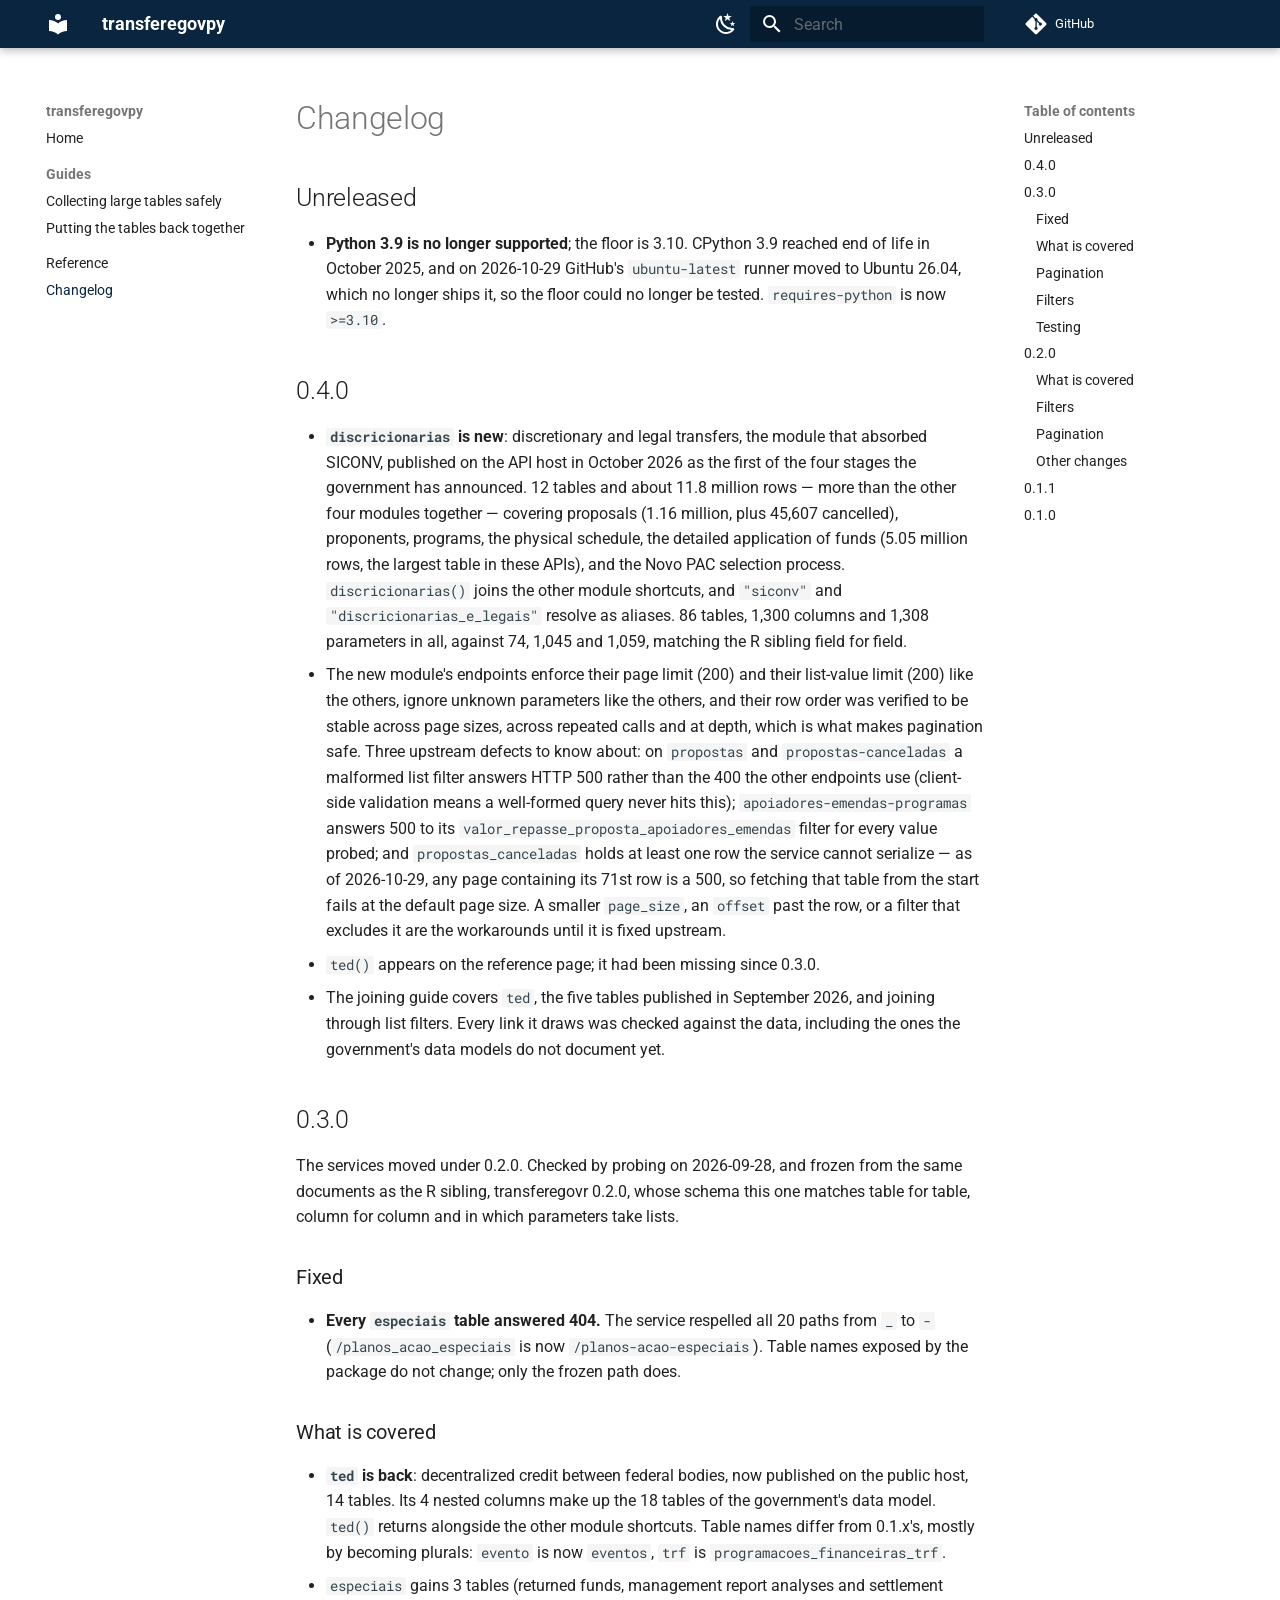
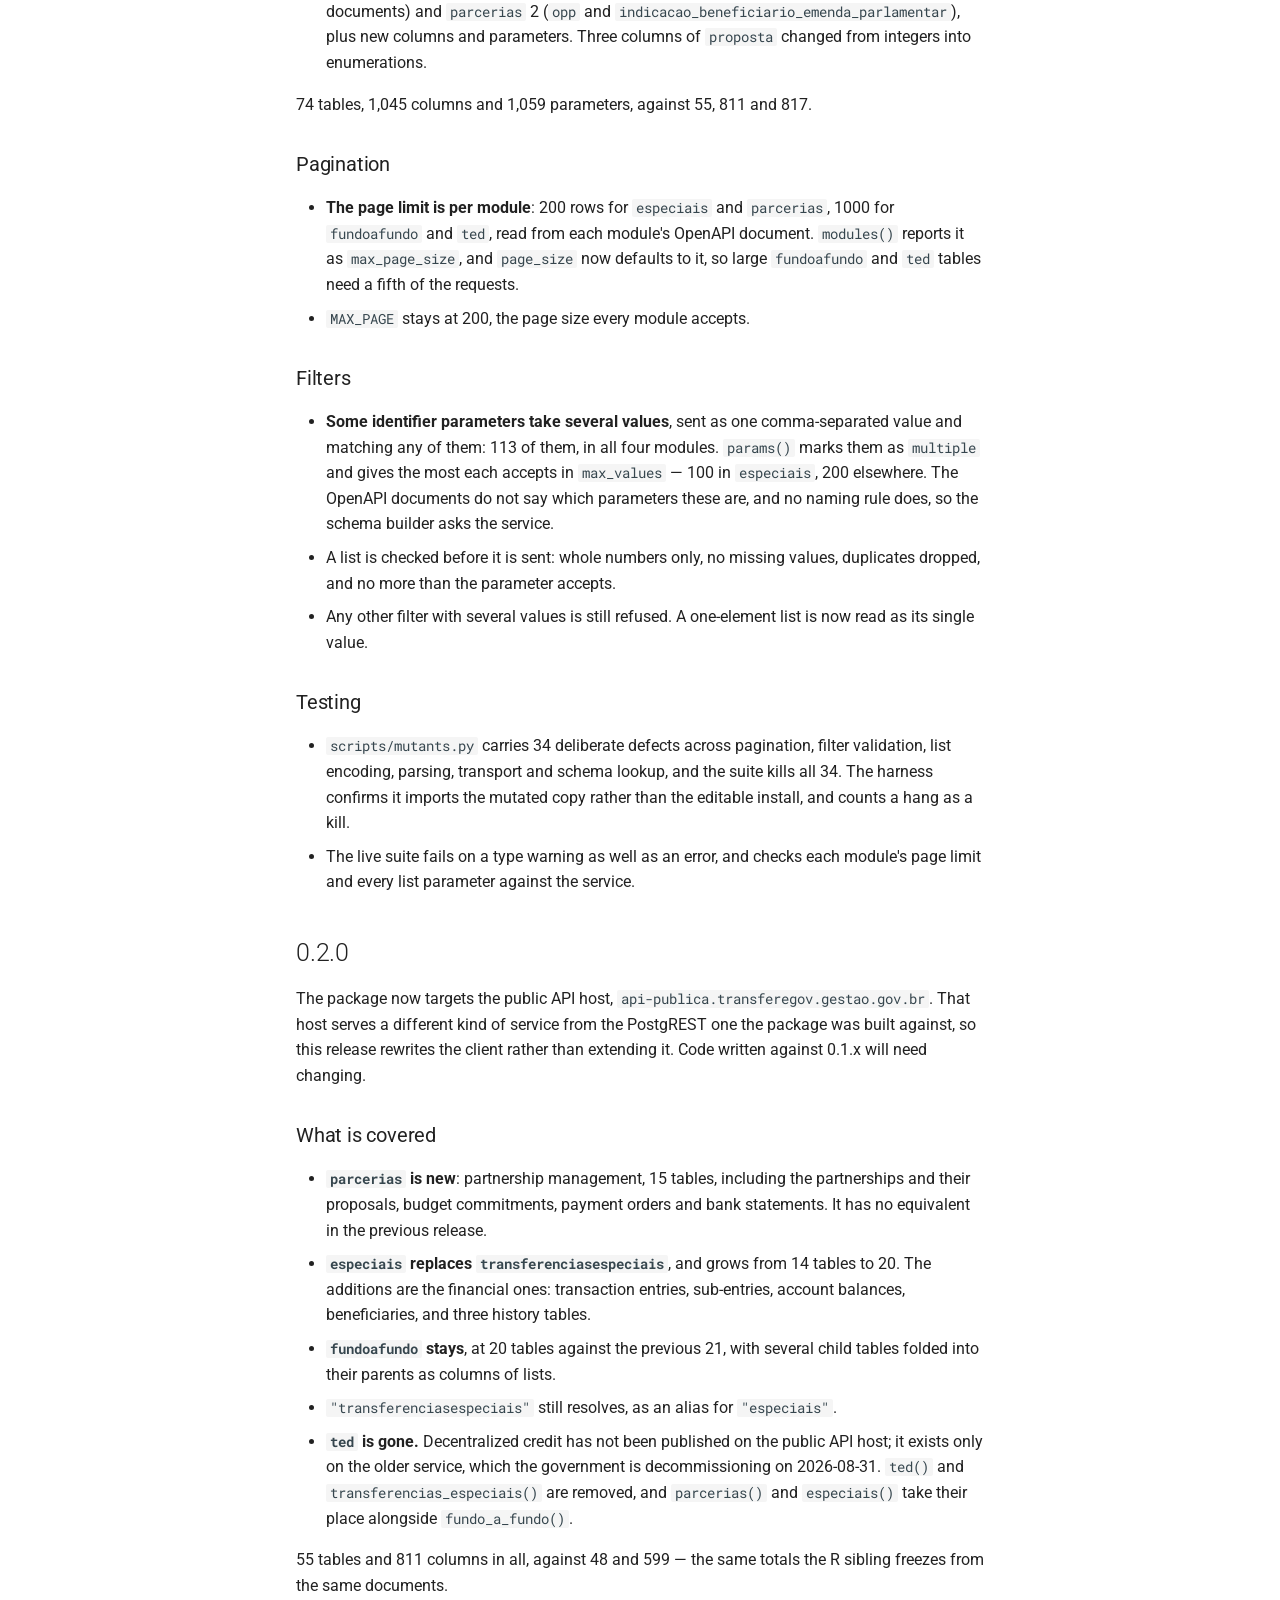
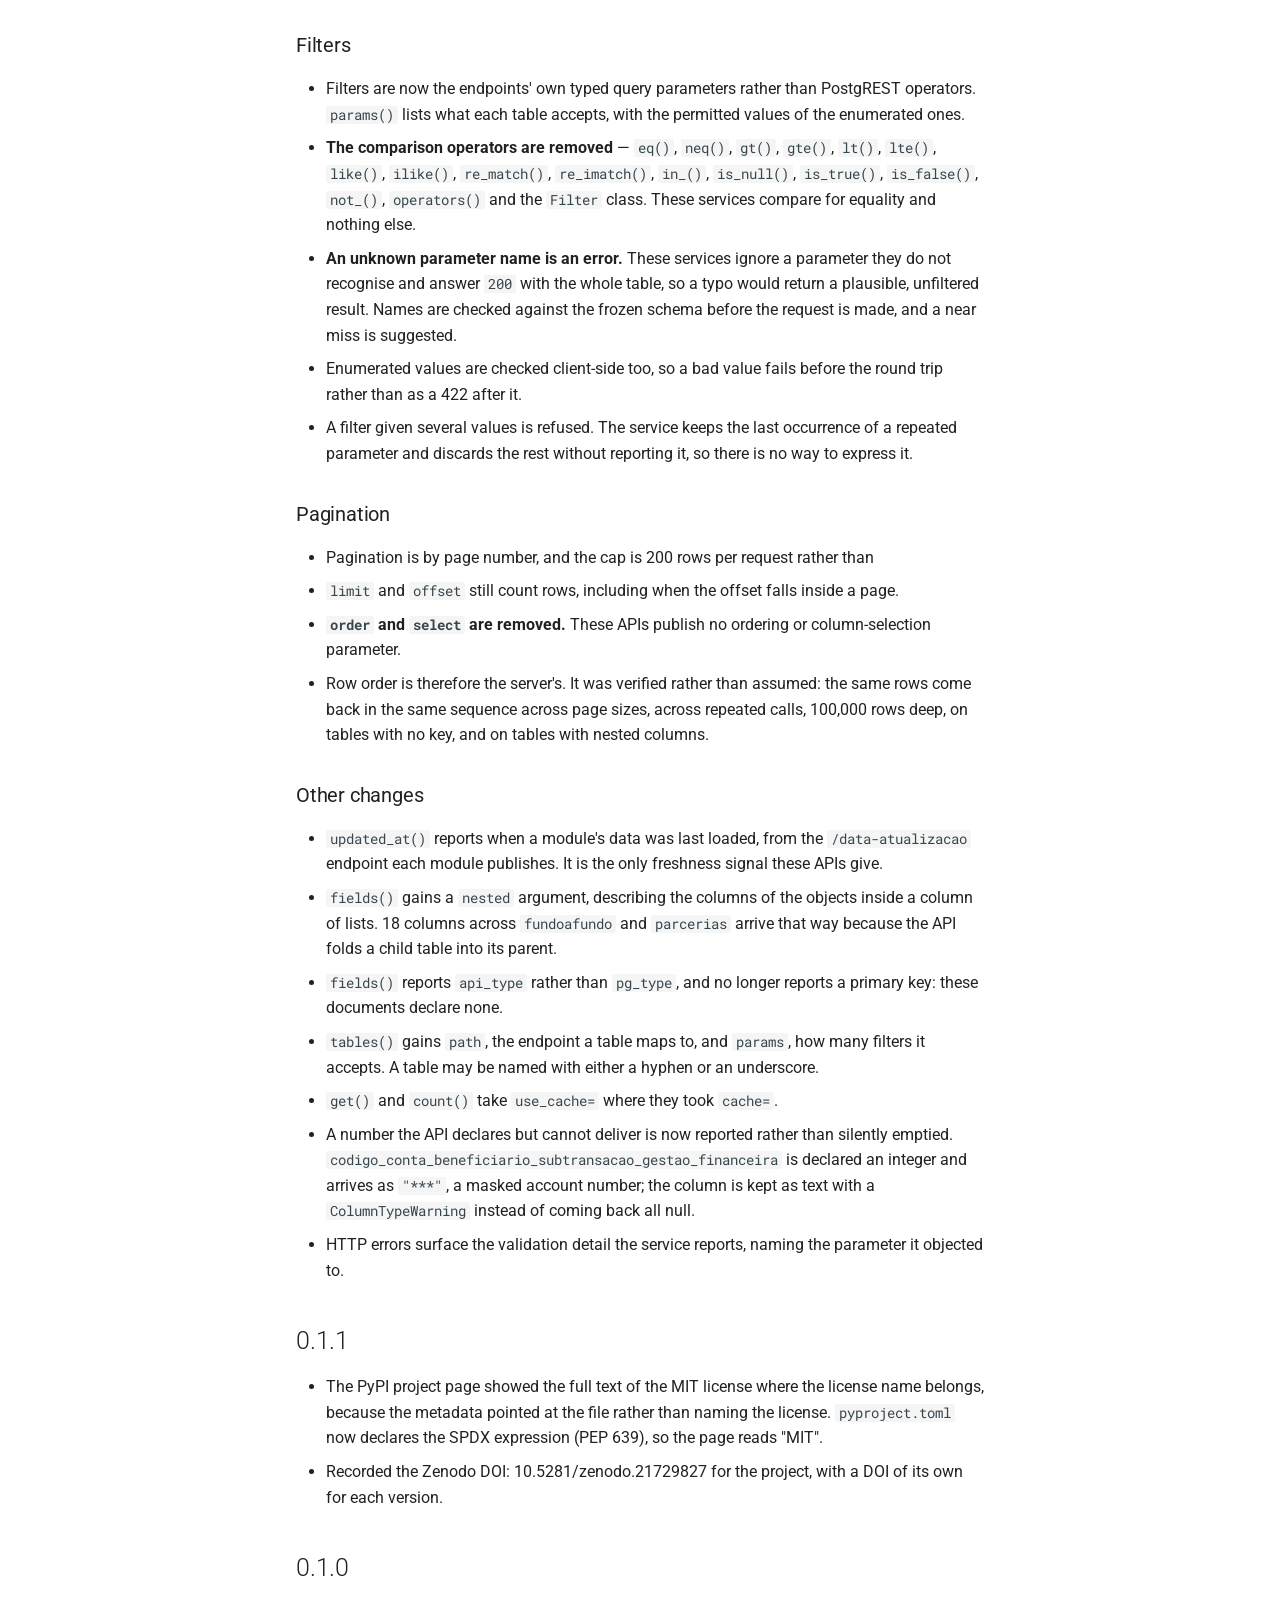
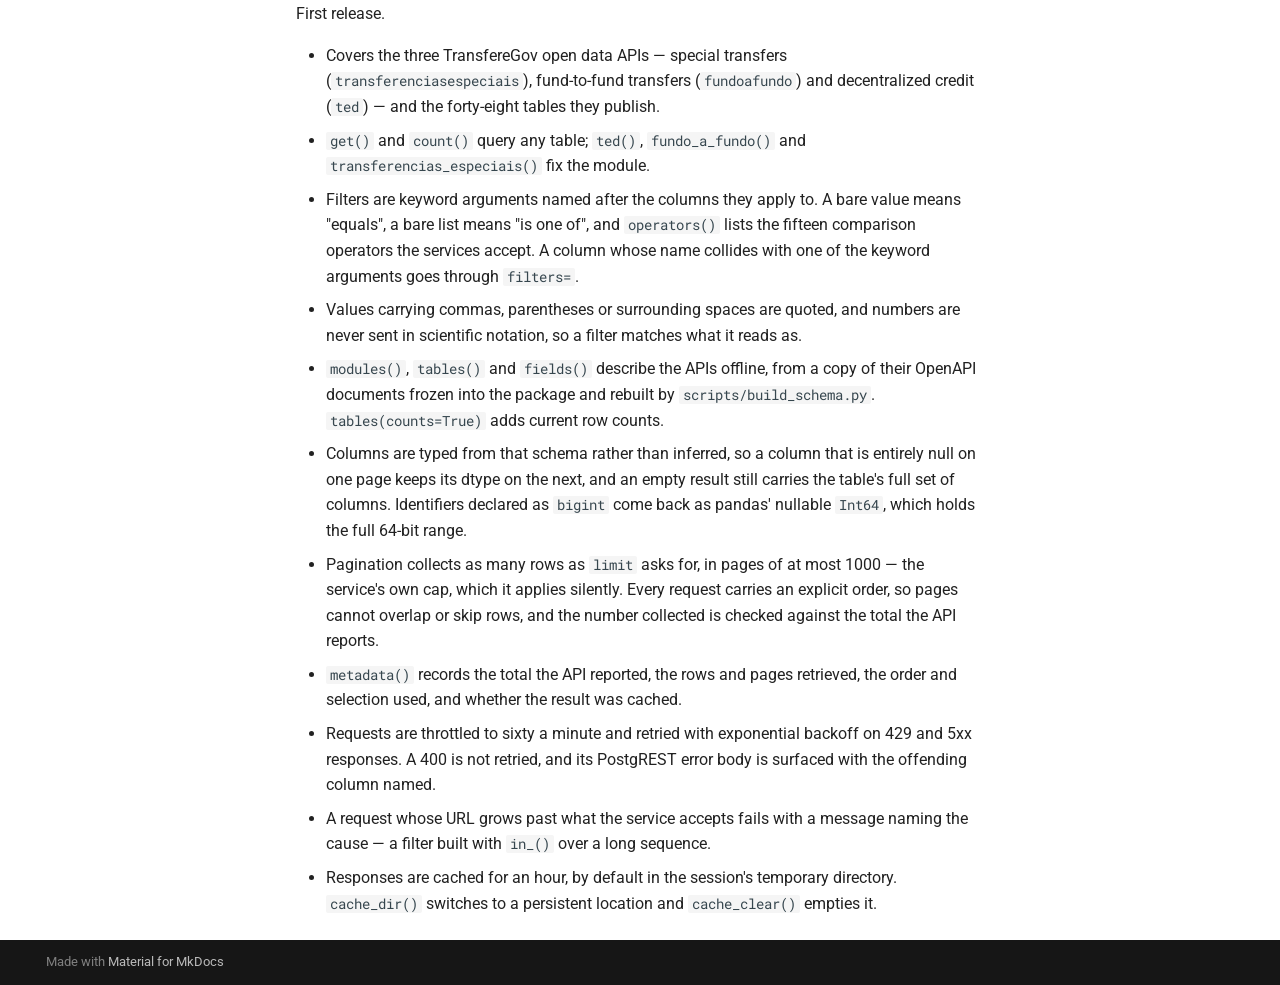
<file: changelog/index.html>
<!doctype html>
<html lang="en" class="no-js">
  <head>
    
      <meta charset="utf-8">
      <meta name="viewport" content="width=device-width,initial-scale=1">
      
        <meta name="description" content="Access the TransfereGov open data APIs from Python">
      
      
      
        <link rel="canonical" href="https://strategicprojects.github.io/transferegovpy/changelog/">
      
      
        <link rel="prev" href="../reference/">
      
      
      
        
      
      
      <link rel="icon" href="../assets/images/favicon.png">
      <meta name="generator" content="mkdocs-1.6.1, mkdocs-material-9.8.0">
    
    
      
        <title>Changelog - transferegovpy</title>
      
    
    
      <link rel="stylesheet" href="../assets/stylesheets/main.57a0d79d.min.css">
      
        
        <link rel="stylesheet" href="../assets/stylesheets/palette.fb2fffe2.min.css">
      
      


    
    
      
    
    
      
        
        
        <link rel="preconnect" href="https://fonts.gstatic.com" crossorigin>
        <link rel="stylesheet" href="https://fonts.googleapis.com/css?family=Roboto:300,300i,400,400i,700,700i%7CRoboto+Mono:400,400i,700,700i&display=fallback">
        <style>:root{--md-text-font:"Roboto";--md-code-font:"Roboto Mono"}</style>
      
    
    
      <link rel="stylesheet" href="../assets/_mkdocstrings.css">
    
      <link rel="stylesheet" href="../extra.css">
    
    <script>__md_scope=new URL("..",location),__md_hash=e=>[...e].reduce(((e,_)=>(e<<5)-e+_.charCodeAt(0)),0),__md_get=(e,_=localStorage,t=__md_scope)=>JSON.parse(_.getItem(t.pathname+"."+e)),__md_set=(e,_,t=localStorage,a=__md_scope)=>{try{t.setItem(a.pathname+"."+e,JSON.stringify(_))}catch(e){}}</script>
    
      

    
    
  </head>
  
  
    
    
      
    
    
    
    
    <body dir="ltr" data-md-color-scheme="default" data-md-color-primary="custom" data-md-color-accent="custom">
  
    
    <input class="md-toggle" data-md-toggle="drawer" type="checkbox" id="__drawer" autocomplete="off">
    <input class="md-toggle" data-md-toggle="search" type="checkbox" id="__search" autocomplete="off">
    <label class="md-overlay" for="__drawer"></label>
    <div data-md-component="skip">
      
        
        <a href="#changelog" class="md-skip">
          Skip to content
        </a>
      
    </div>
    <div data-md-component="announce">
      
    </div>
    
    
      

  

<header class="md-header md-header--shadow" data-md-component="header">
  <nav class="md-header__inner md-grid" aria-label="Header">
    <a href=".." title="transferegovpy" class="md-header__button md-logo" aria-label="transferegovpy" data-md-component="logo">
      
  
  <svg xmlns="http://www.w3.org/2000/svg" viewBox="0 0 24 24"><path d="M12 8a3 3 0 0 0 3-3 3 3 0 0 0-3-3 3 3 0 0 0-3 3 3 3 0 0 0 3 3m0 3.54C9.64 9.35 6.5 8 3 8v11c3.5 0 6.64 1.35 9 3.54 2.36-2.19 5.5-3.54 9-3.54V8c-3.5 0-6.64 1.35-9 3.54"/></svg>

    </a>
    <label class="md-header__button md-icon" for="__drawer">
      
      <svg xmlns="http://www.w3.org/2000/svg" viewBox="0 0 24 24"><path d="M3 6h18v2H3zm0 5h18v2H3zm0 5h18v2H3z"/></svg>
    </label>
    <div class="md-header__title" data-md-component="header-title">
      <div class="md-header__ellipsis">
        <div class="md-header__topic">
          <span class="md-ellipsis">
            transferegovpy
          </span>
        </div>
        <div class="md-header__topic" data-md-component="header-topic">
          <span class="md-ellipsis">
            
              Changelog
            
          </span>
        </div>
      </div>
    </div>
    
      
        <form class="md-header__option" data-md-component="palette">
  
    
    
    
    <input class="md-option" data-md-color-media="" data-md-color-scheme="default" data-md-color-primary="custom" data-md-color-accent="custom"  aria-label="Dark mode"  type="radio" name="__palette" id="__palette_0">
    
      <label class="md-header__button md-icon" title="Dark mode" for="__palette_1" hidden>
        <svg xmlns="http://www.w3.org/2000/svg" viewBox="0 0 24 24"><path d="m17.75 4.09-2.53 1.94.91 3.06-2.63-1.81-2.63 1.81.91-3.06-2.53-1.94L12.44 4l1.06-3 1.06 3zm3.5 6.91-1.64 1.25.59 1.98-1.7-1.17-1.7 1.17.59-1.98L15.75 11l2.06-.05L18.5 9l.69 1.95zm-2.28 4.95c.83-.08 1.72 1.1 1.19 1.85-.32.45-.66.87-1.08 1.27C15.17 23 8.84 23 4.94 19.07c-3.91-3.9-3.91-10.24 0-14.14.4-.4.82-.76 1.27-1.08.75-.53 1.93.36 1.85 1.19-.27 2.86.69 5.83 2.89 8.02a9.96 9.96 0 0 0 8.02 2.89m-1.64 2.02a12.08 12.08 0 0 1-7.8-3.47c-2.17-2.19-3.33-5-3.49-7.82-2.81 3.14-2.7 7.96.31 10.98 3.02 3.01 7.84 3.12 10.98.31"/></svg>
      </label>
    
  
    
    
    
    <input class="md-option" data-md-color-media="" data-md-color-scheme="slate" data-md-color-primary="custom" data-md-color-accent="custom"  aria-label="Light mode"  type="radio" name="__palette" id="__palette_1">
    
      <label class="md-header__button md-icon" title="Light mode" for="__palette_0" hidden>
        <svg xmlns="http://www.w3.org/2000/svg" viewBox="0 0 24 24"><path d="M12 7a5 5 0 0 1 5 5 5 5 0 0 1-5 5 5 5 0 0 1-5-5 5 5 0 0 1 5-5m0 2a3 3 0 0 0-3 3 3 3 0 0 0 3 3 3 3 0 0 0 3-3 3 3 0 0 0-3-3m0-7 2.39 3.42C13.65 5.15 12.84 5 12 5s-1.65.15-2.39.42zM3.34 7l4.16-.35A7.2 7.2 0 0 0 5.94 8.5c-.44.74-.69 1.5-.83 2.29zm.02 10 1.76-3.77a7.131 7.131 0 0 0 2.38 4.14zM20.65 7l-1.77 3.79a7.02 7.02 0 0 0-2.38-4.15zm-.01 10-4.14.36c.59-.51 1.12-1.14 1.54-1.86.42-.73.69-1.5.83-2.29zM12 22l-2.41-3.44c.74.27 1.55.44 2.41.44.82 0 1.63-.17 2.37-.44z"/></svg>
      </label>
    
  
</form>
      
    
    
      <script>var palette=__md_get("__palette");if(palette&&palette.color){if("(prefers-color-scheme)"===palette.color.media){var media=matchMedia("(prefers-color-scheme: light)"),input=document.querySelector(media.matches?"[data-md-color-media='(prefers-color-scheme: light)']":"[data-md-color-media='(prefers-color-scheme: dark)']");palette.color.media=input.getAttribute("data-md-color-media"),palette.color.scheme=input.getAttribute("data-md-color-scheme"),palette.color.primary=input.getAttribute("data-md-color-primary"),palette.color.accent=input.getAttribute("data-md-color-accent")}for(var[key,value]of Object.entries(palette.color))document.body.setAttribute("data-md-color-"+key,value)}</script>
    
    
    
      
      
        <label class="md-header__button md-icon" for="__search">
          
          <svg xmlns="http://www.w3.org/2000/svg" viewBox="0 0 24 24"><path d="M9.5 3A6.5 6.5 0 0 1 16 9.5c0 1.61-.59 3.09-1.56 4.23l.27.27h.79l5 5-1.5 1.5-5-5v-.79l-.27-.27A6.52 6.52 0 0 1 9.5 16 6.5 6.5 0 0 1 3 9.5 6.5 6.5 0 0 1 9.5 3m0 2C7 5 5 7 5 9.5S7 14 9.5 14 14 12 14 9.5 12 5 9.5 5"/></svg>
        </label>
        <div class="md-search" data-md-component="search" role="dialog">
  <label class="md-search__overlay" for="__search"></label>
  <div class="md-search__inner" role="search">
    <form class="md-search__form" name="search">
      <input type="text" class="md-search__input" name="query" aria-label="Search" placeholder="Search" autocapitalize="off" autocorrect="off" autocomplete="off" spellcheck="false" data-md-component="search-query" required>
      <label class="md-search__icon md-icon" for="__search">
        
        <svg xmlns="http://www.w3.org/2000/svg" viewBox="0 0 24 24"><path d="M9.5 3A6.5 6.5 0 0 1 16 9.5c0 1.61-.59 3.09-1.56 4.23l.27.27h.79l5 5-1.5 1.5-5-5v-.79l-.27-.27A6.52 6.52 0 0 1 9.5 16 6.5 6.5 0 0 1 3 9.5 6.5 6.5 0 0 1 9.5 3m0 2C7 5 5 7 5 9.5S7 14 9.5 14 14 12 14 9.5 12 5 9.5 5"/></svg>
        
        <svg xmlns="http://www.w3.org/2000/svg" viewBox="0 0 24 24"><path d="M20 11v2H8l5.5 5.5-1.42 1.42L4.16 12l7.92-7.92L13.5 5.5 8 11z"/></svg>
      </label>
      <nav class="md-search__options" aria-label="Search">
        
        <button type="reset" class="md-search__icon md-icon" title="Clear" aria-label="Clear" tabindex="-1">
          
          <svg xmlns="http://www.w3.org/2000/svg" viewBox="0 0 24 24"><path d="M19 6.41 17.59 5 12 10.59 6.41 5 5 6.41 10.59 12 5 17.59 6.41 19 12 13.41 17.59 19 19 17.59 13.41 12z"/></svg>
        </button>
      </nav>
      
        <div class="md-search__suggest" data-md-component="search-suggest"></div>
      
    </form>
    <div class="md-search__output">
      <div class="md-search__scrollwrap" tabindex="0" data-md-scrollfix>
        <div class="md-search-result" data-md-component="search-result">
          <div class="md-search-result__meta">
            Initializing search
          </div>
          <ol class="md-search-result__list" role="presentation"></ol>
        </div>
      </div>
    </div>
  </div>
</div>
      
    
    
      <div class="md-header__source">
        <a href="https://github.com/StrategicProjects/transferegovpy" title="Go to repository" class="md-source" data-md-component="source">
  <div class="md-source__icon md-icon">
    
    <svg xmlns="http://www.w3.org/2000/svg" viewBox="0 0 448 512"><!--! Font Awesome Free 7.1.0 by @fontawesome - https://fontawesome.com License - https://fontawesome.com/license/free (Icons: CC BY 4.0, Fonts: SIL OFL 1.1, Code: MIT License) Copyright 2025 Fonticons, Inc.--><path d="M439.6 236.1 244 40.5c-5.4-5.5-12.8-8.5-20.4-8.5s-15 3-20.4 8.4L162.5 81l51.5 51.5c27.1-9.1 52.7 16.8 43.4 43.7l49.7 49.7c34.2-11.8 61.2 31 35.5 56.7-26.5 26.5-70.2-2.9-56-37.3L240.3 199v121.9c25.3 12.5 22.3 41.8 9.1 55-6.4 6.4-15.2 10.1-24.3 10.1s-17.8-3.6-24.3-10.1c-17.6-17.6-11.1-46.9 11.2-56v-123c-20.8-8.5-24.6-30.7-18.6-45L142.6 101 8.5 235.1C3 240.6 0 247.9 0 255.5s3 15 8.5 20.4l195.6 195.7c5.4 5.4 12.7 8.4 20.4 8.4s15-3 20.4-8.4l194.7-194.7c5.4-5.4 8.4-12.8 8.4-20.4s-3-15-8.4-20.4"/></svg>
  </div>
  <div class="md-source__repository">
    GitHub
  </div>
</a>
      </div>
    
  </nav>
  
</header>
    
    <div class="md-container" data-md-component="container">
      
      
        
          
        
      
      <main class="md-main" data-md-component="main">
        <div class="md-main__inner md-grid">
          
            
              
              <div class="md-sidebar md-sidebar--primary" data-md-component="sidebar" data-md-type="navigation" >
                <div class="md-sidebar__scrollwrap">
                  <div class="md-sidebar__inner">
                    



<nav class="md-nav md-nav--primary" aria-label="Navigation" data-md-level="0">
  <label class="md-nav__title" for="__drawer">
    <a href=".." title="transferegovpy" class="md-nav__button md-logo" aria-label="transferegovpy" data-md-component="logo">
      
  
  <svg xmlns="http://www.w3.org/2000/svg" viewBox="0 0 24 24"><path d="M12 8a3 3 0 0 0 3-3 3 3 0 0 0-3-3 3 3 0 0 0-3 3 3 3 0 0 0 3 3m0 3.54C9.64 9.35 6.5 8 3 8v11c3.5 0 6.64 1.35 9 3.54 2.36-2.19 5.5-3.54 9-3.54V8c-3.5 0-6.64 1.35-9 3.54"/></svg>

    </a>
    transferegovpy
  </label>
  
    <div class="md-nav__source">
      <a href="https://github.com/StrategicProjects/transferegovpy" title="Go to repository" class="md-source" data-md-component="source">
  <div class="md-source__icon md-icon">
    
    <svg xmlns="http://www.w3.org/2000/svg" viewBox="0 0 448 512"><!--! Font Awesome Free 7.1.0 by @fontawesome - https://fontawesome.com License - https://fontawesome.com/license/free (Icons: CC BY 4.0, Fonts: SIL OFL 1.1, Code: MIT License) Copyright 2025 Fonticons, Inc.--><path d="M439.6 236.1 244 40.5c-5.4-5.5-12.8-8.5-20.4-8.5s-15 3-20.4 8.4L162.5 81l51.5 51.5c27.1-9.1 52.7 16.8 43.4 43.7l49.7 49.7c34.2-11.8 61.2 31 35.5 56.7-26.5 26.5-70.2-2.9-56-37.3L240.3 199v121.9c25.3 12.5 22.3 41.8 9.1 55-6.4 6.4-15.2 10.1-24.3 10.1s-17.8-3.6-24.3-10.1c-17.6-17.6-11.1-46.9 11.2-56v-123c-20.8-8.5-24.6-30.7-18.6-45L142.6 101 8.5 235.1C3 240.6 0 247.9 0 255.5s3 15 8.5 20.4l195.6 195.7c5.4 5.4 12.7 8.4 20.4 8.4s15-3 20.4-8.4l194.7-194.7c5.4-5.4 8.4-12.8 8.4-20.4s-3-15-8.4-20.4"/></svg>
  </div>
  <div class="md-source__repository">
    GitHub
  </div>
</a>
    </div>
  
  <ul class="md-nav__list" data-md-scrollfix>
    
      
      
  
  
  
  
    <li class="md-nav__item">
      <a href=".." class="md-nav__link">
        
  
  
  <span class="md-ellipsis">
    
  
    Home
  

    
  </span>
  
  

      </a>
    </li>
  

    
      
      
  
  
  
  
    
    
    
    
      
        
        
      
    
    
    <li class="md-nav__item md-nav__item--section md-nav__item--nested">
      
        
        
        <input class="md-nav__toggle md-toggle " type="checkbox" id="__nav_2" >
        
          
          <label class="md-nav__link" for="__nav_2" id="__nav_2_label" tabindex="">
            
  
  
  <span class="md-ellipsis">
    
  
    Guides
  

    
  </span>
  
  

            <span class="md-nav__icon md-icon"></span>
          </label>
        
        <nav class="md-nav" data-md-level="1" aria-labelledby="__nav_2_label" aria-expanded="false">
          <label class="md-nav__title" for="__nav_2">
            <span class="md-nav__icon md-icon"></span>
            
  
    Guides
  

          </label>
          <ul class="md-nav__list" data-md-scrollfix>
            
              
                
  
  
  
  
    <li class="md-nav__item">
      <a href="../pagination/" class="md-nav__link">
        
  
  
  <span class="md-ellipsis">
    
  
    Collecting large tables safely
  

    
  </span>
  
  

      </a>
    </li>
  

              
            
              
                
  
  
  
  
    <li class="md-nav__item">
      <a href="../joining-tables/" class="md-nav__link">
        
  
  
  <span class="md-ellipsis">
    
  
    Putting the tables back together
  

    
  </span>
  
  

      </a>
    </li>
  

              
            
          </ul>
        </nav>
      
    </li>
  

    
      
      
  
  
  
  
    <li class="md-nav__item">
      <a href="../reference/" class="md-nav__link">
        
  
  
  <span class="md-ellipsis">
    
  
    Reference
  

    
  </span>
  
  

      </a>
    </li>
  

    
      
      
  
  
    
  
  
  
    <li class="md-nav__item md-nav__item--active">
      
      <input class="md-nav__toggle md-toggle" type="checkbox" id="__toc">
      
      
        
      
      
        <label class="md-nav__link md-nav__link--active" for="__toc">
          
  
  
  <span class="md-ellipsis">
    
  
    Changelog
  

    
  </span>
  
  

          <span class="md-nav__icon md-icon"></span>
        </label>
      
      <a href="./" class="md-nav__link md-nav__link--active">
        
  
  
  <span class="md-ellipsis">
    
  
    Changelog
  

    
  </span>
  
  

      </a>
      
        

<nav class="md-nav md-nav--secondary" aria-label="Table of contents">
  
  
  
    
  
  
    <label class="md-nav__title" for="__toc">
      <span class="md-nav__icon md-icon"></span>
      Table of contents
    </label>
    <ul class="md-nav__list" data-md-component="toc" data-md-scrollfix>
      
        <li class="md-nav__item">
  <a href="#unreleased" class="md-nav__link">
    <span class="md-ellipsis">
      
        Unreleased
      
    </span>
  </a>
  
</li>
      
        <li class="md-nav__item">
  <a href="#040" class="md-nav__link">
    <span class="md-ellipsis">
      
        0.4.0
      
    </span>
  </a>
  
</li>
      
        <li class="md-nav__item">
  <a href="#030" class="md-nav__link">
    <span class="md-ellipsis">
      
        0.3.0
      
    </span>
  </a>
  
    <nav class="md-nav" aria-label="0.3.0">
      <ul class="md-nav__list">
        
          <li class="md-nav__item">
  <a href="#fixed" class="md-nav__link">
    <span class="md-ellipsis">
      
        Fixed
      
    </span>
  </a>
  
</li>
        
          <li class="md-nav__item">
  <a href="#what-is-covered" class="md-nav__link">
    <span class="md-ellipsis">
      
        What is covered
      
    </span>
  </a>
  
</li>
        
          <li class="md-nav__item">
  <a href="#pagination" class="md-nav__link">
    <span class="md-ellipsis">
      
        Pagination
      
    </span>
  </a>
  
</li>
        
          <li class="md-nav__item">
  <a href="#filters" class="md-nav__link">
    <span class="md-ellipsis">
      
        Filters
      
    </span>
  </a>
  
</li>
        
          <li class="md-nav__item">
  <a href="#testing" class="md-nav__link">
    <span class="md-ellipsis">
      
        Testing
      
    </span>
  </a>
  
</li>
        
      </ul>
    </nav>
  
</li>
      
        <li class="md-nav__item">
  <a href="#020" class="md-nav__link">
    <span class="md-ellipsis">
      
        0.2.0
      
    </span>
  </a>
  
    <nav class="md-nav" aria-label="0.2.0">
      <ul class="md-nav__list">
        
          <li class="md-nav__item">
  <a href="#what-is-covered_1" class="md-nav__link">
    <span class="md-ellipsis">
      
        What is covered
      
    </span>
  </a>
  
</li>
        
          <li class="md-nav__item">
  <a href="#filters_1" class="md-nav__link">
    <span class="md-ellipsis">
      
        Filters
      
    </span>
  </a>
  
</li>
        
          <li class="md-nav__item">
  <a href="#pagination_1" class="md-nav__link">
    <span class="md-ellipsis">
      
        Pagination
      
    </span>
  </a>
  
</li>
        
          <li class="md-nav__item">
  <a href="#other-changes" class="md-nav__link">
    <span class="md-ellipsis">
      
        Other changes
      
    </span>
  </a>
  
</li>
        
      </ul>
    </nav>
  
</li>
      
        <li class="md-nav__item">
  <a href="#011" class="md-nav__link">
    <span class="md-ellipsis">
      
        0.1.1
      
    </span>
  </a>
  
</li>
      
        <li class="md-nav__item">
  <a href="#010" class="md-nav__link">
    <span class="md-ellipsis">
      
        0.1.0
      
    </span>
  </a>
  
</li>
      
    </ul>
  
</nav>
      
    </li>
  

    
  </ul>
</nav>
                  </div>
                </div>
              </div>
            
            
              
              <div class="md-sidebar md-sidebar--secondary" data-md-component="sidebar" data-md-type="toc" >
                <div class="md-sidebar__scrollwrap">
                  <div class="md-sidebar__inner">
                    

<nav class="md-nav md-nav--secondary" aria-label="Table of contents">
  
  
  
    
  
  
    <label class="md-nav__title" for="__toc">
      <span class="md-nav__icon md-icon"></span>
      Table of contents
    </label>
    <ul class="md-nav__list" data-md-component="toc" data-md-scrollfix>
      
        <li class="md-nav__item">
  <a href="#unreleased" class="md-nav__link">
    <span class="md-ellipsis">
      
        Unreleased
      
    </span>
  </a>
  
</li>
      
        <li class="md-nav__item">
  <a href="#040" class="md-nav__link">
    <span class="md-ellipsis">
      
        0.4.0
      
    </span>
  </a>
  
</li>
      
        <li class="md-nav__item">
  <a href="#030" class="md-nav__link">
    <span class="md-ellipsis">
      
        0.3.0
      
    </span>
  </a>
  
    <nav class="md-nav" aria-label="0.3.0">
      <ul class="md-nav__list">
        
          <li class="md-nav__item">
  <a href="#fixed" class="md-nav__link">
    <span class="md-ellipsis">
      
        Fixed
      
    </span>
  </a>
  
</li>
        
          <li class="md-nav__item">
  <a href="#what-is-covered" class="md-nav__link">
    <span class="md-ellipsis">
      
        What is covered
      
    </span>
  </a>
  
</li>
        
          <li class="md-nav__item">
  <a href="#pagination" class="md-nav__link">
    <span class="md-ellipsis">
      
        Pagination
      
    </span>
  </a>
  
</li>
        
          <li class="md-nav__item">
  <a href="#filters" class="md-nav__link">
    <span class="md-ellipsis">
      
        Filters
      
    </span>
  </a>
  
</li>
        
          <li class="md-nav__item">
  <a href="#testing" class="md-nav__link">
    <span class="md-ellipsis">
      
        Testing
      
    </span>
  </a>
  
</li>
        
      </ul>
    </nav>
  
</li>
      
        <li class="md-nav__item">
  <a href="#020" class="md-nav__link">
    <span class="md-ellipsis">
      
        0.2.0
      
    </span>
  </a>
  
    <nav class="md-nav" aria-label="0.2.0">
      <ul class="md-nav__list">
        
          <li class="md-nav__item">
  <a href="#what-is-covered_1" class="md-nav__link">
    <span class="md-ellipsis">
      
        What is covered
      
    </span>
  </a>
  
</li>
        
          <li class="md-nav__item">
  <a href="#filters_1" class="md-nav__link">
    <span class="md-ellipsis">
      
        Filters
      
    </span>
  </a>
  
</li>
        
          <li class="md-nav__item">
  <a href="#pagination_1" class="md-nav__link">
    <span class="md-ellipsis">
      
        Pagination
      
    </span>
  </a>
  
</li>
        
          <li class="md-nav__item">
  <a href="#other-changes" class="md-nav__link">
    <span class="md-ellipsis">
      
        Other changes
      
    </span>
  </a>
  
</li>
        
      </ul>
    </nav>
  
</li>
      
        <li class="md-nav__item">
  <a href="#011" class="md-nav__link">
    <span class="md-ellipsis">
      
        0.1.1
      
    </span>
  </a>
  
</li>
      
        <li class="md-nav__item">
  <a href="#010" class="md-nav__link">
    <span class="md-ellipsis">
      
        0.1.0
      
    </span>
  </a>
  
</li>
      
    </ul>
  
</nav>
                  </div>
                </div>
              </div>
            
          
          
            <div class="md-content" data-md-component="content">
              
              <article class="md-content__inner md-typeset">
                
                  



<h1 id="changelog">Changelog<a class="headerlink" href="#changelog" title="Permanent link">&para;</a></h1>
<h2 id="unreleased">Unreleased<a class="headerlink" href="#unreleased" title="Permanent link">&para;</a></h2>
<ul>
<li><strong>Python 3.9 is no longer supported</strong>; the floor is 3.10. CPython 3.9
  reached end of life in October 2025, and on 2026-10-29 GitHub's
  <code>ubuntu-latest</code> runner moved to Ubuntu 26.04, which no longer ships it, so
  the floor could no longer be tested. <code>requires-python</code> is now <code>&gt;=3.10</code>.</li>
</ul>
<h2 id="040">0.4.0<a class="headerlink" href="#040" title="Permanent link">&para;</a></h2>
<ul>
<li><strong><code>discricionarias</code> is new</strong>: discretionary and legal transfers, the module
  that absorbed SICONV, published on the API host in October 2026 as the
  first of the four stages the government has announced. 12 tables and about
  11.8 million rows — more than the other four modules together — covering
  proposals (1.16 million, plus 45,607 cancelled), proponents, programs, the
  physical schedule, the detailed application of funds (5.05 million rows,
  the largest table in these APIs), and the Novo PAC selection process.
  <code>discricionarias()</code> joins the other module shortcuts, and <code>"siconv"</code> and
  <code>"discricionarias_e_legais"</code> resolve as aliases. 86 tables, 1,300 columns
  and 1,308 parameters in all, against 74, 1,045 and 1,059, matching the R
  sibling field for field.</li>
<li>The new module's endpoints enforce their page limit (200) and their
  list-value limit (200) like the others, ignore unknown parameters like the
  others, and their row order was verified to be stable across page sizes,
  across repeated calls and at depth, which is what makes pagination safe.
  Three upstream defects to know about: on <code>propostas</code> and
  <code>propostas-canceladas</code> a malformed list filter answers HTTP 500 rather
  than the 400 the other endpoints use (client-side validation means a
  well-formed query never hits this); <code>apoiadores-emendas-programas</code> answers
  500 to its <code>valor_repasse_proposta_apoiadores_emendas</code> filter for every
  value probed; and <code>propostas_canceladas</code> holds at least one row the
  service cannot serialize — as of 2026-10-29, any page containing its 71st
  row is a 500, so fetching that table from the start fails at the default
  page size. A smaller <code>page_size</code>, an <code>offset</code> past the row, or a filter
  that excludes it are the workarounds until it is fixed upstream.</li>
<li><code>ted()</code> appears on the reference page; it had been missing since 0.3.0.</li>
<li>The joining guide covers <code>ted</code>, the five tables published in September 2026,
  and joining through list filters. Every link it draws was checked against the
  data, including the ones the government's data models do not document yet.</li>
</ul>
<h2 id="030">0.3.0<a class="headerlink" href="#030" title="Permanent link">&para;</a></h2>
<p>The services moved under 0.2.0. Checked by probing on 2026-09-28, and frozen
from the same documents as the R sibling, transferegovr 0.2.0, whose schema
this one matches table for table, column for column and in which parameters
take lists.</p>
<h3 id="fixed">Fixed<a class="headerlink" href="#fixed" title="Permanent link">&para;</a></h3>
<ul>
<li><strong>Every <code>especiais</code> table answered 404.</strong> The service respelled all 20 paths
  from <code>_</code> to <code>-</code> (<code>/planos_acao_especiais</code> is now <code>/planos-acao-especiais</code>).
  Table names exposed by the package do not change; only the frozen path does.</li>
</ul>
<h3 id="what-is-covered">What is covered<a class="headerlink" href="#what-is-covered" title="Permanent link">&para;</a></h3>
<ul>
<li><strong><code>ted</code> is back</strong>: decentralized credit between federal bodies, now published
  on the public host, 14 tables. Its 4 nested columns make up the 18 tables of
  the government's data model. <code>ted()</code> returns alongside the other module
  shortcuts. Table names differ from 0.1.x's, mostly by becoming plurals:
  <code>evento</code> is now <code>eventos</code>, <code>trf</code> is <code>programacoes_financeiras_trf</code>.</li>
<li><code>especiais</code> gains 3 tables (returned funds, management report analyses and
  settlement documents) and <code>parcerias</code> 2 (<code>opp</code> and
  <code>indicacao_beneficiario_emenda_parlamentar</code>), plus new columns and
  parameters. Three columns of <code>proposta</code> changed from integers into
  enumerations.</li>
</ul>
<p>74 tables, 1,045 columns and 1,059 parameters, against 55, 811 and 817.</p>
<h3 id="pagination">Pagination<a class="headerlink" href="#pagination" title="Permanent link">&para;</a></h3>
<ul>
<li><strong>The page limit is per module</strong>: 200 rows for <code>especiais</code> and <code>parcerias</code>,
  1000 for <code>fundoafundo</code> and <code>ted</code>, read from each module's OpenAPI document.
  <code>modules()</code> reports it as <code>max_page_size</code>, and <code>page_size</code> now defaults to
  it, so large <code>fundoafundo</code> and <code>ted</code> tables need a fifth of the requests.</li>
<li><code>MAX_PAGE</code> stays at 200, the page size every module accepts.</li>
</ul>
<h3 id="filters">Filters<a class="headerlink" href="#filters" title="Permanent link">&para;</a></h3>
<ul>
<li><strong>Some identifier parameters take several values</strong>, sent as one
  comma-separated value and matching any of them: 113 of them, in all four
  modules. <code>params()</code> marks them as <code>multiple</code> and gives the most each accepts
  in <code>max_values</code> — 100 in <code>especiais</code>, 200 elsewhere. The OpenAPI documents do
  not say which parameters these are, and no naming rule does, so the schema
  builder asks the service.</li>
<li>A list is checked before it is sent: whole numbers only, no missing values,
  duplicates dropped, and no more than the parameter accepts.</li>
<li>Any other filter with several values is still refused. A one-element list is
  now read as its single value.</li>
</ul>
<h3 id="testing">Testing<a class="headerlink" href="#testing" title="Permanent link">&para;</a></h3>
<ul>
<li><code>scripts/mutants.py</code> carries 34 deliberate defects across pagination, filter
  validation, list encoding, parsing, transport and schema lookup, and the
  suite kills all 34. The harness confirms it imports the mutated copy rather
  than the editable install, and counts a hang as a kill.</li>
<li>The live suite fails on a type warning as well as an error, and checks each
  module's page limit and every list parameter against the service.</li>
</ul>
<h2 id="020">0.2.0<a class="headerlink" href="#020" title="Permanent link">&para;</a></h2>
<p>The package now targets the public API host,
<code>api-publica.transferegov.gestao.gov.br</code>. That host serves a different kind of
service from the PostgREST one the package was built against, so this release
rewrites the client rather than extending it. Code written against 0.1.x will
need changing.</p>
<h3 id="what-is-covered_1">What is covered<a class="headerlink" href="#what-is-covered_1" title="Permanent link">&para;</a></h3>
<ul>
<li><strong><code>parcerias</code> is new</strong>: partnership management, 15 tables, including the
  partnerships and their proposals, budget commitments, payment orders and bank
  statements. It has no equivalent in the previous release.</li>
<li><strong><code>especiais</code> replaces <code>transferenciasespeciais</code></strong>, and grows from 14 tables
  to 20. The additions are the financial ones: transaction entries,
  sub-entries, account balances, beneficiaries, and three history tables.</li>
<li><strong><code>fundoafundo</code> stays</strong>, at 20 tables against the previous 21, with several
  child tables folded into their parents as columns of lists.</li>
<li><code>"transferenciasespeciais"</code> still resolves, as an alias for <code>"especiais"</code>.</li>
<li><strong><code>ted</code> is gone.</strong> Decentralized credit has not been published on the public
  API host; it exists only on the older service, which the government is
  decommissioning on 2026-08-31. <code>ted()</code> and <code>transferencias_especiais()</code> are
  removed, and <code>parcerias()</code> and <code>especiais()</code> take their place alongside
  <code>fundo_a_fundo()</code>.</li>
</ul>
<p>55 tables and 811 columns in all, against 48 and 599 — the same totals the R
sibling freezes from the same documents.</p>
<h3 id="filters_1">Filters<a class="headerlink" href="#filters_1" title="Permanent link">&para;</a></h3>
<ul>
<li>Filters are now the endpoints' own typed query parameters rather than
  PostgREST operators. <code>params()</code> lists what each table accepts, with the
  permitted values of the enumerated ones.</li>
<li><strong>The comparison operators are removed</strong> — <code>eq()</code>, <code>neq()</code>, <code>gt()</code>, <code>gte()</code>,
  <code>lt()</code>, <code>lte()</code>, <code>like()</code>, <code>ilike()</code>, <code>re_match()</code>, <code>re_imatch()</code>, <code>in_()</code>,
  <code>is_null()</code>, <code>is_true()</code>, <code>is_false()</code>, <code>not_()</code>, <code>operators()</code> and the
  <code>Filter</code> class. These services compare for equality and nothing else.</li>
<li><strong>An unknown parameter name is an error.</strong> These services ignore a parameter
  they do not recognise and answer <code>200</code> with the whole table, so a typo would
  return a plausible, unfiltered result. Names are checked against the frozen
  schema before the request is made, and a near miss is suggested.</li>
<li>Enumerated values are checked client-side too, so a bad value fails before
  the round trip rather than as a 422 after it.</li>
<li>A filter given several values is refused. The service keeps the last
  occurrence of a repeated parameter and discards the rest without reporting
  it, so there is no way to express it.</li>
</ul>
<h3 id="pagination_1">Pagination<a class="headerlink" href="#pagination_1" title="Permanent link">&para;</a></h3>
<ul>
<li>Pagination is by page number, and the cap is 200 rows per request rather than</li>
<li><code>limit</code> and <code>offset</code> still count rows, including when the offset falls
  inside a page.</li>
<li><strong><code>order</code> and <code>select</code> are removed.</strong> These APIs publish no ordering or
  column-selection parameter.</li>
<li>Row order is therefore the server's. It was verified rather than assumed:
  the same rows come back in the same sequence across page sizes, across
  repeated calls, 100,000 rows deep, on tables with no key, and on tables with
  nested columns.</li>
</ul>
<h3 id="other-changes">Other changes<a class="headerlink" href="#other-changes" title="Permanent link">&para;</a></h3>
<ul>
<li><code>updated_at()</code> reports when a module's data was last loaded, from the
  <code>/data-atualizacao</code> endpoint each module publishes. It is the only freshness
  signal these APIs give.</li>
<li><code>fields()</code> gains a <code>nested</code> argument, describing the columns of the objects
  inside a column of lists. 18 columns across <code>fundoafundo</code> and <code>parcerias</code>
  arrive that way because the API folds a child table into its parent.</li>
<li><code>fields()</code> reports <code>api_type</code> rather than <code>pg_type</code>, and no longer reports a
  primary key: these documents declare none.</li>
<li><code>tables()</code> gains <code>path</code>, the endpoint a table maps to, and <code>params</code>, how many
  filters it accepts. A table may be named with either a hyphen or an
  underscore.</li>
<li><code>get()</code> and <code>count()</code> take <code>use_cache=</code> where they took <code>cache=</code>.</li>
<li>A number the API declares but cannot deliver is now reported rather than
  silently emptied. <code>codigo_conta_beneficiario_subtransacao_gestao_financeira</code>
  is declared an integer and arrives as <code>"***"</code>, a masked account number; the
  column is kept as text with a <code>ColumnTypeWarning</code> instead of coming back all
  null.</li>
<li>HTTP errors surface the validation detail the service reports, naming the
  parameter it objected to.</li>
</ul>
<h2 id="011">0.1.1<a class="headerlink" href="#011" title="Permanent link">&para;</a></h2>
<ul>
<li>The PyPI project page showed the full text of the MIT license where the
  license name belongs, because the metadata pointed at the file rather than
  naming the license. <code>pyproject.toml</code> now declares the SPDX expression
  (PEP 639), so the page reads "MIT".</li>
<li>Recorded the Zenodo DOI: 10.5281/zenodo.21729827 for the project, with a
  DOI of its own for each version.</li>
</ul>
<h2 id="010">0.1.0<a class="headerlink" href="#010" title="Permanent link">&para;</a></h2>
<p>First release.</p>
<ul>
<li>Covers the three TransfereGov open data APIs — special transfers
  (<code>transferenciasespeciais</code>), fund-to-fund transfers (<code>fundoafundo</code>) and
  decentralized credit (<code>ted</code>) — and the forty-eight tables they publish.</li>
<li><code>get()</code> and <code>count()</code> query any table; <code>ted()</code>, <code>fundo_a_fundo()</code> and
  <code>transferencias_especiais()</code> fix the module.</li>
<li>Filters are keyword arguments named after the columns they apply to. A bare
  value means "equals", a bare list means "is one of", and <code>operators()</code> lists
  the fifteen comparison operators the services accept. A column whose name
  collides with one of the keyword arguments goes through <code>filters=</code>.</li>
<li>Values carrying commas, parentheses or surrounding spaces are quoted, and
  numbers are never sent in scientific notation, so a filter matches what it
  reads as.</li>
<li><code>modules()</code>, <code>tables()</code> and <code>fields()</code> describe the APIs offline, from a copy
  of their OpenAPI documents frozen into the package and rebuilt by
  <code>scripts/build_schema.py</code>. <code>tables(counts=True)</code> adds current row counts.</li>
<li>Columns are typed from that schema rather than inferred, so a column that is
  entirely null on one page keeps its dtype on the next, and an empty result
  still carries the table's full set of columns. Identifiers declared as
  <code>bigint</code> come back as pandas' nullable <code>Int64</code>, which holds the full 64-bit
  range.</li>
<li>Pagination collects as many rows as <code>limit</code> asks for, in pages of at most
  1000 — the service's own cap, which it applies silently. Every request
  carries an explicit order, so pages cannot overlap or skip rows, and the
  number collected is checked against the total the API reports.</li>
<li><code>metadata()</code> records the total the API reported, the rows and pages
  retrieved, the order and selection used, and whether the result was cached.</li>
<li>Requests are throttled to sixty a minute and retried with exponential backoff
  on 429 and 5xx responses. A 400 is not retried, and its PostgREST error body
  is surfaced with the offending column named.</li>
<li>A request whose URL grows past what the service accepts fails with a message
  naming the cause — a filter built with <code>in_()</code> over a long sequence.</li>
<li>Responses are cached for an hour, by default in the session's temporary
  directory. <code>cache_dir()</code> switches to a persistent location and
  <code>cache_clear()</code> empties it.</li>
</ul>












                
              </article>
            </div>
          
          
<script>var target=document.getElementById(location.hash.slice(1));target&&target.name&&(target.checked=target.name.startsWith("__tabbed_"))</script>
        </div>
        
          <button type="button" class="md-top md-icon" data-md-component="top" hidden>
  
  <svg xmlns="http://www.w3.org/2000/svg" viewBox="0 0 24 24"><path d="M13 20h-2V8l-5.5 5.5-1.42-1.42L12 4.16l7.92 7.92-1.42 1.42L13 8z"/></svg>
  Back to top
</button>
        
      </main>
      
        <footer class="md-footer">
  
  <div class="md-footer-meta md-typeset">
    <div class="md-footer-meta__inner md-grid">
      <div class="md-copyright">
  
  
    Made with
    <a href="https://squidfunk.github.io/mkdocs-material/" target="_blank" rel="noopener">
      Material for MkDocs
    </a>
  
</div>
      
    </div>
  </div>
</footer>
      
    </div>
    <div class="md-dialog" data-md-component="dialog">
      <div class="md-dialog__inner md-typeset"></div>
    </div>
    
    
    
      
      
      <script id="__config" type="application/json">{"annotate": null, "base": "..", "features": ["navigation.sections", "navigation.top", "content.code.copy", "search.suggest"], "search": "../assets/javascripts/workers/search.a7633da7.min.js", "tags": null, "translations": {"clipboard.copied": "Copied to clipboard", "clipboard.copy": "Copy to clipboard", "search.result.more.one": "1 more on this page", "search.result.more.other": "# more on this page", "search.result.none": "No matching documents", "search.result.one": "1 matching document", "search.result.other": "# matching documents", "search.result.placeholder": "Type to start searching", "search.result.term.missing": "Missing", "select.version": "Select version"}, "version": null}</script>
    
    
      <script src="../assets/javascripts/bundle.c21346df.min.js"></script>
      
    
  </body>
</html>
</file>
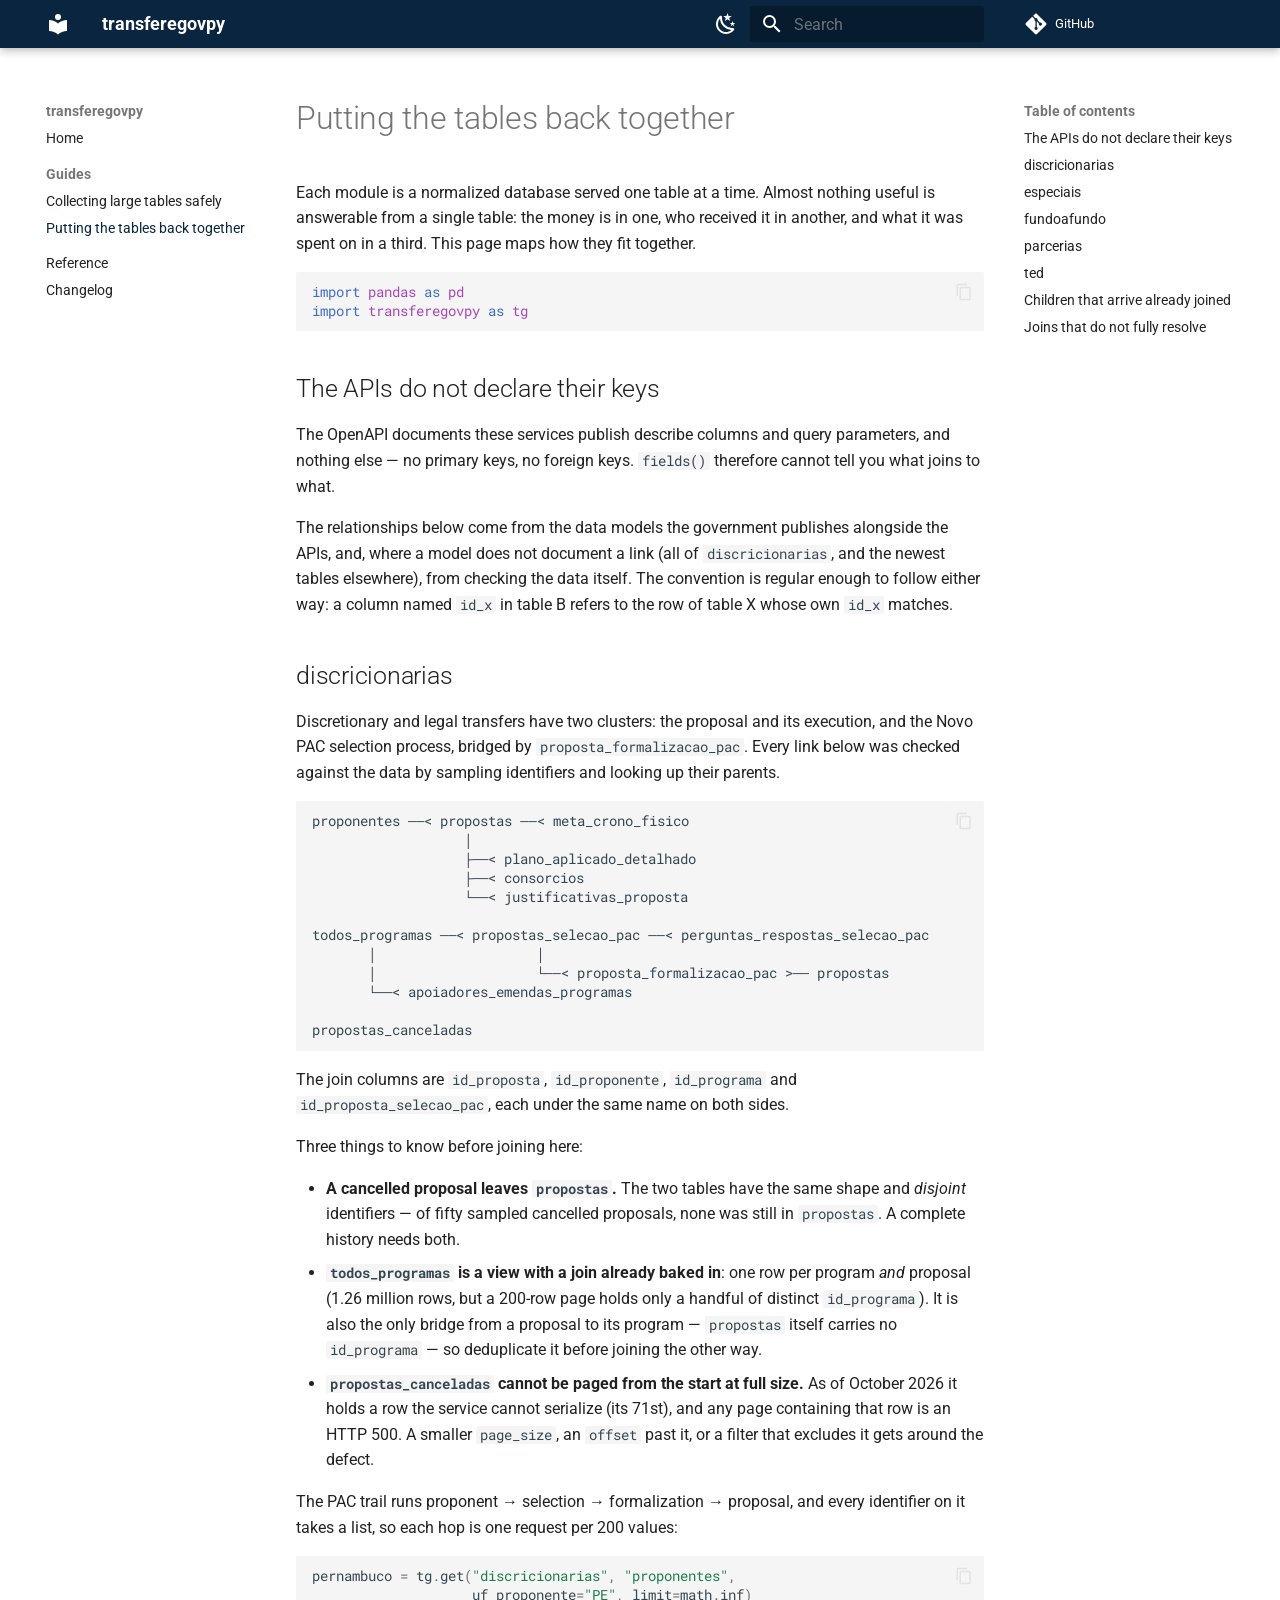
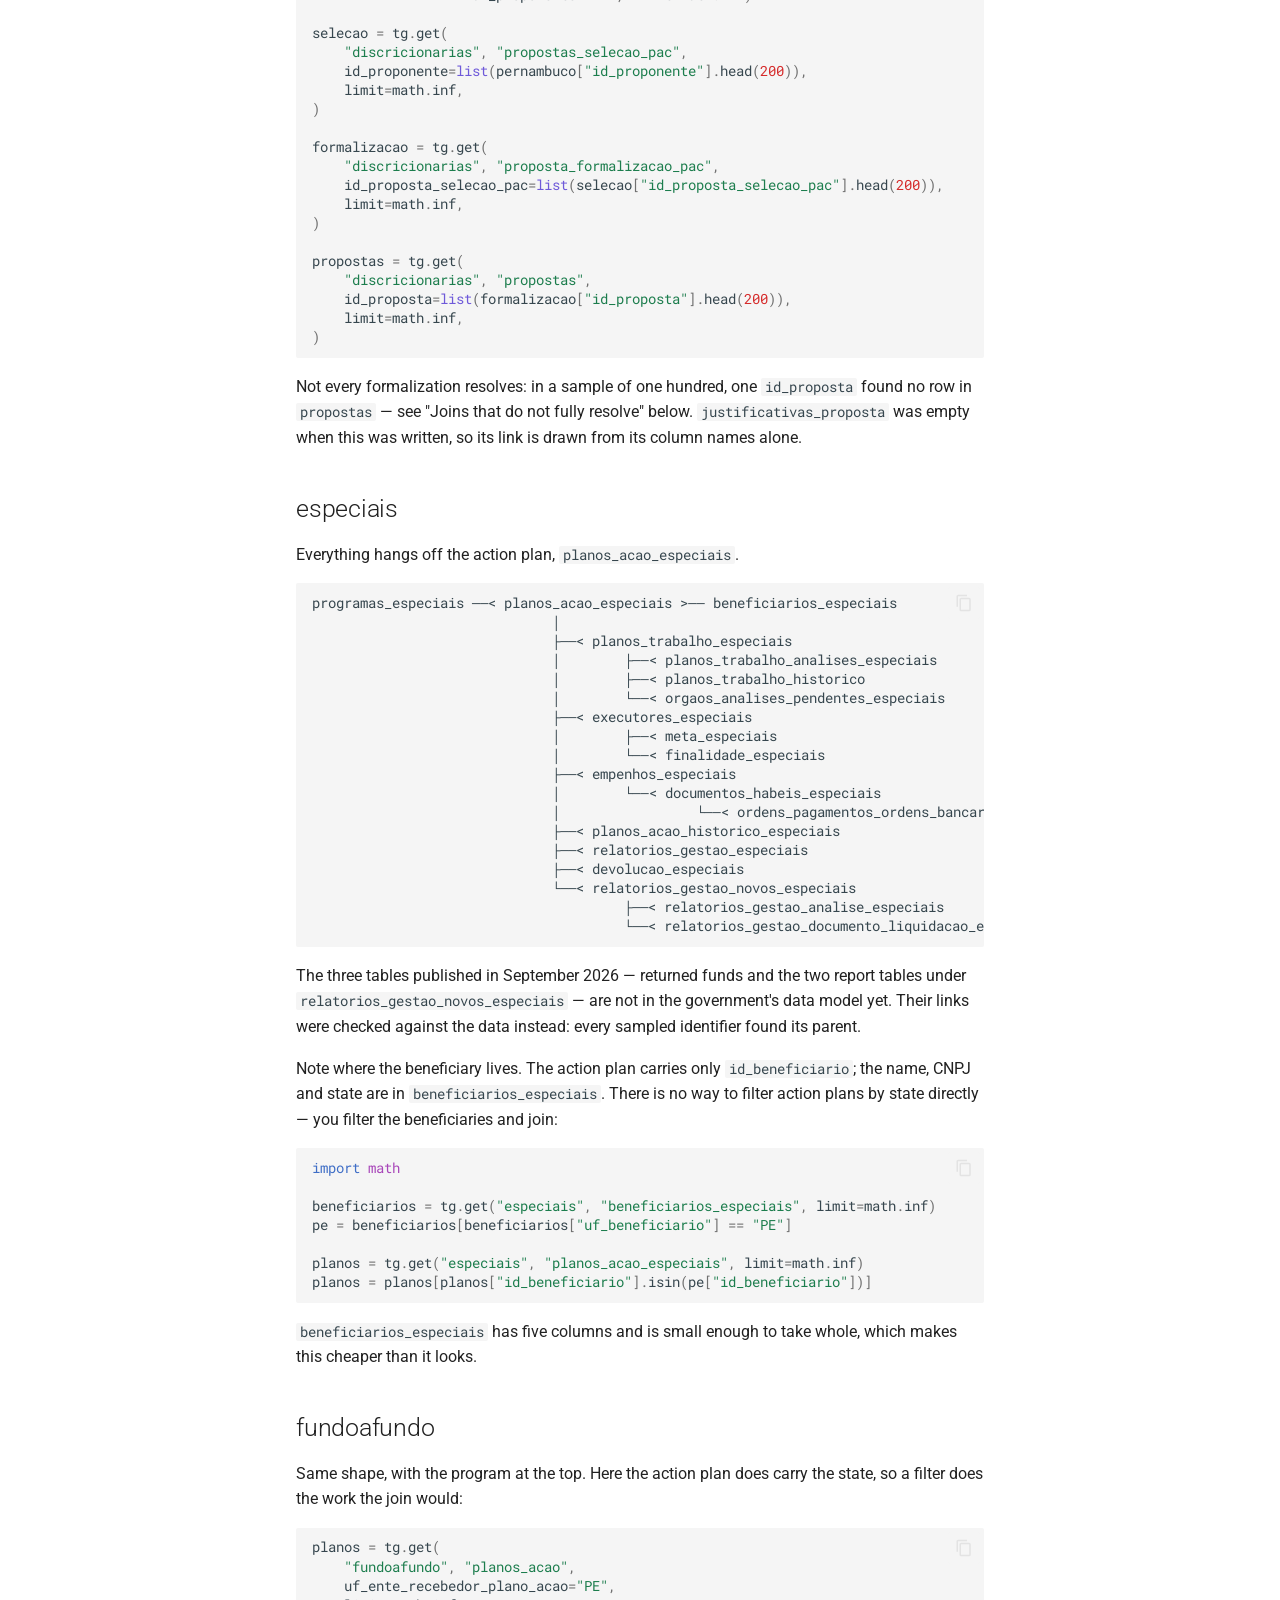
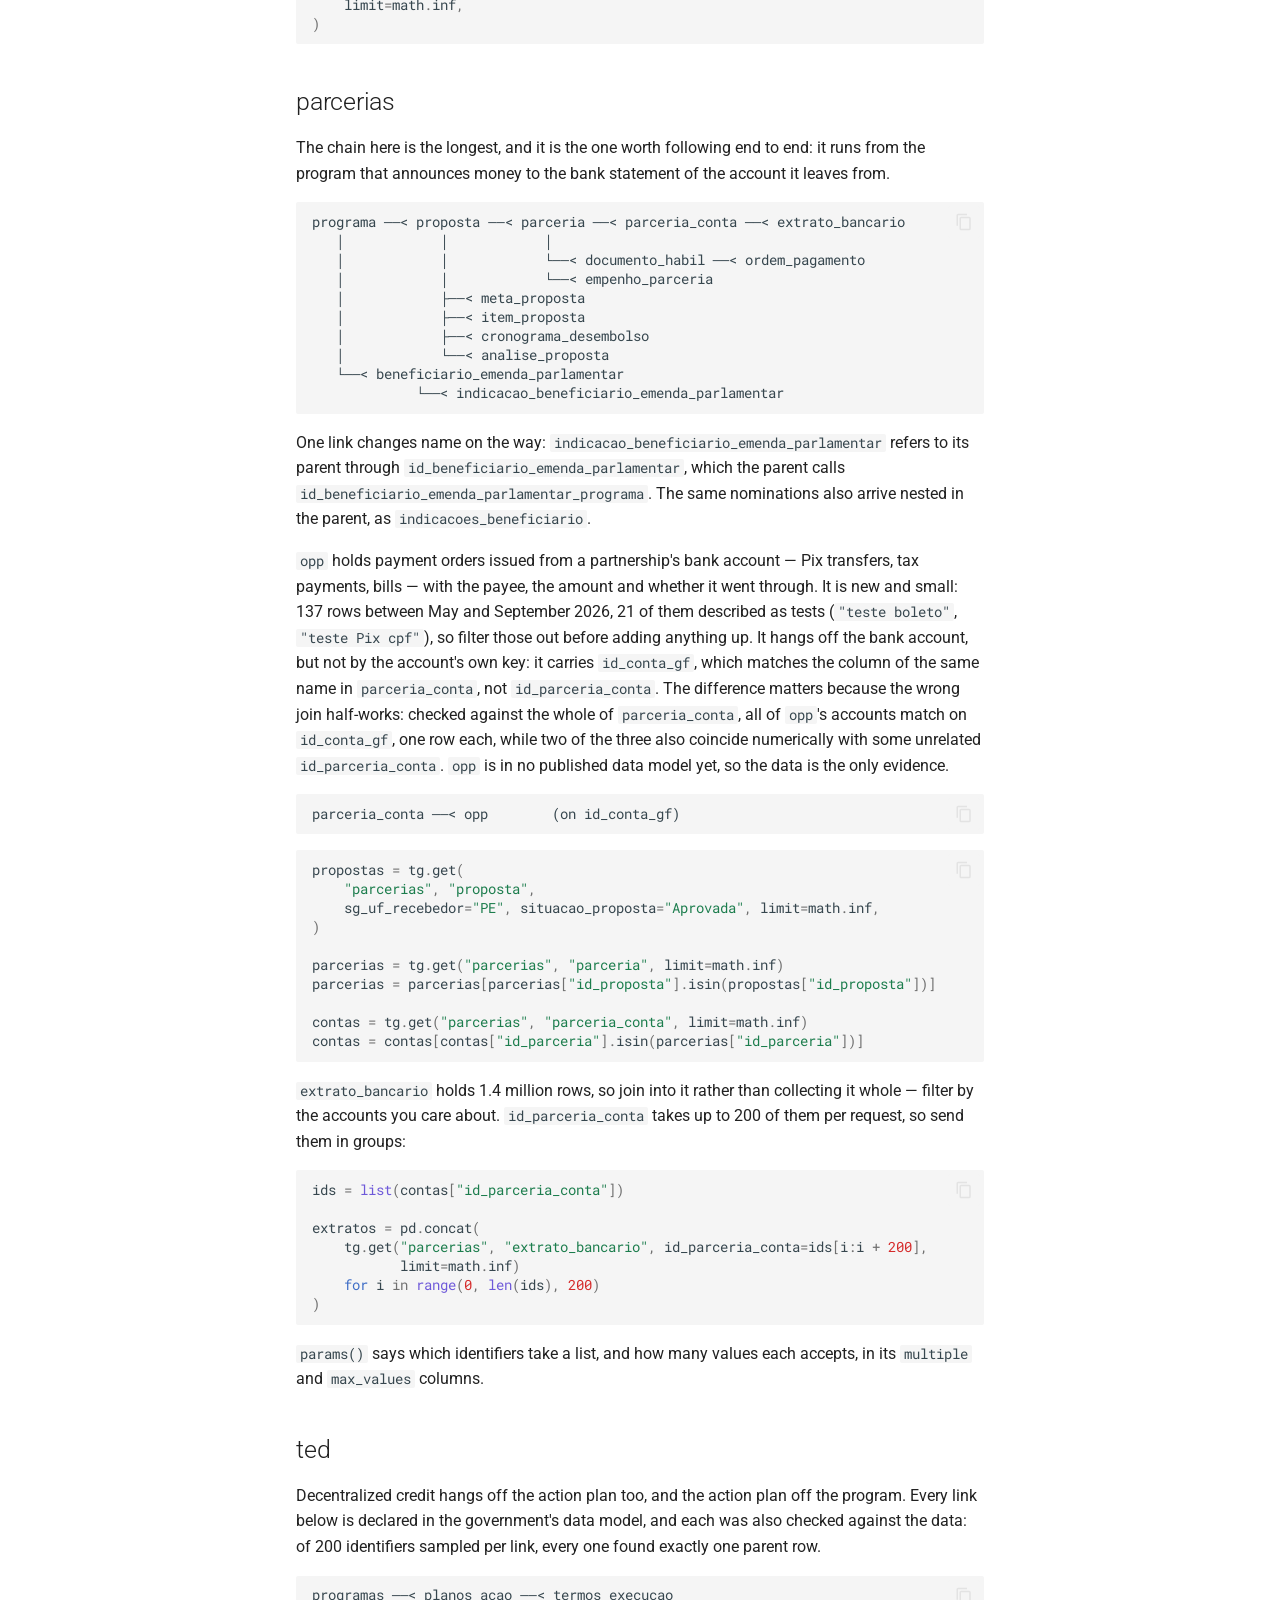
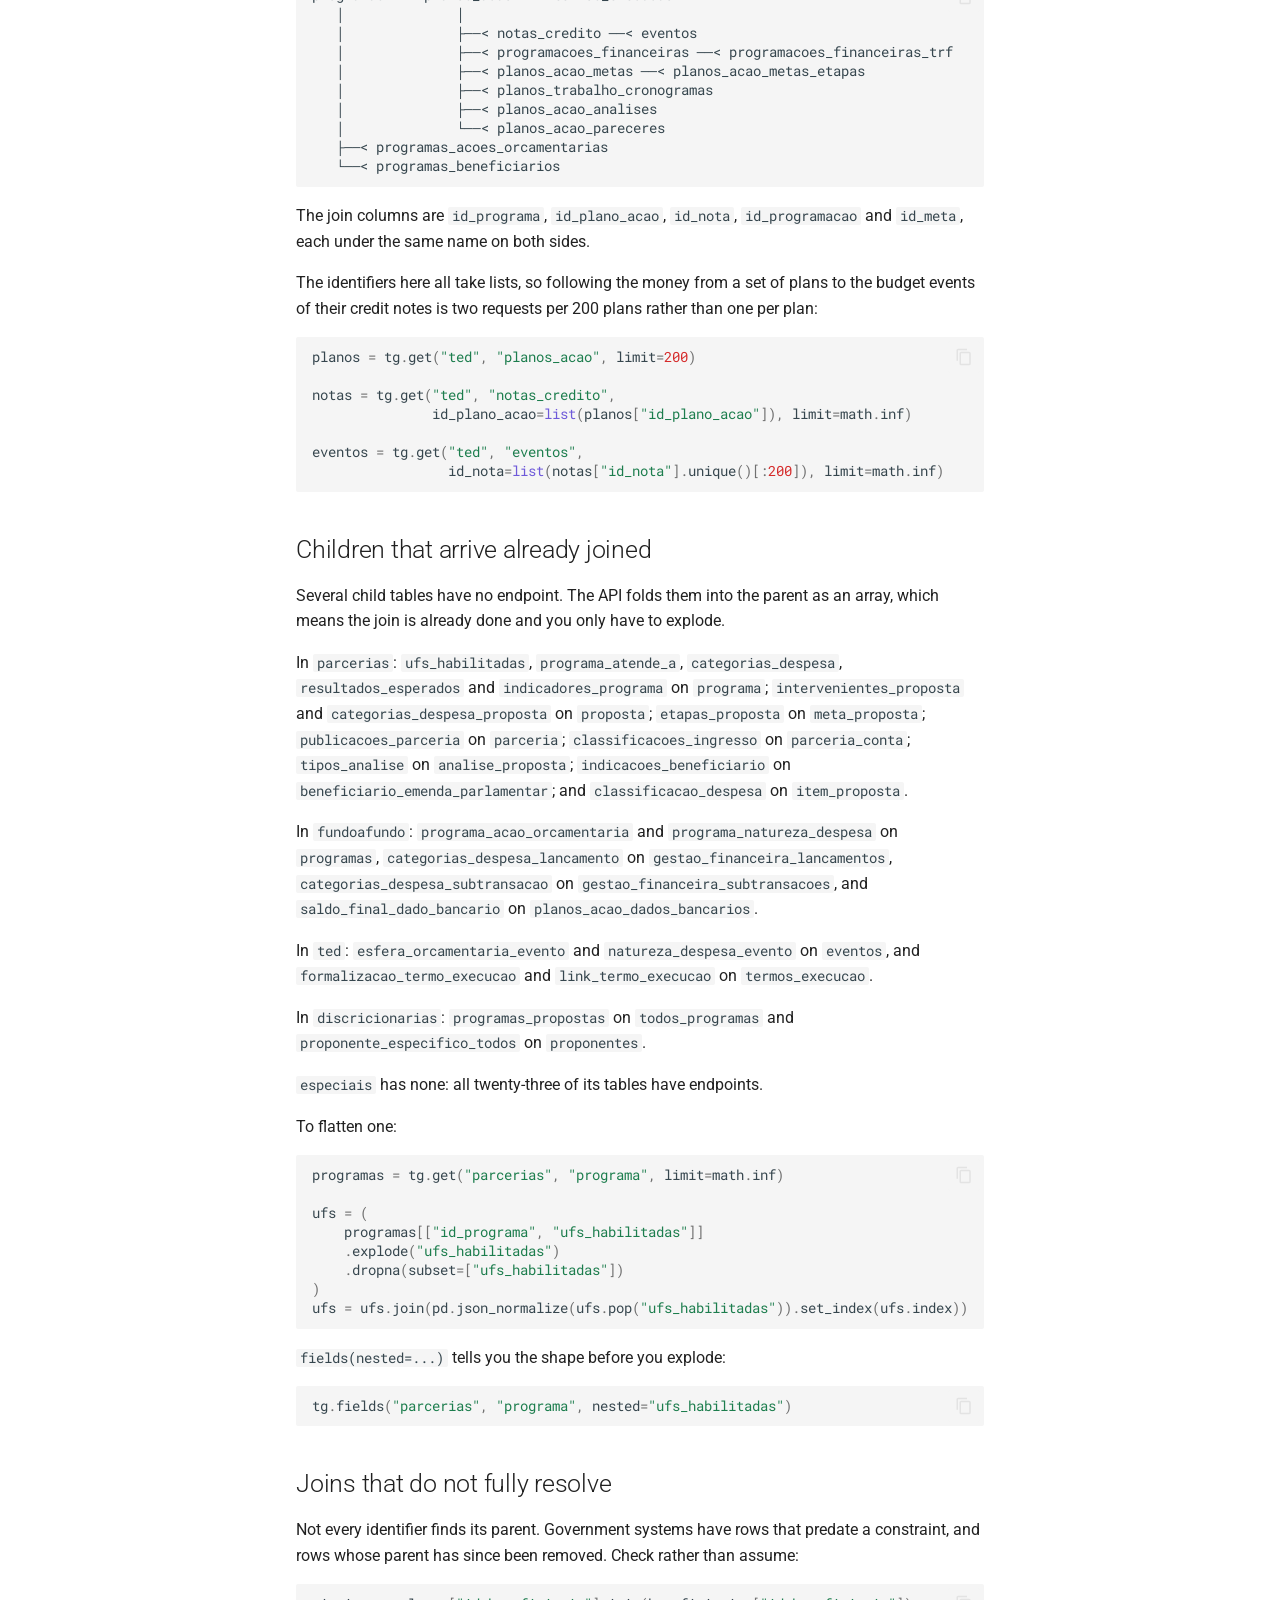
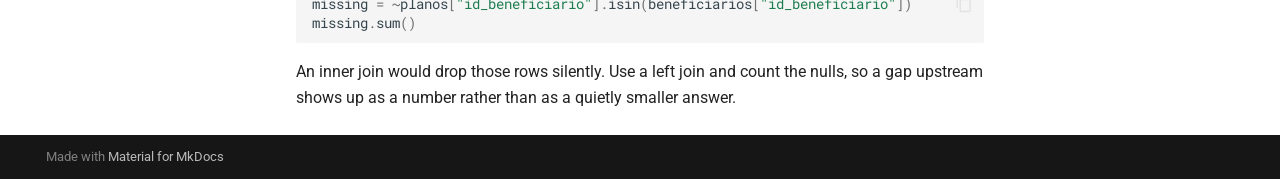
<file: joining-tables/index.html>
<!doctype html>
<html lang="en" class="no-js">
  <head>
    
      <meta charset="utf-8">
      <meta name="viewport" content="width=device-width,initial-scale=1">
      
        <meta name="description" content="Access the TransfereGov open data APIs from Python">
      
      
      
        <link rel="canonical" href="https://strategicprojects.github.io/transferegovpy/joining-tables/">
      
      
        <link rel="prev" href="../pagination/">
      
      
        <link rel="next" href="../reference/">
      
      
        
      
      
      <link rel="icon" href="../assets/images/favicon.png">
      <meta name="generator" content="mkdocs-1.6.1, mkdocs-material-9.8.0">
    
    
      
        <title>Putting the tables back together - transferegovpy</title>
      
    
    
      <link rel="stylesheet" href="../assets/stylesheets/main.57a0d79d.min.css">
      
        
        <link rel="stylesheet" href="../assets/stylesheets/palette.fb2fffe2.min.css">
      
      


    
    
      
    
    
      
        
        
        <link rel="preconnect" href="https://fonts.gstatic.com" crossorigin>
        <link rel="stylesheet" href="https://fonts.googleapis.com/css?family=Roboto:300,300i,400,400i,700,700i%7CRoboto+Mono:400,400i,700,700i&display=fallback">
        <style>:root{--md-text-font:"Roboto";--md-code-font:"Roboto Mono"}</style>
      
    
    
      <link rel="stylesheet" href="../assets/_mkdocstrings.css">
    
      <link rel="stylesheet" href="../extra.css">
    
    <script>__md_scope=new URL("..",location),__md_hash=e=>[...e].reduce(((e,_)=>(e<<5)-e+_.charCodeAt(0)),0),__md_get=(e,_=localStorage,t=__md_scope)=>JSON.parse(_.getItem(t.pathname+"."+e)),__md_set=(e,_,t=localStorage,a=__md_scope)=>{try{t.setItem(a.pathname+"."+e,JSON.stringify(_))}catch(e){}}</script>
    
      

    
    
  </head>
  
  
    
    
      
    
    
    
    
    <body dir="ltr" data-md-color-scheme="default" data-md-color-primary="custom" data-md-color-accent="custom">
  
    
    <input class="md-toggle" data-md-toggle="drawer" type="checkbox" id="__drawer" autocomplete="off">
    <input class="md-toggle" data-md-toggle="search" type="checkbox" id="__search" autocomplete="off">
    <label class="md-overlay" for="__drawer"></label>
    <div data-md-component="skip">
      
        
        <a href="#putting-the-tables-back-together" class="md-skip">
          Skip to content
        </a>
      
    </div>
    <div data-md-component="announce">
      
    </div>
    
    
      

  

<header class="md-header md-header--shadow" data-md-component="header">
  <nav class="md-header__inner md-grid" aria-label="Header">
    <a href=".." title="transferegovpy" class="md-header__button md-logo" aria-label="transferegovpy" data-md-component="logo">
      
  
  <svg xmlns="http://www.w3.org/2000/svg" viewBox="0 0 24 24"><path d="M12 8a3 3 0 0 0 3-3 3 3 0 0 0-3-3 3 3 0 0 0-3 3 3 3 0 0 0 3 3m0 3.54C9.64 9.35 6.5 8 3 8v11c3.5 0 6.64 1.35 9 3.54 2.36-2.19 5.5-3.54 9-3.54V8c-3.5 0-6.64 1.35-9 3.54"/></svg>

    </a>
    <label class="md-header__button md-icon" for="__drawer">
      
      <svg xmlns="http://www.w3.org/2000/svg" viewBox="0 0 24 24"><path d="M3 6h18v2H3zm0 5h18v2H3zm0 5h18v2H3z"/></svg>
    </label>
    <div class="md-header__title" data-md-component="header-title">
      <div class="md-header__ellipsis">
        <div class="md-header__topic">
          <span class="md-ellipsis">
            transferegovpy
          </span>
        </div>
        <div class="md-header__topic" data-md-component="header-topic">
          <span class="md-ellipsis">
            
              Putting the tables back together
            
          </span>
        </div>
      </div>
    </div>
    
      
        <form class="md-header__option" data-md-component="palette">
  
    
    
    
    <input class="md-option" data-md-color-media="" data-md-color-scheme="default" data-md-color-primary="custom" data-md-color-accent="custom"  aria-label="Dark mode"  type="radio" name="__palette" id="__palette_0">
    
      <label class="md-header__button md-icon" title="Dark mode" for="__palette_1" hidden>
        <svg xmlns="http://www.w3.org/2000/svg" viewBox="0 0 24 24"><path d="m17.75 4.09-2.53 1.94.91 3.06-2.63-1.81-2.63 1.81.91-3.06-2.53-1.94L12.44 4l1.06-3 1.06 3zm3.5 6.91-1.64 1.25.59 1.98-1.7-1.17-1.7 1.17.59-1.98L15.75 11l2.06-.05L18.5 9l.69 1.95zm-2.28 4.95c.83-.08 1.72 1.1 1.19 1.85-.32.45-.66.87-1.08 1.27C15.17 23 8.84 23 4.94 19.07c-3.91-3.9-3.91-10.24 0-14.14.4-.4.82-.76 1.27-1.08.75-.53 1.93.36 1.85 1.19-.27 2.86.69 5.83 2.89 8.02a9.96 9.96 0 0 0 8.02 2.89m-1.64 2.02a12.08 12.08 0 0 1-7.8-3.47c-2.17-2.19-3.33-5-3.49-7.82-2.81 3.14-2.7 7.96.31 10.98 3.02 3.01 7.84 3.12 10.98.31"/></svg>
      </label>
    
  
    
    
    
    <input class="md-option" data-md-color-media="" data-md-color-scheme="slate" data-md-color-primary="custom" data-md-color-accent="custom"  aria-label="Light mode"  type="radio" name="__palette" id="__palette_1">
    
      <label class="md-header__button md-icon" title="Light mode" for="__palette_0" hidden>
        <svg xmlns="http://www.w3.org/2000/svg" viewBox="0 0 24 24"><path d="M12 7a5 5 0 0 1 5 5 5 5 0 0 1-5 5 5 5 0 0 1-5-5 5 5 0 0 1 5-5m0 2a3 3 0 0 0-3 3 3 3 0 0 0 3 3 3 3 0 0 0 3-3 3 3 0 0 0-3-3m0-7 2.39 3.42C13.65 5.15 12.84 5 12 5s-1.65.15-2.39.42zM3.34 7l4.16-.35A7.2 7.2 0 0 0 5.94 8.5c-.44.74-.69 1.5-.83 2.29zm.02 10 1.76-3.77a7.131 7.131 0 0 0 2.38 4.14zM20.65 7l-1.77 3.79a7.02 7.02 0 0 0-2.38-4.15zm-.01 10-4.14.36c.59-.51 1.12-1.14 1.54-1.86.42-.73.69-1.5.83-2.29zM12 22l-2.41-3.44c.74.27 1.55.44 2.41.44.82 0 1.63-.17 2.37-.44z"/></svg>
      </label>
    
  
</form>
      
    
    
      <script>var palette=__md_get("__palette");if(palette&&palette.color){if("(prefers-color-scheme)"===palette.color.media){var media=matchMedia("(prefers-color-scheme: light)"),input=document.querySelector(media.matches?"[data-md-color-media='(prefers-color-scheme: light)']":"[data-md-color-media='(prefers-color-scheme: dark)']");palette.color.media=input.getAttribute("data-md-color-media"),palette.color.scheme=input.getAttribute("data-md-color-scheme"),palette.color.primary=input.getAttribute("data-md-color-primary"),palette.color.accent=input.getAttribute("data-md-color-accent")}for(var[key,value]of Object.entries(palette.color))document.body.setAttribute("data-md-color-"+key,value)}</script>
    
    
    
      
      
        <label class="md-header__button md-icon" for="__search">
          
          <svg xmlns="http://www.w3.org/2000/svg" viewBox="0 0 24 24"><path d="M9.5 3A6.5 6.5 0 0 1 16 9.5c0 1.61-.59 3.09-1.56 4.23l.27.27h.79l5 5-1.5 1.5-5-5v-.79l-.27-.27A6.52 6.52 0 0 1 9.5 16 6.5 6.5 0 0 1 3 9.5 6.5 6.5 0 0 1 9.5 3m0 2C7 5 5 7 5 9.5S7 14 9.5 14 14 12 14 9.5 12 5 9.5 5"/></svg>
        </label>
        <div class="md-search" data-md-component="search" role="dialog">
  <label class="md-search__overlay" for="__search"></label>
  <div class="md-search__inner" role="search">
    <form class="md-search__form" name="search">
      <input type="text" class="md-search__input" name="query" aria-label="Search" placeholder="Search" autocapitalize="off" autocorrect="off" autocomplete="off" spellcheck="false" data-md-component="search-query" required>
      <label class="md-search__icon md-icon" for="__search">
        
        <svg xmlns="http://www.w3.org/2000/svg" viewBox="0 0 24 24"><path d="M9.5 3A6.5 6.5 0 0 1 16 9.5c0 1.61-.59 3.09-1.56 4.23l.27.27h.79l5 5-1.5 1.5-5-5v-.79l-.27-.27A6.52 6.52 0 0 1 9.5 16 6.5 6.5 0 0 1 3 9.5 6.5 6.5 0 0 1 9.5 3m0 2C7 5 5 7 5 9.5S7 14 9.5 14 14 12 14 9.5 12 5 9.5 5"/></svg>
        
        <svg xmlns="http://www.w3.org/2000/svg" viewBox="0 0 24 24"><path d="M20 11v2H8l5.5 5.5-1.42 1.42L4.16 12l7.92-7.92L13.5 5.5 8 11z"/></svg>
      </label>
      <nav class="md-search__options" aria-label="Search">
        
        <button type="reset" class="md-search__icon md-icon" title="Clear" aria-label="Clear" tabindex="-1">
          
          <svg xmlns="http://www.w3.org/2000/svg" viewBox="0 0 24 24"><path d="M19 6.41 17.59 5 12 10.59 6.41 5 5 6.41 10.59 12 5 17.59 6.41 19 12 13.41 17.59 19 19 17.59 13.41 12z"/></svg>
        </button>
      </nav>
      
        <div class="md-search__suggest" data-md-component="search-suggest"></div>
      
    </form>
    <div class="md-search__output">
      <div class="md-search__scrollwrap" tabindex="0" data-md-scrollfix>
        <div class="md-search-result" data-md-component="search-result">
          <div class="md-search-result__meta">
            Initializing search
          </div>
          <ol class="md-search-result__list" role="presentation"></ol>
        </div>
      </div>
    </div>
  </div>
</div>
      
    
    
      <div class="md-header__source">
        <a href="https://github.com/StrategicProjects/transferegovpy" title="Go to repository" class="md-source" data-md-component="source">
  <div class="md-source__icon md-icon">
    
    <svg xmlns="http://www.w3.org/2000/svg" viewBox="0 0 448 512"><!--! Font Awesome Free 7.1.0 by @fontawesome - https://fontawesome.com License - https://fontawesome.com/license/free (Icons: CC BY 4.0, Fonts: SIL OFL 1.1, Code: MIT License) Copyright 2025 Fonticons, Inc.--><path d="M439.6 236.1 244 40.5c-5.4-5.5-12.8-8.5-20.4-8.5s-15 3-20.4 8.4L162.5 81l51.5 51.5c27.1-9.1 52.7 16.8 43.4 43.7l49.7 49.7c34.2-11.8 61.2 31 35.5 56.7-26.5 26.5-70.2-2.9-56-37.3L240.3 199v121.9c25.3 12.5 22.3 41.8 9.1 55-6.4 6.4-15.2 10.1-24.3 10.1s-17.8-3.6-24.3-10.1c-17.6-17.6-11.1-46.9 11.2-56v-123c-20.8-8.5-24.6-30.7-18.6-45L142.6 101 8.5 235.1C3 240.6 0 247.9 0 255.5s3 15 8.5 20.4l195.6 195.7c5.4 5.4 12.7 8.4 20.4 8.4s15-3 20.4-8.4l194.7-194.7c5.4-5.4 8.4-12.8 8.4-20.4s-3-15-8.4-20.4"/></svg>
  </div>
  <div class="md-source__repository">
    GitHub
  </div>
</a>
      </div>
    
  </nav>
  
</header>
    
    <div class="md-container" data-md-component="container">
      
      
        
          
        
      
      <main class="md-main" data-md-component="main">
        <div class="md-main__inner md-grid">
          
            
              
              <div class="md-sidebar md-sidebar--primary" data-md-component="sidebar" data-md-type="navigation" >
                <div class="md-sidebar__scrollwrap">
                  <div class="md-sidebar__inner">
                    



<nav class="md-nav md-nav--primary" aria-label="Navigation" data-md-level="0">
  <label class="md-nav__title" for="__drawer">
    <a href=".." title="transferegovpy" class="md-nav__button md-logo" aria-label="transferegovpy" data-md-component="logo">
      
  
  <svg xmlns="http://www.w3.org/2000/svg" viewBox="0 0 24 24"><path d="M12 8a3 3 0 0 0 3-3 3 3 0 0 0-3-3 3 3 0 0 0-3 3 3 3 0 0 0 3 3m0 3.54C9.64 9.35 6.5 8 3 8v11c3.5 0 6.64 1.35 9 3.54 2.36-2.19 5.5-3.54 9-3.54V8c-3.5 0-6.64 1.35-9 3.54"/></svg>

    </a>
    transferegovpy
  </label>
  
    <div class="md-nav__source">
      <a href="https://github.com/StrategicProjects/transferegovpy" title="Go to repository" class="md-source" data-md-component="source">
  <div class="md-source__icon md-icon">
    
    <svg xmlns="http://www.w3.org/2000/svg" viewBox="0 0 448 512"><!--! Font Awesome Free 7.1.0 by @fontawesome - https://fontawesome.com License - https://fontawesome.com/license/free (Icons: CC BY 4.0, Fonts: SIL OFL 1.1, Code: MIT License) Copyright 2025 Fonticons, Inc.--><path d="M439.6 236.1 244 40.5c-5.4-5.5-12.8-8.5-20.4-8.5s-15 3-20.4 8.4L162.5 81l51.5 51.5c27.1-9.1 52.7 16.8 43.4 43.7l49.7 49.7c34.2-11.8 61.2 31 35.5 56.7-26.5 26.5-70.2-2.9-56-37.3L240.3 199v121.9c25.3 12.5 22.3 41.8 9.1 55-6.4 6.4-15.2 10.1-24.3 10.1s-17.8-3.6-24.3-10.1c-17.6-17.6-11.1-46.9 11.2-56v-123c-20.8-8.5-24.6-30.7-18.6-45L142.6 101 8.5 235.1C3 240.6 0 247.9 0 255.5s3 15 8.5 20.4l195.6 195.7c5.4 5.4 12.7 8.4 20.4 8.4s15-3 20.4-8.4l194.7-194.7c5.4-5.4 8.4-12.8 8.4-20.4s-3-15-8.4-20.4"/></svg>
  </div>
  <div class="md-source__repository">
    GitHub
  </div>
</a>
    </div>
  
  <ul class="md-nav__list" data-md-scrollfix>
    
      
      
  
  
  
  
    <li class="md-nav__item">
      <a href=".." class="md-nav__link">
        
  
  
  <span class="md-ellipsis">
    
  
    Home
  

    
  </span>
  
  

      </a>
    </li>
  

    
      
      
  
  
    
  
  
  
    
    
    
    
      
        
        
      
    
    
    <li class="md-nav__item md-nav__item--active md-nav__item--section md-nav__item--nested">
      
        
        
        <input class="md-nav__toggle md-toggle " type="checkbox" id="__nav_2" checked>
        
          
          <label class="md-nav__link" for="__nav_2" id="__nav_2_label" tabindex="">
            
  
  
  <span class="md-ellipsis">
    
  
    Guides
  

    
  </span>
  
  

            <span class="md-nav__icon md-icon"></span>
          </label>
        
        <nav class="md-nav" data-md-level="1" aria-labelledby="__nav_2_label" aria-expanded="true">
          <label class="md-nav__title" for="__nav_2">
            <span class="md-nav__icon md-icon"></span>
            
  
    Guides
  

          </label>
          <ul class="md-nav__list" data-md-scrollfix>
            
              
                
  
  
  
  
    <li class="md-nav__item">
      <a href="../pagination/" class="md-nav__link">
        
  
  
  <span class="md-ellipsis">
    
  
    Collecting large tables safely
  

    
  </span>
  
  

      </a>
    </li>
  

              
            
              
                
  
  
    
  
  
  
    <li class="md-nav__item md-nav__item--active">
      
      <input class="md-nav__toggle md-toggle" type="checkbox" id="__toc">
      
      
        
      
      
        <label class="md-nav__link md-nav__link--active" for="__toc">
          
  
  
  <span class="md-ellipsis">
    
  
    Putting the tables back together
  

    
  </span>
  
  

          <span class="md-nav__icon md-icon"></span>
        </label>
      
      <a href="./" class="md-nav__link md-nav__link--active">
        
  
  
  <span class="md-ellipsis">
    
  
    Putting the tables back together
  

    
  </span>
  
  

      </a>
      
        

<nav class="md-nav md-nav--secondary" aria-label="Table of contents">
  
  
  
    
  
  
    <label class="md-nav__title" for="__toc">
      <span class="md-nav__icon md-icon"></span>
      Table of contents
    </label>
    <ul class="md-nav__list" data-md-component="toc" data-md-scrollfix>
      
        <li class="md-nav__item">
  <a href="#the-apis-do-not-declare-their-keys" class="md-nav__link">
    <span class="md-ellipsis">
      
        The APIs do not declare their keys
      
    </span>
  </a>
  
</li>
      
        <li class="md-nav__item">
  <a href="#discricionarias" class="md-nav__link">
    <span class="md-ellipsis">
      
        discricionarias
      
    </span>
  </a>
  
</li>
      
        <li class="md-nav__item">
  <a href="#especiais" class="md-nav__link">
    <span class="md-ellipsis">
      
        especiais
      
    </span>
  </a>
  
</li>
      
        <li class="md-nav__item">
  <a href="#fundoafundo" class="md-nav__link">
    <span class="md-ellipsis">
      
        fundoafundo
      
    </span>
  </a>
  
</li>
      
        <li class="md-nav__item">
  <a href="#parcerias" class="md-nav__link">
    <span class="md-ellipsis">
      
        parcerias
      
    </span>
  </a>
  
</li>
      
        <li class="md-nav__item">
  <a href="#ted" class="md-nav__link">
    <span class="md-ellipsis">
      
        ted
      
    </span>
  </a>
  
</li>
      
        <li class="md-nav__item">
  <a href="#children-that-arrive-already-joined" class="md-nav__link">
    <span class="md-ellipsis">
      
        Children that arrive already joined
      
    </span>
  </a>
  
</li>
      
        <li class="md-nav__item">
  <a href="#joins-that-do-not-fully-resolve" class="md-nav__link">
    <span class="md-ellipsis">
      
        Joins that do not fully resolve
      
    </span>
  </a>
  
</li>
      
    </ul>
  
</nav>
      
    </li>
  

              
            
          </ul>
        </nav>
      
    </li>
  

    
      
      
  
  
  
  
    <li class="md-nav__item">
      <a href="../reference/" class="md-nav__link">
        
  
  
  <span class="md-ellipsis">
    
  
    Reference
  

    
  </span>
  
  

      </a>
    </li>
  

    
      
      
  
  
  
  
    <li class="md-nav__item">
      <a href="../changelog/" class="md-nav__link">
        
  
  
  <span class="md-ellipsis">
    
  
    Changelog
  

    
  </span>
  
  

      </a>
    </li>
  

    
  </ul>
</nav>
                  </div>
                </div>
              </div>
            
            
              
              <div class="md-sidebar md-sidebar--secondary" data-md-component="sidebar" data-md-type="toc" >
                <div class="md-sidebar__scrollwrap">
                  <div class="md-sidebar__inner">
                    

<nav class="md-nav md-nav--secondary" aria-label="Table of contents">
  
  
  
    
  
  
    <label class="md-nav__title" for="__toc">
      <span class="md-nav__icon md-icon"></span>
      Table of contents
    </label>
    <ul class="md-nav__list" data-md-component="toc" data-md-scrollfix>
      
        <li class="md-nav__item">
  <a href="#the-apis-do-not-declare-their-keys" class="md-nav__link">
    <span class="md-ellipsis">
      
        The APIs do not declare their keys
      
    </span>
  </a>
  
</li>
      
        <li class="md-nav__item">
  <a href="#discricionarias" class="md-nav__link">
    <span class="md-ellipsis">
      
        discricionarias
      
    </span>
  </a>
  
</li>
      
        <li class="md-nav__item">
  <a href="#especiais" class="md-nav__link">
    <span class="md-ellipsis">
      
        especiais
      
    </span>
  </a>
  
</li>
      
        <li class="md-nav__item">
  <a href="#fundoafundo" class="md-nav__link">
    <span class="md-ellipsis">
      
        fundoafundo
      
    </span>
  </a>
  
</li>
      
        <li class="md-nav__item">
  <a href="#parcerias" class="md-nav__link">
    <span class="md-ellipsis">
      
        parcerias
      
    </span>
  </a>
  
</li>
      
        <li class="md-nav__item">
  <a href="#ted" class="md-nav__link">
    <span class="md-ellipsis">
      
        ted
      
    </span>
  </a>
  
</li>
      
        <li class="md-nav__item">
  <a href="#children-that-arrive-already-joined" class="md-nav__link">
    <span class="md-ellipsis">
      
        Children that arrive already joined
      
    </span>
  </a>
  
</li>
      
        <li class="md-nav__item">
  <a href="#joins-that-do-not-fully-resolve" class="md-nav__link">
    <span class="md-ellipsis">
      
        Joins that do not fully resolve
      
    </span>
  </a>
  
</li>
      
    </ul>
  
</nav>
                  </div>
                </div>
              </div>
            
          
          
            <div class="md-content" data-md-component="content">
              
              <article class="md-content__inner md-typeset">
                
                  



<h1 id="putting-the-tables-back-together">Putting the tables back together<a class="headerlink" href="#putting-the-tables-back-together" title="Permanent link">&para;</a></h1>
<p>Each module is a normalized database served one table at a time. Almost nothing
useful is answerable from a single table: the money is in one, who received it
in another, and what it was spent on in a third. This page maps how they fit
together.</p>
<div class="highlight"><pre><span></span><code><span class="kn">import</span><span class="w"> </span><span class="nn">pandas</span><span class="w"> </span><span class="k">as</span><span class="w"> </span><span class="nn">pd</span>
<span class="kn">import</span><span class="w"> </span><span class="nn">transferegovpy</span><span class="w"> </span><span class="k">as</span><span class="w"> </span><span class="nn">tg</span>
</code></pre></div>
<h2 id="the-apis-do-not-declare-their-keys">The APIs do not declare their keys<a class="headerlink" href="#the-apis-do-not-declare-their-keys" title="Permanent link">&para;</a></h2>
<p>The OpenAPI documents these services publish describe columns and query
parameters, and nothing else — no primary keys, no foreign keys. <code>fields()</code>
therefore cannot tell you what joins to what.</p>
<p>The relationships below come from the data models the government publishes
alongside the APIs, and, where a model does not document a link (all of
<code>discricionarias</code>, and the newest tables elsewhere), from checking the data
itself. The convention is regular enough to follow either way: a column named
<code>id_x</code> in table B refers to the row of table X whose own <code>id_x</code> matches.</p>
<h2 id="discricionarias">discricionarias<a class="headerlink" href="#discricionarias" title="Permanent link">&para;</a></h2>
<p>Discretionary and legal transfers have two clusters: the proposal and its
execution, and the Novo PAC selection process, bridged by
<code>proposta_formalizacao_pac</code>. Every link below was checked against the data by
sampling identifiers and looking up their parents.</p>
<div class="highlight"><pre><span></span><code>proponentes ──&lt; propostas ──&lt; meta_crono_fisico
                   │
                   ├──&lt; plano_aplicado_detalhado
                   ├──&lt; consorcios
                   └──&lt; justificativas_proposta

todos_programas ──&lt; propostas_selecao_pac ──&lt; perguntas_respostas_selecao_pac
       │                    │
       │                    └──&lt; proposta_formalizacao_pac &gt;── propostas
       └──&lt; apoiadores_emendas_programas

propostas_canceladas
</code></pre></div>
<p>The join columns are <code>id_proposta</code>, <code>id_proponente</code>, <code>id_programa</code> and
<code>id_proposta_selecao_pac</code>, each under the same name on both sides.</p>
<p>Three things to know before joining here:</p>
<ul>
<li><strong>A cancelled proposal leaves <code>propostas</code>.</strong> The two tables have the same
  shape and <em>disjoint</em> identifiers — of fifty sampled cancelled proposals,
  none was still in <code>propostas</code>. A complete history needs both.</li>
<li><strong><code>todos_programas</code> is a view with a join already baked in</strong>: one row per
  program <em>and</em> proposal (1.26 million rows, but a 200-row page holds only a
  handful of distinct <code>id_programa</code>). It is also the only bridge from a
  proposal to its program — <code>propostas</code> itself carries no <code>id_programa</code> —
  so deduplicate it before joining the other way.</li>
<li><strong><code>propostas_canceladas</code> cannot be paged from the start at full size.</strong> As
  of October 2026 it holds a row the service cannot serialize (its 71st), and
  any page containing that row is an HTTP 500. A smaller <code>page_size</code>, an
  <code>offset</code> past it, or a filter that excludes it gets around the defect.</li>
</ul>
<p>The PAC trail runs proponent → selection → formalization → proposal, and
every identifier on it takes a list, so each hop is one request per 200
values:</p>
<div class="highlight"><pre><span></span><code><span class="n">pernambuco</span> <span class="o">=</span> <span class="n">tg</span><span class="o">.</span><span class="n">get</span><span class="p">(</span><span class="s2">"discricionarias"</span><span class="p">,</span> <span class="s2">"proponentes"</span><span class="p">,</span>
                    <span class="n">uf_proponente</span><span class="o">=</span><span class="s2">"PE"</span><span class="p">,</span> <span class="n">limit</span><span class="o">=</span><span class="n">math</span><span class="o">.</span><span class="n">inf</span><span class="p">)</span>

<span class="n">selecao</span> <span class="o">=</span> <span class="n">tg</span><span class="o">.</span><span class="n">get</span><span class="p">(</span>
    <span class="s2">"discricionarias"</span><span class="p">,</span> <span class="s2">"propostas_selecao_pac"</span><span class="p">,</span>
    <span class="n">id_proponente</span><span class="o">=</span><span class="nb">list</span><span class="p">(</span><span class="n">pernambuco</span><span class="p">[</span><span class="s2">"id_proponente"</span><span class="p">]</span><span class="o">.</span><span class="n">head</span><span class="p">(</span><span class="mi">200</span><span class="p">)),</span>
    <span class="n">limit</span><span class="o">=</span><span class="n">math</span><span class="o">.</span><span class="n">inf</span><span class="p">,</span>
<span class="p">)</span>

<span class="n">formalizacao</span> <span class="o">=</span> <span class="n">tg</span><span class="o">.</span><span class="n">get</span><span class="p">(</span>
    <span class="s2">"discricionarias"</span><span class="p">,</span> <span class="s2">"proposta_formalizacao_pac"</span><span class="p">,</span>
    <span class="n">id_proposta_selecao_pac</span><span class="o">=</span><span class="nb">list</span><span class="p">(</span><span class="n">selecao</span><span class="p">[</span><span class="s2">"id_proposta_selecao_pac"</span><span class="p">]</span><span class="o">.</span><span class="n">head</span><span class="p">(</span><span class="mi">200</span><span class="p">)),</span>
    <span class="n">limit</span><span class="o">=</span><span class="n">math</span><span class="o">.</span><span class="n">inf</span><span class="p">,</span>
<span class="p">)</span>

<span class="n">propostas</span> <span class="o">=</span> <span class="n">tg</span><span class="o">.</span><span class="n">get</span><span class="p">(</span>
    <span class="s2">"discricionarias"</span><span class="p">,</span> <span class="s2">"propostas"</span><span class="p">,</span>
    <span class="n">id_proposta</span><span class="o">=</span><span class="nb">list</span><span class="p">(</span><span class="n">formalizacao</span><span class="p">[</span><span class="s2">"id_proposta"</span><span class="p">]</span><span class="o">.</span><span class="n">head</span><span class="p">(</span><span class="mi">200</span><span class="p">)),</span>
    <span class="n">limit</span><span class="o">=</span><span class="n">math</span><span class="o">.</span><span class="n">inf</span><span class="p">,</span>
<span class="p">)</span>
</code></pre></div>
<p>Not every formalization resolves: in a sample of one hundred, one
<code>id_proposta</code> found no row in <code>propostas</code> — see "Joins that do not fully
resolve" below. <code>justificativas_proposta</code> was empty when this was written, so
its link is drawn from its column names alone.</p>
<h2 id="especiais">especiais<a class="headerlink" href="#especiais" title="Permanent link">&para;</a></h2>
<p>Everything hangs off the action plan, <code>planos_acao_especiais</code>.</p>
<div class="highlight"><pre><span></span><code>programas_especiais ──&lt; planos_acao_especiais &gt;── beneficiarios_especiais
                              │
                              ├──&lt; planos_trabalho_especiais
                              │        ├──&lt; planos_trabalho_analises_especiais
                              │        ├──&lt; planos_trabalho_historico
                              │        └──&lt; orgaos_analises_pendentes_especiais
                              ├──&lt; executores_especiais
                              │        ├──&lt; meta_especiais
                              │        └──&lt; finalidade_especiais
                              ├──&lt; empenhos_especiais
                              │        └──&lt; documentos_habeis_especiais
                              │                 └──&lt; ordens_pagamentos_ordens_bancarias_especiais
                              ├──&lt; planos_acao_historico_especiais
                              ├──&lt; relatorios_gestao_especiais
                              ├──&lt; devolucao_especiais
                              └──&lt; relatorios_gestao_novos_especiais
                                       ├──&lt; relatorios_gestao_analise_especiais
                                       └──&lt; relatorios_gestao_documento_liquidacao_especiais
</code></pre></div>
<p>The three tables published in September 2026 — returned funds and the two
report tables under <code>relatorios_gestao_novos_especiais</code> — are not in the
government's data model yet. Their links were checked against the data
instead: every sampled identifier found its parent.</p>
<p>Note where the beneficiary lives. The action plan carries only
<code>id_beneficiario</code>; the name, CNPJ and state are in <code>beneficiarios_especiais</code>.
There is no way to filter action plans by state directly — you filter the
beneficiaries and join:</p>
<div class="highlight"><pre><span></span><code><span class="kn">import</span><span class="w"> </span><span class="nn">math</span>

<span class="n">beneficiarios</span> <span class="o">=</span> <span class="n">tg</span><span class="o">.</span><span class="n">get</span><span class="p">(</span><span class="s2">"especiais"</span><span class="p">,</span> <span class="s2">"beneficiarios_especiais"</span><span class="p">,</span> <span class="n">limit</span><span class="o">=</span><span class="n">math</span><span class="o">.</span><span class="n">inf</span><span class="p">)</span>
<span class="n">pe</span> <span class="o">=</span> <span class="n">beneficiarios</span><span class="p">[</span><span class="n">beneficiarios</span><span class="p">[</span><span class="s2">"uf_beneficiario"</span><span class="p">]</span> <span class="o">==</span> <span class="s2">"PE"</span><span class="p">]</span>

<span class="n">planos</span> <span class="o">=</span> <span class="n">tg</span><span class="o">.</span><span class="n">get</span><span class="p">(</span><span class="s2">"especiais"</span><span class="p">,</span> <span class="s2">"planos_acao_especiais"</span><span class="p">,</span> <span class="n">limit</span><span class="o">=</span><span class="n">math</span><span class="o">.</span><span class="n">inf</span><span class="p">)</span>
<span class="n">planos</span> <span class="o">=</span> <span class="n">planos</span><span class="p">[</span><span class="n">planos</span><span class="p">[</span><span class="s2">"id_beneficiario"</span><span class="p">]</span><span class="o">.</span><span class="n">isin</span><span class="p">(</span><span class="n">pe</span><span class="p">[</span><span class="s2">"id_beneficiario"</span><span class="p">])]</span>
</code></pre></div>
<p><code>beneficiarios_especiais</code> has five columns and is small enough to take whole,
which makes this cheaper than it looks.</p>
<h2 id="fundoafundo">fundoafundo<a class="headerlink" href="#fundoafundo" title="Permanent link">&para;</a></h2>
<p>Same shape, with the program at the top. Here the action plan does carry the
state, so a filter does the work the join would:</p>
<div class="highlight"><pre><span></span><code><span class="n">planos</span> <span class="o">=</span> <span class="n">tg</span><span class="o">.</span><span class="n">get</span><span class="p">(</span>
    <span class="s2">"fundoafundo"</span><span class="p">,</span> <span class="s2">"planos_acao"</span><span class="p">,</span>
    <span class="n">uf_ente_recebedor_plano_acao</span><span class="o">=</span><span class="s2">"PE"</span><span class="p">,</span>
    <span class="n">limit</span><span class="o">=</span><span class="n">math</span><span class="o">.</span><span class="n">inf</span><span class="p">,</span>
<span class="p">)</span>
</code></pre></div>
<h2 id="parcerias">parcerias<a class="headerlink" href="#parcerias" title="Permanent link">&para;</a></h2>
<p>The chain here is the longest, and it is the one worth following end to end: it
runs from the program that announces money to the bank statement of the account
it leaves from.</p>
<div class="highlight"><pre><span></span><code>programa ──&lt; proposta ──&lt; parceria ──&lt; parceria_conta ──&lt; extrato_bancario
   │            │            │
   │            │            └──&lt; documento_habil ──&lt; ordem_pagamento
   │            │            └──&lt; empenho_parceria
   │            ├──&lt; meta_proposta
   │            ├──&lt; item_proposta
   │            ├──&lt; cronograma_desembolso
   │            └──&lt; analise_proposta
   └──&lt; beneficiario_emenda_parlamentar
             └──&lt; indicacao_beneficiario_emenda_parlamentar
</code></pre></div>
<p>One link changes name on the way: <code>indicacao_beneficiario_emenda_parlamentar</code>
refers to its parent through <code>id_beneficiario_emenda_parlamentar</code>, which the
parent calls <code>id_beneficiario_emenda_parlamentar_programa</code>. The same
nominations also arrive nested in the parent, as <code>indicacoes_beneficiario</code>.</p>
<p><code>opp</code> holds payment orders issued from a partnership's bank account — Pix
transfers, tax payments, bills — with the payee, the amount and whether it went
through. It is new and small: 137 rows between May and September 2026, 21 of
them described as tests (<code>"teste boleto"</code>, <code>"teste Pix cpf"</code>), so filter those
out before adding anything up. It hangs off the bank account, but not by the
account's own key:
it carries <code>id_conta_gf</code>, which matches the column of the same name in
<code>parceria_conta</code>, not <code>id_parceria_conta</code>. The difference matters because the
wrong join half-works: checked against the whole of <code>parceria_conta</code>, all of
<code>opp</code>'s accounts match on <code>id_conta_gf</code>, one row each, while two of the three
also coincide numerically with some unrelated <code>id_parceria_conta</code>. <code>opp</code> is in
no published data model yet, so the data is the only evidence.</p>
<div class="highlight"><pre><span></span><code>parceria_conta ──&lt; opp        (on id_conta_gf)
</code></pre></div>
<div class="highlight"><pre><span></span><code><span class="n">propostas</span> <span class="o">=</span> <span class="n">tg</span><span class="o">.</span><span class="n">get</span><span class="p">(</span>
    <span class="s2">"parcerias"</span><span class="p">,</span> <span class="s2">"proposta"</span><span class="p">,</span>
    <span class="n">sg_uf_recebedor</span><span class="o">=</span><span class="s2">"PE"</span><span class="p">,</span> <span class="n">situacao_proposta</span><span class="o">=</span><span class="s2">"Aprovada"</span><span class="p">,</span> <span class="n">limit</span><span class="o">=</span><span class="n">math</span><span class="o">.</span><span class="n">inf</span><span class="p">,</span>
<span class="p">)</span>

<span class="n">parcerias</span> <span class="o">=</span> <span class="n">tg</span><span class="o">.</span><span class="n">get</span><span class="p">(</span><span class="s2">"parcerias"</span><span class="p">,</span> <span class="s2">"parceria"</span><span class="p">,</span> <span class="n">limit</span><span class="o">=</span><span class="n">math</span><span class="o">.</span><span class="n">inf</span><span class="p">)</span>
<span class="n">parcerias</span> <span class="o">=</span> <span class="n">parcerias</span><span class="p">[</span><span class="n">parcerias</span><span class="p">[</span><span class="s2">"id_proposta"</span><span class="p">]</span><span class="o">.</span><span class="n">isin</span><span class="p">(</span><span class="n">propostas</span><span class="p">[</span><span class="s2">"id_proposta"</span><span class="p">])]</span>

<span class="n">contas</span> <span class="o">=</span> <span class="n">tg</span><span class="o">.</span><span class="n">get</span><span class="p">(</span><span class="s2">"parcerias"</span><span class="p">,</span> <span class="s2">"parceria_conta"</span><span class="p">,</span> <span class="n">limit</span><span class="o">=</span><span class="n">math</span><span class="o">.</span><span class="n">inf</span><span class="p">)</span>
<span class="n">contas</span> <span class="o">=</span> <span class="n">contas</span><span class="p">[</span><span class="n">contas</span><span class="p">[</span><span class="s2">"id_parceria"</span><span class="p">]</span><span class="o">.</span><span class="n">isin</span><span class="p">(</span><span class="n">parcerias</span><span class="p">[</span><span class="s2">"id_parceria"</span><span class="p">])]</span>
</code></pre></div>
<p><code>extrato_bancario</code> holds 1.4 million rows, so join into it rather than
collecting it whole — filter by the accounts you care about.
<code>id_parceria_conta</code> takes up to 200 of them per request, so send them in
groups:</p>
<div class="highlight"><pre><span></span><code><span class="n">ids</span> <span class="o">=</span> <span class="nb">list</span><span class="p">(</span><span class="n">contas</span><span class="p">[</span><span class="s2">"id_parceria_conta"</span><span class="p">])</span>

<span class="n">extratos</span> <span class="o">=</span> <span class="n">pd</span><span class="o">.</span><span class="n">concat</span><span class="p">(</span>
    <span class="n">tg</span><span class="o">.</span><span class="n">get</span><span class="p">(</span><span class="s2">"parcerias"</span><span class="p">,</span> <span class="s2">"extrato_bancario"</span><span class="p">,</span> <span class="n">id_parceria_conta</span><span class="o">=</span><span class="n">ids</span><span class="p">[</span><span class="n">i</span><span class="p">:</span><span class="n">i</span> <span class="o">+</span> <span class="mi">200</span><span class="p">],</span>
           <span class="n">limit</span><span class="o">=</span><span class="n">math</span><span class="o">.</span><span class="n">inf</span><span class="p">)</span>
    <span class="k">for</span> <span class="n">i</span> <span class="ow">in</span> <span class="nb">range</span><span class="p">(</span><span class="mi">0</span><span class="p">,</span> <span class="nb">len</span><span class="p">(</span><span class="n">ids</span><span class="p">),</span> <span class="mi">200</span><span class="p">)</span>
<span class="p">)</span>
</code></pre></div>
<p><code>params()</code> says which identifiers take a list, and how many values each
accepts, in its <code>multiple</code> and <code>max_values</code> columns.</p>
<h2 id="ted">ted<a class="headerlink" href="#ted" title="Permanent link">&para;</a></h2>
<p>Decentralized credit hangs off the action plan too, and the action plan off the
program. Every link below is declared in the government's data model, and each
was also checked against the data: of 200 identifiers sampled per link, every
one found exactly one parent row.</p>
<div class="highlight"><pre><span></span><code>programas ──&lt; planos_acao ──&lt; termos_execucao
   │              │
   │              ├──&lt; notas_credito ──&lt; eventos
   │              ├──&lt; programacoes_financeiras ──&lt; programacoes_financeiras_trf
   │              ├──&lt; planos_acao_metas ──&lt; planos_acao_metas_etapas
   │              ├──&lt; planos_trabalho_cronogramas
   │              ├──&lt; planos_acao_analises
   │              └──&lt; planos_acao_pareceres
   ├──&lt; programas_acoes_orcamentarias
   └──&lt; programas_beneficiarios
</code></pre></div>
<p>The join columns are <code>id_programa</code>, <code>id_plano_acao</code>, <code>id_nota</code>,
<code>id_programacao</code> and <code>id_meta</code>, each under the same name on both sides.</p>
<p>The identifiers here all take lists, so following the money from a set of plans
to the budget events of their credit notes is two requests per 200 plans rather
than one per plan:</p>
<div class="highlight"><pre><span></span><code><span class="n">planos</span> <span class="o">=</span> <span class="n">tg</span><span class="o">.</span><span class="n">get</span><span class="p">(</span><span class="s2">"ted"</span><span class="p">,</span> <span class="s2">"planos_acao"</span><span class="p">,</span> <span class="n">limit</span><span class="o">=</span><span class="mi">200</span><span class="p">)</span>

<span class="n">notas</span> <span class="o">=</span> <span class="n">tg</span><span class="o">.</span><span class="n">get</span><span class="p">(</span><span class="s2">"ted"</span><span class="p">,</span> <span class="s2">"notas_credito"</span><span class="p">,</span>
               <span class="n">id_plano_acao</span><span class="o">=</span><span class="nb">list</span><span class="p">(</span><span class="n">planos</span><span class="p">[</span><span class="s2">"id_plano_acao"</span><span class="p">]),</span> <span class="n">limit</span><span class="o">=</span><span class="n">math</span><span class="o">.</span><span class="n">inf</span><span class="p">)</span>

<span class="n">eventos</span> <span class="o">=</span> <span class="n">tg</span><span class="o">.</span><span class="n">get</span><span class="p">(</span><span class="s2">"ted"</span><span class="p">,</span> <span class="s2">"eventos"</span><span class="p">,</span>
                 <span class="n">id_nota</span><span class="o">=</span><span class="nb">list</span><span class="p">(</span><span class="n">notas</span><span class="p">[</span><span class="s2">"id_nota"</span><span class="p">]</span><span class="o">.</span><span class="n">unique</span><span class="p">()[:</span><span class="mi">200</span><span class="p">]),</span> <span class="n">limit</span><span class="o">=</span><span class="n">math</span><span class="o">.</span><span class="n">inf</span><span class="p">)</span>
</code></pre></div>
<h2 id="children-that-arrive-already-joined">Children that arrive already joined<a class="headerlink" href="#children-that-arrive-already-joined" title="Permanent link">&para;</a></h2>
<p>Several child tables have no endpoint. The API folds them into the parent as an
array, which means the join is already done and you only have to explode.</p>
<p>In <code>parcerias</code>: <code>ufs_habilitadas</code>, <code>programa_atende_a</code>, <code>categorias_despesa</code>,
<code>resultados_esperados</code> and <code>indicadores_programa</code> on <code>programa</code>;
<code>intervenientes_proposta</code> and <code>categorias_despesa_proposta</code> on <code>proposta</code>;
<code>etapas_proposta</code> on <code>meta_proposta</code>; <code>publicacoes_parceria</code> on <code>parceria</code>;
<code>classificacoes_ingresso</code> on <code>parceria_conta</code>; <code>tipos_analise</code> on
<code>analise_proposta</code>; <code>indicacoes_beneficiario</code> on
<code>beneficiario_emenda_parlamentar</code>; and <code>classificacao_despesa</code> on
<code>item_proposta</code>.</p>
<p>In <code>fundoafundo</code>: <code>programa_acao_orcamentaria</code> and <code>programa_natureza_despesa</code>
on <code>programas</code>, <code>categorias_despesa_lancamento</code> on
<code>gestao_financeira_lancamentos</code>, <code>categorias_despesa_subtransacao</code> on
<code>gestao_financeira_subtransacoes</code>, and <code>saldo_final_dado_bancario</code> on
<code>planos_acao_dados_bancarios</code>.</p>
<p>In <code>ted</code>: <code>esfera_orcamentaria_evento</code> and <code>natureza_despesa_evento</code> on
<code>eventos</code>, and <code>formalizacao_termo_execucao</code> and <code>link_termo_execucao</code> on
<code>termos_execucao</code>.</p>
<p>In <code>discricionarias</code>: <code>programas_propostas</code> on <code>todos_programas</code> and
<code>proponente_especifico_todos</code> on <code>proponentes</code>.</p>
<p><code>especiais</code> has none: all twenty-three of its tables have endpoints.</p>
<p>To flatten one:</p>
<div class="highlight"><pre><span></span><code><span class="n">programas</span> <span class="o">=</span> <span class="n">tg</span><span class="o">.</span><span class="n">get</span><span class="p">(</span><span class="s2">"parcerias"</span><span class="p">,</span> <span class="s2">"programa"</span><span class="p">,</span> <span class="n">limit</span><span class="o">=</span><span class="n">math</span><span class="o">.</span><span class="n">inf</span><span class="p">)</span>

<span class="n">ufs</span> <span class="o">=</span> <span class="p">(</span>
    <span class="n">programas</span><span class="p">[[</span><span class="s2">"id_programa"</span><span class="p">,</span> <span class="s2">"ufs_habilitadas"</span><span class="p">]]</span>
    <span class="o">.</span><span class="n">explode</span><span class="p">(</span><span class="s2">"ufs_habilitadas"</span><span class="p">)</span>
    <span class="o">.</span><span class="n">dropna</span><span class="p">(</span><span class="n">subset</span><span class="o">=</span><span class="p">[</span><span class="s2">"ufs_habilitadas"</span><span class="p">])</span>
<span class="p">)</span>
<span class="n">ufs</span> <span class="o">=</span> <span class="n">ufs</span><span class="o">.</span><span class="n">join</span><span class="p">(</span><span class="n">pd</span><span class="o">.</span><span class="n">json_normalize</span><span class="p">(</span><span class="n">ufs</span><span class="o">.</span><span class="n">pop</span><span class="p">(</span><span class="s2">"ufs_habilitadas"</span><span class="p">))</span><span class="o">.</span><span class="n">set_index</span><span class="p">(</span><span class="n">ufs</span><span class="o">.</span><span class="n">index</span><span class="p">))</span>
</code></pre></div>
<p><code>fields(nested=...)</code> tells you the shape before you explode:</p>
<div class="highlight"><pre><span></span><code><span class="n">tg</span><span class="o">.</span><span class="n">fields</span><span class="p">(</span><span class="s2">"parcerias"</span><span class="p">,</span> <span class="s2">"programa"</span><span class="p">,</span> <span class="n">nested</span><span class="o">=</span><span class="s2">"ufs_habilitadas"</span><span class="p">)</span>
</code></pre></div>
<h2 id="joins-that-do-not-fully-resolve">Joins that do not fully resolve<a class="headerlink" href="#joins-that-do-not-fully-resolve" title="Permanent link">&para;</a></h2>
<p>Not every identifier finds its parent. Government systems have rows that
predate a constraint, and rows whose parent has since been removed. Check
rather than assume:</p>
<div class="highlight"><pre><span></span><code><span class="n">missing</span> <span class="o">=</span> <span class="o">~</span><span class="n">planos</span><span class="p">[</span><span class="s2">"id_beneficiario"</span><span class="p">]</span><span class="o">.</span><span class="n">isin</span><span class="p">(</span><span class="n">beneficiarios</span><span class="p">[</span><span class="s2">"id_beneficiario"</span><span class="p">])</span>
<span class="n">missing</span><span class="o">.</span><span class="n">sum</span><span class="p">()</span>
</code></pre></div>
<p>An inner join would drop those rows silently. Use a left join and count the
nulls, so a gap upstream shows up as a number rather than as a quietly smaller
answer.</p>












                
              </article>
            </div>
          
          
<script>var target=document.getElementById(location.hash.slice(1));target&&target.name&&(target.checked=target.name.startsWith("__tabbed_"))</script>
        </div>
        
          <button type="button" class="md-top md-icon" data-md-component="top" hidden>
  
  <svg xmlns="http://www.w3.org/2000/svg" viewBox="0 0 24 24"><path d="M13 20h-2V8l-5.5 5.5-1.42-1.42L12 4.16l7.92 7.92-1.42 1.42L13 8z"/></svg>
  Back to top
</button>
        
      </main>
      
        <footer class="md-footer">
  
  <div class="md-footer-meta md-typeset">
    <div class="md-footer-meta__inner md-grid">
      <div class="md-copyright">
  
  
    Made with
    <a href="https://squidfunk.github.io/mkdocs-material/" target="_blank" rel="noopener">
      Material for MkDocs
    </a>
  
</div>
      
    </div>
  </div>
</footer>
      
    </div>
    <div class="md-dialog" data-md-component="dialog">
      <div class="md-dialog__inner md-typeset"></div>
    </div>
    
    
    
      
      
      <script id="__config" type="application/json">{"annotate": null, "base": "..", "features": ["navigation.sections", "navigation.top", "content.code.copy", "search.suggest"], "search": "../assets/javascripts/workers/search.a7633da7.min.js", "tags": null, "translations": {"clipboard.copied": "Copied to clipboard", "clipboard.copy": "Copy to clipboard", "search.result.more.one": "1 more on this page", "search.result.more.other": "# more on this page", "search.result.none": "No matching documents", "search.result.one": "1 matching document", "search.result.other": "# matching documents", "search.result.placeholder": "Type to start searching", "search.result.term.missing": "Missing", "select.version": "Select version"}, "version": null}</script>
    
    
      <script src="../assets/javascripts/bundle.c21346df.min.js"></script>
      
    
  </body>
</html>
</file>
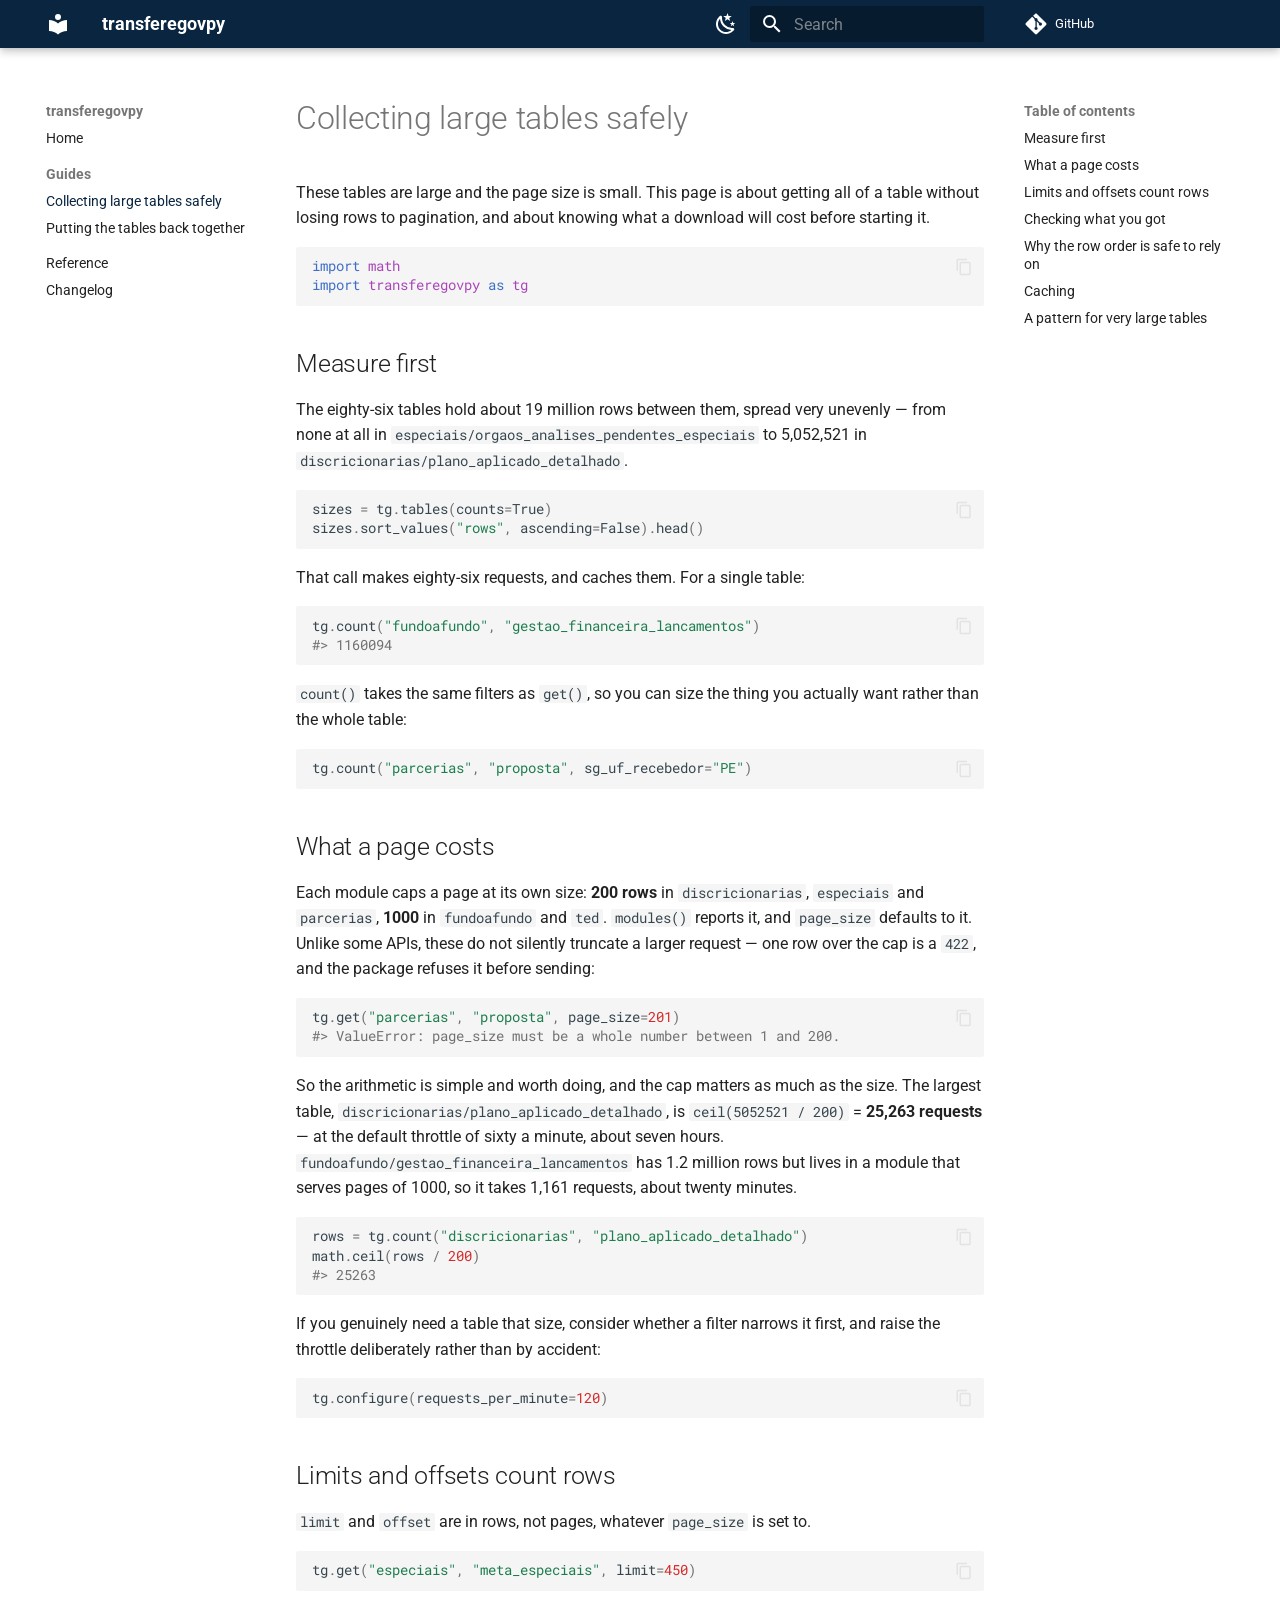
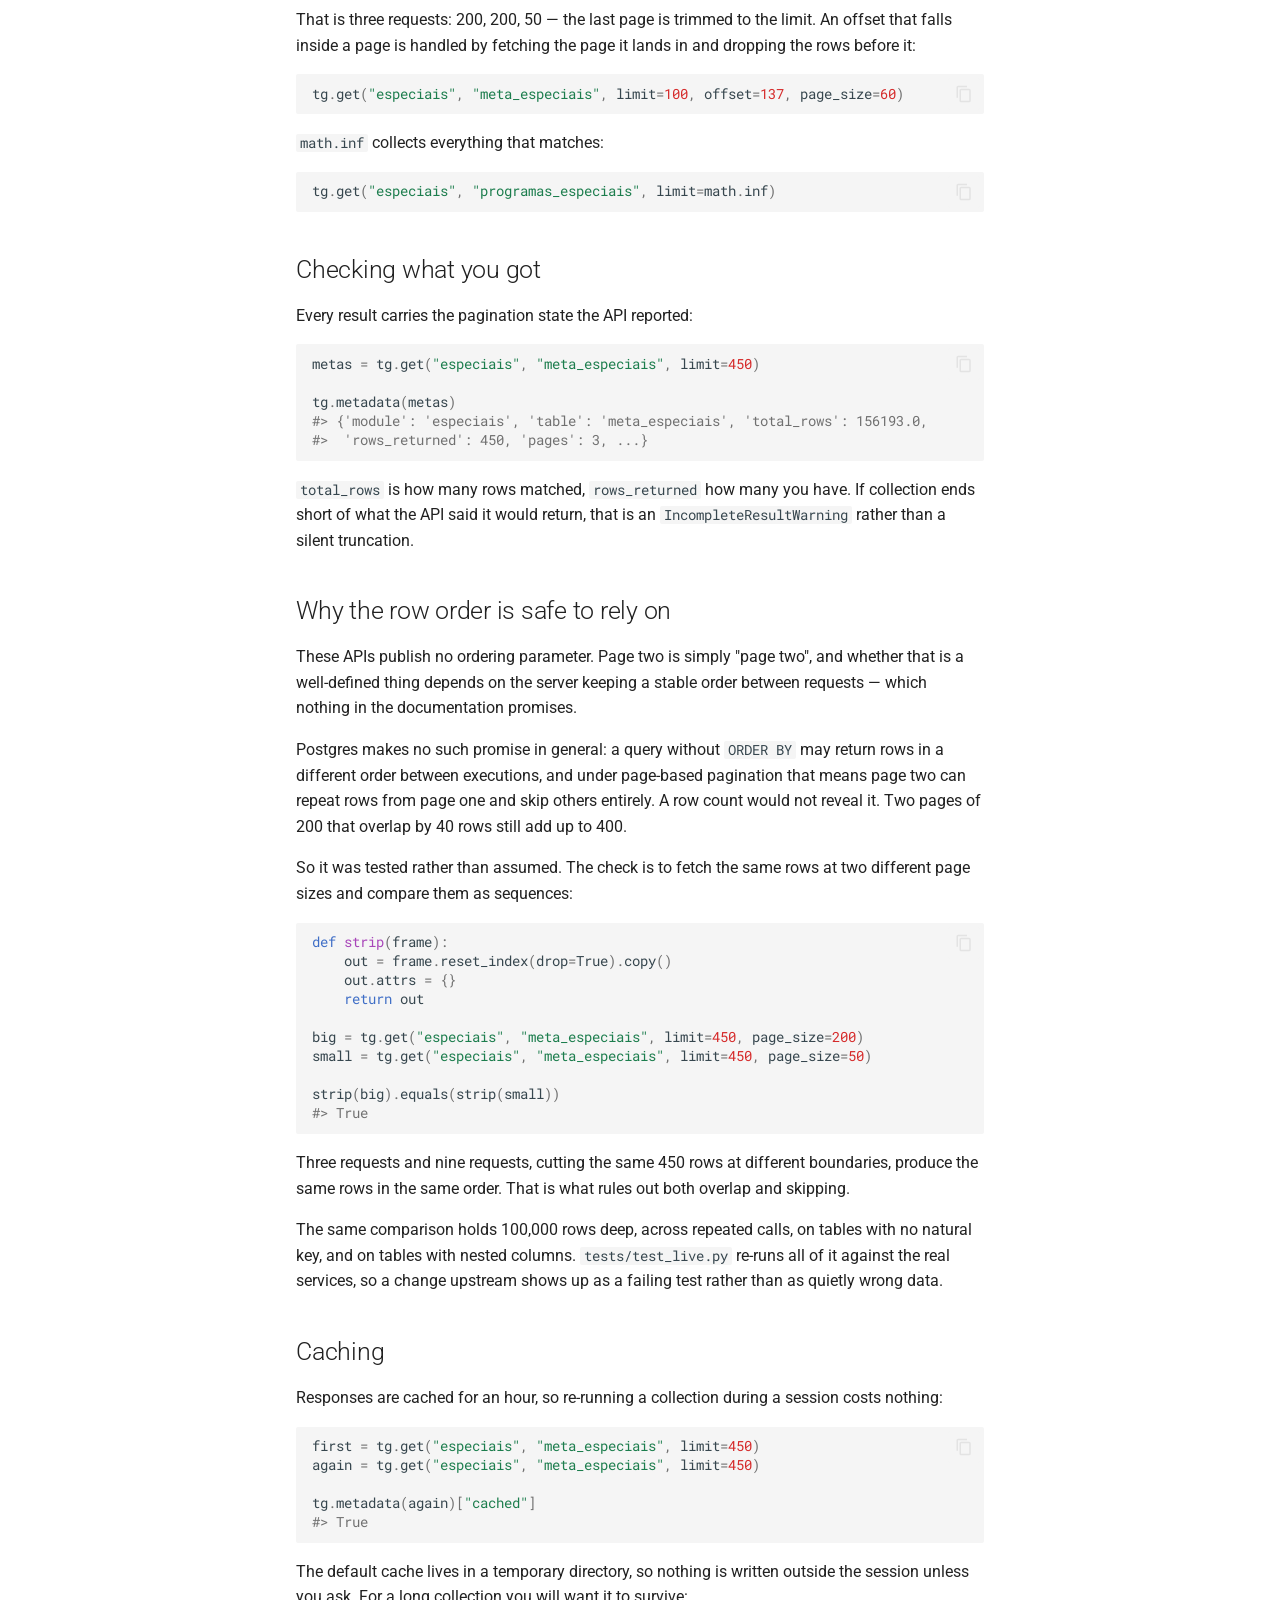
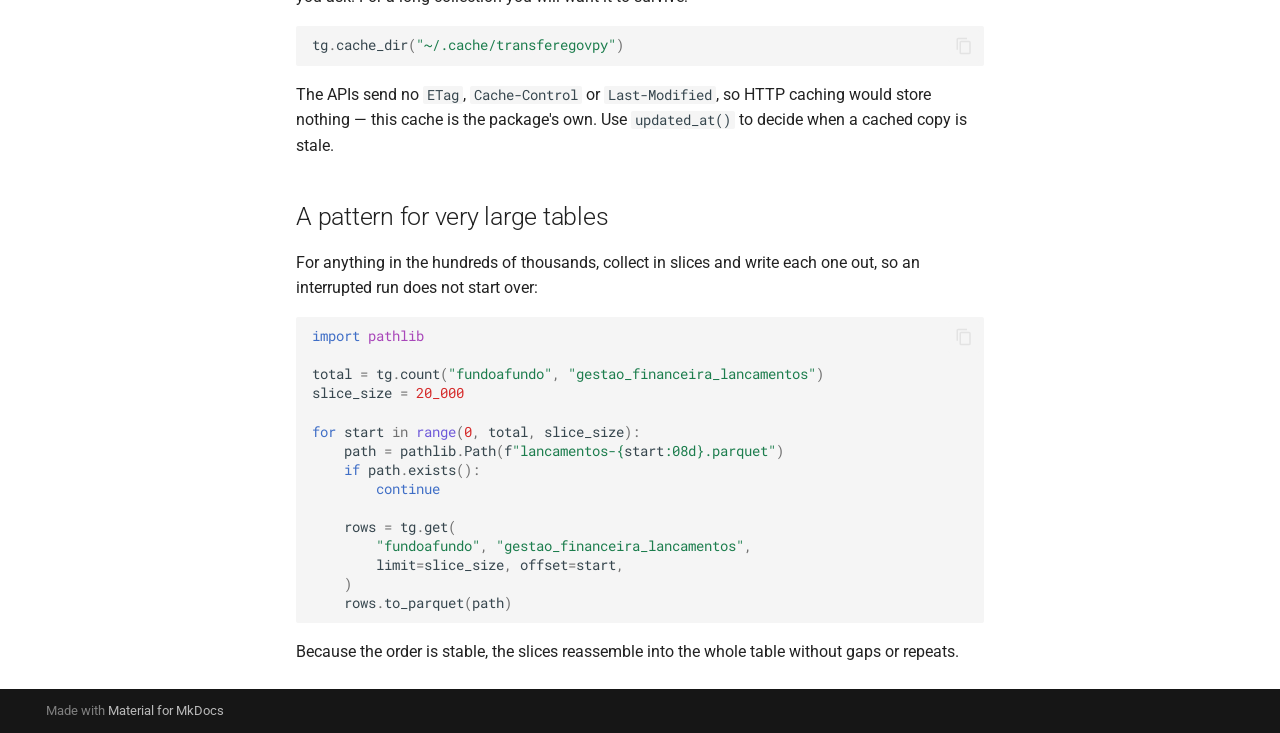
<file: pagination/index.html>
<!doctype html>
<html lang="en" class="no-js">
  <head>
    
      <meta charset="utf-8">
      <meta name="viewport" content="width=device-width,initial-scale=1">
      
        <meta name="description" content="Access the TransfereGov open data APIs from Python">
      
      
      
        <link rel="canonical" href="https://strategicprojects.github.io/transferegovpy/pagination/">
      
      
        <link rel="prev" href="..">
      
      
        <link rel="next" href="../joining-tables/">
      
      
        
      
      
      <link rel="icon" href="../assets/images/favicon.png">
      <meta name="generator" content="mkdocs-1.6.1, mkdocs-material-9.8.0">
    
    
      
        <title>Collecting large tables safely - transferegovpy</title>
      
    
    
      <link rel="stylesheet" href="../assets/stylesheets/main.57a0d79d.min.css">
      
        
        <link rel="stylesheet" href="../assets/stylesheets/palette.fb2fffe2.min.css">
      
      


    
    
      
    
    
      
        
        
        <link rel="preconnect" href="https://fonts.gstatic.com" crossorigin>
        <link rel="stylesheet" href="https://fonts.googleapis.com/css?family=Roboto:300,300i,400,400i,700,700i%7CRoboto+Mono:400,400i,700,700i&display=fallback">
        <style>:root{--md-text-font:"Roboto";--md-code-font:"Roboto Mono"}</style>
      
    
    
      <link rel="stylesheet" href="../assets/_mkdocstrings.css">
    
      <link rel="stylesheet" href="../extra.css">
    
    <script>__md_scope=new URL("..",location),__md_hash=e=>[...e].reduce(((e,_)=>(e<<5)-e+_.charCodeAt(0)),0),__md_get=(e,_=localStorage,t=__md_scope)=>JSON.parse(_.getItem(t.pathname+"."+e)),__md_set=(e,_,t=localStorage,a=__md_scope)=>{try{t.setItem(a.pathname+"."+e,JSON.stringify(_))}catch(e){}}</script>
    
      

    
    
  </head>
  
  
    
    
      
    
    
    
    
    <body dir="ltr" data-md-color-scheme="default" data-md-color-primary="custom" data-md-color-accent="custom">
  
    
    <input class="md-toggle" data-md-toggle="drawer" type="checkbox" id="__drawer" autocomplete="off">
    <input class="md-toggle" data-md-toggle="search" type="checkbox" id="__search" autocomplete="off">
    <label class="md-overlay" for="__drawer"></label>
    <div data-md-component="skip">
      
        
        <a href="#collecting-large-tables-safely" class="md-skip">
          Skip to content
        </a>
      
    </div>
    <div data-md-component="announce">
      
    </div>
    
    
      

  

<header class="md-header md-header--shadow" data-md-component="header">
  <nav class="md-header__inner md-grid" aria-label="Header">
    <a href=".." title="transferegovpy" class="md-header__button md-logo" aria-label="transferegovpy" data-md-component="logo">
      
  
  <svg xmlns="http://www.w3.org/2000/svg" viewBox="0 0 24 24"><path d="M12 8a3 3 0 0 0 3-3 3 3 0 0 0-3-3 3 3 0 0 0-3 3 3 3 0 0 0 3 3m0 3.54C9.64 9.35 6.5 8 3 8v11c3.5 0 6.64 1.35 9 3.54 2.36-2.19 5.5-3.54 9-3.54V8c-3.5 0-6.64 1.35-9 3.54"/></svg>

    </a>
    <label class="md-header__button md-icon" for="__drawer">
      
      <svg xmlns="http://www.w3.org/2000/svg" viewBox="0 0 24 24"><path d="M3 6h18v2H3zm0 5h18v2H3zm0 5h18v2H3z"/></svg>
    </label>
    <div class="md-header__title" data-md-component="header-title">
      <div class="md-header__ellipsis">
        <div class="md-header__topic">
          <span class="md-ellipsis">
            transferegovpy
          </span>
        </div>
        <div class="md-header__topic" data-md-component="header-topic">
          <span class="md-ellipsis">
            
              Collecting large tables safely
            
          </span>
        </div>
      </div>
    </div>
    
      
        <form class="md-header__option" data-md-component="palette">
  
    
    
    
    <input class="md-option" data-md-color-media="" data-md-color-scheme="default" data-md-color-primary="custom" data-md-color-accent="custom"  aria-label="Dark mode"  type="radio" name="__palette" id="__palette_0">
    
      <label class="md-header__button md-icon" title="Dark mode" for="__palette_1" hidden>
        <svg xmlns="http://www.w3.org/2000/svg" viewBox="0 0 24 24"><path d="m17.75 4.09-2.53 1.94.91 3.06-2.63-1.81-2.63 1.81.91-3.06-2.53-1.94L12.44 4l1.06-3 1.06 3zm3.5 6.91-1.64 1.25.59 1.98-1.7-1.17-1.7 1.17.59-1.98L15.75 11l2.06-.05L18.5 9l.69 1.95zm-2.28 4.95c.83-.08 1.72 1.1 1.19 1.85-.32.45-.66.87-1.08 1.27C15.17 23 8.84 23 4.94 19.07c-3.91-3.9-3.91-10.24 0-14.14.4-.4.82-.76 1.27-1.08.75-.53 1.93.36 1.85 1.19-.27 2.86.69 5.83 2.89 8.02a9.96 9.96 0 0 0 8.02 2.89m-1.64 2.02a12.08 12.08 0 0 1-7.8-3.47c-2.17-2.19-3.33-5-3.49-7.82-2.81 3.14-2.7 7.96.31 10.98 3.02 3.01 7.84 3.12 10.98.31"/></svg>
      </label>
    
  
    
    
    
    <input class="md-option" data-md-color-media="" data-md-color-scheme="slate" data-md-color-primary="custom" data-md-color-accent="custom"  aria-label="Light mode"  type="radio" name="__palette" id="__palette_1">
    
      <label class="md-header__button md-icon" title="Light mode" for="__palette_0" hidden>
        <svg xmlns="http://www.w3.org/2000/svg" viewBox="0 0 24 24"><path d="M12 7a5 5 0 0 1 5 5 5 5 0 0 1-5 5 5 5 0 0 1-5-5 5 5 0 0 1 5-5m0 2a3 3 0 0 0-3 3 3 3 0 0 0 3 3 3 3 0 0 0 3-3 3 3 0 0 0-3-3m0-7 2.39 3.42C13.65 5.15 12.84 5 12 5s-1.65.15-2.39.42zM3.34 7l4.16-.35A7.2 7.2 0 0 0 5.94 8.5c-.44.74-.69 1.5-.83 2.29zm.02 10 1.76-3.77a7.131 7.131 0 0 0 2.38 4.14zM20.65 7l-1.77 3.79a7.02 7.02 0 0 0-2.38-4.15zm-.01 10-4.14.36c.59-.51 1.12-1.14 1.54-1.86.42-.73.69-1.5.83-2.29zM12 22l-2.41-3.44c.74.27 1.55.44 2.41.44.82 0 1.63-.17 2.37-.44z"/></svg>
      </label>
    
  
</form>
      
    
    
      <script>var palette=__md_get("__palette");if(palette&&palette.color){if("(prefers-color-scheme)"===palette.color.media){var media=matchMedia("(prefers-color-scheme: light)"),input=document.querySelector(media.matches?"[data-md-color-media='(prefers-color-scheme: light)']":"[data-md-color-media='(prefers-color-scheme: dark)']");palette.color.media=input.getAttribute("data-md-color-media"),palette.color.scheme=input.getAttribute("data-md-color-scheme"),palette.color.primary=input.getAttribute("data-md-color-primary"),palette.color.accent=input.getAttribute("data-md-color-accent")}for(var[key,value]of Object.entries(palette.color))document.body.setAttribute("data-md-color-"+key,value)}</script>
    
    
    
      
      
        <label class="md-header__button md-icon" for="__search">
          
          <svg xmlns="http://www.w3.org/2000/svg" viewBox="0 0 24 24"><path d="M9.5 3A6.5 6.5 0 0 1 16 9.5c0 1.61-.59 3.09-1.56 4.23l.27.27h.79l5 5-1.5 1.5-5-5v-.79l-.27-.27A6.52 6.52 0 0 1 9.5 16 6.5 6.5 0 0 1 3 9.5 6.5 6.5 0 0 1 9.5 3m0 2C7 5 5 7 5 9.5S7 14 9.5 14 14 12 14 9.5 12 5 9.5 5"/></svg>
        </label>
        <div class="md-search" data-md-component="search" role="dialog">
  <label class="md-search__overlay" for="__search"></label>
  <div class="md-search__inner" role="search">
    <form class="md-search__form" name="search">
      <input type="text" class="md-search__input" name="query" aria-label="Search" placeholder="Search" autocapitalize="off" autocorrect="off" autocomplete="off" spellcheck="false" data-md-component="search-query" required>
      <label class="md-search__icon md-icon" for="__search">
        
        <svg xmlns="http://www.w3.org/2000/svg" viewBox="0 0 24 24"><path d="M9.5 3A6.5 6.5 0 0 1 16 9.5c0 1.61-.59 3.09-1.56 4.23l.27.27h.79l5 5-1.5 1.5-5-5v-.79l-.27-.27A6.52 6.52 0 0 1 9.5 16 6.5 6.5 0 0 1 3 9.5 6.5 6.5 0 0 1 9.5 3m0 2C7 5 5 7 5 9.5S7 14 9.5 14 14 12 14 9.5 12 5 9.5 5"/></svg>
        
        <svg xmlns="http://www.w3.org/2000/svg" viewBox="0 0 24 24"><path d="M20 11v2H8l5.5 5.5-1.42 1.42L4.16 12l7.92-7.92L13.5 5.5 8 11z"/></svg>
      </label>
      <nav class="md-search__options" aria-label="Search">
        
        <button type="reset" class="md-search__icon md-icon" title="Clear" aria-label="Clear" tabindex="-1">
          
          <svg xmlns="http://www.w3.org/2000/svg" viewBox="0 0 24 24"><path d="M19 6.41 17.59 5 12 10.59 6.41 5 5 6.41 10.59 12 5 17.59 6.41 19 12 13.41 17.59 19 19 17.59 13.41 12z"/></svg>
        </button>
      </nav>
      
        <div class="md-search__suggest" data-md-component="search-suggest"></div>
      
    </form>
    <div class="md-search__output">
      <div class="md-search__scrollwrap" tabindex="0" data-md-scrollfix>
        <div class="md-search-result" data-md-component="search-result">
          <div class="md-search-result__meta">
            Initializing search
          </div>
          <ol class="md-search-result__list" role="presentation"></ol>
        </div>
      </div>
    </div>
  </div>
</div>
      
    
    
      <div class="md-header__source">
        <a href="https://github.com/StrategicProjects/transferegovpy" title="Go to repository" class="md-source" data-md-component="source">
  <div class="md-source__icon md-icon">
    
    <svg xmlns="http://www.w3.org/2000/svg" viewBox="0 0 448 512"><!--! Font Awesome Free 7.1.0 by @fontawesome - https://fontawesome.com License - https://fontawesome.com/license/free (Icons: CC BY 4.0, Fonts: SIL OFL 1.1, Code: MIT License) Copyright 2025 Fonticons, Inc.--><path d="M439.6 236.1 244 40.5c-5.4-5.5-12.8-8.5-20.4-8.5s-15 3-20.4 8.4L162.5 81l51.5 51.5c27.1-9.1 52.7 16.8 43.4 43.7l49.7 49.7c34.2-11.8 61.2 31 35.5 56.7-26.5 26.5-70.2-2.9-56-37.3L240.3 199v121.9c25.3 12.5 22.3 41.8 9.1 55-6.4 6.4-15.2 10.1-24.3 10.1s-17.8-3.6-24.3-10.1c-17.6-17.6-11.1-46.9 11.2-56v-123c-20.8-8.5-24.6-30.7-18.6-45L142.6 101 8.5 235.1C3 240.6 0 247.9 0 255.5s3 15 8.5 20.4l195.6 195.7c5.4 5.4 12.7 8.4 20.4 8.4s15-3 20.4-8.4l194.7-194.7c5.4-5.4 8.4-12.8 8.4-20.4s-3-15-8.4-20.4"/></svg>
  </div>
  <div class="md-source__repository">
    GitHub
  </div>
</a>
      </div>
    
  </nav>
  
</header>
    
    <div class="md-container" data-md-component="container">
      
      
        
          
        
      
      <main class="md-main" data-md-component="main">
        <div class="md-main__inner md-grid">
          
            
              
              <div class="md-sidebar md-sidebar--primary" data-md-component="sidebar" data-md-type="navigation" >
                <div class="md-sidebar__scrollwrap">
                  <div class="md-sidebar__inner">
                    



<nav class="md-nav md-nav--primary" aria-label="Navigation" data-md-level="0">
  <label class="md-nav__title" for="__drawer">
    <a href=".." title="transferegovpy" class="md-nav__button md-logo" aria-label="transferegovpy" data-md-component="logo">
      
  
  <svg xmlns="http://www.w3.org/2000/svg" viewBox="0 0 24 24"><path d="M12 8a3 3 0 0 0 3-3 3 3 0 0 0-3-3 3 3 0 0 0-3 3 3 3 0 0 0 3 3m0 3.54C9.64 9.35 6.5 8 3 8v11c3.5 0 6.64 1.35 9 3.54 2.36-2.19 5.5-3.54 9-3.54V8c-3.5 0-6.64 1.35-9 3.54"/></svg>

    </a>
    transferegovpy
  </label>
  
    <div class="md-nav__source">
      <a href="https://github.com/StrategicProjects/transferegovpy" title="Go to repository" class="md-source" data-md-component="source">
  <div class="md-source__icon md-icon">
    
    <svg xmlns="http://www.w3.org/2000/svg" viewBox="0 0 448 512"><!--! Font Awesome Free 7.1.0 by @fontawesome - https://fontawesome.com License - https://fontawesome.com/license/free (Icons: CC BY 4.0, Fonts: SIL OFL 1.1, Code: MIT License) Copyright 2025 Fonticons, Inc.--><path d="M439.6 236.1 244 40.5c-5.4-5.5-12.8-8.5-20.4-8.5s-15 3-20.4 8.4L162.5 81l51.5 51.5c27.1-9.1 52.7 16.8 43.4 43.7l49.7 49.7c34.2-11.8 61.2 31 35.5 56.7-26.5 26.5-70.2-2.9-56-37.3L240.3 199v121.9c25.3 12.5 22.3 41.8 9.1 55-6.4 6.4-15.2 10.1-24.3 10.1s-17.8-3.6-24.3-10.1c-17.6-17.6-11.1-46.9 11.2-56v-123c-20.8-8.5-24.6-30.7-18.6-45L142.6 101 8.5 235.1C3 240.6 0 247.9 0 255.5s3 15 8.5 20.4l195.6 195.7c5.4 5.4 12.7 8.4 20.4 8.4s15-3 20.4-8.4l194.7-194.7c5.4-5.4 8.4-12.8 8.4-20.4s-3-15-8.4-20.4"/></svg>
  </div>
  <div class="md-source__repository">
    GitHub
  </div>
</a>
    </div>
  
  <ul class="md-nav__list" data-md-scrollfix>
    
      
      
  
  
  
  
    <li class="md-nav__item">
      <a href=".." class="md-nav__link">
        
  
  
  <span class="md-ellipsis">
    
  
    Home
  

    
  </span>
  
  

      </a>
    </li>
  

    
      
      
  
  
    
  
  
  
    
    
    
    
      
        
        
      
    
    
    <li class="md-nav__item md-nav__item--active md-nav__item--section md-nav__item--nested">
      
        
        
        <input class="md-nav__toggle md-toggle " type="checkbox" id="__nav_2" checked>
        
          
          <label class="md-nav__link" for="__nav_2" id="__nav_2_label" tabindex="">
            
  
  
  <span class="md-ellipsis">
    
  
    Guides
  

    
  </span>
  
  

            <span class="md-nav__icon md-icon"></span>
          </label>
        
        <nav class="md-nav" data-md-level="1" aria-labelledby="__nav_2_label" aria-expanded="true">
          <label class="md-nav__title" for="__nav_2">
            <span class="md-nav__icon md-icon"></span>
            
  
    Guides
  

          </label>
          <ul class="md-nav__list" data-md-scrollfix>
            
              
                
  
  
    
  
  
  
    <li class="md-nav__item md-nav__item--active">
      
      <input class="md-nav__toggle md-toggle" type="checkbox" id="__toc">
      
      
        
      
      
        <label class="md-nav__link md-nav__link--active" for="__toc">
          
  
  
  <span class="md-ellipsis">
    
  
    Collecting large tables safely
  

    
  </span>
  
  

          <span class="md-nav__icon md-icon"></span>
        </label>
      
      <a href="./" class="md-nav__link md-nav__link--active">
        
  
  
  <span class="md-ellipsis">
    
  
    Collecting large tables safely
  

    
  </span>
  
  

      </a>
      
        

<nav class="md-nav md-nav--secondary" aria-label="Table of contents">
  
  
  
    
  
  
    <label class="md-nav__title" for="__toc">
      <span class="md-nav__icon md-icon"></span>
      Table of contents
    </label>
    <ul class="md-nav__list" data-md-component="toc" data-md-scrollfix>
      
        <li class="md-nav__item">
  <a href="#measure-first" class="md-nav__link">
    <span class="md-ellipsis">
      
        Measure first
      
    </span>
  </a>
  
</li>
      
        <li class="md-nav__item">
  <a href="#what-a-page-costs" class="md-nav__link">
    <span class="md-ellipsis">
      
        What a page costs
      
    </span>
  </a>
  
</li>
      
        <li class="md-nav__item">
  <a href="#limits-and-offsets-count-rows" class="md-nav__link">
    <span class="md-ellipsis">
      
        Limits and offsets count rows
      
    </span>
  </a>
  
</li>
      
        <li class="md-nav__item">
  <a href="#checking-what-you-got" class="md-nav__link">
    <span class="md-ellipsis">
      
        Checking what you got
      
    </span>
  </a>
  
</li>
      
        <li class="md-nav__item">
  <a href="#why-the-row-order-is-safe-to-rely-on" class="md-nav__link">
    <span class="md-ellipsis">
      
        Why the row order is safe to rely on
      
    </span>
  </a>
  
</li>
      
        <li class="md-nav__item">
  <a href="#caching" class="md-nav__link">
    <span class="md-ellipsis">
      
        Caching
      
    </span>
  </a>
  
</li>
      
        <li class="md-nav__item">
  <a href="#a-pattern-for-very-large-tables" class="md-nav__link">
    <span class="md-ellipsis">
      
        A pattern for very large tables
      
    </span>
  </a>
  
</li>
      
    </ul>
  
</nav>
      
    </li>
  

              
            
              
                
  
  
  
  
    <li class="md-nav__item">
      <a href="../joining-tables/" class="md-nav__link">
        
  
  
  <span class="md-ellipsis">
    
  
    Putting the tables back together
  

    
  </span>
  
  

      </a>
    </li>
  

              
            
          </ul>
        </nav>
      
    </li>
  

    
      
      
  
  
  
  
    <li class="md-nav__item">
      <a href="../reference/" class="md-nav__link">
        
  
  
  <span class="md-ellipsis">
    
  
    Reference
  

    
  </span>
  
  

      </a>
    </li>
  

    
      
      
  
  
  
  
    <li class="md-nav__item">
      <a href="../changelog/" class="md-nav__link">
        
  
  
  <span class="md-ellipsis">
    
  
    Changelog
  

    
  </span>
  
  

      </a>
    </li>
  

    
  </ul>
</nav>
                  </div>
                </div>
              </div>
            
            
              
              <div class="md-sidebar md-sidebar--secondary" data-md-component="sidebar" data-md-type="toc" >
                <div class="md-sidebar__scrollwrap">
                  <div class="md-sidebar__inner">
                    

<nav class="md-nav md-nav--secondary" aria-label="Table of contents">
  
  
  
    
  
  
    <label class="md-nav__title" for="__toc">
      <span class="md-nav__icon md-icon"></span>
      Table of contents
    </label>
    <ul class="md-nav__list" data-md-component="toc" data-md-scrollfix>
      
        <li class="md-nav__item">
  <a href="#measure-first" class="md-nav__link">
    <span class="md-ellipsis">
      
        Measure first
      
    </span>
  </a>
  
</li>
      
        <li class="md-nav__item">
  <a href="#what-a-page-costs" class="md-nav__link">
    <span class="md-ellipsis">
      
        What a page costs
      
    </span>
  </a>
  
</li>
      
        <li class="md-nav__item">
  <a href="#limits-and-offsets-count-rows" class="md-nav__link">
    <span class="md-ellipsis">
      
        Limits and offsets count rows
      
    </span>
  </a>
  
</li>
      
        <li class="md-nav__item">
  <a href="#checking-what-you-got" class="md-nav__link">
    <span class="md-ellipsis">
      
        Checking what you got
      
    </span>
  </a>
  
</li>
      
        <li class="md-nav__item">
  <a href="#why-the-row-order-is-safe-to-rely-on" class="md-nav__link">
    <span class="md-ellipsis">
      
        Why the row order is safe to rely on
      
    </span>
  </a>
  
</li>
      
        <li class="md-nav__item">
  <a href="#caching" class="md-nav__link">
    <span class="md-ellipsis">
      
        Caching
      
    </span>
  </a>
  
</li>
      
        <li class="md-nav__item">
  <a href="#a-pattern-for-very-large-tables" class="md-nav__link">
    <span class="md-ellipsis">
      
        A pattern for very large tables
      
    </span>
  </a>
  
</li>
      
    </ul>
  
</nav>
                  </div>
                </div>
              </div>
            
          
          
            <div class="md-content" data-md-component="content">
              
              <article class="md-content__inner md-typeset">
                
                  



<h1 id="collecting-large-tables-safely">Collecting large tables safely<a class="headerlink" href="#collecting-large-tables-safely" title="Permanent link">&para;</a></h1>
<p>These tables are large and the page size is small. This page is about getting
all of a table without losing rows to pagination, and about knowing what a
download will cost before starting it.</p>
<div class="highlight"><pre><span></span><code><span class="kn">import</span><span class="w"> </span><span class="nn">math</span>
<span class="kn">import</span><span class="w"> </span><span class="nn">transferegovpy</span><span class="w"> </span><span class="k">as</span><span class="w"> </span><span class="nn">tg</span>
</code></pre></div>
<h2 id="measure-first">Measure first<a class="headerlink" href="#measure-first" title="Permanent link">&para;</a></h2>
<p>The eighty-six tables hold about 19 million rows between them, spread very
unevenly — from none at all in <code>especiais/orgaos_analises_pendentes_especiais</code>
to 5,052,521 in <code>discricionarias/plano_aplicado_detalhado</code>.</p>
<div class="highlight"><pre><span></span><code><span class="n">sizes</span> <span class="o">=</span> <span class="n">tg</span><span class="o">.</span><span class="n">tables</span><span class="p">(</span><span class="n">counts</span><span class="o">=</span><span class="kc">True</span><span class="p">)</span>
<span class="n">sizes</span><span class="o">.</span><span class="n">sort_values</span><span class="p">(</span><span class="s2">"rows"</span><span class="p">,</span> <span class="n">ascending</span><span class="o">=</span><span class="kc">False</span><span class="p">)</span><span class="o">.</span><span class="n">head</span><span class="p">()</span>
</code></pre></div>
<p>That call makes eighty-six requests, and caches them. For a single table:</p>
<div class="highlight"><pre><span></span><code><span class="n">tg</span><span class="o">.</span><span class="n">count</span><span class="p">(</span><span class="s2">"fundoafundo"</span><span class="p">,</span> <span class="s2">"gestao_financeira_lancamentos"</span><span class="p">)</span>
<span class="c1">#&gt; 1160094</span>
</code></pre></div>
<p><code>count()</code> takes the same filters as <code>get()</code>, so you can size the thing you
actually want rather than the whole table:</p>
<div class="highlight"><pre><span></span><code><span class="n">tg</span><span class="o">.</span><span class="n">count</span><span class="p">(</span><span class="s2">"parcerias"</span><span class="p">,</span> <span class="s2">"proposta"</span><span class="p">,</span> <span class="n">sg_uf_recebedor</span><span class="o">=</span><span class="s2">"PE"</span><span class="p">)</span>
</code></pre></div>
<h2 id="what-a-page-costs">What a page costs<a class="headerlink" href="#what-a-page-costs" title="Permanent link">&para;</a></h2>
<p>Each module caps a page at its own size: <strong>200 rows</strong> in <code>discricionarias</code>,
<code>especiais</code> and <code>parcerias</code>, <strong>1000</strong> in <code>fundoafundo</code> and <code>ted</code>.
<code>modules()</code> reports it, and
<code>page_size</code> defaults to it. Unlike some APIs, these do not silently truncate a
larger request — one row over the cap is a <code>422</code>, and the package refuses it
before sending:</p>
<div class="highlight"><pre><span></span><code><span class="n">tg</span><span class="o">.</span><span class="n">get</span><span class="p">(</span><span class="s2">"parcerias"</span><span class="p">,</span> <span class="s2">"proposta"</span><span class="p">,</span> <span class="n">page_size</span><span class="o">=</span><span class="mi">201</span><span class="p">)</span>
<span class="c1">#&gt; ValueError: page_size must be a whole number between 1 and 200.</span>
</code></pre></div>
<p>So the arithmetic is simple and worth doing, and the cap matters as much as the
size. The largest table, <code>discricionarias/plano_aplicado_detalhado</code>, is
<code>ceil(5052521 / 200)</code> = <strong>25,263 requests</strong> — at the default throttle of sixty
a minute, about seven hours. <code>fundoafundo/gestao_financeira_lancamentos</code> has
1.2 million rows but lives in a module that serves pages of 1000, so it takes
1,161 requests, about twenty minutes.</p>
<div class="highlight"><pre><span></span><code><span class="n">rows</span> <span class="o">=</span> <span class="n">tg</span><span class="o">.</span><span class="n">count</span><span class="p">(</span><span class="s2">"discricionarias"</span><span class="p">,</span> <span class="s2">"plano_aplicado_detalhado"</span><span class="p">)</span>
<span class="n">math</span><span class="o">.</span><span class="n">ceil</span><span class="p">(</span><span class="n">rows</span> <span class="o">/</span> <span class="mi">200</span><span class="p">)</span>
<span class="c1">#&gt; 25263</span>
</code></pre></div>
<p>If you genuinely need a table that size, consider whether a filter narrows it
first, and raise the throttle deliberately rather than by accident:</p>
<div class="highlight"><pre><span></span><code><span class="n">tg</span><span class="o">.</span><span class="n">configure</span><span class="p">(</span><span class="n">requests_per_minute</span><span class="o">=</span><span class="mi">120</span><span class="p">)</span>
</code></pre></div>
<h2 id="limits-and-offsets-count-rows">Limits and offsets count rows<a class="headerlink" href="#limits-and-offsets-count-rows" title="Permanent link">&para;</a></h2>
<p><code>limit</code> and <code>offset</code> are in rows, not pages, whatever <code>page_size</code> is set to.</p>
<div class="highlight"><pre><span></span><code><span class="n">tg</span><span class="o">.</span><span class="n">get</span><span class="p">(</span><span class="s2">"especiais"</span><span class="p">,</span> <span class="s2">"meta_especiais"</span><span class="p">,</span> <span class="n">limit</span><span class="o">=</span><span class="mi">450</span><span class="p">)</span>
</code></pre></div>
<p>That is three requests: 200, 200, 50 — the last page is trimmed to the limit.
An offset that falls inside a page is handled by fetching the page it lands in
and dropping the rows before it:</p>
<div class="highlight"><pre><span></span><code><span class="n">tg</span><span class="o">.</span><span class="n">get</span><span class="p">(</span><span class="s2">"especiais"</span><span class="p">,</span> <span class="s2">"meta_especiais"</span><span class="p">,</span> <span class="n">limit</span><span class="o">=</span><span class="mi">100</span><span class="p">,</span> <span class="n">offset</span><span class="o">=</span><span class="mi">137</span><span class="p">,</span> <span class="n">page_size</span><span class="o">=</span><span class="mi">60</span><span class="p">)</span>
</code></pre></div>
<p><code>math.inf</code> collects everything that matches:</p>
<div class="highlight"><pre><span></span><code><span class="n">tg</span><span class="o">.</span><span class="n">get</span><span class="p">(</span><span class="s2">"especiais"</span><span class="p">,</span> <span class="s2">"programas_especiais"</span><span class="p">,</span> <span class="n">limit</span><span class="o">=</span><span class="n">math</span><span class="o">.</span><span class="n">inf</span><span class="p">)</span>
</code></pre></div>
<h2 id="checking-what-you-got">Checking what you got<a class="headerlink" href="#checking-what-you-got" title="Permanent link">&para;</a></h2>
<p>Every result carries the pagination state the API reported:</p>
<div class="highlight"><pre><span></span><code><span class="n">metas</span> <span class="o">=</span> <span class="n">tg</span><span class="o">.</span><span class="n">get</span><span class="p">(</span><span class="s2">"especiais"</span><span class="p">,</span> <span class="s2">"meta_especiais"</span><span class="p">,</span> <span class="n">limit</span><span class="o">=</span><span class="mi">450</span><span class="p">)</span>

<span class="n">tg</span><span class="o">.</span><span class="n">metadata</span><span class="p">(</span><span class="n">metas</span><span class="p">)</span>
<span class="c1">#&gt; {'module': 'especiais', 'table': 'meta_especiais', 'total_rows': 156193.0,</span>
<span class="c1">#&gt;  'rows_returned': 450, 'pages': 3, ...}</span>
</code></pre></div>
<p><code>total_rows</code> is how many rows matched, <code>rows_returned</code> how many you have. If
collection ends short of what the API said it would return, that is an
<code>IncompleteResultWarning</code> rather than a silent truncation.</p>
<h2 id="why-the-row-order-is-safe-to-rely-on">Why the row order is safe to rely on<a class="headerlink" href="#why-the-row-order-is-safe-to-rely-on" title="Permanent link">&para;</a></h2>
<p>These APIs publish no ordering parameter. Page two is simply "page two", and
whether that is a well-defined thing depends on the server keeping a stable
order between requests — which nothing in the documentation promises.</p>
<p>Postgres makes no such promise in general: a query without <code>ORDER BY</code> may
return rows in a different order between executions, and under page-based
pagination that means page two can repeat rows from page one and skip others
entirely. A row count would not reveal it. Two pages of 200 that overlap by 40
rows still add up to 400.</p>
<p>So it was tested rather than assumed. The check is to fetch the same rows at
two different page sizes and compare them as sequences:</p>
<div class="highlight"><pre><span></span><code><span class="k">def</span><span class="w"> </span><span class="nf">strip</span><span class="p">(</span><span class="n">frame</span><span class="p">):</span>
    <span class="n">out</span> <span class="o">=</span> <span class="n">frame</span><span class="o">.</span><span class="n">reset_index</span><span class="p">(</span><span class="n">drop</span><span class="o">=</span><span class="kc">True</span><span class="p">)</span><span class="o">.</span><span class="n">copy</span><span class="p">()</span>
    <span class="n">out</span><span class="o">.</span><span class="n">attrs</span> <span class="o">=</span> <span class="p">{}</span>
    <span class="k">return</span> <span class="n">out</span>

<span class="n">big</span> <span class="o">=</span> <span class="n">tg</span><span class="o">.</span><span class="n">get</span><span class="p">(</span><span class="s2">"especiais"</span><span class="p">,</span> <span class="s2">"meta_especiais"</span><span class="p">,</span> <span class="n">limit</span><span class="o">=</span><span class="mi">450</span><span class="p">,</span> <span class="n">page_size</span><span class="o">=</span><span class="mi">200</span><span class="p">)</span>
<span class="n">small</span> <span class="o">=</span> <span class="n">tg</span><span class="o">.</span><span class="n">get</span><span class="p">(</span><span class="s2">"especiais"</span><span class="p">,</span> <span class="s2">"meta_especiais"</span><span class="p">,</span> <span class="n">limit</span><span class="o">=</span><span class="mi">450</span><span class="p">,</span> <span class="n">page_size</span><span class="o">=</span><span class="mi">50</span><span class="p">)</span>

<span class="n">strip</span><span class="p">(</span><span class="n">big</span><span class="p">)</span><span class="o">.</span><span class="n">equals</span><span class="p">(</span><span class="n">strip</span><span class="p">(</span><span class="n">small</span><span class="p">))</span>
<span class="c1">#&gt; True</span>
</code></pre></div>
<p>Three requests and nine requests, cutting the same 450 rows at different
boundaries, produce the same rows in the same order. That is what rules out
both overlap and skipping.</p>
<p>The same comparison holds 100,000 rows deep, across repeated calls, on tables
with no natural key, and on tables with nested columns. <code>tests/test_live.py</code>
re-runs all of it against the real services, so a change upstream shows up as a
failing test rather than as quietly wrong data.</p>
<h2 id="caching">Caching<a class="headerlink" href="#caching" title="Permanent link">&para;</a></h2>
<p>Responses are cached for an hour, so re-running a collection during a session
costs nothing:</p>
<div class="highlight"><pre><span></span><code><span class="n">first</span> <span class="o">=</span> <span class="n">tg</span><span class="o">.</span><span class="n">get</span><span class="p">(</span><span class="s2">"especiais"</span><span class="p">,</span> <span class="s2">"meta_especiais"</span><span class="p">,</span> <span class="n">limit</span><span class="o">=</span><span class="mi">450</span><span class="p">)</span>
<span class="n">again</span> <span class="o">=</span> <span class="n">tg</span><span class="o">.</span><span class="n">get</span><span class="p">(</span><span class="s2">"especiais"</span><span class="p">,</span> <span class="s2">"meta_especiais"</span><span class="p">,</span> <span class="n">limit</span><span class="o">=</span><span class="mi">450</span><span class="p">)</span>

<span class="n">tg</span><span class="o">.</span><span class="n">metadata</span><span class="p">(</span><span class="n">again</span><span class="p">)[</span><span class="s2">"cached"</span><span class="p">]</span>
<span class="c1">#&gt; True</span>
</code></pre></div>
<p>The default cache lives in a temporary directory, so nothing is written outside
the session unless you ask. For a long collection you will want it to survive:</p>
<div class="highlight"><pre><span></span><code><span class="n">tg</span><span class="o">.</span><span class="n">cache_dir</span><span class="p">(</span><span class="s2">"~/.cache/transferegovpy"</span><span class="p">)</span>
</code></pre></div>
<p>The APIs send no <code>ETag</code>, <code>Cache-Control</code> or <code>Last-Modified</code>, so HTTP caching
would store nothing — this cache is the package's own. Use <code>updated_at()</code> to
decide when a cached copy is stale.</p>
<h2 id="a-pattern-for-very-large-tables">A pattern for very large tables<a class="headerlink" href="#a-pattern-for-very-large-tables" title="Permanent link">&para;</a></h2>
<p>For anything in the hundreds of thousands, collect in slices and write each one
out, so an interrupted run does not start over:</p>
<div class="highlight"><pre><span></span><code><span class="kn">import</span><span class="w"> </span><span class="nn">pathlib</span>

<span class="n">total</span> <span class="o">=</span> <span class="n">tg</span><span class="o">.</span><span class="n">count</span><span class="p">(</span><span class="s2">"fundoafundo"</span><span class="p">,</span> <span class="s2">"gestao_financeira_lancamentos"</span><span class="p">)</span>
<span class="n">slice_size</span> <span class="o">=</span> <span class="mi">20_000</span>

<span class="k">for</span> <span class="n">start</span> <span class="ow">in</span> <span class="nb">range</span><span class="p">(</span><span class="mi">0</span><span class="p">,</span> <span class="n">total</span><span class="p">,</span> <span class="n">slice_size</span><span class="p">):</span>
    <span class="n">path</span> <span class="o">=</span> <span class="n">pathlib</span><span class="o">.</span><span class="n">Path</span><span class="p">(</span><span class="sa">f</span><span class="s2">"lancamentos-</span><span class="si">{</span><span class="n">start</span><span class="si">:</span><span class="s2">08d</span><span class="si">}</span><span class="s2">.parquet"</span><span class="p">)</span>
    <span class="k">if</span> <span class="n">path</span><span class="o">.</span><span class="n">exists</span><span class="p">():</span>
        <span class="k">continue</span>

    <span class="n">rows</span> <span class="o">=</span> <span class="n">tg</span><span class="o">.</span><span class="n">get</span><span class="p">(</span>
        <span class="s2">"fundoafundo"</span><span class="p">,</span> <span class="s2">"gestao_financeira_lancamentos"</span><span class="p">,</span>
        <span class="n">limit</span><span class="o">=</span><span class="n">slice_size</span><span class="p">,</span> <span class="n">offset</span><span class="o">=</span><span class="n">start</span><span class="p">,</span>
    <span class="p">)</span>
    <span class="n">rows</span><span class="o">.</span><span class="n">to_parquet</span><span class="p">(</span><span class="n">path</span><span class="p">)</span>
</code></pre></div>
<p>Because the order is stable, the slices reassemble into the whole table without
gaps or repeats.</p>












                
              </article>
            </div>
          
          
<script>var target=document.getElementById(location.hash.slice(1));target&&target.name&&(target.checked=target.name.startsWith("__tabbed_"))</script>
        </div>
        
          <button type="button" class="md-top md-icon" data-md-component="top" hidden>
  
  <svg xmlns="http://www.w3.org/2000/svg" viewBox="0 0 24 24"><path d="M13 20h-2V8l-5.5 5.5-1.42-1.42L12 4.16l7.92 7.92-1.42 1.42L13 8z"/></svg>
  Back to top
</button>
        
      </main>
      
        <footer class="md-footer">
  
  <div class="md-footer-meta md-typeset">
    <div class="md-footer-meta__inner md-grid">
      <div class="md-copyright">
  
  
    Made with
    <a href="https://squidfunk.github.io/mkdocs-material/" target="_blank" rel="noopener">
      Material for MkDocs
    </a>
  
</div>
      
    </div>
  </div>
</footer>
      
    </div>
    <div class="md-dialog" data-md-component="dialog">
      <div class="md-dialog__inner md-typeset"></div>
    </div>
    
    
    
      
      
      <script id="__config" type="application/json">{"annotate": null, "base": "..", "features": ["navigation.sections", "navigation.top", "content.code.copy", "search.suggest"], "search": "../assets/javascripts/workers/search.a7633da7.min.js", "tags": null, "translations": {"clipboard.copied": "Copied to clipboard", "clipboard.copy": "Copy to clipboard", "search.result.more.one": "1 more on this page", "search.result.more.other": "# more on this page", "search.result.none": "No matching documents", "search.result.one": "1 matching document", "search.result.other": "# matching documents", "search.result.placeholder": "Type to start searching", "search.result.term.missing": "Missing", "select.version": "Select version"}, "version": null}</script>
    
    
      <script src="../assets/javascripts/bundle.c21346df.min.js"></script>
      
    
  </body>
</html>
</file>
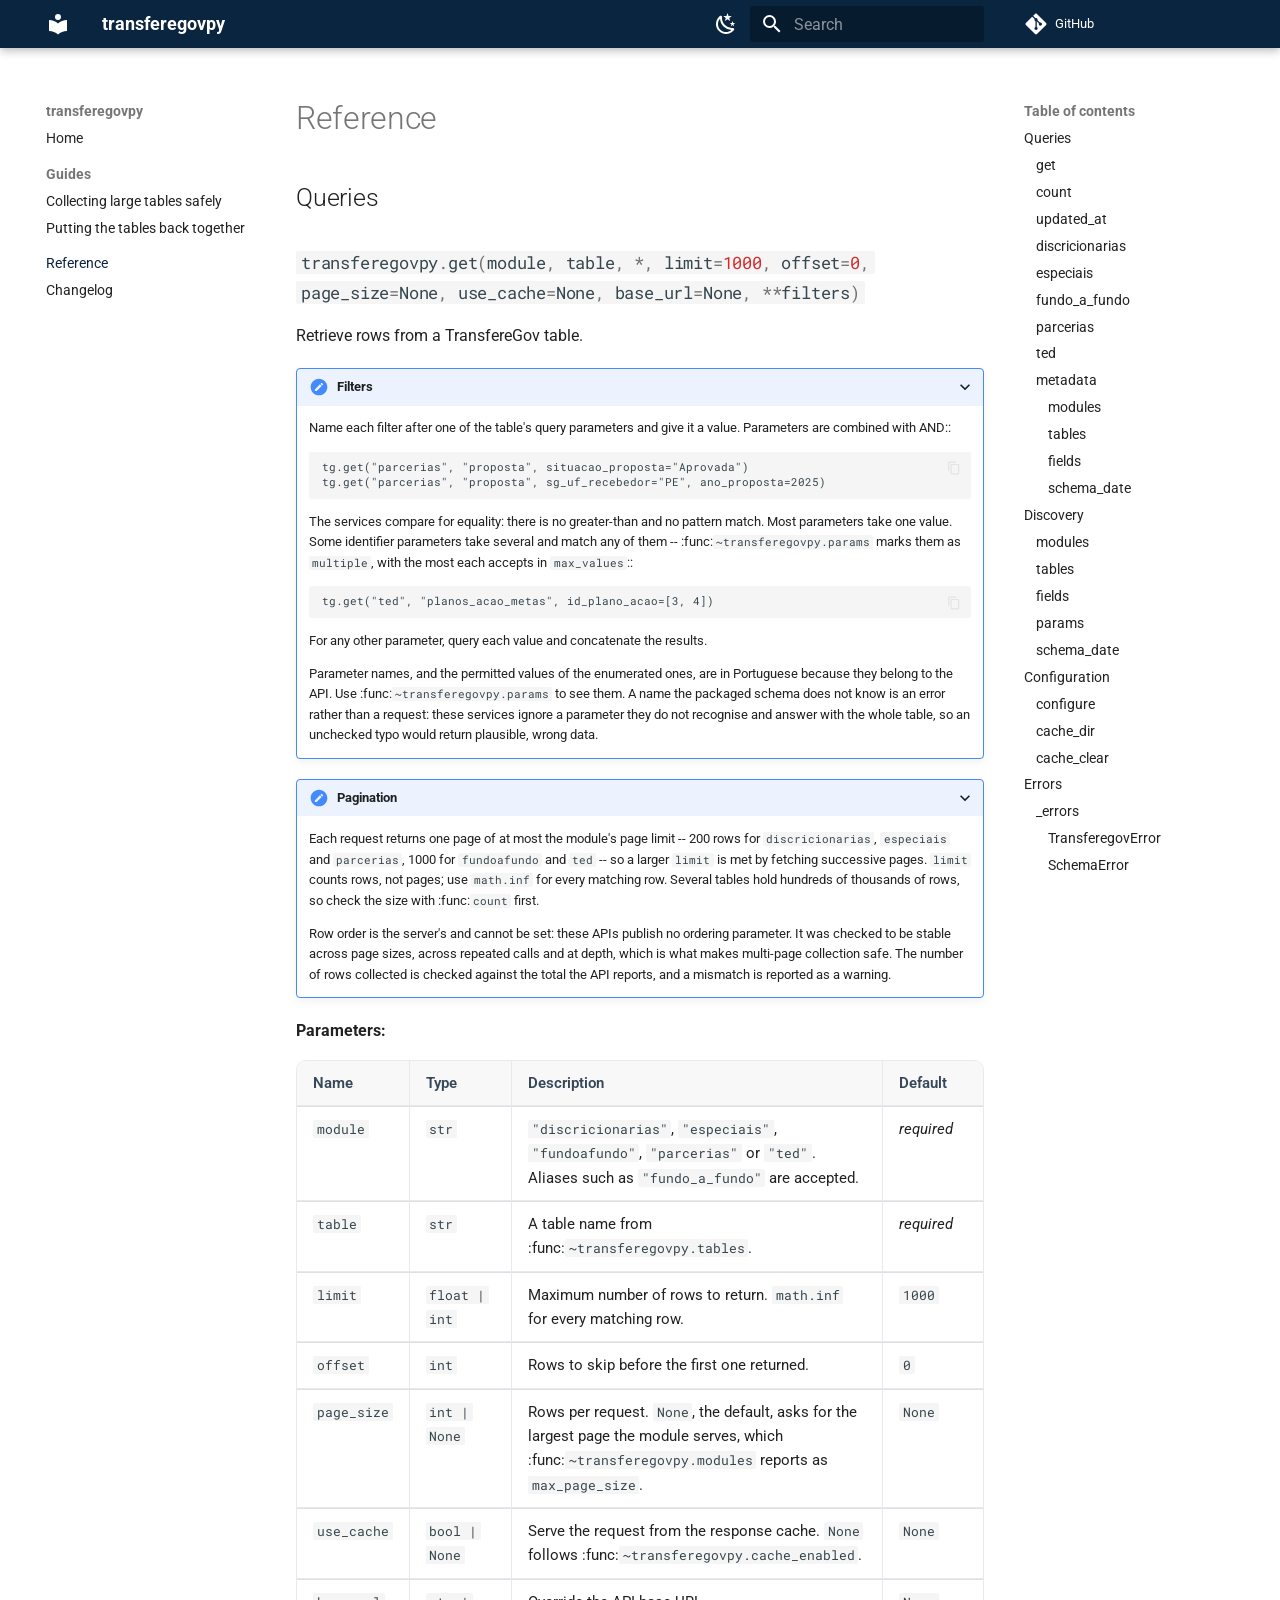
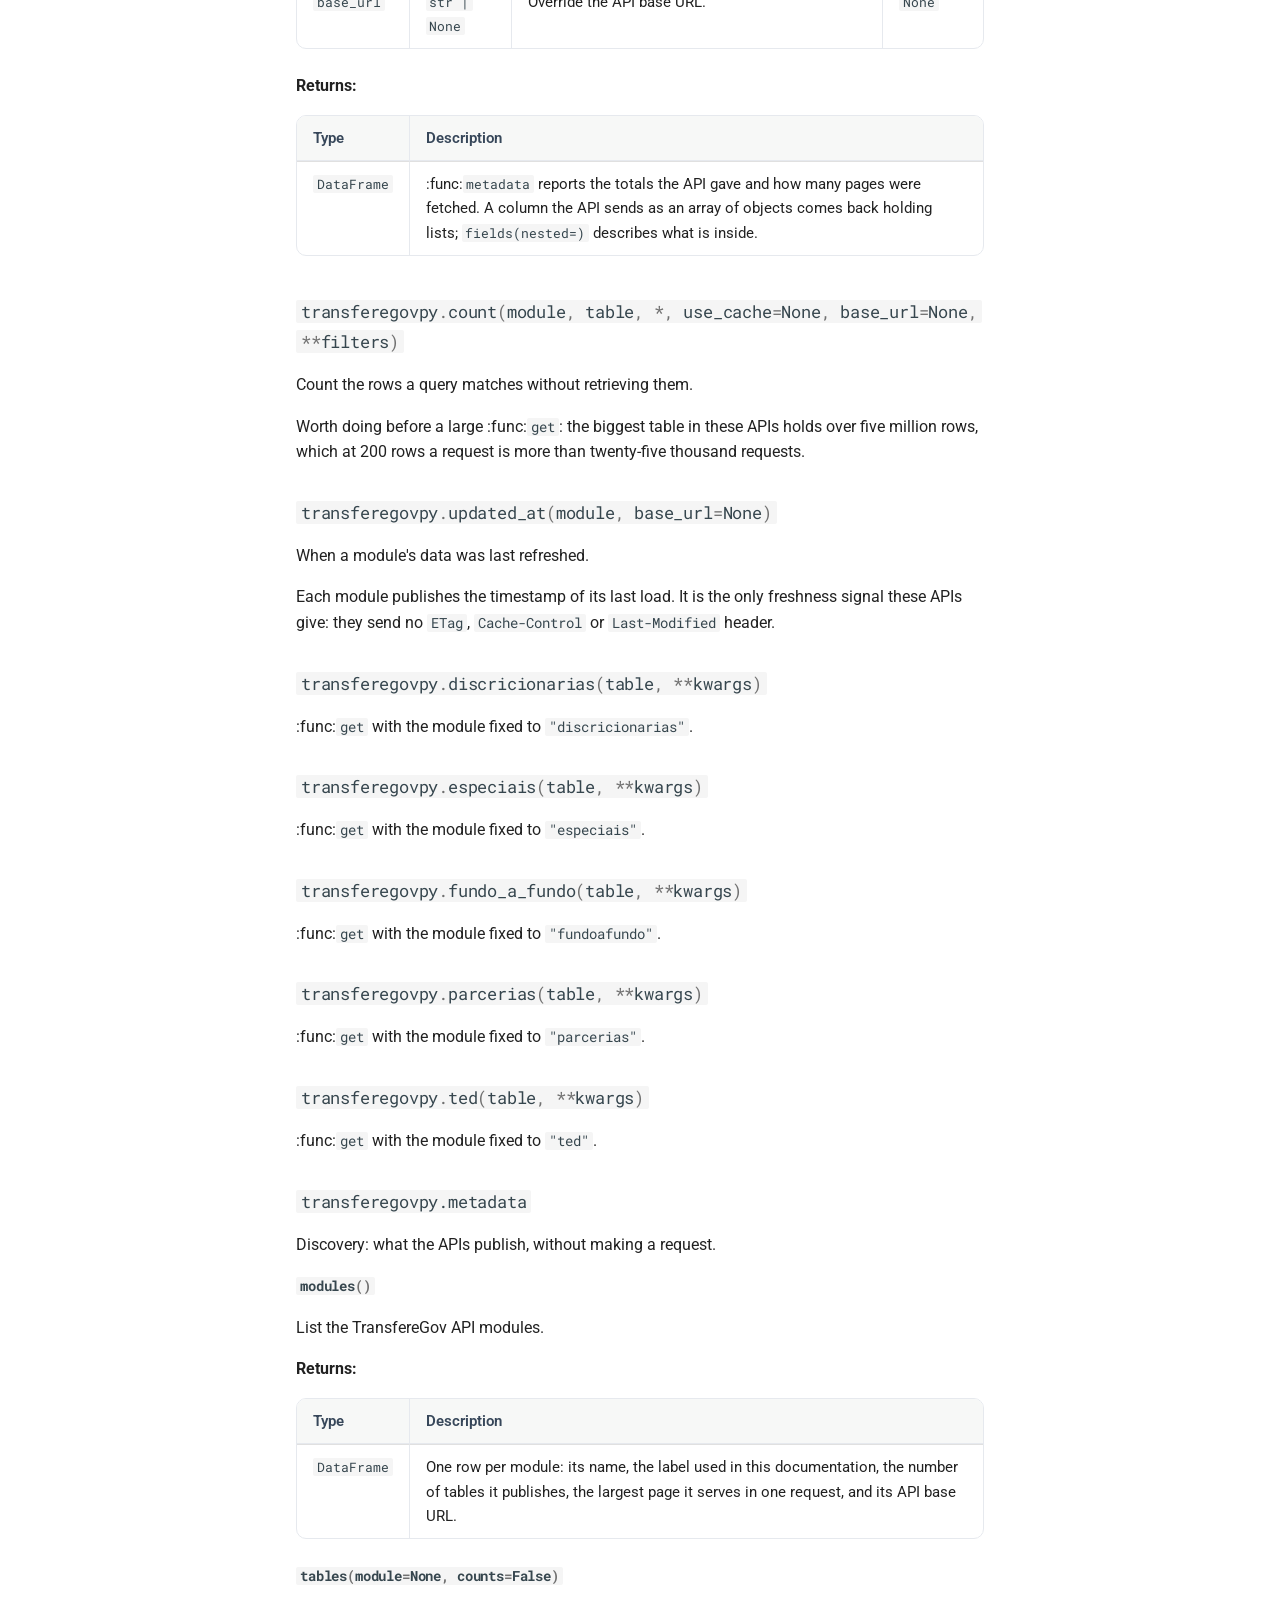
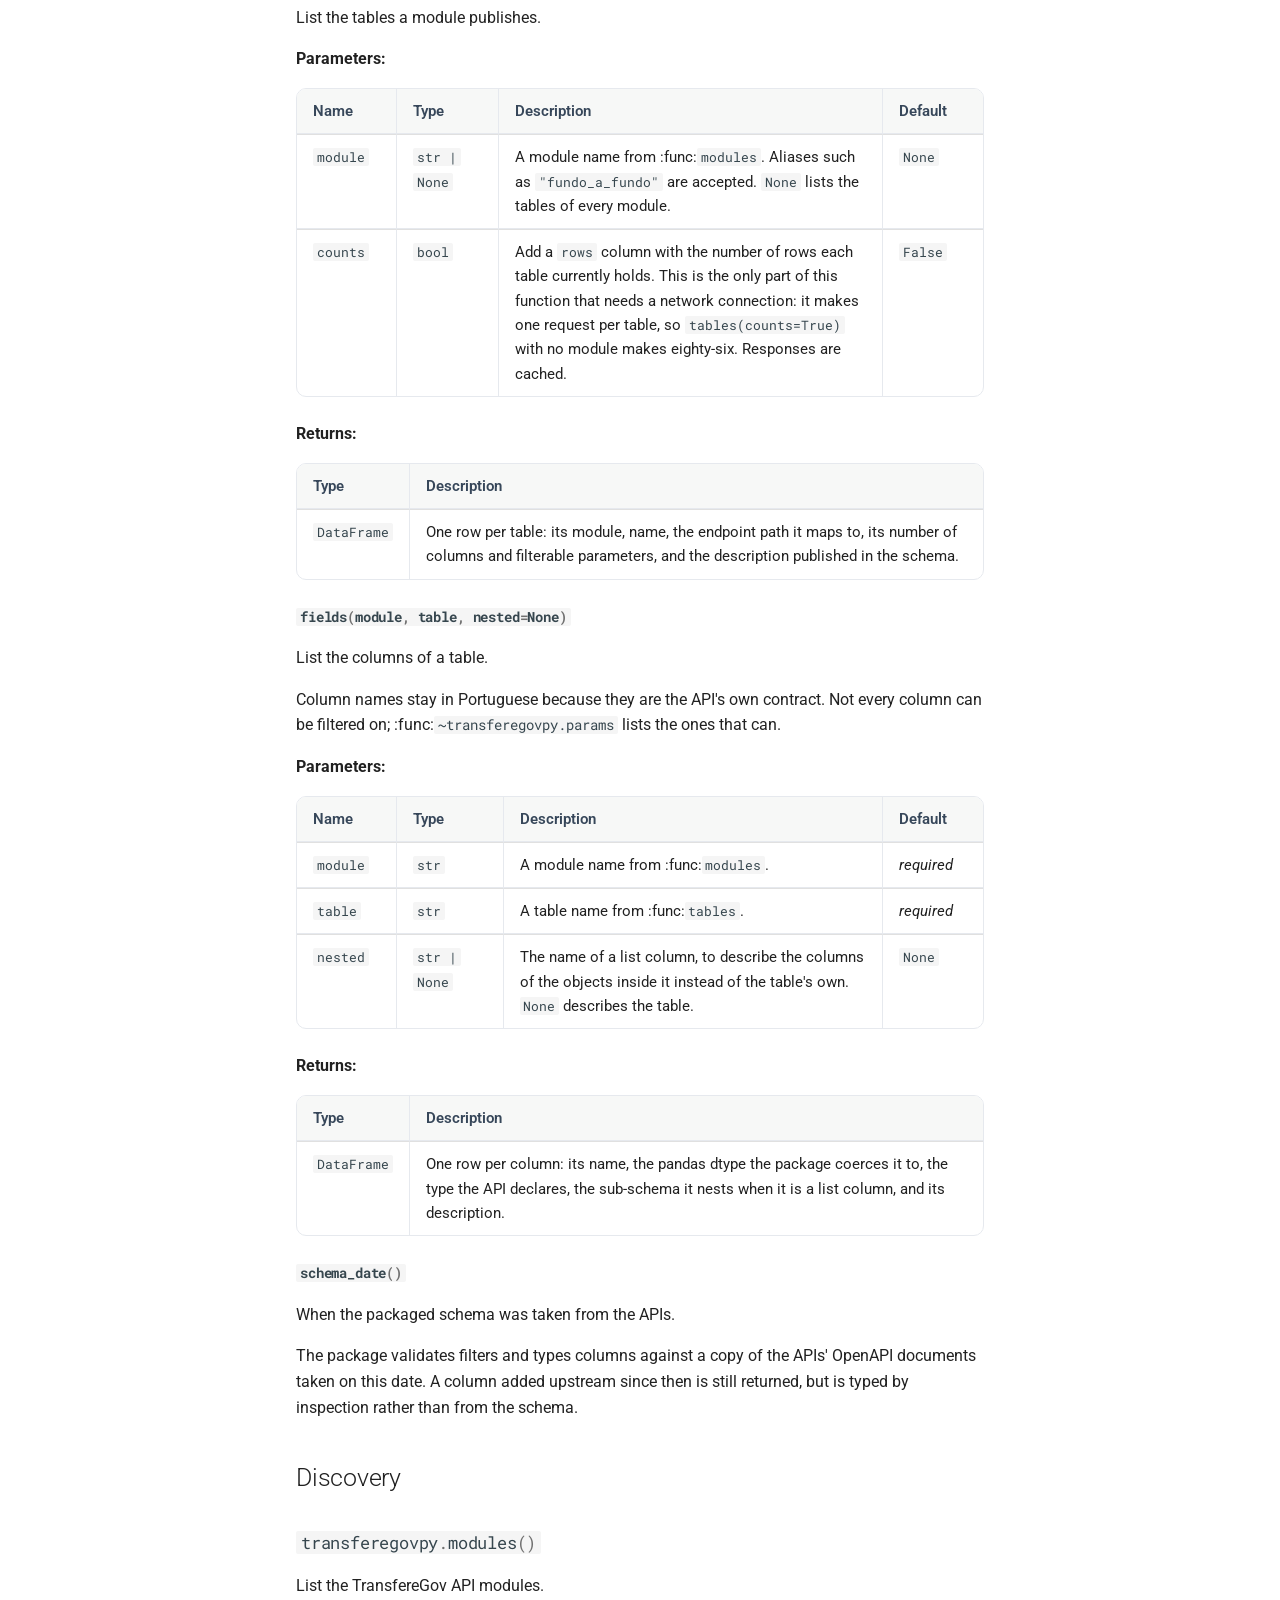
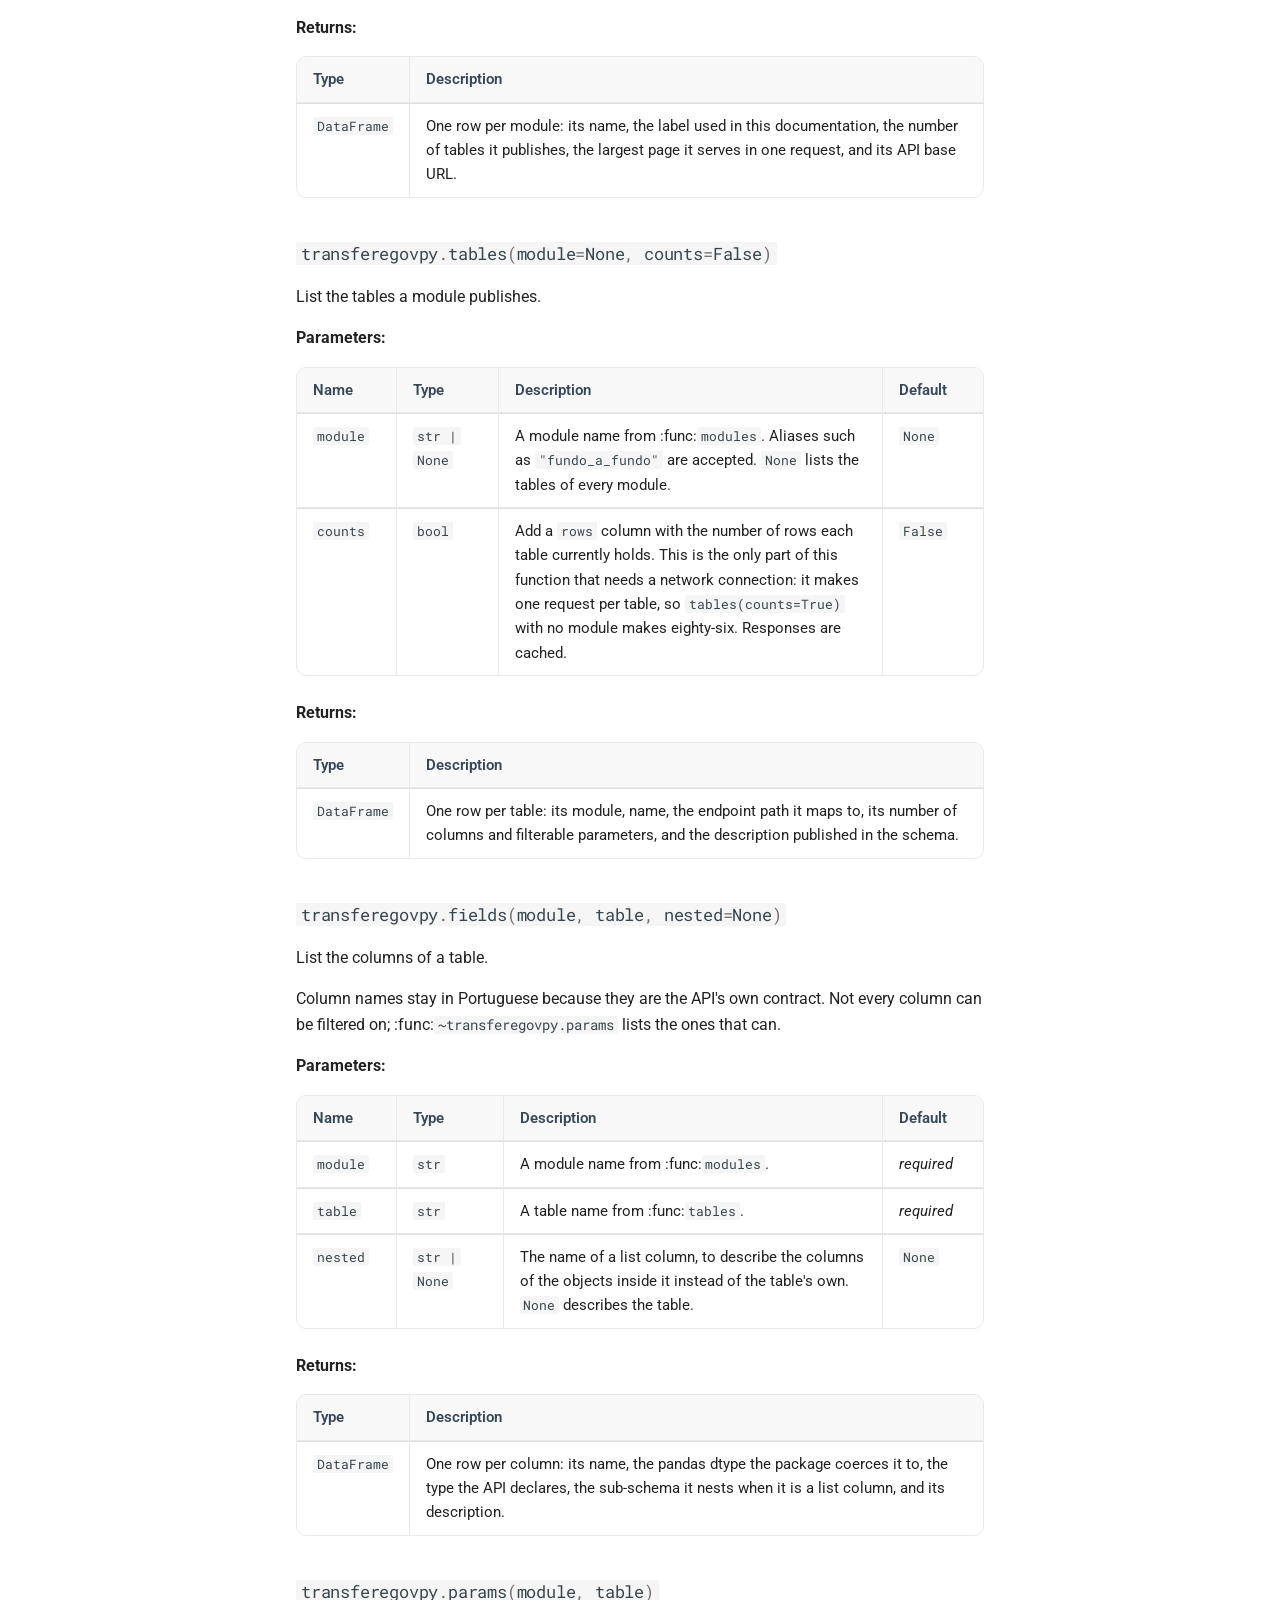
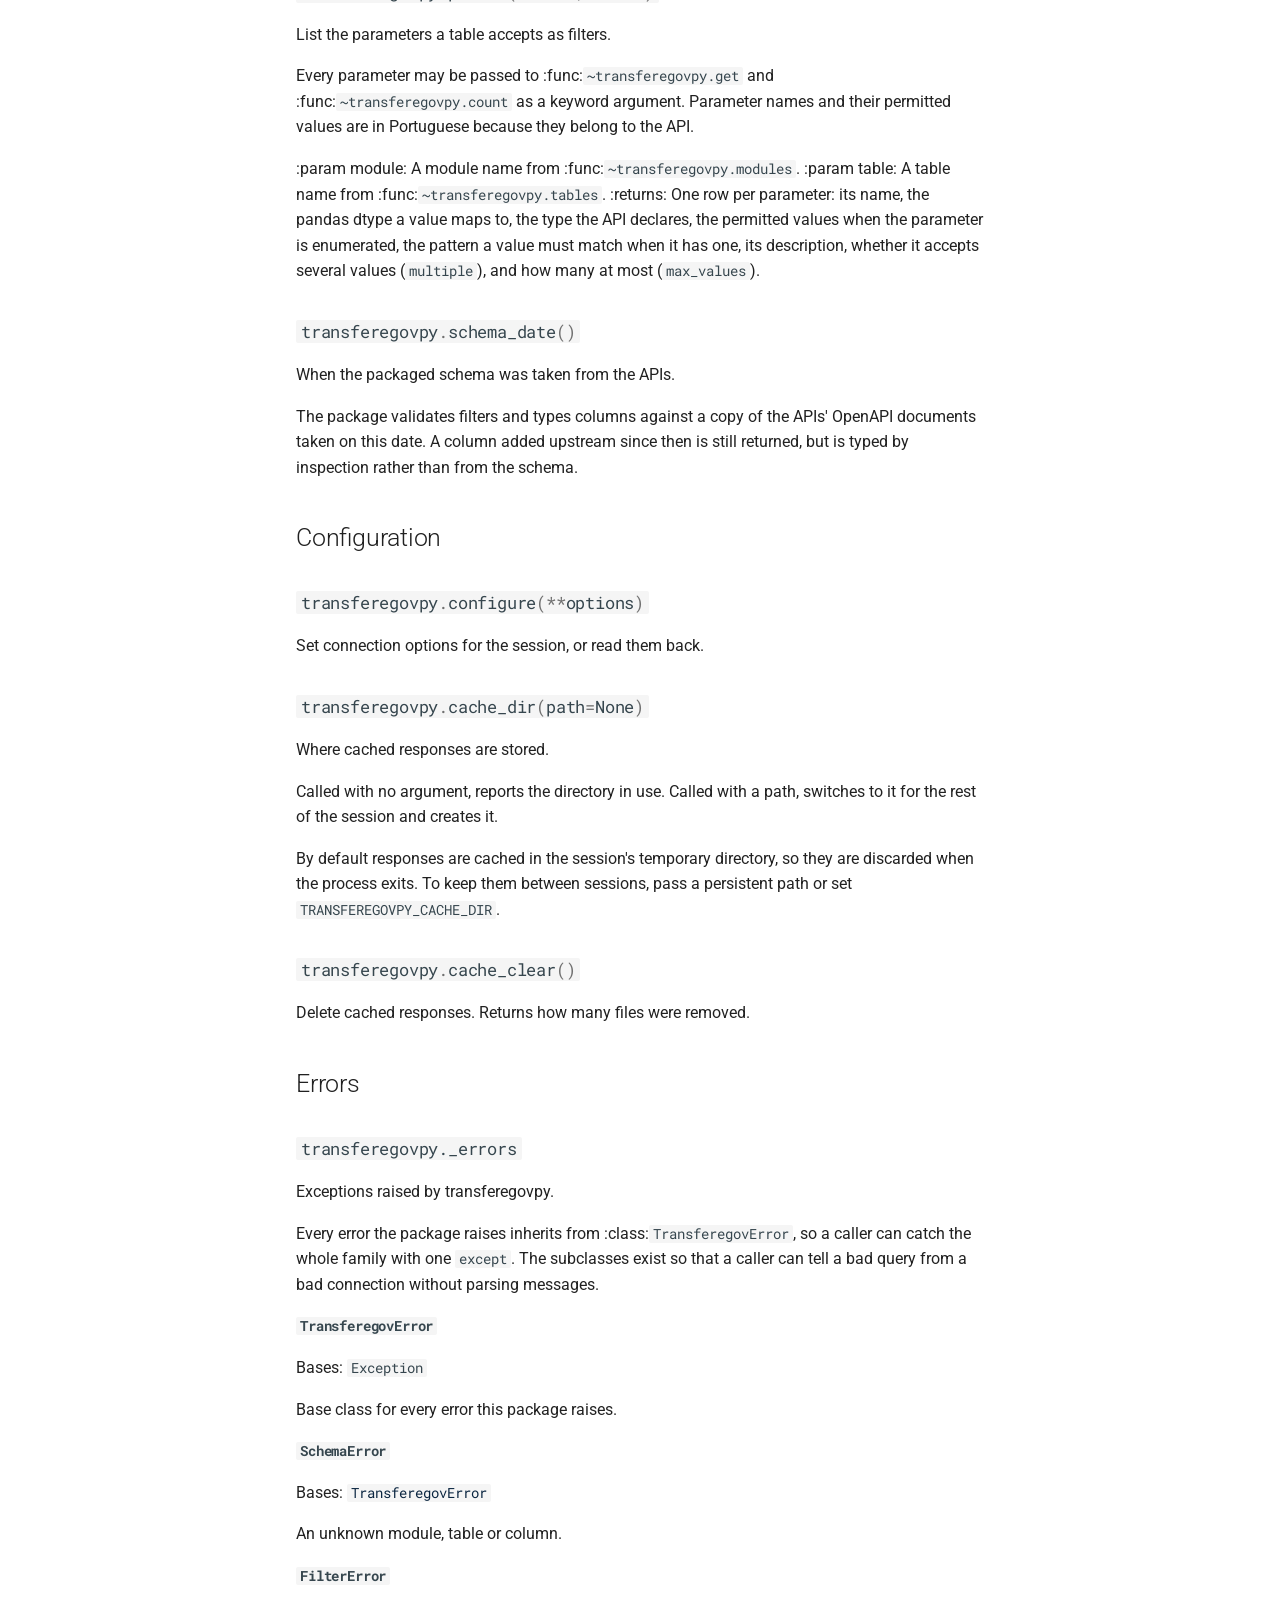
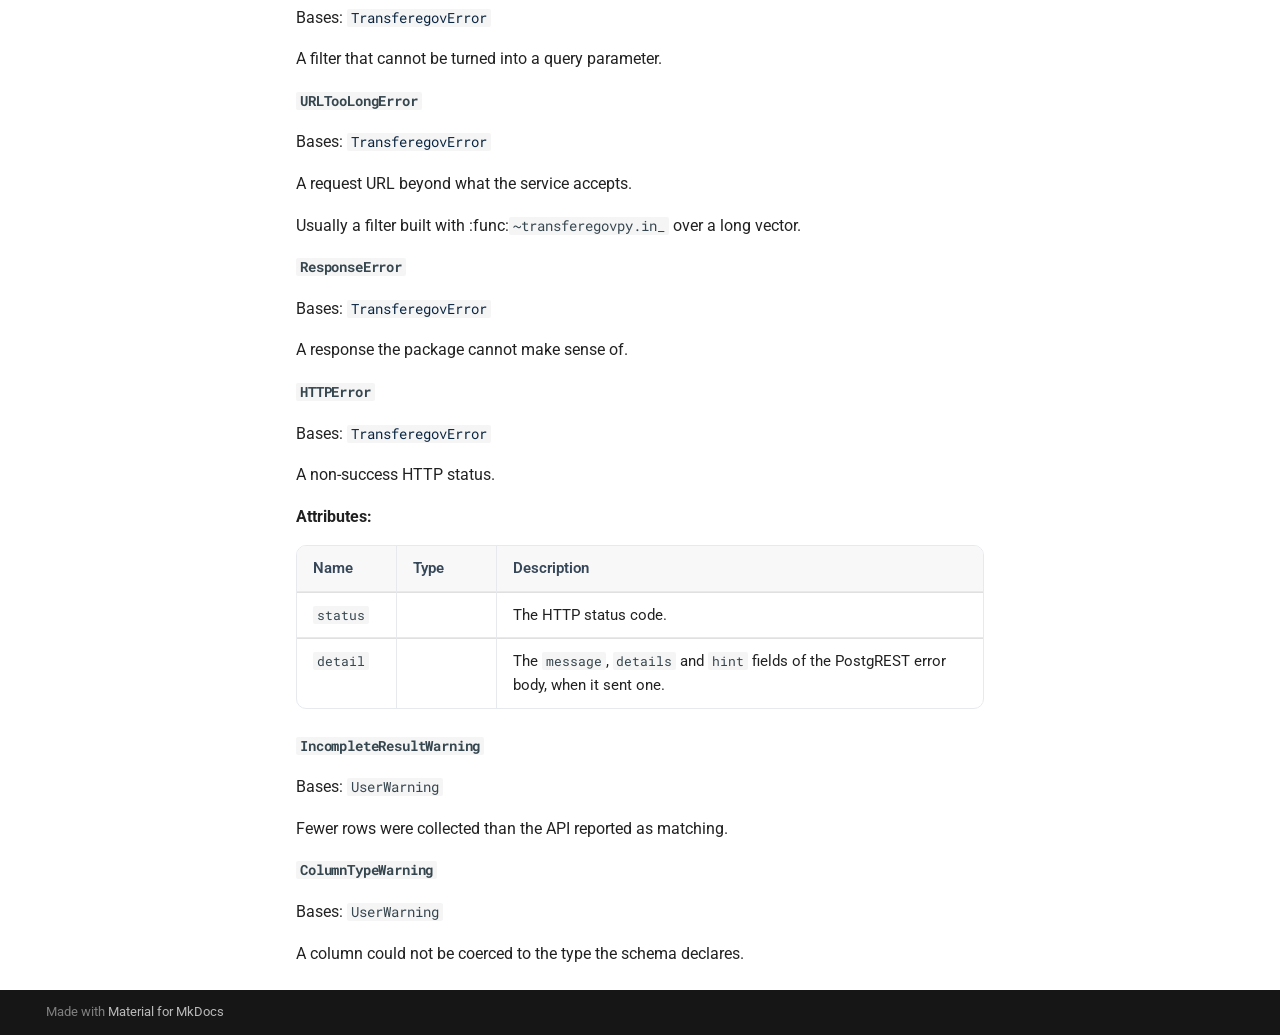
<file: reference/index.html>
<!doctype html>
<html lang="en" class="no-js">
  <head>
    
      <meta charset="utf-8">
      <meta name="viewport" content="width=device-width,initial-scale=1">
      
        <meta name="description" content="Access the TransfereGov open data APIs from Python">
      
      
      
        <link rel="canonical" href="https://strategicprojects.github.io/transferegovpy/reference/">
      
      
        <link rel="prev" href="../joining-tables/">
      
      
        <link rel="next" href="../changelog/">
      
      
        
      
      
      <link rel="icon" href="../assets/images/favicon.png">
      <meta name="generator" content="mkdocs-1.6.1, mkdocs-material-9.8.0">
    
    
      
        <title>Reference - transferegovpy</title>
      
    
    
      <link rel="stylesheet" href="../assets/stylesheets/main.57a0d79d.min.css">
      
        
        <link rel="stylesheet" href="../assets/stylesheets/palette.fb2fffe2.min.css">
      
      


    
    
      
    
    
      
        
        
        <link rel="preconnect" href="https://fonts.gstatic.com" crossorigin>
        <link rel="stylesheet" href="https://fonts.googleapis.com/css?family=Roboto:300,300i,400,400i,700,700i%7CRoboto+Mono:400,400i,700,700i&display=fallback">
        <style>:root{--md-text-font:"Roboto";--md-code-font:"Roboto Mono"}</style>
      
    
    
      <link rel="stylesheet" href="../assets/_mkdocstrings.css">
    
      <link rel="stylesheet" href="../extra.css">
    
    <script>__md_scope=new URL("..",location),__md_hash=e=>[...e].reduce(((e,_)=>(e<<5)-e+_.charCodeAt(0)),0),__md_get=(e,_=localStorage,t=__md_scope)=>JSON.parse(_.getItem(t.pathname+"."+e)),__md_set=(e,_,t=localStorage,a=__md_scope)=>{try{t.setItem(a.pathname+"."+e,JSON.stringify(_))}catch(e){}}</script>
    
      

    
    
  </head>
  
  
    
    
      
    
    
    
    
    <body dir="ltr" data-md-color-scheme="default" data-md-color-primary="custom" data-md-color-accent="custom">
  
    
    <input class="md-toggle" data-md-toggle="drawer" type="checkbox" id="__drawer" autocomplete="off">
    <input class="md-toggle" data-md-toggle="search" type="checkbox" id="__search" autocomplete="off">
    <label class="md-overlay" for="__drawer"></label>
    <div data-md-component="skip">
      
        
        <a href="#reference" class="md-skip">
          Skip to content
        </a>
      
    </div>
    <div data-md-component="announce">
      
    </div>
    
    
      

  

<header class="md-header md-header--shadow" data-md-component="header">
  <nav class="md-header__inner md-grid" aria-label="Header">
    <a href=".." title="transferegovpy" class="md-header__button md-logo" aria-label="transferegovpy" data-md-component="logo">
      
  
  <svg xmlns="http://www.w3.org/2000/svg" viewBox="0 0 24 24"><path d="M12 8a3 3 0 0 0 3-3 3 3 0 0 0-3-3 3 3 0 0 0-3 3 3 3 0 0 0 3 3m0 3.54C9.64 9.35 6.5 8 3 8v11c3.5 0 6.64 1.35 9 3.54 2.36-2.19 5.5-3.54 9-3.54V8c-3.5 0-6.64 1.35-9 3.54"/></svg>

    </a>
    <label class="md-header__button md-icon" for="__drawer">
      
      <svg xmlns="http://www.w3.org/2000/svg" viewBox="0 0 24 24"><path d="M3 6h18v2H3zm0 5h18v2H3zm0 5h18v2H3z"/></svg>
    </label>
    <div class="md-header__title" data-md-component="header-title">
      <div class="md-header__ellipsis">
        <div class="md-header__topic">
          <span class="md-ellipsis">
            transferegovpy
          </span>
        </div>
        <div class="md-header__topic" data-md-component="header-topic">
          <span class="md-ellipsis">
            
              Reference
            
          </span>
        </div>
      </div>
    </div>
    
      
        <form class="md-header__option" data-md-component="palette">
  
    
    
    
    <input class="md-option" data-md-color-media="" data-md-color-scheme="default" data-md-color-primary="custom" data-md-color-accent="custom"  aria-label="Dark mode"  type="radio" name="__palette" id="__palette_0">
    
      <label class="md-header__button md-icon" title="Dark mode" for="__palette_1" hidden>
        <svg xmlns="http://www.w3.org/2000/svg" viewBox="0 0 24 24"><path d="m17.75 4.09-2.53 1.94.91 3.06-2.63-1.81-2.63 1.81.91-3.06-2.53-1.94L12.44 4l1.06-3 1.06 3zm3.5 6.91-1.64 1.25.59 1.98-1.7-1.17-1.7 1.17.59-1.98L15.75 11l2.06-.05L18.5 9l.69 1.95zm-2.28 4.95c.83-.08 1.72 1.1 1.19 1.85-.32.45-.66.87-1.08 1.27C15.17 23 8.84 23 4.94 19.07c-3.91-3.9-3.91-10.24 0-14.14.4-.4.82-.76 1.27-1.08.75-.53 1.93.36 1.85 1.19-.27 2.86.69 5.83 2.89 8.02a9.96 9.96 0 0 0 8.02 2.89m-1.64 2.02a12.08 12.08 0 0 1-7.8-3.47c-2.17-2.19-3.33-5-3.49-7.82-2.81 3.14-2.7 7.96.31 10.98 3.02 3.01 7.84 3.12 10.98.31"/></svg>
      </label>
    
  
    
    
    
    <input class="md-option" data-md-color-media="" data-md-color-scheme="slate" data-md-color-primary="custom" data-md-color-accent="custom"  aria-label="Light mode"  type="radio" name="__palette" id="__palette_1">
    
      <label class="md-header__button md-icon" title="Light mode" for="__palette_0" hidden>
        <svg xmlns="http://www.w3.org/2000/svg" viewBox="0 0 24 24"><path d="M12 7a5 5 0 0 1 5 5 5 5 0 0 1-5 5 5 5 0 0 1-5-5 5 5 0 0 1 5-5m0 2a3 3 0 0 0-3 3 3 3 0 0 0 3 3 3 3 0 0 0 3-3 3 3 0 0 0-3-3m0-7 2.39 3.42C13.65 5.15 12.84 5 12 5s-1.65.15-2.39.42zM3.34 7l4.16-.35A7.2 7.2 0 0 0 5.94 8.5c-.44.74-.69 1.5-.83 2.29zm.02 10 1.76-3.77a7.131 7.131 0 0 0 2.38 4.14zM20.65 7l-1.77 3.79a7.02 7.02 0 0 0-2.38-4.15zm-.01 10-4.14.36c.59-.51 1.12-1.14 1.54-1.86.42-.73.69-1.5.83-2.29zM12 22l-2.41-3.44c.74.27 1.55.44 2.41.44.82 0 1.63-.17 2.37-.44z"/></svg>
      </label>
    
  
</form>
      
    
    
      <script>var palette=__md_get("__palette");if(palette&&palette.color){if("(prefers-color-scheme)"===palette.color.media){var media=matchMedia("(prefers-color-scheme: light)"),input=document.querySelector(media.matches?"[data-md-color-media='(prefers-color-scheme: light)']":"[data-md-color-media='(prefers-color-scheme: dark)']");palette.color.media=input.getAttribute("data-md-color-media"),palette.color.scheme=input.getAttribute("data-md-color-scheme"),palette.color.primary=input.getAttribute("data-md-color-primary"),palette.color.accent=input.getAttribute("data-md-color-accent")}for(var[key,value]of Object.entries(palette.color))document.body.setAttribute("data-md-color-"+key,value)}</script>
    
    
    
      
      
        <label class="md-header__button md-icon" for="__search">
          
          <svg xmlns="http://www.w3.org/2000/svg" viewBox="0 0 24 24"><path d="M9.5 3A6.5 6.5 0 0 1 16 9.5c0 1.61-.59 3.09-1.56 4.23l.27.27h.79l5 5-1.5 1.5-5-5v-.79l-.27-.27A6.52 6.52 0 0 1 9.5 16 6.5 6.5 0 0 1 3 9.5 6.5 6.5 0 0 1 9.5 3m0 2C7 5 5 7 5 9.5S7 14 9.5 14 14 12 14 9.5 12 5 9.5 5"/></svg>
        </label>
        <div class="md-search" data-md-component="search" role="dialog">
  <label class="md-search__overlay" for="__search"></label>
  <div class="md-search__inner" role="search">
    <form class="md-search__form" name="search">
      <input type="text" class="md-search__input" name="query" aria-label="Search" placeholder="Search" autocapitalize="off" autocorrect="off" autocomplete="off" spellcheck="false" data-md-component="search-query" required>
      <label class="md-search__icon md-icon" for="__search">
        
        <svg xmlns="http://www.w3.org/2000/svg" viewBox="0 0 24 24"><path d="M9.5 3A6.5 6.5 0 0 1 16 9.5c0 1.61-.59 3.09-1.56 4.23l.27.27h.79l5 5-1.5 1.5-5-5v-.79l-.27-.27A6.52 6.52 0 0 1 9.5 16 6.5 6.5 0 0 1 3 9.5 6.5 6.5 0 0 1 9.5 3m0 2C7 5 5 7 5 9.5S7 14 9.5 14 14 12 14 9.5 12 5 9.5 5"/></svg>
        
        <svg xmlns="http://www.w3.org/2000/svg" viewBox="0 0 24 24"><path d="M20 11v2H8l5.5 5.5-1.42 1.42L4.16 12l7.92-7.92L13.5 5.5 8 11z"/></svg>
      </label>
      <nav class="md-search__options" aria-label="Search">
        
        <button type="reset" class="md-search__icon md-icon" title="Clear" aria-label="Clear" tabindex="-1">
          
          <svg xmlns="http://www.w3.org/2000/svg" viewBox="0 0 24 24"><path d="M19 6.41 17.59 5 12 10.59 6.41 5 5 6.41 10.59 12 5 17.59 6.41 19 12 13.41 17.59 19 19 17.59 13.41 12z"/></svg>
        </button>
      </nav>
      
        <div class="md-search__suggest" data-md-component="search-suggest"></div>
      
    </form>
    <div class="md-search__output">
      <div class="md-search__scrollwrap" tabindex="0" data-md-scrollfix>
        <div class="md-search-result" data-md-component="search-result">
          <div class="md-search-result__meta">
            Initializing search
          </div>
          <ol class="md-search-result__list" role="presentation"></ol>
        </div>
      </div>
    </div>
  </div>
</div>
      
    
    
      <div class="md-header__source">
        <a href="https://github.com/StrategicProjects/transferegovpy" title="Go to repository" class="md-source" data-md-component="source">
  <div class="md-source__icon md-icon">
    
    <svg xmlns="http://www.w3.org/2000/svg" viewBox="0 0 448 512"><!--! Font Awesome Free 7.1.0 by @fontawesome - https://fontawesome.com License - https://fontawesome.com/license/free (Icons: CC BY 4.0, Fonts: SIL OFL 1.1, Code: MIT License) Copyright 2025 Fonticons, Inc.--><path d="M439.6 236.1 244 40.5c-5.4-5.5-12.8-8.5-20.4-8.5s-15 3-20.4 8.4L162.5 81l51.5 51.5c27.1-9.1 52.7 16.8 43.4 43.7l49.7 49.7c34.2-11.8 61.2 31 35.5 56.7-26.5 26.5-70.2-2.9-56-37.3L240.3 199v121.9c25.3 12.5 22.3 41.8 9.1 55-6.4 6.4-15.2 10.1-24.3 10.1s-17.8-3.6-24.3-10.1c-17.6-17.6-11.1-46.9 11.2-56v-123c-20.8-8.5-24.6-30.7-18.6-45L142.6 101 8.5 235.1C3 240.6 0 247.9 0 255.5s3 15 8.5 20.4l195.6 195.7c5.4 5.4 12.7 8.4 20.4 8.4s15-3 20.4-8.4l194.7-194.7c5.4-5.4 8.4-12.8 8.4-20.4s-3-15-8.4-20.4"/></svg>
  </div>
  <div class="md-source__repository">
    GitHub
  </div>
</a>
      </div>
    
  </nav>
  
</header>
    
    <div class="md-container" data-md-component="container">
      
      
        
          
        
      
      <main class="md-main" data-md-component="main">
        <div class="md-main__inner md-grid">
          
            
              
              <div class="md-sidebar md-sidebar--primary" data-md-component="sidebar" data-md-type="navigation" >
                <div class="md-sidebar__scrollwrap">
                  <div class="md-sidebar__inner">
                    



<nav class="md-nav md-nav--primary" aria-label="Navigation" data-md-level="0">
  <label class="md-nav__title" for="__drawer">
    <a href=".." title="transferegovpy" class="md-nav__button md-logo" aria-label="transferegovpy" data-md-component="logo">
      
  
  <svg xmlns="http://www.w3.org/2000/svg" viewBox="0 0 24 24"><path d="M12 8a3 3 0 0 0 3-3 3 3 0 0 0-3-3 3 3 0 0 0-3 3 3 3 0 0 0 3 3m0 3.54C9.64 9.35 6.5 8 3 8v11c3.5 0 6.64 1.35 9 3.54 2.36-2.19 5.5-3.54 9-3.54V8c-3.5 0-6.64 1.35-9 3.54"/></svg>

    </a>
    transferegovpy
  </label>
  
    <div class="md-nav__source">
      <a href="https://github.com/StrategicProjects/transferegovpy" title="Go to repository" class="md-source" data-md-component="source">
  <div class="md-source__icon md-icon">
    
    <svg xmlns="http://www.w3.org/2000/svg" viewBox="0 0 448 512"><!--! Font Awesome Free 7.1.0 by @fontawesome - https://fontawesome.com License - https://fontawesome.com/license/free (Icons: CC BY 4.0, Fonts: SIL OFL 1.1, Code: MIT License) Copyright 2025 Fonticons, Inc.--><path d="M439.6 236.1 244 40.5c-5.4-5.5-12.8-8.5-20.4-8.5s-15 3-20.4 8.4L162.5 81l51.5 51.5c27.1-9.1 52.7 16.8 43.4 43.7l49.7 49.7c34.2-11.8 61.2 31 35.5 56.7-26.5 26.5-70.2-2.9-56-37.3L240.3 199v121.9c25.3 12.5 22.3 41.8 9.1 55-6.4 6.4-15.2 10.1-24.3 10.1s-17.8-3.6-24.3-10.1c-17.6-17.6-11.1-46.9 11.2-56v-123c-20.8-8.5-24.6-30.7-18.6-45L142.6 101 8.5 235.1C3 240.6 0 247.9 0 255.5s3 15 8.5 20.4l195.6 195.7c5.4 5.4 12.7 8.4 20.4 8.4s15-3 20.4-8.4l194.7-194.7c5.4-5.4 8.4-12.8 8.4-20.4s-3-15-8.4-20.4"/></svg>
  </div>
  <div class="md-source__repository">
    GitHub
  </div>
</a>
    </div>
  
  <ul class="md-nav__list" data-md-scrollfix>
    
      
      
  
  
  
  
    <li class="md-nav__item">
      <a href=".." class="md-nav__link">
        
  
  
  <span class="md-ellipsis">
    
  
    Home
  

    
  </span>
  
  

      </a>
    </li>
  

    
      
      
  
  
  
  
    
    
    
    
      
        
        
      
    
    
    <li class="md-nav__item md-nav__item--section md-nav__item--nested">
      
        
        
        <input class="md-nav__toggle md-toggle " type="checkbox" id="__nav_2" >
        
          
          <label class="md-nav__link" for="__nav_2" id="__nav_2_label" tabindex="">
            
  
  
  <span class="md-ellipsis">
    
  
    Guides
  

    
  </span>
  
  

            <span class="md-nav__icon md-icon"></span>
          </label>
        
        <nav class="md-nav" data-md-level="1" aria-labelledby="__nav_2_label" aria-expanded="false">
          <label class="md-nav__title" for="__nav_2">
            <span class="md-nav__icon md-icon"></span>
            
  
    Guides
  

          </label>
          <ul class="md-nav__list" data-md-scrollfix>
            
              
                
  
  
  
  
    <li class="md-nav__item">
      <a href="../pagination/" class="md-nav__link">
        
  
  
  <span class="md-ellipsis">
    
  
    Collecting large tables safely
  

    
  </span>
  
  

      </a>
    </li>
  

              
            
              
                
  
  
  
  
    <li class="md-nav__item">
      <a href="../joining-tables/" class="md-nav__link">
        
  
  
  <span class="md-ellipsis">
    
  
    Putting the tables back together
  

    
  </span>
  
  

      </a>
    </li>
  

              
            
          </ul>
        </nav>
      
    </li>
  

    
      
      
  
  
    
  
  
  
    <li class="md-nav__item md-nav__item--active">
      
      <input class="md-nav__toggle md-toggle" type="checkbox" id="__toc">
      
      
        
      
      
        <label class="md-nav__link md-nav__link--active" for="__toc">
          
  
  
  <span class="md-ellipsis">
    
  
    Reference
  

    
  </span>
  
  

          <span class="md-nav__icon md-icon"></span>
        </label>
      
      <a href="./" class="md-nav__link md-nav__link--active">
        
  
  
  <span class="md-ellipsis">
    
  
    Reference
  

    
  </span>
  
  

      </a>
      
        

<nav class="md-nav md-nav--secondary" aria-label="Table of contents">
  
  
  
    
  
  
    <label class="md-nav__title" for="__toc">
      <span class="md-nav__icon md-icon"></span>
      Table of contents
    </label>
    <ul class="md-nav__list" data-md-component="toc" data-md-scrollfix>
      
        <li class="md-nav__item">
  <a href="#queries" class="md-nav__link">
    <span class="md-ellipsis">
      
        Queries
      
    </span>
  </a>
  
    <nav class="md-nav" aria-label="Queries">
      <ul class="md-nav__list">
        
          <li class="md-nav__item">
  <a href="#transferegovpy.get" class="md-nav__link">
    <span class="md-ellipsis">
      
        get
      
    </span>
  </a>
  
</li>
        
          <li class="md-nav__item">
  <a href="#transferegovpy.count" class="md-nav__link">
    <span class="md-ellipsis">
      
        count
      
    </span>
  </a>
  
</li>
        
          <li class="md-nav__item">
  <a href="#transferegovpy.updated_at" class="md-nav__link">
    <span class="md-ellipsis">
      
        updated_at
      
    </span>
  </a>
  
</li>
        
          <li class="md-nav__item">
  <a href="#transferegovpy.discricionarias" class="md-nav__link">
    <span class="md-ellipsis">
      
        discricionarias
      
    </span>
  </a>
  
</li>
        
          <li class="md-nav__item">
  <a href="#transferegovpy.especiais" class="md-nav__link">
    <span class="md-ellipsis">
      
        especiais
      
    </span>
  </a>
  
</li>
        
          <li class="md-nav__item">
  <a href="#transferegovpy.fundo_a_fundo" class="md-nav__link">
    <span class="md-ellipsis">
      
        fundo_a_fundo
      
    </span>
  </a>
  
</li>
        
          <li class="md-nav__item">
  <a href="#transferegovpy.parcerias" class="md-nav__link">
    <span class="md-ellipsis">
      
        parcerias
      
    </span>
  </a>
  
</li>
        
          <li class="md-nav__item">
  <a href="#transferegovpy.ted" class="md-nav__link">
    <span class="md-ellipsis">
      
        ted
      
    </span>
  </a>
  
</li>
        
          <li class="md-nav__item">
  <a href="#transferegovpy.metadata" class="md-nav__link">
    <span class="md-ellipsis">
      
        metadata
      
    </span>
  </a>
  
    <nav class="md-nav" aria-label="metadata">
      <ul class="md-nav__list">
        
          <li class="md-nav__item">
  <a href="#transferegovpy.metadata.modules" class="md-nav__link">
    <span class="md-ellipsis">
      
        modules
      
    </span>
  </a>
  
</li>
        
          <li class="md-nav__item">
  <a href="#transferegovpy.metadata.tables" class="md-nav__link">
    <span class="md-ellipsis">
      
        tables
      
    </span>
  </a>
  
</li>
        
          <li class="md-nav__item">
  <a href="#transferegovpy.metadata.fields" class="md-nav__link">
    <span class="md-ellipsis">
      
        fields
      
    </span>
  </a>
  
</li>
        
          <li class="md-nav__item">
  <a href="#transferegovpy.metadata.schema_date" class="md-nav__link">
    <span class="md-ellipsis">
      
        schema_date
      
    </span>
  </a>
  
</li>
        
      </ul>
    </nav>
  
</li>
        
      </ul>
    </nav>
  
</li>
      
        <li class="md-nav__item">
  <a href="#discovery" class="md-nav__link">
    <span class="md-ellipsis">
      
        Discovery
      
    </span>
  </a>
  
    <nav class="md-nav" aria-label="Discovery">
      <ul class="md-nav__list">
        
          <li class="md-nav__item">
  <a href="#transferegovpy.modules" class="md-nav__link">
    <span class="md-ellipsis">
      
        modules
      
    </span>
  </a>
  
</li>
        
          <li class="md-nav__item">
  <a href="#transferegovpy.tables" class="md-nav__link">
    <span class="md-ellipsis">
      
        tables
      
    </span>
  </a>
  
</li>
        
          <li class="md-nav__item">
  <a href="#transferegovpy.fields" class="md-nav__link">
    <span class="md-ellipsis">
      
        fields
      
    </span>
  </a>
  
</li>
        
          <li class="md-nav__item">
  <a href="#transferegovpy.params" class="md-nav__link">
    <span class="md-ellipsis">
      
        params
      
    </span>
  </a>
  
</li>
        
          <li class="md-nav__item">
  <a href="#transferegovpy.schema_date" class="md-nav__link">
    <span class="md-ellipsis">
      
        schema_date
      
    </span>
  </a>
  
</li>
        
      </ul>
    </nav>
  
</li>
      
        <li class="md-nav__item">
  <a href="#configuration" class="md-nav__link">
    <span class="md-ellipsis">
      
        Configuration
      
    </span>
  </a>
  
    <nav class="md-nav" aria-label="Configuration">
      <ul class="md-nav__list">
        
          <li class="md-nav__item">
  <a href="#transferegovpy.configure" class="md-nav__link">
    <span class="md-ellipsis">
      
        configure
      
    </span>
  </a>
  
</li>
        
          <li class="md-nav__item">
  <a href="#transferegovpy.cache_dir" class="md-nav__link">
    <span class="md-ellipsis">
      
        cache_dir
      
    </span>
  </a>
  
</li>
        
          <li class="md-nav__item">
  <a href="#transferegovpy.cache_clear" class="md-nav__link">
    <span class="md-ellipsis">
      
        cache_clear
      
    </span>
  </a>
  
</li>
        
      </ul>
    </nav>
  
</li>
      
        <li class="md-nav__item">
  <a href="#errors" class="md-nav__link">
    <span class="md-ellipsis">
      
        Errors
      
    </span>
  </a>
  
    <nav class="md-nav" aria-label="Errors">
      <ul class="md-nav__list">
        
          <li class="md-nav__item">
  <a href="#transferegovpy._errors" class="md-nav__link">
    <span class="md-ellipsis">
      
        _errors
      
    </span>
  </a>
  
    <nav class="md-nav" aria-label="_errors">
      <ul class="md-nav__list">
        
          <li class="md-nav__item">
  <a href="#transferegovpy._errors.TransferegovError" class="md-nav__link">
    <span class="md-ellipsis">
      
        TransferegovError
      
    </span>
  </a>
  
</li>
        
          <li class="md-nav__item">
  <a href="#transferegovpy._errors.SchemaError" class="md-nav__link">
    <span class="md-ellipsis">
      
        SchemaError
      
    </span>
  </a>
  
</li>
        
          <li class="md-nav__item">
  <a href="#transferegovpy._errors.FilterError" class="md-nav__link">
    <span class="md-ellipsis">
      
        FilterError
      
    </span>
  </a>
  
</li>
        
          <li class="md-nav__item">
  <a href="#transferegovpy._errors.URLTooLongError" class="md-nav__link">
    <span class="md-ellipsis">
      
        URLTooLongError
      
    </span>
  </a>
  
</li>
        
          <li class="md-nav__item">
  <a href="#transferegovpy._errors.ResponseError" class="md-nav__link">
    <span class="md-ellipsis">
      
        ResponseError
      
    </span>
  </a>
  
</li>
        
          <li class="md-nav__item">
  <a href="#transferegovpy._errors.HTTPError" class="md-nav__link">
    <span class="md-ellipsis">
      
        HTTPError
      
    </span>
  </a>
  
</li>
        
          <li class="md-nav__item">
  <a href="#transferegovpy._errors.IncompleteResultWarning" class="md-nav__link">
    <span class="md-ellipsis">
      
        IncompleteResultWarning
      
    </span>
  </a>
  
</li>
        
          <li class="md-nav__item">
  <a href="#transferegovpy._errors.ColumnTypeWarning" class="md-nav__link">
    <span class="md-ellipsis">
      
        ColumnTypeWarning
      
    </span>
  </a>
  
</li>
        
      </ul>
    </nav>
  
</li>
        
      </ul>
    </nav>
  
</li>
      
    </ul>
  
</nav>
      
    </li>
  

    
      
      
  
  
  
  
    <li class="md-nav__item">
      <a href="../changelog/" class="md-nav__link">
        
  
  
  <span class="md-ellipsis">
    
  
    Changelog
  

    
  </span>
  
  

      </a>
    </li>
  

    
  </ul>
</nav>
                  </div>
                </div>
              </div>
            
            
              
              <div class="md-sidebar md-sidebar--secondary" data-md-component="sidebar" data-md-type="toc" >
                <div class="md-sidebar__scrollwrap">
                  <div class="md-sidebar__inner">
                    

<nav class="md-nav md-nav--secondary" aria-label="Table of contents">
  
  
  
    
  
  
    <label class="md-nav__title" for="__toc">
      <span class="md-nav__icon md-icon"></span>
      Table of contents
    </label>
    <ul class="md-nav__list" data-md-component="toc" data-md-scrollfix>
      
        <li class="md-nav__item">
  <a href="#queries" class="md-nav__link">
    <span class="md-ellipsis">
      
        Queries
      
    </span>
  </a>
  
    <nav class="md-nav" aria-label="Queries">
      <ul class="md-nav__list">
        
          <li class="md-nav__item">
  <a href="#transferegovpy.get" class="md-nav__link">
    <span class="md-ellipsis">
      
        get
      
    </span>
  </a>
  
</li>
        
          <li class="md-nav__item">
  <a href="#transferegovpy.count" class="md-nav__link">
    <span class="md-ellipsis">
      
        count
      
    </span>
  </a>
  
</li>
        
          <li class="md-nav__item">
  <a href="#transferegovpy.updated_at" class="md-nav__link">
    <span class="md-ellipsis">
      
        updated_at
      
    </span>
  </a>
  
</li>
        
          <li class="md-nav__item">
  <a href="#transferegovpy.discricionarias" class="md-nav__link">
    <span class="md-ellipsis">
      
        discricionarias
      
    </span>
  </a>
  
</li>
        
          <li class="md-nav__item">
  <a href="#transferegovpy.especiais" class="md-nav__link">
    <span class="md-ellipsis">
      
        especiais
      
    </span>
  </a>
  
</li>
        
          <li class="md-nav__item">
  <a href="#transferegovpy.fundo_a_fundo" class="md-nav__link">
    <span class="md-ellipsis">
      
        fundo_a_fundo
      
    </span>
  </a>
  
</li>
        
          <li class="md-nav__item">
  <a href="#transferegovpy.parcerias" class="md-nav__link">
    <span class="md-ellipsis">
      
        parcerias
      
    </span>
  </a>
  
</li>
        
          <li class="md-nav__item">
  <a href="#transferegovpy.ted" class="md-nav__link">
    <span class="md-ellipsis">
      
        ted
      
    </span>
  </a>
  
</li>
        
          <li class="md-nav__item">
  <a href="#transferegovpy.metadata" class="md-nav__link">
    <span class="md-ellipsis">
      
        metadata
      
    </span>
  </a>
  
    <nav class="md-nav" aria-label="metadata">
      <ul class="md-nav__list">
        
          <li class="md-nav__item">
  <a href="#transferegovpy.metadata.modules" class="md-nav__link">
    <span class="md-ellipsis">
      
        modules
      
    </span>
  </a>
  
</li>
        
          <li class="md-nav__item">
  <a href="#transferegovpy.metadata.tables" class="md-nav__link">
    <span class="md-ellipsis">
      
        tables
      
    </span>
  </a>
  
</li>
        
          <li class="md-nav__item">
  <a href="#transferegovpy.metadata.fields" class="md-nav__link">
    <span class="md-ellipsis">
      
        fields
      
    </span>
  </a>
  
</li>
        
          <li class="md-nav__item">
  <a href="#transferegovpy.metadata.schema_date" class="md-nav__link">
    <span class="md-ellipsis">
      
        schema_date
      
    </span>
  </a>
  
</li>
        
      </ul>
    </nav>
  
</li>
        
      </ul>
    </nav>
  
</li>
      
        <li class="md-nav__item">
  <a href="#discovery" class="md-nav__link">
    <span class="md-ellipsis">
      
        Discovery
      
    </span>
  </a>
  
    <nav class="md-nav" aria-label="Discovery">
      <ul class="md-nav__list">
        
          <li class="md-nav__item">
  <a href="#transferegovpy.modules" class="md-nav__link">
    <span class="md-ellipsis">
      
        modules
      
    </span>
  </a>
  
</li>
        
          <li class="md-nav__item">
  <a href="#transferegovpy.tables" class="md-nav__link">
    <span class="md-ellipsis">
      
        tables
      
    </span>
  </a>
  
</li>
        
          <li class="md-nav__item">
  <a href="#transferegovpy.fields" class="md-nav__link">
    <span class="md-ellipsis">
      
        fields
      
    </span>
  </a>
  
</li>
        
          <li class="md-nav__item">
  <a href="#transferegovpy.params" class="md-nav__link">
    <span class="md-ellipsis">
      
        params
      
    </span>
  </a>
  
</li>
        
          <li class="md-nav__item">
  <a href="#transferegovpy.schema_date" class="md-nav__link">
    <span class="md-ellipsis">
      
        schema_date
      
    </span>
  </a>
  
</li>
        
      </ul>
    </nav>
  
</li>
      
        <li class="md-nav__item">
  <a href="#configuration" class="md-nav__link">
    <span class="md-ellipsis">
      
        Configuration
      
    </span>
  </a>
  
    <nav class="md-nav" aria-label="Configuration">
      <ul class="md-nav__list">
        
          <li class="md-nav__item">
  <a href="#transferegovpy.configure" class="md-nav__link">
    <span class="md-ellipsis">
      
        configure
      
    </span>
  </a>
  
</li>
        
          <li class="md-nav__item">
  <a href="#transferegovpy.cache_dir" class="md-nav__link">
    <span class="md-ellipsis">
      
        cache_dir
      
    </span>
  </a>
  
</li>
        
          <li class="md-nav__item">
  <a href="#transferegovpy.cache_clear" class="md-nav__link">
    <span class="md-ellipsis">
      
        cache_clear
      
    </span>
  </a>
  
</li>
        
      </ul>
    </nav>
  
</li>
      
        <li class="md-nav__item">
  <a href="#errors" class="md-nav__link">
    <span class="md-ellipsis">
      
        Errors
      
    </span>
  </a>
  
    <nav class="md-nav" aria-label="Errors">
      <ul class="md-nav__list">
        
          <li class="md-nav__item">
  <a href="#transferegovpy._errors" class="md-nav__link">
    <span class="md-ellipsis">
      
        _errors
      
    </span>
  </a>
  
    <nav class="md-nav" aria-label="_errors">
      <ul class="md-nav__list">
        
          <li class="md-nav__item">
  <a href="#transferegovpy._errors.TransferegovError" class="md-nav__link">
    <span class="md-ellipsis">
      
        TransferegovError
      
    </span>
  </a>
  
</li>
        
          <li class="md-nav__item">
  <a href="#transferegovpy._errors.SchemaError" class="md-nav__link">
    <span class="md-ellipsis">
      
        SchemaError
      
    </span>
  </a>
  
</li>
        
          <li class="md-nav__item">
  <a href="#transferegovpy._errors.FilterError" class="md-nav__link">
    <span class="md-ellipsis">
      
        FilterError
      
    </span>
  </a>
  
</li>
        
          <li class="md-nav__item">
  <a href="#transferegovpy._errors.URLTooLongError" class="md-nav__link">
    <span class="md-ellipsis">
      
        URLTooLongError
      
    </span>
  </a>
  
</li>
        
          <li class="md-nav__item">
  <a href="#transferegovpy._errors.ResponseError" class="md-nav__link">
    <span class="md-ellipsis">
      
        ResponseError
      
    </span>
  </a>
  
</li>
        
          <li class="md-nav__item">
  <a href="#transferegovpy._errors.HTTPError" class="md-nav__link">
    <span class="md-ellipsis">
      
        HTTPError
      
    </span>
  </a>
  
</li>
        
          <li class="md-nav__item">
  <a href="#transferegovpy._errors.IncompleteResultWarning" class="md-nav__link">
    <span class="md-ellipsis">
      
        IncompleteResultWarning
      
    </span>
  </a>
  
</li>
        
          <li class="md-nav__item">
  <a href="#transferegovpy._errors.ColumnTypeWarning" class="md-nav__link">
    <span class="md-ellipsis">
      
        ColumnTypeWarning
      
    </span>
  </a>
  
</li>
        
      </ul>
    </nav>
  
</li>
        
      </ul>
    </nav>
  
</li>
      
    </ul>
  
</nav>
                  </div>
                </div>
              </div>
            
          
          
            <div class="md-content" data-md-component="content">
              
              <article class="md-content__inner md-typeset">
                
                  



<h1 id="reference">Reference<a class="headerlink" href="#reference" title="Permanent link">&para;</a></h1>
<h2 id="queries">Queries<a class="headerlink" href="#queries" title="Permanent link">&para;</a></h2>


<div class="doc doc-object doc-function">


<h3 id="transferegovpy.get" class="doc doc-heading">
            <code class="highlight language-python"><span class="n">transferegovpy</span><span class="o">.</span><span class="n">get</span><span class="p">(</span><span class="n">module</span><span class="p">,</span> <span class="n">table</span><span class="p">,</span> <span class="o">*</span><span class="p">,</span> <span class="n">limit</span><span class="o">=</span><span class="mi">1000</span><span class="p">,</span> <span class="n">offset</span><span class="o">=</span><span class="mi">0</span><span class="p">,</span> <span class="n">page_size</span><span class="o">=</span><span class="kc">None</span><span class="p">,</span> <span class="n">use_cache</span><span class="o">=</span><span class="kc">None</span><span class="p">,</span> <span class="n">base_url</span><span class="o">=</span><span class="kc">None</span><span class="p">,</span> <span class="o">**</span><span class="n">filters</span><span class="p">)</span></code>

<a href="#transferegovpy.get" class="headerlink" title="Permanent link">&para;</a></h3>


    <div class="doc doc-contents first">

        <p>Retrieve rows from a TransfereGov table.</p>


<details class="filters" open>
  <summary>Filters</summary>
  <p>Name each filter after one of the table's query parameters and give it a
value. Parameters are combined with AND::</p>
<pre><code>tg.get("parcerias", "proposta", situacao_proposta="Aprovada")
tg.get("parcerias", "proposta", sg_uf_recebedor="PE", ano_proposta=2025)
</code></pre>
<p>The services compare for equality: there is no greater-than and no pattern
match. Most parameters take one value. Some identifier parameters take
several and match any of them -- :func:<code>~transferegovpy.params</code> marks them
as <code>multiple</code>, with the most each accepts in <code>max_values</code>::</p>
<pre><code>tg.get("ted", "planos_acao_metas", id_plano_acao=[3, 4])
</code></pre>
<p>For any other parameter, query each value and concatenate the results.</p>
<p>Parameter names, and the permitted values of the enumerated ones, are in
Portuguese because they belong to the API. Use
:func:<code>~transferegovpy.params</code> to see them. A name the packaged schema does
not know is an error rather than a request: these services ignore a
parameter they do not recognise and answer with the whole table, so an
unchecked typo would return plausible, wrong data.</p>
</details>

<details class="pagination" open>
  <summary>Pagination</summary>
  <p>Each request returns one page of at most the module's page limit -- 200
rows for <code>discricionarias</code>, <code>especiais</code> and <code>parcerias</code>, 1000 for
<code>fundoafundo</code> and <code>ted</code> -- so a larger <code>limit</code> is met by fetching
successive pages.
<code>limit</code> counts rows, not pages; use <code>math.inf</code> for every matching row.
Several tables hold hundreds of thousands of rows, so check the size with
:func:<code>count</code> first.</p>
<p>Row order is the server's and cannot be set: these APIs publish no ordering
parameter. It was checked to be stable across page sizes, across repeated
calls and at depth, which is what makes multi-page collection safe. The
number of rows collected is checked against the total the API reports, and
a mismatch is reported as a warning.</p>
</details>

<p><span class="doc-section-title">Parameters:</span></p>
    <table>
      <thead>
        <tr>
          <th>Name</th>
          <th>Type</th>
          <th>Description</th>
          <th>Default</th>
        </tr>
      </thead>
      <tbody>
          <tr class="doc-section-item">
            <td>
                <code>module</code>
            </td>
            <td>
                  <code><span title="str">str</span></code>
            </td>
            <td>
              <div class="doc-md-description">
                <p><code>"discricionarias"</code>, <code>"especiais"</code>, <code>"fundoafundo"</code>,
<code>"parcerias"</code> or <code>"ted"</code>. Aliases such as <code>"fundo_a_fundo"</code> are
accepted.</p>
              </div>
            </td>
            <td>
                <em>required</em>
            </td>
          </tr>
          <tr class="doc-section-item">
            <td>
                <code>table</code>
            </td>
            <td>
                  <code><span title="str">str</span></code>
            </td>
            <td>
              <div class="doc-md-description">
                <p>A table name from :func:<code>~transferegovpy.tables</code>.</p>
              </div>
            </td>
            <td>
                <em>required</em>
            </td>
          </tr>
          <tr class="doc-section-item">
            <td>
                <code>limit</code>
            </td>
            <td>
                  <code><span title="float">float</span> | <span title="int">int</span></code>
            </td>
            <td>
              <div class="doc-md-description">
                <p>Maximum number of rows to return. <code>math.inf</code> for every matching row.</p>
              </div>
            </td>
            <td>
                  <code>1000</code>
            </td>
          </tr>
          <tr class="doc-section-item">
            <td>
                <code>offset</code>
            </td>
            <td>
                  <code><span title="int">int</span></code>
            </td>
            <td>
              <div class="doc-md-description">
                <p>Rows to skip before the first one returned.</p>
              </div>
            </td>
            <td>
                  <code>0</code>
            </td>
          </tr>
          <tr class="doc-section-item">
            <td>
                <code>page_size</code>
            </td>
            <td>
                  <code><span title="int">int</span> | None</code>
            </td>
            <td>
              <div class="doc-md-description">
                <p>Rows per request. <code>None</code>, the default, asks for the largest page the
module serves, which :func:<code>~transferegovpy.modules</code> reports as
<code>max_page_size</code>.</p>
              </div>
            </td>
            <td>
                  <code>None</code>
            </td>
          </tr>
          <tr class="doc-section-item">
            <td>
                <code>use_cache</code>
            </td>
            <td>
                  <code><span title="bool">bool</span> | None</code>
            </td>
            <td>
              <div class="doc-md-description">
                <p>Serve the request from the response cache. <code>None</code> follows
:func:<code>~transferegovpy.cache_enabled</code>.</p>
              </div>
            </td>
            <td>
                  <code>None</code>
            </td>
          </tr>
          <tr class="doc-section-item">
            <td>
                <code>base_url</code>
            </td>
            <td>
                  <code><span title="str">str</span> | None</code>
            </td>
            <td>
              <div class="doc-md-description">
                <p>Override the API base URL.</p>
              </div>
            </td>
            <td>
                  <code>None</code>
            </td>
          </tr>
      </tbody>
    </table>


    <p><span class="doc-section-title">Returns:</span></p>
    <table>
      <thead>
        <tr>
          <th>Type</th>
          <th>Description</th>
        </tr>
      </thead>
      <tbody>
          <tr class="doc-section-item">
            <td>
                  <code><span title="pandas.DataFrame">DataFrame</span></code>
            </td>
            <td>
              <div class="doc-md-description">
                <p>:func:<code>metadata</code> reports the totals the API gave and how many pages
were fetched. A column the API sends as an array of objects comes back
holding lists; <code>fields(nested=)</code> describes what is inside.</p>
              </div>
            </td>
          </tr>
      </tbody>
    </table>


    </div>

</div>

<div class="doc doc-object doc-function">


<h3 id="transferegovpy.count" class="doc doc-heading">
            <code class="highlight language-python"><span class="n">transferegovpy</span><span class="o">.</span><span class="n">count</span><span class="p">(</span><span class="n">module</span><span class="p">,</span> <span class="n">table</span><span class="p">,</span> <span class="o">*</span><span class="p">,</span> <span class="n">use_cache</span><span class="o">=</span><span class="kc">None</span><span class="p">,</span> <span class="n">base_url</span><span class="o">=</span><span class="kc">None</span><span class="p">,</span> <span class="o">**</span><span class="n">filters</span><span class="p">)</span></code>

<a href="#transferegovpy.count" class="headerlink" title="Permanent link">&para;</a></h3>


    <div class="doc doc-contents first">

        <p>Count the rows a query matches without retrieving them.</p>
<p>Worth doing before a large :func:<code>get</code>: the biggest table in these APIs
holds over five million rows, which at 200 rows a request is more than
twenty-five thousand requests.</p>


    </div>

</div>

<div class="doc doc-object doc-function">


<h3 id="transferegovpy.updated_at" class="doc doc-heading">
            <code class="highlight language-python"><span class="n">transferegovpy</span><span class="o">.</span><span class="n">updated_at</span><span class="p">(</span><span class="n">module</span><span class="p">,</span> <span class="n">base_url</span><span class="o">=</span><span class="kc">None</span><span class="p">)</span></code>

<a href="#transferegovpy.updated_at" class="headerlink" title="Permanent link">&para;</a></h3>


    <div class="doc doc-contents first">

        <p>When a module's data was last refreshed.</p>
<p>Each module publishes the timestamp of its last load. It is the only
freshness signal these APIs give: they send no <code>ETag</code>, <code>Cache-Control</code>
or <code>Last-Modified</code> header.</p>


    </div>

</div>

<div class="doc doc-object doc-function">


<h3 id="transferegovpy.discricionarias" class="doc doc-heading">
            <code class="highlight language-python"><span class="n">transferegovpy</span><span class="o">.</span><span class="n">discricionarias</span><span class="p">(</span><span class="n">table</span><span class="p">,</span> <span class="o">**</span><span class="n">kwargs</span><span class="p">)</span></code>

<a href="#transferegovpy.discricionarias" class="headerlink" title="Permanent link">&para;</a></h3>


    <div class="doc doc-contents first">

        <p>:func:<code>get</code> with the module fixed to <code>"discricionarias"</code>.</p>


    </div>

</div>

<div class="doc doc-object doc-function">


<h3 id="transferegovpy.especiais" class="doc doc-heading">
            <code class="highlight language-python"><span class="n">transferegovpy</span><span class="o">.</span><span class="n">especiais</span><span class="p">(</span><span class="n">table</span><span class="p">,</span> <span class="o">**</span><span class="n">kwargs</span><span class="p">)</span></code>

<a href="#transferegovpy.especiais" class="headerlink" title="Permanent link">&para;</a></h3>


    <div class="doc doc-contents first">

        <p>:func:<code>get</code> with the module fixed to <code>"especiais"</code>.</p>


    </div>

</div>

<div class="doc doc-object doc-function">


<h3 id="transferegovpy.fundo_a_fundo" class="doc doc-heading">
            <code class="highlight language-python"><span class="n">transferegovpy</span><span class="o">.</span><span class="n">fundo_a_fundo</span><span class="p">(</span><span class="n">table</span><span class="p">,</span> <span class="o">**</span><span class="n">kwargs</span><span class="p">)</span></code>

<a href="#transferegovpy.fundo_a_fundo" class="headerlink" title="Permanent link">&para;</a></h3>


    <div class="doc doc-contents first">

        <p>:func:<code>get</code> with the module fixed to <code>"fundoafundo"</code>.</p>


    </div>

</div>

<div class="doc doc-object doc-function">


<h3 id="transferegovpy.parcerias" class="doc doc-heading">
            <code class="highlight language-python"><span class="n">transferegovpy</span><span class="o">.</span><span class="n">parcerias</span><span class="p">(</span><span class="n">table</span><span class="p">,</span> <span class="o">**</span><span class="n">kwargs</span><span class="p">)</span></code>

<a href="#transferegovpy.parcerias" class="headerlink" title="Permanent link">&para;</a></h3>


    <div class="doc doc-contents first">

        <p>:func:<code>get</code> with the module fixed to <code>"parcerias"</code>.</p>


    </div>

</div>

<div class="doc doc-object doc-function">


<h3 id="transferegovpy.ted" class="doc doc-heading">
            <code class="highlight language-python"><span class="n">transferegovpy</span><span class="o">.</span><span class="n">ted</span><span class="p">(</span><span class="n">table</span><span class="p">,</span> <span class="o">**</span><span class="n">kwargs</span><span class="p">)</span></code>

<a href="#transferegovpy.ted" class="headerlink" title="Permanent link">&para;</a></h3>


    <div class="doc doc-contents first">

        <p>:func:<code>get</code> with the module fixed to <code>"ted"</code>.</p>


    </div>

</div>

<div class="doc doc-object doc-module">



<h3 id="transferegovpy.metadata" class="doc doc-heading">
            <code>transferegovpy.metadata</code>


<a href="#transferegovpy.metadata" class="headerlink" title="Permanent link">&para;</a></h3>

    <div class="doc doc-contents first">

        <p>Discovery: what the APIs publish, without making a request.</p>










<div class="doc doc-children">










<div class="doc doc-object doc-function">


<h4 id="transferegovpy.metadata.modules" class="doc doc-heading">
            <code class="highlight language-python"><span class="n">modules</span><span class="p">()</span></code>

<a href="#transferegovpy.metadata.modules" class="headerlink" title="Permanent link">&para;</a></h4>


    <div class="doc doc-contents ">

        <p>List the TransfereGov API modules.</p>


    <p><span class="doc-section-title">Returns:</span></p>
    <table>
      <thead>
        <tr>
          <th>Type</th>
          <th>Description</th>
        </tr>
      </thead>
      <tbody>
          <tr class="doc-section-item">
            <td>
                  <code><span title="pandas.DataFrame">DataFrame</span></code>
            </td>
            <td>
              <div class="doc-md-description">
                <p>One row per module: its name, the label used in this documentation, the
number of tables it publishes, the largest page it serves in one
request, and its API base URL.</p>
              </div>
            </td>
          </tr>
      </tbody>
    </table>


    </div>

</div>

<div class="doc doc-object doc-function">


<h4 id="transferegovpy.metadata.tables" class="doc doc-heading">
            <code class="highlight language-python"><span class="n">tables</span><span class="p">(</span><span class="n">module</span><span class="o">=</span><span class="kc">None</span><span class="p">,</span> <span class="n">counts</span><span class="o">=</span><span class="kc">False</span><span class="p">)</span></code>

<a href="#transferegovpy.metadata.tables" class="headerlink" title="Permanent link">&para;</a></h4>


    <div class="doc doc-contents ">

        <p>List the tables a module publishes.</p>


<p><span class="doc-section-title">Parameters:</span></p>
    <table>
      <thead>
        <tr>
          <th>Name</th>
          <th>Type</th>
          <th>Description</th>
          <th>Default</th>
        </tr>
      </thead>
      <tbody>
          <tr class="doc-section-item">
            <td>
                <code>module</code>
            </td>
            <td>
                  <code><span title="str">str</span> | None</code>
            </td>
            <td>
              <div class="doc-md-description">
                <p>A module name from :func:<code>modules</code>. Aliases such as <code>"fundo_a_fundo"</code>
are accepted. <code>None</code> lists the tables of every module.</p>
              </div>
            </td>
            <td>
                  <code>None</code>
            </td>
          </tr>
          <tr class="doc-section-item">
            <td>
                <code>counts</code>
            </td>
            <td>
                  <code><span title="bool">bool</span></code>
            </td>
            <td>
              <div class="doc-md-description">
                <p>Add a <code>rows</code> column with the number of rows each table currently
holds. This is the only part of this function that needs a network
connection: it makes one request per table, so <code>tables(counts=True)</code>
with no module makes eighty-six. Responses are cached.</p>
              </div>
            </td>
            <td>
                  <code>False</code>
            </td>
          </tr>
      </tbody>
    </table>


    <p><span class="doc-section-title">Returns:</span></p>
    <table>
      <thead>
        <tr>
          <th>Type</th>
          <th>Description</th>
        </tr>
      </thead>
      <tbody>
          <tr class="doc-section-item">
            <td>
                  <code><span title="pandas.DataFrame">DataFrame</span></code>
            </td>
            <td>
              <div class="doc-md-description">
                <p>One row per table: its module, name, the endpoint path it maps to, its
number of columns and filterable parameters, and the description
published in the schema.</p>
              </div>
            </td>
          </tr>
      </tbody>
    </table>


    </div>

</div>

<div class="doc doc-object doc-function">


<h4 id="transferegovpy.metadata.fields" class="doc doc-heading">
            <code class="highlight language-python"><span class="n">fields</span><span class="p">(</span><span class="n">module</span><span class="p">,</span> <span class="n">table</span><span class="p">,</span> <span class="n">nested</span><span class="o">=</span><span class="kc">None</span><span class="p">)</span></code>

<a href="#transferegovpy.metadata.fields" class="headerlink" title="Permanent link">&para;</a></h4>


    <div class="doc doc-contents ">

        <p>List the columns of a table.</p>
<p>Column names stay in Portuguese because they are the API's own contract.
Not every column can be filtered on; :func:<code>~transferegovpy.params</code> lists
the ones that can.</p>


<p><span class="doc-section-title">Parameters:</span></p>
    <table>
      <thead>
        <tr>
          <th>Name</th>
          <th>Type</th>
          <th>Description</th>
          <th>Default</th>
        </tr>
      </thead>
      <tbody>
          <tr class="doc-section-item">
            <td>
                <code>module</code>
            </td>
            <td>
                  <code><span title="str">str</span></code>
            </td>
            <td>
              <div class="doc-md-description">
                <p>A module name from :func:<code>modules</code>.</p>
              </div>
            </td>
            <td>
                <em>required</em>
            </td>
          </tr>
          <tr class="doc-section-item">
            <td>
                <code>table</code>
            </td>
            <td>
                  <code><span title="str">str</span></code>
            </td>
            <td>
              <div class="doc-md-description">
                <p>A table name from :func:<code>tables</code>.</p>
              </div>
            </td>
            <td>
                <em>required</em>
            </td>
          </tr>
          <tr class="doc-section-item">
            <td>
                <code>nested</code>
            </td>
            <td>
                  <code><span title="str">str</span> | None</code>
            </td>
            <td>
              <div class="doc-md-description">
                <p>The name of a list column, to describe the columns of the objects
inside it instead of the table's own. <code>None</code> describes the table.</p>
              </div>
            </td>
            <td>
                  <code>None</code>
            </td>
          </tr>
      </tbody>
    </table>


    <p><span class="doc-section-title">Returns:</span></p>
    <table>
      <thead>
        <tr>
          <th>Type</th>
          <th>Description</th>
        </tr>
      </thead>
      <tbody>
          <tr class="doc-section-item">
            <td>
                  <code><span title="pandas.DataFrame">DataFrame</span></code>
            </td>
            <td>
              <div class="doc-md-description">
                <p>One row per column: its name, the pandas dtype the package coerces it
to, the type the API declares, the sub-schema it nests when it is a
list column, and its description.</p>
              </div>
            </td>
          </tr>
      </tbody>
    </table>


    </div>

</div>

<div class="doc doc-object doc-function">


<h4 id="transferegovpy.metadata.schema_date" class="doc doc-heading">
            <code class="highlight language-python"><span class="n">schema_date</span><span class="p">()</span></code>

<a href="#transferegovpy.metadata.schema_date" class="headerlink" title="Permanent link">&para;</a></h4>


    <div class="doc doc-contents ">

        <p>When the packaged schema was taken from the APIs.</p>
<p>The package validates filters and types columns against a copy of the APIs'
OpenAPI documents taken on this date. A column added upstream since then is
still returned, but is typed by inspection rather than from the schema.</p>


    </div>

</div>



  </div>

    </div>

</div><h2 id="discovery">Discovery<a class="headerlink" href="#discovery" title="Permanent link">&para;</a></h2>


<div class="doc doc-object doc-function">


<h3 id="transferegovpy.modules" class="doc doc-heading">
            <code class="highlight language-python"><span class="n">transferegovpy</span><span class="o">.</span><span class="n">modules</span><span class="p">()</span></code>

<a href="#transferegovpy.modules" class="headerlink" title="Permanent link">&para;</a></h3>


    <div class="doc doc-contents first">

        <p>List the TransfereGov API modules.</p>


    <p><span class="doc-section-title">Returns:</span></p>
    <table>
      <thead>
        <tr>
          <th>Type</th>
          <th>Description</th>
        </tr>
      </thead>
      <tbody>
          <tr class="doc-section-item">
            <td>
                  <code><span title="pandas.DataFrame">DataFrame</span></code>
            </td>
            <td>
              <div class="doc-md-description">
                <p>One row per module: its name, the label used in this documentation, the
number of tables it publishes, the largest page it serves in one
request, and its API base URL.</p>
              </div>
            </td>
          </tr>
      </tbody>
    </table>


    </div>

</div>

<div class="doc doc-object doc-function">


<h3 id="transferegovpy.tables" class="doc doc-heading">
            <code class="highlight language-python"><span class="n">transferegovpy</span><span class="o">.</span><span class="n">tables</span><span class="p">(</span><span class="n">module</span><span class="o">=</span><span class="kc">None</span><span class="p">,</span> <span class="n">counts</span><span class="o">=</span><span class="kc">False</span><span class="p">)</span></code>

<a href="#transferegovpy.tables" class="headerlink" title="Permanent link">&para;</a></h3>


    <div class="doc doc-contents first">

        <p>List the tables a module publishes.</p>


<p><span class="doc-section-title">Parameters:</span></p>
    <table>
      <thead>
        <tr>
          <th>Name</th>
          <th>Type</th>
          <th>Description</th>
          <th>Default</th>
        </tr>
      </thead>
      <tbody>
          <tr class="doc-section-item">
            <td>
                <code>module</code>
            </td>
            <td>
                  <code><span title="str">str</span> | None</code>
            </td>
            <td>
              <div class="doc-md-description">
                <p>A module name from :func:<code>modules</code>. Aliases such as <code>"fundo_a_fundo"</code>
are accepted. <code>None</code> lists the tables of every module.</p>
              </div>
            </td>
            <td>
                  <code>None</code>
            </td>
          </tr>
          <tr class="doc-section-item">
            <td>
                <code>counts</code>
            </td>
            <td>
                  <code><span title="bool">bool</span></code>
            </td>
            <td>
              <div class="doc-md-description">
                <p>Add a <code>rows</code> column with the number of rows each table currently
holds. This is the only part of this function that needs a network
connection: it makes one request per table, so <code>tables(counts=True)</code>
with no module makes eighty-six. Responses are cached.</p>
              </div>
            </td>
            <td>
                  <code>False</code>
            </td>
          </tr>
      </tbody>
    </table>


    <p><span class="doc-section-title">Returns:</span></p>
    <table>
      <thead>
        <tr>
          <th>Type</th>
          <th>Description</th>
        </tr>
      </thead>
      <tbody>
          <tr class="doc-section-item">
            <td>
                  <code><span title="pandas.DataFrame">DataFrame</span></code>
            </td>
            <td>
              <div class="doc-md-description">
                <p>One row per table: its module, name, the endpoint path it maps to, its
number of columns and filterable parameters, and the description
published in the schema.</p>
              </div>
            </td>
          </tr>
      </tbody>
    </table>


    </div>

</div>

<div class="doc doc-object doc-function">


<h3 id="transferegovpy.fields" class="doc doc-heading">
            <code class="highlight language-python"><span class="n">transferegovpy</span><span class="o">.</span><span class="n">fields</span><span class="p">(</span><span class="n">module</span><span class="p">,</span> <span class="n">table</span><span class="p">,</span> <span class="n">nested</span><span class="o">=</span><span class="kc">None</span><span class="p">)</span></code>

<a href="#transferegovpy.fields" class="headerlink" title="Permanent link">&para;</a></h3>


    <div class="doc doc-contents first">

        <p>List the columns of a table.</p>
<p>Column names stay in Portuguese because they are the API's own contract.
Not every column can be filtered on; :func:<code>~transferegovpy.params</code> lists
the ones that can.</p>


<p><span class="doc-section-title">Parameters:</span></p>
    <table>
      <thead>
        <tr>
          <th>Name</th>
          <th>Type</th>
          <th>Description</th>
          <th>Default</th>
        </tr>
      </thead>
      <tbody>
          <tr class="doc-section-item">
            <td>
                <code>module</code>
            </td>
            <td>
                  <code><span title="str">str</span></code>
            </td>
            <td>
              <div class="doc-md-description">
                <p>A module name from :func:<code>modules</code>.</p>
              </div>
            </td>
            <td>
                <em>required</em>
            </td>
          </tr>
          <tr class="doc-section-item">
            <td>
                <code>table</code>
            </td>
            <td>
                  <code><span title="str">str</span></code>
            </td>
            <td>
              <div class="doc-md-description">
                <p>A table name from :func:<code>tables</code>.</p>
              </div>
            </td>
            <td>
                <em>required</em>
            </td>
          </tr>
          <tr class="doc-section-item">
            <td>
                <code>nested</code>
            </td>
            <td>
                  <code><span title="str">str</span> | None</code>
            </td>
            <td>
              <div class="doc-md-description">
                <p>The name of a list column, to describe the columns of the objects
inside it instead of the table's own. <code>None</code> describes the table.</p>
              </div>
            </td>
            <td>
                  <code>None</code>
            </td>
          </tr>
      </tbody>
    </table>


    <p><span class="doc-section-title">Returns:</span></p>
    <table>
      <thead>
        <tr>
          <th>Type</th>
          <th>Description</th>
        </tr>
      </thead>
      <tbody>
          <tr class="doc-section-item">
            <td>
                  <code><span title="pandas.DataFrame">DataFrame</span></code>
            </td>
            <td>
              <div class="doc-md-description">
                <p>One row per column: its name, the pandas dtype the package coerces it
to, the type the API declares, the sub-schema it nests when it is a
list column, and its description.</p>
              </div>
            </td>
          </tr>
      </tbody>
    </table>


    </div>

</div>

<div class="doc doc-object doc-function">


<h3 id="transferegovpy.params" class="doc doc-heading">
            <code class="highlight language-python"><span class="n">transferegovpy</span><span class="o">.</span><span class="n">params</span><span class="p">(</span><span class="n">module</span><span class="p">,</span> <span class="n">table</span><span class="p">)</span></code>

<a href="#transferegovpy.params" class="headerlink" title="Permanent link">&para;</a></h3>


    <div class="doc doc-contents first">

        <p>List the parameters a table accepts as filters.</p>
<p>Every parameter may be passed to :func:<code>~transferegovpy.get</code> and
:func:<code>~transferegovpy.count</code> as a keyword argument. Parameter names and
their permitted values are in Portuguese because they belong to the API.</p>
<p>:param module: A module name from :func:<code>~transferegovpy.modules</code>.
:param table: A table name from :func:<code>~transferegovpy.tables</code>.
:returns: One row per parameter: its name, the pandas dtype a value maps
    to, the type the API declares, the permitted values when the parameter
    is enumerated, the pattern a value must match when it has one, its
    description, whether it accepts several values (<code>multiple</code>), and how
    many at most (<code>max_values</code>).</p>


    </div>

</div>

<div class="doc doc-object doc-function">


<h3 id="transferegovpy.schema_date" class="doc doc-heading">
            <code class="highlight language-python"><span class="n">transferegovpy</span><span class="o">.</span><span class="n">schema_date</span><span class="p">()</span></code>

<a href="#transferegovpy.schema_date" class="headerlink" title="Permanent link">&para;</a></h3>


    <div class="doc doc-contents first">

        <p>When the packaged schema was taken from the APIs.</p>
<p>The package validates filters and types columns against a copy of the APIs'
OpenAPI documents taken on this date. A column added upstream since then is
still returned, but is typed by inspection rather than from the schema.</p>


    </div>

</div><h2 id="configuration">Configuration<a class="headerlink" href="#configuration" title="Permanent link">&para;</a></h2>


<div class="doc doc-object doc-function">


<h3 id="transferegovpy.configure" class="doc doc-heading">
            <code class="highlight language-python"><span class="n">transferegovpy</span><span class="o">.</span><span class="n">configure</span><span class="p">(</span><span class="o">**</span><span class="n">options</span><span class="p">)</span></code>

<a href="#transferegovpy.configure" class="headerlink" title="Permanent link">&para;</a></h3>


    <div class="doc doc-contents first">

        <p>Set connection options for the session, or read them back.</p>


    </div>

</div>

<div class="doc doc-object doc-function">


<h3 id="transferegovpy.cache_dir" class="doc doc-heading">
            <code class="highlight language-python"><span class="n">transferegovpy</span><span class="o">.</span><span class="n">cache_dir</span><span class="p">(</span><span class="n">path</span><span class="o">=</span><span class="kc">None</span><span class="p">)</span></code>

<a href="#transferegovpy.cache_dir" class="headerlink" title="Permanent link">&para;</a></h3>


    <div class="doc doc-contents first">

        <p>Where cached responses are stored.</p>
<p>Called with no argument, reports the directory in use. Called with a path,
switches to it for the rest of the session and creates it.</p>
<p>By default responses are cached in the session's temporary directory, so
they are discarded when the process exits. To keep them between sessions,
pass a persistent path or set <code>TRANSFEREGOVPY_CACHE_DIR</code>.</p>


    </div>

</div>

<div class="doc doc-object doc-function">


<h3 id="transferegovpy.cache_clear" class="doc doc-heading">
            <code class="highlight language-python"><span class="n">transferegovpy</span><span class="o">.</span><span class="n">cache_clear</span><span class="p">()</span></code>

<a href="#transferegovpy.cache_clear" class="headerlink" title="Permanent link">&para;</a></h3>


    <div class="doc doc-contents first">

        <p>Delete cached responses. Returns how many files were removed.</p>


    </div>

</div><h2 id="errors">Errors<a class="headerlink" href="#errors" title="Permanent link">&para;</a></h2>


<div class="doc doc-object doc-module">



<h3 id="transferegovpy._errors" class="doc doc-heading">
            <code>transferegovpy._errors</code>


<a href="#transferegovpy._errors" class="headerlink" title="Permanent link">&para;</a></h3>

    <div class="doc doc-contents first">

        <p>Exceptions raised by transferegovpy.</p>
<p>Every error the package raises inherits from :class:<code>TransferegovError</code>, so a
caller can catch the whole family with one <code>except</code>. The subclasses exist so
that a caller can tell a bad query from a bad connection without parsing
messages.</p>










<div class="doc doc-children">









<div class="doc doc-object doc-class">



<h4 id="transferegovpy._errors.TransferegovError" class="doc doc-heading">
            <code>TransferegovError</code>


<a href="#transferegovpy._errors.TransferegovError" class="headerlink" title="Permanent link">&para;</a></h4>


    <div class="doc doc-contents ">
            <p class="doc doc-class-bases">
              Bases: <code><span title="Exception">Exception</span></code></p>



        <p>Base class for every error this package raises.</p>









    </div>

</div>

<div class="doc doc-object doc-class">



<h4 id="transferegovpy._errors.SchemaError" class="doc doc-heading">
            <code>SchemaError</code>


<a href="#transferegovpy._errors.SchemaError" class="headerlink" title="Permanent link">&para;</a></h4>


    <div class="doc doc-contents ">
            <p class="doc doc-class-bases">
              Bases: <code><a class="autorefs autorefs-internal" title="TransferegovError (transferegovpy._errors.TransferegovError)" href="#transferegovpy._errors.TransferegovError">TransferegovError</a></code></p>



        <p>An unknown module, table or column.</p>









    </div>

</div>

<div class="doc doc-object doc-class">



<h4 id="transferegovpy._errors.FilterError" class="doc doc-heading">
            <code>FilterError</code>


<a href="#transferegovpy._errors.FilterError" class="headerlink" title="Permanent link">&para;</a></h4>


    <div class="doc doc-contents ">
            <p class="doc doc-class-bases">
              Bases: <code><a class="autorefs autorefs-internal" title="TransferegovError (transferegovpy._errors.TransferegovError)" href="#transferegovpy._errors.TransferegovError">TransferegovError</a></code></p>



        <p>A filter that cannot be turned into a query parameter.</p>









    </div>

</div>

<div class="doc doc-object doc-class">



<h4 id="transferegovpy._errors.URLTooLongError" class="doc doc-heading">
            <code>URLTooLongError</code>


<a href="#transferegovpy._errors.URLTooLongError" class="headerlink" title="Permanent link">&para;</a></h4>


    <div class="doc doc-contents ">
            <p class="doc doc-class-bases">
              Bases: <code><a class="autorefs autorefs-internal" title="TransferegovError (transferegovpy._errors.TransferegovError)" href="#transferegovpy._errors.TransferegovError">TransferegovError</a></code></p>



        <p>A request URL beyond what the service accepts.</p>
<p>Usually a filter built with :func:<code>~transferegovpy.in_</code> over a long vector.</p>









    </div>

</div>

<div class="doc doc-object doc-class">



<h4 id="transferegovpy._errors.ResponseError" class="doc doc-heading">
            <code>ResponseError</code>


<a href="#transferegovpy._errors.ResponseError" class="headerlink" title="Permanent link">&para;</a></h4>


    <div class="doc doc-contents ">
            <p class="doc doc-class-bases">
              Bases: <code><a class="autorefs autorefs-internal" title="TransferegovError (transferegovpy._errors.TransferegovError)" href="#transferegovpy._errors.TransferegovError">TransferegovError</a></code></p>



        <p>A response the package cannot make sense of.</p>









    </div>

</div>

<div class="doc doc-object doc-class">



<h4 id="transferegovpy._errors.HTTPError" class="doc doc-heading">
            <code>HTTPError</code>


<a href="#transferegovpy._errors.HTTPError" class="headerlink" title="Permanent link">&para;</a></h4>


    <div class="doc doc-contents ">
            <p class="doc doc-class-bases">
              Bases: <code><a class="autorefs autorefs-internal" title="TransferegovError (transferegovpy._errors.TransferegovError)" href="#transferegovpy._errors.TransferegovError">TransferegovError</a></code></p>



        <p>A non-success HTTP status.</p>


<p><span class="doc-section-title">Attributes:</span></p>
    <table>
      <thead>
        <tr>
          <th>Name</th>
          <th>Type</th>
          <th>Description</th>
        </tr>
      </thead>
      <tbody>
          <tr class="doc-section-item">
            <td><code><span title="transferegovpy._errors.HTTPError.status">status</span></code></td>
            <td>
            </td>
            <td>
              <div class="doc-md-description">
                <p>The HTTP status code.</p>
              </div>
            </td>
          </tr>
          <tr class="doc-section-item">
            <td><code><span title="transferegovpy._errors.HTTPError.detail">detail</span></code></td>
            <td>
            </td>
            <td>
              <div class="doc-md-description">
                <p>The <code>message</code>, <code>details</code> and <code>hint</code> fields of the PostgREST error
body, when it sent one.</p>
              </div>
            </td>
          </tr>
      </tbody>
    </table>











<div class="doc doc-children">












  </div>

    </div>

</div>

<div class="doc doc-object doc-class">



<h4 id="transferegovpy._errors.IncompleteResultWarning" class="doc doc-heading">
            <code>IncompleteResultWarning</code>


<a href="#transferegovpy._errors.IncompleteResultWarning" class="headerlink" title="Permanent link">&para;</a></h4>


    <div class="doc doc-contents ">
            <p class="doc doc-class-bases">
              Bases: <code><span title="UserWarning">UserWarning</span></code></p>



        <p>Fewer rows were collected than the API reported as matching.</p>









    </div>

</div>

<div class="doc doc-object doc-class">



<h4 id="transferegovpy._errors.ColumnTypeWarning" class="doc doc-heading">
            <code>ColumnTypeWarning</code>


<a href="#transferegovpy._errors.ColumnTypeWarning" class="headerlink" title="Permanent link">&para;</a></h4>


    <div class="doc doc-contents ">
            <p class="doc doc-class-bases">
              Bases: <code><span title="UserWarning">UserWarning</span></code></p>



        <p>A column could not be coerced to the type the schema declares.</p>









    </div>

</div>




  </div>

    </div>

</div>












                
              </article>
            </div>
          
          
<script>var target=document.getElementById(location.hash.slice(1));target&&target.name&&(target.checked=target.name.startsWith("__tabbed_"))</script>
        </div>
        
          <button type="button" class="md-top md-icon" data-md-component="top" hidden>
  
  <svg xmlns="http://www.w3.org/2000/svg" viewBox="0 0 24 24"><path d="M13 20h-2V8l-5.5 5.5-1.42-1.42L12 4.16l7.92 7.92-1.42 1.42L13 8z"/></svg>
  Back to top
</button>
        
      </main>
      
        <footer class="md-footer">
  
  <div class="md-footer-meta md-typeset">
    <div class="md-footer-meta__inner md-grid">
      <div class="md-copyright">
  
  
    Made with
    <a href="https://squidfunk.github.io/mkdocs-material/" target="_blank" rel="noopener">
      Material for MkDocs
    </a>
  
</div>
      
    </div>
  </div>
</footer>
      
    </div>
    <div class="md-dialog" data-md-component="dialog">
      <div class="md-dialog__inner md-typeset"></div>
    </div>
    
    
    
      
      
      <script id="__config" type="application/json">{"annotate": null, "base": "..", "features": ["navigation.sections", "navigation.top", "content.code.copy", "search.suggest"], "search": "../assets/javascripts/workers/search.a7633da7.min.js", "tags": null, "translations": {"clipboard.copied": "Copied to clipboard", "clipboard.copy": "Copy to clipboard", "search.result.more.one": "1 more on this page", "search.result.more.other": "# more on this page", "search.result.none": "No matching documents", "search.result.one": "1 matching document", "search.result.other": "# matching documents", "search.result.placeholder": "Type to start searching", "search.result.term.missing": "Missing", "select.version": "Select version"}, "version": null}</script>
    
    
      <script src="../assets/javascripts/bundle.c21346df.min.js"></script>
      
    
  </body>
</html>
</file>
<file: assets/_mkdocstrings.css>
/* Avoid breaking parameter names, etc. in table cells. */
.doc-contents td code {
  word-break: normal !important;
}

/* No line break before first paragraph of descriptions. */
.doc-md-description,
.doc-md-description>p:first-child {
  display: inline;
}

/* No text transformation from Material for MkDocs for H5 headings. */
.md-typeset h5 .doc-object-name {
  text-transform: none;
}

/* Max width for docstring sections tables. */
.doc .md-typeset__table,
.doc .md-typeset__table table {
  display: table !important;
  width: 100%;
}

.doc .md-typeset__table tr {
  display: table-row;
}

/* Defaults in Spacy table style. */
.doc-param-default,
.doc-type_param-default {
  float: right;
}

/* Parameter headings must be inline, not blocks. */
.doc-heading-parameter,
.doc-heading-type_parameter {
  display: inline;
}

/* Default font size for parameter headings. */
.md-typeset .doc-heading-parameter {
  font-size: inherit;
}

/* Prefer space on the right, not the left of parameter permalinks. */
.doc-heading-parameter .headerlink,
.doc-heading-type_parameter .headerlink {
  margin-left: 0 !important;
  margin-right: 0.2rem;
}

/* Backward-compatibility: docstring section titles in bold. */
.doc-section-title {
  font-weight: bold;
}

/* Backlinks crumb separator. */
.doc-backlink-crumb {
  display: inline-flex;
  gap: .2rem;
  white-space: nowrap;
  align-items: center;
  vertical-align: middle;
}
.doc-backlink-crumb:not(:first-child)::before {
  background-color: var(--md-default-fg-color--lighter);
  content: "";
  display: inline;
  height: 1rem;
  --md-path-icon: url('data:image/svg+xml;charset=utf-8,<svg xmlns="http://www.w3.org/2000/svg" viewBox="0 0 24 24"><path d="M8.59 16.58 13.17 12 8.59 7.41 10 6l6 6-6 6z"/></svg>');
  -webkit-mask-image: var(--md-path-icon);
  mask-image: var(--md-path-icon);
  width: 1rem;
}
.doc-backlink-crumb.last {
  font-weight: bold;
}

/* Symbols in Navigation and ToC. */
:root, :host,
[data-md-color-scheme="default"] {
  --doc-symbol-parameter-fg-color: #df50af;
  --doc-symbol-type_parameter-fg-color: #df50af;
  --doc-symbol-attribute-fg-color: #953800;
  --doc-symbol-function-fg-color: #8250df;
  --doc-symbol-method-fg-color: #8250df;
  --doc-symbol-class-fg-color: #0550ae;
  --doc-symbol-type_alias-fg-color: #0550ae;
  --doc-symbol-module-fg-color: #5cad0f;

  --doc-symbol-parameter-bg-color: #df50af1a;
  --doc-symbol-type_parameter-bg-color: #df50af1a;
  --doc-symbol-attribute-bg-color: #9538001a;
  --doc-symbol-function-bg-color: #8250df1a;
  --doc-symbol-method-bg-color: #8250df1a;
  --doc-symbol-class-bg-color: #0550ae1a;
  --doc-symbol-type_alias-bg-color: #0550ae1a;
  --doc-symbol-module-bg-color: #5cad0f1a;
}

[data-md-color-scheme="slate"] {
  --doc-symbol-parameter-fg-color: #ffa8cc;
  --doc-symbol-type_parameter-fg-color: #ffa8cc;
  --doc-symbol-attribute-fg-color: #ffa657;
  --doc-symbol-function-fg-color: #d2a8ff;
  --doc-symbol-method-fg-color: #d2a8ff;
  --doc-symbol-class-fg-color: #79c0ff;
  --doc-symbol-type_alias-fg-color: #79c0ff;
  --doc-symbol-module-fg-color: #baff79;

  --doc-symbol-parameter-bg-color: #ffa8cc1a;
  --doc-symbol-type_parameter-bg-color: #ffa8cc1a;
  --doc-symbol-attribute-bg-color: #ffa6571a;
  --doc-symbol-function-bg-color: #d2a8ff1a;
  --doc-symbol-method-bg-color: #d2a8ff1a;
  --doc-symbol-class-bg-color: #79c0ff1a;
  --doc-symbol-type_alias-bg-color: #79c0ff1a;
  --doc-symbol-module-bg-color: #baff791a;
}

code.doc-symbol {
  border-radius: .1rem;
  font-size: .85em;
  padding: 0 .3em;
  font-weight: bold;
}

code.doc-symbol-parameter,
a code.doc-symbol-parameter {
  color: var(--doc-symbol-parameter-fg-color);
  background-color: var(--doc-symbol-parameter-bg-color);
}

code.doc-symbol-parameter::after {
  content: "param";
}

code.doc-symbol-type_parameter,
a code.doc-symbol-type_parameter {
  color: var(--doc-symbol-type_parameter-fg-color);
  background-color: var(--doc-symbol-type_parameter-bg-color);
}

code.doc-symbol-type_parameter::after {
  content: "type-param";
}

code.doc-symbol-attribute,
a code.doc-symbol-attribute {
  color: var(--doc-symbol-attribute-fg-color);
  background-color: var(--doc-symbol-attribute-bg-color);
}

code.doc-symbol-attribute::after {
  content: "attr";
}

code.doc-symbol-function,
a code.doc-symbol-function {
  color: var(--doc-symbol-function-fg-color);
  background-color: var(--doc-symbol-function-bg-color);
}

code.doc-symbol-function::after {
  content: "func";
}

code.doc-symbol-method,
a code.doc-symbol-method {
  color: var(--doc-symbol-method-fg-color);
  background-color: var(--doc-symbol-method-bg-color);
}

code.doc-symbol-method::after {
  content: "meth";
}

code.doc-symbol-class,
a code.doc-symbol-class {
  color: var(--doc-symbol-class-fg-color);
  background-color: var(--doc-symbol-class-bg-color);
}

code.doc-symbol-class::after {
  content: "class";
}


code.doc-symbol-type_alias,
a code.doc-symbol-type_alias {
  color: var(--doc-symbol-type_alias-fg-color);
  background-color: var(--doc-symbol-type_alias-bg-color);
}

code.doc-symbol-type_alias::after {
  content: "type";
}

code.doc-symbol-module,
a code.doc-symbol-module {
  color: var(--doc-symbol-module-fg-color);
  background-color: var(--doc-symbol-module-bg-color);
}

code.doc-symbol-module::after {
  content: "mod";
}

.doc-signature .autorefs {
  color: inherit;
  border-bottom: 1px dotted currentcolor;
}

/* Source code blocks (admonitions). */
:root {
  --md-admonition-icon--mkdocstrings-source: url('data:image/svg+xml;charset=utf-8,<svg xmlns="http://www.w3.org/2000/svg" viewBox="0 0 24 24"><path d="M15.22 4.97a.75.75 0 0 1 1.06 0l6.5 6.5a.75.75 0 0 1 0 1.06l-6.5 6.5a.749.749 0 0 1-1.275-.326.75.75 0 0 1 .215-.734L21.19 12l-5.97-5.97a.75.75 0 0 1 0-1.06m-6.44 0a.75.75 0 0 1 0 1.06L2.81 12l5.97 5.97a.749.749 0 0 1-.326 1.275.75.75 0 0 1-.734-.215l-6.5-6.5a.75.75 0 0 1 0-1.06l6.5-6.5a.75.75 0 0 1 1.06 0"/></svg>')
}
.md-typeset .admonition.mkdocstrings-source,
.md-typeset details.mkdocstrings-source {
  border: none;
  padding: 0;
}
.md-typeset .admonition.mkdocstrings-source:focus-within,
.md-typeset details.mkdocstrings-source:focus-within {
  box-shadow: none;
}
.md-typeset .mkdocstrings-source > .admonition-title,
.md-typeset .mkdocstrings-source > summary {
  background-color: inherit;
}
.md-typeset .mkdocstrings-source > .admonition-title::before,
.md-typeset .mkdocstrings-source > summary::before {
  background-color: var(--md-default-fg-color);
  -webkit-mask-image: var(--md-admonition-icon--mkdocstrings-source);
          mask-image: var(--md-admonition-icon--mkdocstrings-source);
}
</file>
<file: extra.css>
:root {
  --md-primary-fg-color: #0a2540;
  --md-primary-fg-color--dark: #05172a;
  --md-accent-fg-color: #12805b;
}

/* Tables in the Notion register: a full grid of hairlines, a quietly tinted
   header, compact padding and rounded outer corners. Kept in step with the R
   sibling's site. */
.md-typeset table:not([class]) {
  border: 1px solid #e6e9ee;
  border-radius: 0.5rem;
  border-collapse: separate;
  border-spacing: 0;
  overflow: hidden;
  font-size: 0.76rem;
}

.md-typeset table:not([class]) th,
.md-typeset table:not([class]) td {
  border-right: 1px solid #e6e9ee;
  border-bottom: 1px solid #e6e9ee;
  padding: 0.5rem 0.8rem;
}

.md-typeset table:not([class]) th:last-child,
.md-typeset table:not([class]) td:last-child {
  border-right: 0;
}

.md-typeset table:not([class]) tbody tr:last-child td {
  border-bottom: 0;
}

.md-typeset table:not([class]) th {
  background: #f7f8f7;
  color: #37475a;
  font-weight: 600;
}
</file>
<file: assets/stylesheets/main.57a0d79d.min.css>
@charset "UTF-8";html{box-sizing:border-box;-webkit-text-size-adjust:none;-moz-text-size-adjust:none;text-size-adjust:none}*,:after,:before{box-sizing:inherit}@media(prefers-reduced-motion){*,:after,:before{transition:none!important}}body{margin:0;-webkit-font-smoothing:antialiased;-moz-osx-font-smoothing:grayscale;--md-text-font-family:var(--md-text-font, _),
    -apple-system, BlinkMacSystemFont, Helvetica, Arial, sans-serif;--md-code-font-family:var(--md-code-font, _),
    SFMono-Regular, Consolas, Menlo, monospace}.md-typeset code:not(.focus-visible),a,button,input,label{-webkit-tap-highlight-color:transparent}a{color:inherit;text-decoration:none}hr{box-sizing:initial;display:block;height:.05rem;padding:0;overflow:visible;border:0}small{font-size:80%}sub,sup{line-height:1em}img{border-style:none}table{border-spacing:0;border-collapse:initial}td,th{font-weight:400;vertical-align:top}button{padding:0;margin:0;font-family:inherit;font-size:inherit;background:#0000;border:0}input{border:0;outline:none}:root{--md-primary-fg-color:#4051b5;--md-primary-fg-color--light:#5d6cc0;--md-primary-fg-color--dark:#303fa1;--md-primary-bg-color:#fff;--md-primary-bg-color--light:#ffffffb3;--md-accent-fg-color:#526cfe;--md-accent-fg-color--transparent:#526cfe1a;--md-accent-bg-color:#fff;--md-accent-bg-color--light:#ffffffb3;--md-typeset-table-sort-icon:url("data:image/svg+xml;charset=utf-8,<svg xmlns='http://www.w3.org/2000/svg' viewBox='0 0 24 24'><path d='m18 21-4-4h3V7h-3l4-4 4 4h-3v10h3M2 19v-2h10v2M2 13v-2h7v2M2 7V5h4v2z'/></svg>");--md-typeset-table-sort-icon--asc:url("data:image/svg+xml;charset=utf-8,<svg xmlns='http://www.w3.org/2000/svg' viewBox='0 0 24 24'><path d='M19 17h3l-4 4-4-4h3V3h2M2 17h10v2H2M6 5v2H2V5m0 6h7v2H2z'/></svg>");--md-typeset-table-sort-icon--desc:url("data:image/svg+xml;charset=utf-8,<svg xmlns='http://www.w3.org/2000/svg' viewBox='0 0 24 24'><path d='M19 7h3l-4-4-4 4h3v14h2M2 17h10v2H2M6 5v2H2V5m0 6h7v2H2z'/></svg>")}[data-md-color-scheme=default]{color-scheme:light}[data-md-color-scheme=default] img[src$="#gh-dark-mode-only"],[data-md-color-scheme=default] img[src$="#only-dark"]{display:none}:root,[data-md-color-scheme=default]{--md-hue:225deg;--md-default-fg-color:#000000de;--md-default-fg-color--light:#0000008a;--md-default-fg-color--lighter:#00000052;--md-default-fg-color--lightest:#00000012;--md-default-bg-color:#fff;--md-default-bg-color--light:#ffffffb3;--md-default-bg-color--lighter:#ffffff4d;--md-default-bg-color--lightest:#ffffff1f;--md-code-fg-color:#36464e;--md-code-bg-color:#f5f5f5;--md-code-bg-color--light:#f5f5f5b3;--md-code-bg-color--lighter:#f5f5f54d;--md-code-hl-color:#4287ff;--md-code-hl-color--light:#4287ff1a;--md-code-hl-number-color:#d52a2a;--md-code-hl-special-color:#db1457;--md-code-hl-function-color:#a846b9;--md-code-hl-constant-color:#6e59d9;--md-code-hl-keyword-color:#3f6ec6;--md-code-hl-string-color:#1c7d4d;--md-code-hl-name-color:var(--md-code-fg-color);--md-code-hl-operator-color:var(--md-default-fg-color--light);--md-code-hl-punctuation-color:var(--md-default-fg-color--light);--md-code-hl-comment-color:var(--md-default-fg-color--light);--md-code-hl-generic-color:var(--md-default-fg-color--light);--md-code-hl-variable-color:var(--md-default-fg-color--light);--md-typeset-color:var(--md-default-fg-color);--md-typeset-a-color:var(--md-primary-fg-color);--md-typeset-del-color:#f5503d26;--md-typeset-ins-color:#0bd57026;--md-typeset-kbd-color:#fafafa;--md-typeset-kbd-accent-color:#fff;--md-typeset-kbd-border-color:#b8b8b8;--md-typeset-mark-color:#ffff0080;--md-typeset-table-color:#0000001f;--md-typeset-table-color--light:#00000009;--md-admonition-fg-color:var(--md-default-fg-color);--md-admonition-bg-color:var(--md-default-bg-color);--md-warning-fg-color:#000000de;--md-warning-bg-color:#ff9;--md-footer-fg-color:#fff;--md-footer-fg-color--light:#ffffffb3;--md-footer-fg-color--lighter:#ffffff73;--md-footer-bg-color:#000000de;--md-footer-bg-color--dark:#00000052;--md-shadow-z1:0 0.2rem 0.5rem #0000000d,
    0 0 0.05rem #0000001a;--md-shadow-z2:0 0.2rem 0.5rem #0000001a,
    0 0 0.05rem #00000040;--md-shadow-z3:0 0.2rem 0.5rem #0003,
    0 0 0.05rem #00000059}.md-icon svg{display:block;width:1.2rem;height:1.2rem;fill:currentcolor}aside,body,input{font-family:var(--md-text-font-family);font-feature-settings:"kern","liga";color:var(--md-typeset-color)}code,kbd,pre{font-family:var(--md-code-font-family);font-feature-settings:"kern"}.md-typeset{font-size:.8rem;line-height:1.6;overflow-wrap:break-word;-webkit-print-color-adjust:exact;color-adjust:exact}@media print{.md-typeset{font-size:.68rem}.md-typeset code,.md-typeset kbd,.md-typeset pre{white-space:pre-wrap}}.md-typeset blockquote,.md-typeset dl,.md-typeset figure,.md-typeset ol,.md-typeset pre,.md-typeset ul{margin-top:1em;margin-bottom:1em}.md-typeset h1{margin:0 0 1.25em;font-size:2em;line-height:1.3;color:var(--md-default-fg-color--light)}.md-typeset h1,.md-typeset h2{font-weight:300;letter-spacing:-.01em}.md-typeset h2{margin:1.6em 0 .64em;font-size:1.5625em;line-height:1.4}.md-typeset h3{margin:1.6em 0 .8em;font-size:1.25em;font-weight:400;line-height:1.5;letter-spacing:-.01em}.md-typeset h2+h3{margin-top:.8em}.md-typeset h4{margin:1em 0;font-weight:700;letter-spacing:-.01em}.md-typeset h5,.md-typeset h6{margin:1.25em 0;font-size:.8em;font-weight:700;color:var(--md-default-fg-color--light);letter-spacing:-.01em}.md-typeset h5{text-transform:uppercase}.md-typeset h5 code{text-transform:none}.md-typeset hr{display:flow-root;margin:1.5em 0;border-bottom:.05rem solid var(--md-default-fg-color--lightest)}.md-typeset a{color:var(--md-typeset-a-color);word-break:break-word}.md-typeset a,.md-typeset a:before{transition:color 125ms}.md-typeset a:focus,.md-typeset a:hover{color:var(--md-accent-fg-color)}.md-typeset a:focus code,.md-typeset a:hover code{color:var(--md-accent-fg-color);background-color:var(--md-accent-fg-color--transparent)}.md-typeset a code{color:var(--md-typeset-a-color)}.md-typeset a.focus-visible{outline-color:var(--md-accent-fg-color);outline-offset:.2rem}.md-typeset code,.md-typeset kbd,.md-typeset pre{font-variant-ligatures:none;color:var(--md-code-fg-color);direction:ltr;transition:background-color 125ms}.md-typeset code{padding:0 .2941176471em;font-size:.85em;word-break:break-word;background-color:var(--md-code-bg-color);border-radius:.1rem;-webkit-box-decoration-break:clone;box-decoration-break:clone;transition:color 125ms,background-color 125ms}.md-typeset code:not(.focus-visible){outline:none}.md-typeset pre{position:relative;display:flow-root;line-height:1.4}.md-typeset pre>code{display:block;padding:.7720588235em 1.1764705882em;margin:0;overflow:auto;word-break:normal;touch-action:auto;scrollbar-color:var(--md-default-fg-color--lighter) #0000;scrollbar-width:thin;outline-color:var(--md-accent-fg-color);box-shadow:none;-webkit-box-decoration-break:slice;box-decoration-break:slice}.md-typeset pre>code:hover{scrollbar-color:var(--md-accent-fg-color) #0000}.md-typeset pre>code::-webkit-scrollbar{width:.2rem;height:.2rem}.md-typeset pre>code::-webkit-scrollbar-thumb{background-color:var(--md-default-fg-color--lighter)}.md-typeset pre>code::-webkit-scrollbar-thumb:hover{background-color:var(--md-accent-fg-color)}.md-typeset kbd{display:inline-block;padding:0 .6666666667em;font-size:.75em;color:var(--md-default-fg-color);word-break:break-word;vertical-align:text-top;background-color:var(--md-typeset-kbd-color);border-radius:.1rem;box-shadow:0 .1rem 0 .05rem var(--md-typeset-kbd-border-color),0 .1rem 0 var(--md-typeset-kbd-border-color),0 -.1rem .2rem var(--md-typeset-kbd-accent-color) inset}.md-typeset mark{color:inherit;word-break:break-word;background-color:var(--md-typeset-mark-color);-webkit-box-decoration-break:clone;box-decoration-break:clone}.md-typeset abbr{text-decoration:none;cursor:help}.md-typeset [data-preview],.md-typeset abbr{border-bottom:.05rem dotted var(--md-default-fg-color--light)}.md-typeset small{opacity:.75}[dir=ltr] .md-typeset sub,[dir=ltr] .md-typeset sup{margin-left:.078125em}[dir=rtl] .md-typeset sub,[dir=rtl] .md-typeset sup{margin-right:.078125em}[dir=ltr] .md-typeset blockquote{padding-left:.6rem;border-left:.2rem solid var(--md-default-fg-color--lighter)}[dir=rtl] .md-typeset blockquote{padding-right:.6rem;border-right:.2rem solid var(--md-default-fg-color--lighter)}.md-typeset blockquote{margin-left:0;margin-right:0;color:var(--md-default-fg-color--light)}.md-typeset ul{list-style-type:disc}.md-typeset ul[type]{list-style-type:revert-layer}[dir=ltr] .md-typeset ol,[dir=ltr] .md-typeset ol li ol,[dir=ltr] .md-typeset ol li ul,[dir=ltr] .md-typeset ul,[dir=ltr] .md-typeset ul li ol,[dir=ltr] .md-typeset ul li ul{margin-left:.625em}[dir=rtl] .md-typeset ol,[dir=rtl] .md-typeset ol li ol,[dir=rtl] .md-typeset ol li ul,[dir=rtl] .md-typeset ul,[dir=rtl] .md-typeset ul li ol,[dir=rtl] .md-typeset ul li ul{margin-right:.625em}.md-typeset ol,.md-typeset ul{padding:0}.md-typeset ol:not([hidden]),.md-typeset ul:not([hidden]){display:flow-root}.md-typeset ol ol,.md-typeset ul ol{list-style-type:lower-alpha}.md-typeset ol ol ol,.md-typeset ul ol ol{list-style-type:lower-roman}.md-typeset ol ol ol ol,.md-typeset ul ol ol ol{list-style-type:upper-alpha}.md-typeset ol ol ol ol ol,.md-typeset ul ol ol ol ol{list-style-type:upper-roman}.md-typeset ol[type],.md-typeset ul[type]{list-style-type:revert-layer}[dir=ltr] .md-typeset ol li,[dir=ltr] .md-typeset ul li{margin-left:1.25em}[dir=rtl] .md-typeset ol li,[dir=rtl] .md-typeset ul li{margin-right:1.25em}.md-typeset ol li,.md-typeset ul li{margin-bottom:.5em}.md-typeset ol li blockquote,.md-typeset ol li p,.md-typeset ul li blockquote,.md-typeset ul li p{margin:.5em 0}.md-typeset ol li:last-child,.md-typeset ul li:last-child{margin-bottom:0}.md-typeset ol li ol,.md-typeset ol li ul,.md-typeset ul li ol,.md-typeset ul li ul{margin-top:.5em;margin-bottom:.5em}[dir=ltr] .md-typeset dd{margin-left:1.875em}[dir=rtl] .md-typeset dd{margin-right:1.875em}.md-typeset dd{margin-top:1em;margin-bottom:1.5em}.md-typeset img,.md-typeset svg,.md-typeset video{max-width:100%;height:auto}.md-typeset img[align=left]{margin:1em 1em 1em 0}.md-typeset img[align=right]{margin:1em 0 1em 1em}.md-typeset img[align]:only-child{margin-top:0}.md-typeset figure{display:flow-root;width:fit-content;max-width:100%;margin:1em auto;text-align:center}.md-typeset figure img{display:block;margin:0 auto}.md-typeset figcaption{max-width:24rem;margin:1em auto;font-style:italic}.md-typeset iframe{max-width:100%}.md-typeset table:not([class]){display:inline-block;max-width:100%;overflow:auto;font-size:.64rem;touch-action:auto;background-color:var(--md-default-bg-color);border:.05rem solid var(--md-typeset-table-color);border-radius:.1rem}@media print{.md-typeset table:not([class]){display:table}}.md-typeset table:not([class])+*{margin-top:1.5em}.md-typeset table:not([class]) td>:first-child,.md-typeset table:not([class]) th>:first-child{margin-top:0}.md-typeset table:not([class]) td>:last-child,.md-typeset table:not([class]) th>:last-child{margin-bottom:0}.md-typeset table:not([class]) td:not([align]),.md-typeset table:not([class]) th:not([align]){text-align:left}[dir=rtl] .md-typeset table:not([class]) td:not([align]),[dir=rtl] .md-typeset table:not([class]) th:not([align]){text-align:right}.md-typeset table:not([class]) th{min-width:5rem;padding:.9375em 1.25em;font-weight:700;vertical-align:top}.md-typeset table:not([class]) td{padding:.9375em 1.25em;vertical-align:top;border-top:.05rem solid var(--md-typeset-table-color)}.md-typeset table:not([class]) tbody tr{transition:background-color 125ms}.md-typeset table:not([class]) tbody tr:hover{background-color:var(--md-typeset-table-color--light);box-shadow:0 .05rem 0 var(--md-default-bg-color) inset}.md-typeset table:not([class]) a{word-break:normal}.md-typeset table th[role=columnheader]{cursor:pointer}[dir=ltr] .md-typeset table th[role=columnheader]:after{margin-left:.5em}[dir=rtl] .md-typeset table th[role=columnheader]:after{margin-right:.5em}.md-typeset table th[role=columnheader]:after{display:inline-block;width:1.2em;height:1.2em;vertical-align:text-bottom;content:"";-webkit-mask-image:var(--md-typeset-table-sort-icon);mask-image:var(--md-typeset-table-sort-icon);-webkit-mask-repeat:no-repeat;mask-repeat:no-repeat;-webkit-mask-size:contain;mask-size:contain;transition:background-color 125ms}.md-typeset table th[role=columnheader]:hover:after{background-color:var(--md-default-fg-color--lighter)}.md-typeset table th[role=columnheader][aria-sort=ascending]:after{background-color:var(--md-default-fg-color--light);-webkit-mask-image:var(--md-typeset-table-sort-icon--asc);mask-image:var(--md-typeset-table-sort-icon--asc)}.md-typeset table th[role=columnheader][aria-sort=descending]:after{background-color:var(--md-default-fg-color--light);-webkit-mask-image:var(--md-typeset-table-sort-icon--desc);mask-image:var(--md-typeset-table-sort-icon--desc)}.md-typeset__scrollwrap{margin:1em -.8rem;overflow-x:auto;touch-action:auto}.md-typeset__table{display:inline-block;padding:0 .8rem;margin-bottom:.5em}@media print{.md-typeset__table{display:block}}html .md-typeset__table table{display:table;width:100%;margin:0;overflow:hidden}@media screen and (max-width:44.984375em){.md-content__inner>pre{margin:1em -.8rem}.md-content__inner>pre code{border-radius:0}}.md-typeset .md-author{position:relative;display:block;flex-shrink:0;width:1.6rem;height:1.6rem;overflow:hidden;border-radius:100%;transition:color 125ms,transform 125ms}.md-typeset .md-author img{display:block}.md-typeset .md-author--more{font-size:.6rem;font-weight:700;line-height:1.6rem;color:var(--md-default-fg-color--lighter);text-align:center;background:var(--md-default-fg-color--lightest)}.md-typeset .md-author--long{width:2.4rem;height:2.4rem}.md-typeset a.md-author{transform:scale(1)}.md-typeset a.md-author img{filter:grayscale(100%) opacity(75%);border-radius:100%;transition:filter 125ms}.md-typeset a.md-author:focus,.md-typeset a.md-author:hover{z-index:1;transform:scale(1.1)}.md-typeset a.md-author:focus img,.md-typeset a.md-author:hover img{filter:grayscale(0)}.md-banner{overflow:auto;color:var(--md-footer-fg-color);background-color:var(--md-footer-bg-color)}@media print{.md-banner{display:none}}.md-banner--warning{color:var(--md-warning-fg-color);background-color:var(--md-warning-bg-color)}.md-banner__inner{padding:0 .8rem;margin:.6rem auto;font-size:.7rem}[dir=ltr] .md-banner__button{float:right}[dir=rtl] .md-banner__button{float:left}.md-banner__button{color:inherit;cursor:pointer;transition:opacity .25s}.no-js .md-banner__button{display:none}.md-banner__button:hover{opacity:.7}html{height:100%;overflow-x:hidden;font-size:125%}@media screen and (min-width:100em){html{font-size:137.5%}}@media screen and (min-width:125em){html{font-size:150%}}body{position:relative;display:flex;flex-direction:column;width:100%;min-height:100%;font-size:.5rem;background-color:var(--md-default-bg-color)}@media print{body{display:block}}@media screen and (max-width:59.984375em){body[data-md-scrolllock]{position:fixed}}.md-grid{max-width:61rem;margin-left:auto;margin-right:auto}.md-container{display:flex;flex-grow:1;flex-direction:column}@media print{.md-container{display:block}}.md-main{flex-grow:1}.md-main__inner{display:flex;height:100%;margin-top:1.5rem}.md-ellipsis{overflow:hidden;text-overflow:ellipsis}.md-toggle{display:none}.md-option{position:absolute;width:0;height:0;opacity:0}.md-option:checked+label:not([hidden]){display:block}.md-option.focus-visible+label{outline-style:auto;outline-color:var(--md-accent-fg-color)}.md-skip{position:fixed;z-index:-1;padding:.3rem .5rem;margin:.5rem;font-size:.64rem;color:var(--md-default-bg-color);background-color:var(--md-default-fg-color);border-radius:.1rem;outline-color:var(--md-accent-fg-color);opacity:0;transform:translateY(.4rem)}.md-skip:focus{z-index:10;opacity:1;transition:transform .25s cubic-bezier(.4,0,.2,1),opacity 175ms 75ms;transform:translateY(0)}@page{margin:25mm}:root{--md-clipboard-icon:url("data:image/svg+xml;charset=utf-8,<svg xmlns='http://www.w3.org/2000/svg' viewBox='0 0 24 24'><path d='M19 21H8V7h11m0-2H8a2 2 0 0 0-2 2v14a2 2 0 0 0 2 2h11a2 2 0 0 0 2-2V7a2 2 0 0 0-2-2m-3-4H4a2 2 0 0 0-2 2v14h2V3h12z'/></svg>");--md-code-select-icon:url("data:image/svg+xml;charset=utf-8,<svg xmlns='http://www.w3.org/2000/svg' viewBox='0 0 24 24'><path d='M19 19h-4v2h4c1.1 0 2-.9 2-2v-4h-2m0-12h-4v2h4v4h2V5c0-1.1-.9-2-2-2M5 5h4V3H5c-1.1 0-2 .9-2 2v4h2m0 6H3v4c0 1.1.9 2 2 2h4v-2H5zm2-4h2v2H7zm4 0h2v2h-2zm4 0h2v2h-2zM7 7h2v2H7zm4 0h2v2h-2zm4 0h2v2h-2zm-8 8h2v2H7zm4 0h2v2h-2zm4 0h2v2h-2z'/></svg>");--md-code-copy-icon:url("data:image/svg+xml;charset=utf-8,<svg xmlns='http://www.w3.org/2000/svg' viewBox='0 0 24 24'><path d='M19 21H8V7h11m0-2H8a2 2 0 0 0-2 2v14a2 2 0 0 0 2 2h11a2 2 0 0 0 2-2V7a2 2 0 0 0-2-2m-3-4H4a2 2 0 0 0-2 2v14h2V3h12z'/></svg>")}.md-clipboard{z-index:1;width:1.5em;height:1.5em;color:var(--md-default-fg-color--lightest);cursor:pointer;border-radius:.1rem;outline-color:var(--md-accent-fg-color);outline-offset:.1rem;transition:color .25s}@media print{.md-clipboard{display:none}}.md-clipboard:not(.focus-visible){outline:none;-webkit-tap-highlight-color:transparent}:hover>.md-clipboard{color:var(--md-default-fg-color--light)}.md-clipboard:focus,.md-clipboard:hover{color:var(--md-accent-fg-color)}.md-clipboard:after{display:block;width:1.125em;height:1.125em;margin:0 auto;content:"";background-color:currentcolor;-webkit-mask-image:var(--md-clipboard-icon);mask-image:var(--md-clipboard-icon);-webkit-mask-repeat:no-repeat;mask-repeat:no-repeat;-webkit-mask-position:center;mask-position:center;-webkit-mask-size:contain;mask-size:contain}.md-clipboard--inline{cursor:pointer}.md-clipboard--inline code{transition:color .25s,background-color .25s}.md-clipboard--inline:focus code,.md-clipboard--inline:hover code{color:var(--md-accent-fg-color);background-color:var(--md-accent-fg-color--transparent)}.md-typeset .md-code__content{display:grid}.md-code__nav{position:absolute;top:.25em;right:.25em;z-index:1;display:flex;gap:.2rem;padding:.2rem;background-color:var(--md-code-bg-color--lighter);border-radius:.1rem;transition:background-color .25s}:hover>.md-code__nav{background-color:var(--md-code-bg-color--light)}.md-code__button{display:block;width:1.5em;height:1.5em;color:var(--md-default-fg-color--lightest);cursor:pointer;outline-color:var(--md-accent-fg-color);outline-offset:.1rem;transition:color .25s}:hover>*>.md-code__button{color:var(--md-default-fg-color--light)}.md-code__button.focus-visible,.md-code__button:hover{color:var(--md-accent-fg-color)}.md-code__button--active{color:var(--md-default-fg-color)!important}.md-code__button:after{display:block;width:1.125em;height:1.125em;margin:0 auto;content:"";background-color:currentcolor;-webkit-mask-repeat:no-repeat;mask-repeat:no-repeat;-webkit-mask-position:center;mask-position:center;-webkit-mask-size:contain;mask-size:contain}.md-code__button[data-md-type=select]:after{-webkit-mask-image:var(--md-code-select-icon);mask-image:var(--md-code-select-icon)}.md-code__button[data-md-type=copy]:after{-webkit-mask-image:var(--md-code-copy-icon);mask-image:var(--md-code-copy-icon)}@keyframes consent{0%{opacity:0;transform:translateY(100%)}to{opacity:1;transform:translateY(0)}}@keyframes overlay{0%{opacity:0}to{opacity:1}}.md-consent__overlay{position:fixed;top:0;z-index:5;width:100%;height:100%;background-color:#0000008a;-webkit-backdrop-filter:blur(.1rem);backdrop-filter:blur(.1rem);opacity:1;animation:overlay .25s both}.md-consent__inner{position:fixed;bottom:0;z-index:5;width:100%;max-height:100%;padding:0;overflow:auto;background-color:var(--md-default-bg-color);border:0;border-radius:.1rem;box-shadow:0 0 .2rem #0000001a,0 .2rem .4rem #0003;animation:consent .5s cubic-bezier(.1,.7,.1,1) both}.md-consent__form{padding:.8rem}.md-consent__settings{display:none;margin:1em 0}input:checked+.md-consent__settings{display:block}.md-consent__controls{margin-bottom:.8rem}.md-typeset .md-consent__controls .md-button{display:inline}@media screen and (max-width:44.984375em){.md-typeset .md-consent__controls .md-button{display:block;width:100%;margin-top:.4rem;text-align:center}}.md-consent label{cursor:pointer}.md-content{flex-grow:1;min-width:0}.md-content__inner{padding-top:.6rem;margin:0 .8rem 1.2rem}@media screen and (min-width:76.25em){[dir=ltr] .md-sidebar--primary:not([hidden])~.md-content>.md-content__inner,[dir=rtl] .md-sidebar--secondary:not([hidden])~.md-content>.md-content__inner{margin-left:1.2rem}[dir=ltr] .md-sidebar--secondary:not([hidden])~.md-content>.md-content__inner,[dir=rtl] .md-sidebar--primary:not([hidden])~.md-content>.md-content__inner{margin-right:1.2rem}}.md-content__inner:before{display:block;height:.4rem;content:""}.md-content__inner>:last-child{margin-bottom:0}[dir=ltr] .md-content__button{float:right;margin-left:.4rem}[dir=rtl] .md-content__button{float:left;margin-right:.4rem}.md-content__button{padding:0;margin:.4rem 0}@media print{.md-content__button{display:none}}.md-typeset .md-content__button{color:var(--md-default-fg-color--lighter)}.md-content__button svg{display:inline;vertical-align:top}[dir=rtl] .md-content__button svg{transform:scaleX(-1)}[dir=ltr] .md-dialog{right:.8rem}[dir=rtl] .md-dialog{left:.8rem}.md-dialog{position:fixed;bottom:.8rem;z-index:4;min-width:11.1rem;padding:.4rem .6rem;pointer-events:none;background-color:var(--md-default-fg-color);border-radius:.1rem;box-shadow:var(--md-shadow-z3);opacity:0;transition:transform 0s .4s,opacity .4s;transform:translateY(100%)}@media print{.md-dialog{display:none}}.md-dialog--active{pointer-events:auto;opacity:1;transition:transform .4s cubic-bezier(.075,.85,.175,1),opacity .4s;transform:translateY(0)}.md-dialog__inner{font-size:.7rem;color:var(--md-default-bg-color)}.md-feedback{margin:2em 0 1em;text-align:center}.md-feedback fieldset{padding:0;margin:0;border:none}.md-feedback__title{margin:1em auto;font-weight:700}.md-feedback__inner{position:relative}.md-feedback__list{position:relative;display:flex;flex-wrap:wrap;place-content:baseline center}.md-feedback__list:hover .md-icon:not(:disabled){color:var(--md-default-fg-color--lighter)}:disabled .md-feedback__list{min-height:1.8rem}.md-feedback__icon{flex-shrink:0;margin:0 .1rem;color:var(--md-default-fg-color--light);cursor:pointer;transition:color 125ms}.md-feedback__icon:not(:disabled).md-icon:hover{color:var(--md-accent-fg-color)}.md-feedback__icon:disabled{color:var(--md-default-fg-color--lightest);pointer-events:none}.md-feedback__note{position:relative;opacity:0;transition:transform .4s cubic-bezier(.1,.7,.1,1),opacity .15s;transform:translateY(.4rem)}.md-feedback__note>*{max-width:16rem;margin:0 auto}:disabled .md-feedback__note{opacity:1;transform:translateY(0)}@media print{.md-feedback,.md-footer{display:none}}.md-footer{color:var(--md-footer-fg-color);background-color:var(--md-footer-bg-color)}.md-footer__inner{justify-content:space-between;padding:.2rem;overflow:auto}.md-footer__inner:not([hidden]){display:flex}.md-footer__link{display:flex;flex-grow:.01;align-items:end;max-width:100%;margin-top:1rem;margin-bottom:.4rem;overflow:hidden;outline-color:var(--md-accent-fg-color);transition:opacity .25s}.md-footer__link:focus,.md-footer__link:hover{opacity:.7}[dir=rtl] .md-footer__link svg{transform:scaleX(-1)}@media screen and (max-width:44.984375em){.md-footer__link--prev{flex-shrink:0}.md-footer__link--prev .md-footer__title{display:none}}[dir=ltr] .md-footer__link--next{margin-left:auto}.md-footer__link--next{text-align:right}[dir=rtl] .md-footer__link--next{margin-right:auto;text-align:left}.md-footer__title{flex-grow:1;max-width:calc(100% - 2.4rem);padding:0 1rem;margin-bottom:.7rem;font-size:.9rem;white-space:nowrap}.md-footer__button{padding:.4rem;margin:.2rem}.md-footer__direction{font-size:.64rem;opacity:.7}.md-footer-meta{background-color:var(--md-footer-bg-color--dark)}.md-footer-meta__inner{display:flex;flex-wrap:wrap;justify-content:space-between;padding:.2rem}html .md-footer-meta.md-typeset a{color:var(--md-footer-fg-color--light)}html .md-footer-meta.md-typeset a:focus,html .md-footer-meta.md-typeset a:hover{color:var(--md-footer-fg-color)}.md-copyright{width:100%;padding:.4rem 0;margin:auto .6rem;font-size:.64rem;color:var(--md-footer-fg-color--lighter)}.md-copyright__highlight{color:var(--md-footer-fg-color--light)}.md-social{display:inline-flex;gap:.2rem;padding:.2rem 0 .6rem;margin:0 .4rem}@media screen and (min-width:45em){.md-copyright{width:auto}.md-social{padding:.6rem 0}}.md-social__link{display:inline-block;width:1.6rem;height:1.6rem;text-align:center}.md-social__link:before{line-height:1.9}.md-social__link svg{max-height:.8rem;vertical-align:-25%;fill:currentcolor}.md-typeset .md-button{display:inline-block;padding:.625em 2em;font-weight:700;color:var(--md-primary-fg-color);cursor:pointer;border:.1rem solid;border-radius:.1rem;transition:color 125ms,background-color 125ms,border-color 125ms}.md-typeset .md-button--primary{color:var(--md-primary-bg-color);background-color:var(--md-primary-fg-color);border-color:var(--md-primary-fg-color)}.md-typeset .md-button:focus,.md-typeset .md-button:hover{color:var(--md-accent-bg-color);background-color:var(--md-accent-fg-color);border-color:var(--md-accent-fg-color)}[dir=ltr] .md-typeset .md-input,[dir=rtl] .md-typeset .md-input{border-top-left-radius:.1rem}[dir=ltr] .md-typeset .md-input,[dir=rtl] .md-typeset .md-input{border-top-right-radius:.1rem}.md-typeset .md-input{height:1.8rem;padding:0 .6rem;font-size:.8rem;border-bottom:.1rem solid var(--md-default-fg-color--lighter);box-shadow:var(--md-shadow-z1);transition:border .25s,box-shadow .25s}.md-typeset .md-input:focus,.md-typeset .md-input:hover{border-bottom-color:var(--md-accent-fg-color);box-shadow:var(--md-shadow-z2)}.md-typeset .md-input--stretch{width:100%}.md-header{position:sticky;left:0;right:0;top:0;z-index:4;display:block;color:var(--md-primary-bg-color);background-color:var(--md-primary-fg-color);box-shadow:0 0 .2rem #0000,0 .2rem .4rem #0000}@media print{.md-header{display:none}}.md-header[hidden]{transition:transform .25s cubic-bezier(.8,0,.6,1),box-shadow .25s;transform:translateY(-100%)}.md-header--shadow{box-shadow:0 0 .2rem #0000001a,0 .2rem .4rem #0003;transition:transform .25s cubic-bezier(.1,.7,.1,1),box-shadow .25s}.md-header__inner{display:flex;align-items:center;padding:0 .2rem}.md-header__button{position:relative;z-index:1;padding:.4rem;margin:.2rem;color:currentcolor;vertical-align:middle;cursor:pointer;outline-color:var(--md-accent-fg-color);transition:opacity .25s}.md-header__button:hover{opacity:.7}.md-header__button:not([hidden]){display:inline-block}.md-header__button:not(.focus-visible){outline:none;-webkit-tap-highlight-color:transparent}.md-header__button.md-logo{padding:.4rem;margin:.2rem}@media screen and (max-width:76.234375em){.md-header__button.md-logo{display:none}}.md-header__button.md-logo img,.md-header__button.md-logo svg{display:block;width:auto;height:1.2rem;fill:currentcolor}@media screen and (min-width:60em){.md-header__button[for=__search]{display:none}}.no-js .md-header__button[for=__search]{display:none}[dir=rtl] .md-header__button[for=__search] svg{transform:scaleX(-1)}@media screen and (min-width:76.25em){.md-header__button[for=__drawer]{display:none}}.md-header__topic{position:absolute;display:flex;max-width:100%;white-space:nowrap;transition:transform .4s cubic-bezier(.1,.7,.1,1),opacity .15s}.md-header__topic+.md-header__topic{z-index:-1;pointer-events:none;opacity:0;transition:transform .4s cubic-bezier(1,.7,.1,.1),opacity .15s;transform:translateX(1.25rem)}[dir=rtl] .md-header__topic+.md-header__topic{transform:translateX(-1.25rem)}.md-draft,.md-header__topic:first-child,.md-nav__title{font-weight:700}[dir=ltr] .md-header__title{margin-left:1rem;margin-right:.4rem}[dir=rtl] .md-header__title{margin-right:1rem;margin-left:.4rem}.md-header__title{flex-grow:1;height:2.4rem;font-size:.9rem;line-height:2.4rem}.md-header__title--active .md-header__topic{z-index:-1;pointer-events:none;opacity:0;transition:transform .4s cubic-bezier(1,.7,.1,.1),opacity .15s;transform:translateX(-1.25rem)}[dir=rtl] .md-header__title--active .md-header__topic{transform:translateX(1.25rem)}.md-header__title--active .md-header__topic+.md-header__topic{z-index:0;pointer-events:auto;opacity:1;transition:transform .4s cubic-bezier(.1,.7,.1,1),opacity .15s;transform:translateX(0)}.md-header__title>.md-header__ellipsis{position:relative;width:100%;height:100%}.md-header__option{display:flex;flex-shrink:0;max-width:100%;white-space:nowrap;transition:max-width 0s .25s,opacity .25s .25s}[data-md-toggle=search]:checked~.md-header .md-header__option{max-width:0;opacity:0;transition:max-width,opacity}.md-header__option>input{bottom:0}.md-header__source{display:none}@media screen and (min-width:60em){[dir=ltr] .md-header__source{margin-left:1rem}[dir=rtl] .md-header__source{margin-right:1rem}.md-header__source{display:block;width:11.7rem;max-width:11.7rem}}@media screen and (min-width:76.25em){[dir=ltr] .md-header__source{margin-left:1.4rem}[dir=rtl] .md-header__source{margin-right:1.4rem}}.md-meta{font-size:.7rem;line-height:1.3;color:var(--md-default-fg-color--light)}.md-meta__list{display:inline-flex;flex-wrap:wrap;padding:0;margin:0;list-style:none}.md-meta__item:not(:last-child):after{margin-left:.2rem;margin-right:.2rem;content:"·"}.md-meta__link{color:var(--md-typeset-a-color)}.md-meta__link:focus,.md-meta__link:hover{color:var(--md-accent-fg-color)}.md-draft{display:inline-block;padding-left:.5714285714em;padding-right:.5714285714em;color:#fff;background-color:#ff1744;border-radius:.125em}:root{--md-nav-icon--prev:url("data:image/svg+xml;charset=utf-8,<svg xmlns='http://www.w3.org/2000/svg' viewBox='0 0 24 24'><path d='M20 11v2H8l5.5 5.5-1.42 1.42L4.16 12l7.92-7.92L13.5 5.5 8 11z'/></svg>");--md-nav-icon--next:url("data:image/svg+xml;charset=utf-8,<svg xmlns='http://www.w3.org/2000/svg' viewBox='0 0 24 24'><path d='M8.59 16.58 13.17 12 8.59 7.41 10 6l6 6-6 6z'/></svg>");--md-toc-icon:url("data:image/svg+xml;charset=utf-8,<svg xmlns='http://www.w3.org/2000/svg' viewBox='0 0 24 24'><path d='M3 9h14V7H3zm0 4h14v-2H3zm0 4h14v-2H3zm16 0h2v-2h-2zm0-10v2h2V7zm0 6h2v-2h-2z'/></svg>");--md-path-icon:url("data:image/svg+xml;charset=utf-8,<svg xmlns='http://www.w3.org/2000/svg' viewBox='0 0 24 24'><path d='M8.59 16.58 13.17 12 8.59 7.41 10 6l6 6-6 6z'/></svg>");--md-post-pin-icon:url("data:image/svg+xml;charset=utf-8,<svg xmlns='http://www.w3.org/2000/svg' viewBox='0 0 24 24'><path d='M16 12V4h1V2H7v2h1v8l-2 2v2h5.2v6h1.6v-6H18v-2z'/></svg>");--md-progress-value:0;--md-progress-delay:400ms;--md-search-result-icon:url("data:image/svg+xml;charset=utf-8,<svg xmlns='http://www.w3.org/2000/svg' viewBox='0 0 24 24'><path d='M14 2H6a2 2 0 0 0-2 2v16a2 2 0 0 0 2 2h7c-.41-.25-.8-.56-1.14-.9-.33-.33-.61-.7-.86-1.1H6V4h7v5h5v1.18c.71.16 1.39.43 2 .82V8zm6.31 16.9c1.33-2.11.69-4.9-1.4-6.22-2.11-1.33-4.91-.68-6.22 1.4-1.34 2.11-.69 4.89 1.4 6.22 1.46.93 3.32.93 4.79.02L22 23.39 23.39 22zm-3.81.1a2.5 2.5 0 0 1-2.5-2.5 2.5 2.5 0 0 1 2.5-2.5 2.5 2.5 0 0 1 2.5 2.5 2.5 2.5 0 0 1-2.5 2.5'/></svg>")}.md-nav,.md-nav__link .md-typeset{font-size:.7rem;line-height:1.3}.md-nav__title{display:block;padding:0 .6rem;overflow:hidden;color:var(--md-default-fg-color--light);text-overflow:ellipsis}.md-nav__title .md-nav__button{display:none}.md-nav__title .md-nav__button img{width:auto;height:100%}.md-nav__title .md-nav__button.md-logo img,.md-nav__title .md-nav__button.md-logo svg{display:block;width:auto;max-width:100%;height:2.4rem;object-fit:contain;fill:currentcolor}.md-nav__list{padding:0;margin:0;list-style:none}.md-nav__link{display:flex;gap:.4rem;align-items:flex-start;margin-top:.625em;scroll-snap-align:start;transition:color 125ms}.md-nav__link--passed,.md-nav__link--passed code{color:var(--md-default-fg-color--light)}.md-nav__item .md-nav__link--active,.md-nav__item .md-nav__link--active code{color:var(--md-typeset-a-color)}.md-nav__link .md-ellipsis{position:relative}.md-nav__link .md-ellipsis code{word-break:normal}[dir=ltr] .md-nav__link .md-icon:last-child{margin-left:auto}[dir=rtl] .md-nav__link .md-icon:last-child{margin-right:auto}.md-nav__link svg{position:relative;flex-shrink:0;height:1.3em;fill:currentcolor}.md-nav__link[for]:focus,.md-nav__link[for]:hover,.md-nav__link[href]:focus,.md-nav__link[href]:hover{color:var(--md-accent-fg-color);cursor:pointer}.md-nav__link[for]:focus code,.md-nav__link[for]:hover code,.md-nav__link[href]:focus code,.md-nav__link[href]:hover code{color:var(--md-accent-fg-color);background-color:var(--md-accent-fg-color--transparent)}.md-nav__link.focus-visible,.md-pagination__link.focus-visible{outline-color:var(--md-accent-fg-color);outline-offset:.2rem}.md-nav--primary .md-nav__link[for=__toc]{display:none}.md-nav--primary .md-nav__link[for=__toc] .md-icon:after{display:block;width:100%;height:100%;background-color:currentcolor;-webkit-mask-image:var(--md-toc-icon);mask-image:var(--md-toc-icon)}.md-nav--primary .md-nav__link[for=__toc]~.md-nav,.md-nav__source{display:none}.md-nav__container>.md-nav__link{margin-top:0}.md-nav__container>.md-nav__link:first-child{flex-grow:1;min-width:0}.md-nav__icon{flex-shrink:0}@media screen and (max-width:76.234375em){.md-nav--primary,.md-nav--primary .md-nav{position:absolute;left:0;right:0;top:0;z-index:1;display:flex;flex-direction:column;height:100%;background-color:var(--md-default-bg-color)}.md-nav--primary .md-nav__item,.md-nav--primary .md-nav__title{font-size:.8rem;line-height:1.5}.md-nav--primary .md-nav__title{position:relative;height:5.6rem;padding:3rem .8rem .2rem;line-height:2.4rem;color:var(--md-default-fg-color--light);white-space:nowrap;cursor:pointer;background-color:var(--md-default-fg-color--lightest)}[dir=ltr] .md-nav--primary .md-nav__title .md-nav__icon{left:.4rem}[dir=rtl] .md-nav--primary .md-nav__title .md-nav__icon{right:.4rem}.md-nav--primary .md-nav__title .md-nav__icon{position:absolute;top:.4rem;display:block;width:1.2rem;height:1.2rem;margin:.2rem}.md-nav--primary .md-nav__title .md-nav__icon:after{display:block;width:100%;height:100%;content:"";background-color:currentcolor;-webkit-mask-image:var(--md-nav-icon--prev);mask-image:var(--md-nav-icon--prev);-webkit-mask-repeat:no-repeat;mask-repeat:no-repeat;-webkit-mask-position:center;mask-position:center;-webkit-mask-size:contain;mask-size:contain}.md-nav--primary .md-nav__title~.md-nav__list{overflow-y:auto;touch-action:pan-y;scroll-snap-type:y mandatory;background-color:var(--md-default-bg-color);box-shadow:0 .05rem 0 var(--md-default-fg-color--lightest) inset}.md-nav--primary .md-nav__title~.md-nav__list>:first-child{border-top:0}.md-nav--primary .md-nav__title[for=__drawer]{font-weight:700;color:var(--md-primary-bg-color);background-color:var(--md-primary-fg-color)}.md-nav--primary .md-nav__title .md-logo{position:absolute;left:.2rem;right:.2rem;top:.2rem;display:block;padding:.4rem;margin:.2rem}.md-nav--primary .md-nav__list{flex:1}.md-nav--primary .md-nav__item{border-top:.05rem solid var(--md-default-fg-color--lightest)}.md-nav--primary .md-nav__item--active>.md-nav__link{color:var(--md-typeset-a-color)}.md-nav--primary .md-nav__item--active>.md-nav__link:focus,.md-nav--primary .md-nav__item--active>.md-nav__link:hover{color:var(--md-accent-fg-color)}.md-nav--primary .md-nav__link{padding:.6rem .8rem;margin-top:0}.md-nav--primary .md-nav__link svg{margin-top:.1em}.md-nav--primary .md-nav__link>.md-nav__link{padding:0}[dir=ltr] .md-nav--primary .md-nav__link .md-nav__icon{margin-right:-.2rem}[dir=rtl] .md-nav--primary .md-nav__link .md-nav__icon{margin-left:-.2rem}.md-nav--primary .md-nav__link .md-nav__icon{width:1.2rem;height:1.2rem;font-size:1.2rem}.md-nav--primary .md-nav__link .md-nav__icon:after{display:block;width:100%;height:100%;content:"";background-color:currentcolor;-webkit-mask-image:var(--md-nav-icon--next);mask-image:var(--md-nav-icon--next);-webkit-mask-repeat:no-repeat;mask-repeat:no-repeat;-webkit-mask-position:center;mask-position:center;-webkit-mask-size:contain;mask-size:contain}[dir=rtl] .md-nav--primary .md-nav__icon:after{transform:scale(-1)}.md-nav--primary .md-nav--secondary .md-nav{position:static;background-color:initial}[dir=ltr] .md-nav--primary .md-nav--secondary .md-nav .md-nav__link{padding-left:1.4rem}[dir=rtl] .md-nav--primary .md-nav--secondary .md-nav .md-nav__link{padding-right:1.4rem}[dir=ltr] .md-nav--primary .md-nav--secondary .md-nav .md-nav .md-nav__link{padding-left:2rem}[dir=rtl] .md-nav--primary .md-nav--secondary .md-nav .md-nav .md-nav__link{padding-right:2rem}[dir=ltr] .md-nav--primary .md-nav--secondary .md-nav .md-nav .md-nav .md-nav__link{padding-left:2.6rem}[dir=rtl] .md-nav--primary .md-nav--secondary .md-nav .md-nav .md-nav .md-nav__link{padding-right:2.6rem}[dir=ltr] .md-nav--primary .md-nav--secondary .md-nav .md-nav .md-nav .md-nav .md-nav__link{padding-left:3.2rem}[dir=rtl] .md-nav--primary .md-nav--secondary .md-nav .md-nav .md-nav .md-nav .md-nav__link{padding-right:3.2rem}.md-nav--secondary{background-color:initial}.md-nav__toggle~.md-nav{display:flex;opacity:0;transition:transform .25s cubic-bezier(.8,0,.6,1),opacity 125ms 50ms;transform:translateX(100%)}[dir=rtl] .md-nav__toggle~.md-nav{transform:translateX(-100%)}.md-nav__toggle:checked~.md-nav{opacity:1;transition:transform .25s cubic-bezier(.4,0,.2,1),opacity 125ms 125ms;transform:translateX(0)}.md-nav__toggle:checked~.md-nav>.md-nav__list{backface-visibility:hidden}}@media screen and (max-width:59.984375em){.md-nav--primary .md-nav__link[for=__toc]{display:flex}.md-nav--primary .md-nav__link[for=__toc] .md-icon:after{content:""}.md-nav--primary .md-nav__link[for=__toc]+.md-nav__link{display:none}.md-nav--primary .md-nav__link[for=__toc]~.md-nav{display:flex}.md-nav__source{display:block;padding:0 .2rem;color:var(--md-primary-bg-color);background-color:var(--md-primary-fg-color--dark)}}@media screen and (min-width:60em) and (max-width:76.234375em){.md-nav--integrated .md-nav__link[for=__toc]{display:flex}.md-nav--integrated .md-nav__link[for=__toc] .md-icon:after{content:""}.md-nav--integrated .md-nav__link[for=__toc]+.md-nav__link{display:none}.md-nav--integrated .md-nav__link[for=__toc]~.md-nav{display:flex}}@media screen and (min-width:60em){.md-nav{margin-bottom:-.4rem}.md-nav--secondary .md-nav__title{position:sticky;top:0;z-index:1;background:var(--md-default-bg-color);box-shadow:0 0 .4rem .4rem var(--md-default-bg-color)}.md-nav--secondary .md-nav__title[for=__toc]{scroll-snap-align:start}.md-nav--secondary .md-nav__title .md-nav__icon{display:none}[dir=ltr] .md-nav--secondary .md-nav__list{padding-left:.6rem}[dir=rtl] .md-nav--secondary .md-nav__list{padding-right:.6rem}.md-nav--secondary .md-nav__list{padding-bottom:.4rem}[dir=ltr] .md-nav--secondary .md-nav__item>.md-nav__link{margin-right:.4rem}[dir=rtl] .md-nav--secondary .md-nav__item>.md-nav__link{margin-left:.4rem}}@media screen and (min-width:76.25em){.md-nav{margin-bottom:-.4rem;transition:max-height .25s cubic-bezier(.86,0,.07,1)}.md-nav--primary .md-nav__title{position:sticky;top:0;z-index:1;background:var(--md-default-bg-color);box-shadow:0 0 .4rem .4rem var(--md-default-bg-color)}.md-nav--primary .md-nav__title[for=__drawer]{scroll-snap-align:start}.md-nav--primary .md-nav__title .md-nav__icon{display:none}[dir=ltr] .md-nav--primary .md-nav__list{padding-left:.6rem}[dir=rtl] .md-nav--primary .md-nav__list{padding-right:.6rem}.md-nav--primary .md-nav__list{padding-bottom:.4rem}[dir=ltr] .md-nav--primary .md-nav__item>.md-nav__link{margin-right:.4rem}[dir=rtl] .md-nav--primary .md-nav__item>.md-nav__link{margin-left:.4rem}.md-nav__toggle~.md-nav{display:grid;grid-template-rows:minmax(.4rem,0fr);visibility:collapse;opacity:0;transition:grid-template-rows .25s cubic-bezier(.86,0,.07,1),opacity .25s,visibility 0s .25s}.md-nav__toggle~.md-nav>.md-nav__list{overflow:hidden}.md-nav__toggle.md-toggle--indeterminate~.md-nav,.md-nav__toggle:checked~.md-nav{grid-template-rows:minmax(.4rem,1fr);visibility:visible;opacity:1;transition:grid-template-rows .25s cubic-bezier(.86,0,.07,1),opacity .15s .1s,visibility}.md-nav__toggle.md-toggle--indeterminate~.md-nav{transition:none}.md-nav__item--nested>.md-nav>.md-nav__title{display:none}.md-nav__item--section{display:block;margin:1.25em 0}.md-nav__item--section:last-child{margin-bottom:0}.md-nav__item--section>.md-nav__link{font-weight:700}.md-nav--lifted>.md-nav__list>.md-nav__item>[for],.md-nav__item--section>.md-nav__link[for]{color:var(--md-default-fg-color--light)}.md-nav--lifted>.md-nav__list>.md-nav__item--active>.md-nav__link:not(.md-nav__container),.md-nav__item--section>.md-nav__link:not(.md-nav__container){pointer-events:none}.md-nav__item--section>.md-nav__link .md-icon,.md-nav__item--section>.md-nav__link>[for]{display:none}[dir=ltr] .md-nav__item--section>.md-nav{margin-left:-.6rem}[dir=rtl] .md-nav__item--section>.md-nav{margin-right:-.6rem}.md-nav__item--section>.md-nav{display:block;visibility:visible;opacity:1}.md-nav__item--section>.md-nav>.md-nav__list>.md-nav__item{padding:0}.md-nav__icon{width:.9rem;height:.9rem;border-radius:100%;transition:background-color .25s}.md-nav__icon:hover{background-color:var(--md-accent-fg-color--transparent)}.md-nav__icon:after{display:inline-block;width:100%;height:100%;vertical-align:-.1rem;content:"";background-color:currentcolor;border-radius:100%;-webkit-mask-image:var(--md-nav-icon--next);mask-image:var(--md-nav-icon--next);-webkit-mask-repeat:no-repeat;mask-repeat:no-repeat;-webkit-mask-position:center;mask-position:center;-webkit-mask-size:contain;mask-size:contain;transition:transform .25s}[dir=rtl] .md-nav__icon:after{transform:rotate(180deg)}.md-nav__item--nested .md-nav__toggle:checked~.md-nav__link .md-nav__icon:after,.md-nav__item--nested .md-toggle--indeterminate~.md-nav__link .md-nav__icon:after{transform:rotate(90deg)}.md-nav--lifted>.md-nav__list>.md-nav__item,.md-nav--lifted>.md-nav__title{display:none}.md-nav--lifted>.md-nav__list>.md-nav__item--active{display:block}.md-nav--lifted>.md-nav__list>.md-nav__item--active>.md-nav__link{position:sticky;top:0;z-index:1;margin-top:0;background:var(--md-default-bg-color);box-shadow:0 0 .4rem .4rem var(--md-default-bg-color)}.md-nav--lifted>.md-nav__list>.md-nav__item--active.md-nav__item--section{margin:0}[dir=ltr] .md-nav--lifted>.md-nav__list>.md-nav__item>.md-nav:not(.md-nav--secondary){margin-left:-.6rem}[dir=rtl] .md-nav--lifted>.md-nav__list>.md-nav__item>.md-nav:not(.md-nav--secondary){margin-right:-.6rem}.md-nav--lifted .md-nav[data-md-level="1"]{grid-template-rows:minmax(.4rem,1fr);visibility:visible;opacity:1}[dir=ltr] .md-nav--integrated>.md-nav__list>.md-nav__item--active .md-nav--secondary{border-left:.05rem solid var(--md-primary-fg-color)}[dir=rtl] .md-nav--integrated>.md-nav__list>.md-nav__item--active .md-nav--secondary{border-right:.05rem solid var(--md-primary-fg-color)}.md-nav--integrated>.md-nav__list>.md-nav__item--active .md-nav--secondary{display:block;margin-bottom:1.25em;visibility:visible;opacity:1}.md-nav--integrated>.md-nav__list>.md-nav__item--active .md-nav--secondary>.md-nav__list{padding-bottom:0;overflow:visible}.md-nav--integrated>.md-nav__list>.md-nav__item--active .md-nav--secondary>.md-nav__title{display:none}}.md-pagination{gap:.4rem;font-size:.8rem;font-weight:700}.md-pagination,.md-pagination>*{display:flex;align-items:center;justify-content:center}.md-pagination>*{min-width:1.8rem;height:1.8rem;text-align:center;border-radius:.2rem}.md-pagination__current{color:var(--md-default-fg-color--light);background-color:var(--md-default-fg-color--lightest)}.md-pagination__link{transition:color 125ms,background-color 125ms}.md-pagination__link:focus,.md-pagination__link:hover{color:var(--md-accent-fg-color);background-color:var(--md-accent-fg-color--transparent)}.md-pagination__link:focus svg,.md-pagination__link:hover svg{color:var(--md-accent-fg-color)}.md-pagination__link svg{display:block;width:1.2rem;max-height:100%;color:var(--md-default-fg-color--lighter);fill:currentcolor}.md-path{padding-top:1.2rem;margin:0 .8rem;overflow:auto;font-size:.7rem}.md-path:not([hidden]){display:block}@media screen and (min-width:76.25em){.md-path{margin:0 1.2rem}}.md-path__list{display:flex;gap:.2rem;align-items:center;padding:0;margin:0;list-style:none}.md-path__item:not(:first-child){display:inline-flex;gap:.2rem;white-space:nowrap}.md-path__item:not(:first-child):before{display:inline;width:.8rem;height:.8rem;content:"";background-color:var(--md-default-fg-color--lighter);-webkit-mask-image:var(--md-path-icon);mask-image:var(--md-path-icon)}.md-path__link{display:flex;align-items:center;color:var(--md-default-fg-color--light)}.md-path__link:focus,.md-path__link:hover,.md-post .md-post__meta a:focus,.md-post .md-post__meta a:hover{color:var(--md-accent-fg-color)}.md-post__back{padding-bottom:1.2rem;margin-bottom:1.2rem;border-bottom:.05rem solid var(--md-default-fg-color--lightest)}@media screen and (max-width:76.234375em){.md-post__back{display:none}}[dir=rtl] .md-post__back svg{transform:scaleX(-1)}.md-post__authors{display:flex;flex-direction:column;gap:.6rem;margin:0 .6rem 1.2rem}.md-post .md-post__meta a{transition:color 125ms}.md-post__title{font-weight:700;color:var(--md-default-fg-color--light)}.md-post--excerpt{margin-bottom:3.2rem}.md-post--excerpt .md-post__header{display:flex;gap:.6rem;align-items:center;min-height:1.6rem}.md-post--excerpt .md-post__authors{display:inline-flex;flex-direction:row;gap:.2rem;align-items:center;min-height:2.4rem;margin:0}[dir=ltr] .md-post--excerpt .md-post__meta .md-meta__list{margin-right:.4rem}[dir=rtl] .md-post--excerpt .md-post__meta .md-meta__list{margin-left:.4rem}.md-post--excerpt .md-post__content>:first-child{--md-scroll-margin:6rem;margin-top:0}.md-post>.md-nav--secondary{margin:1em 0}.md-pin{padding:.2rem;margin-top:-.05rem;background:var(--md-default-fg-color--lightest);border-radius:1rem}.md-pin:after{display:block;width:.6rem;height:.6rem;margin:0 auto;content:"";background-color:currentcolor;-webkit-mask-image:var(--md-post-pin-icon);mask-image:var(--md-post-pin-icon);-webkit-mask-repeat:no-repeat;mask-repeat:no-repeat;-webkit-mask-position:center;mask-position:center;-webkit-mask-size:contain;mask-size:contain}.md-profile{display:flex;gap:.6rem;align-items:center;width:100%;font-size:.7rem;line-height:1.4}.md-profile__description{flex-grow:1}.md-content--post{display:flex}.md-content--post>.md-content__inner{flex-grow:1;min-width:0}@media screen and (min-width:76.25em){[dir=ltr] .md-content--post>.md-content__inner{margin-left:1.2rem}[dir=rtl] .md-content--post>.md-content__inner{margin-right:1.2rem}}@media screen and (max-width:76.234375em){.md-content--post{flex-flow:column-reverse}.md-sidebar.md-sidebar--post{position:static;width:100%;padding:0}.md-sidebar.md-sidebar--post .md-sidebar__scrollwrap{overflow:visible}.md-sidebar.md-sidebar--post .md-sidebar__inner{padding:0}.md-sidebar.md-sidebar--post .md-post__meta{margin-left:.6rem;margin-right:.6rem}.md-sidebar.md-sidebar--post .md-nav__item{display:inline;border:none}.md-sidebar.md-sidebar--post .md-nav__list{display:inline-flex;flex-wrap:wrap;gap:.6rem;padding-top:.6rem;padding-bottom:.6rem}.md-sidebar.md-sidebar--post .md-nav__link{padding:0}.md-sidebar.md-sidebar--post .md-nav{position:static;height:auto;margin-bottom:0}}.md-progress{position:fixed;top:0;z-index:4;width:100%;height:.075rem;background:var(--md-primary-bg-color);opacity:min(clamp(0,var(--md-progress-value),1),clamp(0,100 - var(--md-progress-value),1));transition:transform .5s cubic-bezier(.19,1,.22,1),opacity .25s var(--md-progress-delay);transform:scaleX(calc(var(--md-progress-value) * 1%));transform-origin:left}.md-search{position:relative}.no-js .md-search{display:none}.md-search__overlay{z-index:1;opacity:0}@media screen and (max-width:59.984375em){[dir=ltr] .md-search__overlay{left:-2.2rem}[dir=rtl] .md-search__overlay{right:-2.2rem}.md-search__overlay{position:absolute;top:-1rem;width:2rem;height:2rem;overflow:hidden;pointer-events:none;background-color:var(--md-default-bg-color);border-radius:1rem;transition:transform .3s .1s,opacity .2s .2s;transform-origin:center}[data-md-toggle=search]:checked~.md-header .md-search__overlay{opacity:1;transition:transform .4s,opacity .1s}}@media screen and (min-width:60em){.md-search{padding:.2rem 0}[dir=ltr] .md-search__overlay{left:0}[dir=rtl] .md-search__overlay{right:0}.md-search__overlay{position:fixed;top:0;width:0;height:0;cursor:pointer;background-color:#0000008a;transition:width 0s .25s,height 0s .25s,opacity .25s}[data-md-toggle=search]:checked~.md-header .md-search__overlay{width:100%;height:200vh;opacity:1;transition:width,height,opacity .25s}}@media screen and (max-width:29.984375em){[data-md-toggle=search]:checked~.md-header .md-search__overlay{transform:scale(45)}}@media screen and (min-width:30em) and (max-width:44.984375em){[data-md-toggle=search]:checked~.md-header .md-search__overlay{transform:scale(60)}}@media screen and (min-width:45em) and (max-width:59.984375em){[data-md-toggle=search]:checked~.md-header .md-search__overlay{transform:scale(75)}}.md-search__inner,.md-search__scrollwrap,.md-sidebar__scrollwrap{backface-visibility:hidden}@media screen and (max-width:59.984375em){[dir=ltr] .md-search__inner{left:0}.md-search__inner{position:fixed;top:0;z-index:2;width:0;height:0;overflow:hidden;opacity:0;transition:width 0s .3s,height 0s .3s,transform .15s cubic-bezier(.4,0,.2,1) .15s,opacity .15s .15s;transform:translateX(5%)}[dir=rtl] .md-search__inner{right:0;transform:translateX(-5%)}[data-md-toggle=search]:checked~.md-header .md-search__inner{width:100%;height:100%;opacity:1;transition:width,height,transform .15s cubic-bezier(.1,.7,.1,1) .15s,opacity .15s .15s;transform:translateX(0)}}@media screen and (min-width:60em){[dir=ltr] .md-search__inner{float:right}[dir=rtl] .md-search__inner{float:left}.md-search__inner{position:relative;width:11.7rem;padding:.1rem 0;transition:width .25s cubic-bezier(.1,.7,.1,1)}}@media screen and (min-width:60em) and (max-width:76.234375em){[data-md-toggle=search]:checked~.md-header .md-search__inner{width:23.4rem}}@media screen and (min-width:76.25em){[data-md-toggle=search]:checked~.md-header .md-search__inner{width:34.4rem}}.md-search__form{position:relative;z-index:2;height:2.4rem;background-color:var(--md-default-bg-color);box-shadow:0 0 .6rem #0000;transition:color .25s,background-color .25s}@media screen and (min-width:60em){.md-search__form{height:1.8rem;background-color:#00000042;border-radius:.1rem}.md-search__form:hover{background-color:#ffffff1f}}[data-md-toggle=search]:checked~.md-header .md-search__form{color:var(--md-default-fg-color);background-color:var(--md-default-bg-color);border-radius:.1rem .1rem 0 0;box-shadow:0 0 .6rem #00000012}[dir=ltr] .md-search__input{padding-left:3.6rem;padding-right:2.2rem}[dir=rtl] .md-search__input{padding-right:3.6rem;padding-left:2.2rem}.md-search__input{position:relative;z-index:2;width:100%;height:100%;font-size:.9rem;text-overflow:ellipsis;background:#0000}.md-search__input::placeholder{transition:color .25s}.md-search__input::placeholder,.md-search__input~.md-search__icon{color:var(--md-default-fg-color--light)}.md-search__input::-ms-clear{display:none}@media screen and (max-width:59.984375em){.md-search__input{width:100%;height:2.4rem;font-size:.9rem}}.md-search__icon{display:inline-block;width:1.2rem;height:1.2rem;cursor:pointer;transition:color .25s,opacity .25s}.md-search__icon:hover{opacity:.7}[dir=ltr] .md-search__icon[for=__search]{left:.5rem}[dir=rtl] .md-search__icon[for=__search]{right:.5rem}.md-search__icon[for=__search]{position:absolute;top:.3rem;z-index:2}[dir=rtl] .md-search__icon[for=__search] svg{transform:scaleX(-1)}@media screen and (max-width:59.984375em){[dir=ltr] .md-search__icon[for=__search]{left:.8rem}[dir=rtl] .md-search__icon[for=__search]{right:.8rem}.md-search__icon[for=__search]{top:.6rem}.md-search__icon[for=__search] svg:first-child{display:none}}@media screen and (min-width:60em){[dir=ltr] .md-search__input{padding-left:2.2rem}[dir=rtl] .md-search__input{padding-right:2.2rem}.md-search__input{font-size:.8rem;color:inherit}.md-search__input::placeholder{color:var(--md-primary-bg-color--light)}.md-search__input+.md-search__icon{color:var(--md-primary-bg-color)}[data-md-toggle=search]:checked~.md-header .md-search__input{text-overflow:clip}[data-md-toggle=search]:checked~.md-header .md-search__input+.md-search__icon{color:var(--md-default-fg-color--light)}[data-md-toggle=search]:checked~.md-header .md-search__input::placeholder{color:#0000}.md-search__icon[for=__search]{pointer-events:none}.md-search__icon[for=__search] svg:last-child{display:none}}[dir=ltr] .md-search__options{right:.5rem}[dir=rtl] .md-search__options{left:.5rem}.md-search__options{position:absolute;top:.3rem;z-index:2;pointer-events:none}@media screen and (max-width:59.984375em){[dir=ltr] .md-search__options{right:.8rem}[dir=rtl] .md-search__options{left:.8rem}.md-search__options{top:.6rem}}[dir=ltr] .md-search__options>.md-icon{margin-left:.2rem}[dir=rtl] .md-search__options>.md-icon{margin-right:.2rem}.md-search__options>.md-icon{color:var(--md-default-fg-color--light);opacity:0;transition:transform .15s cubic-bezier(.1,.7,.1,1),opacity .15s;transform:scale(.75)}.md-search__options>.md-icon:not(.focus-visible){outline:none;-webkit-tap-highlight-color:transparent}[data-md-toggle=search]:checked~.md-header .md-search__input:valid~.md-search__options>.md-icon{pointer-events:auto;opacity:1;transform:scale(1)}[data-md-toggle=search]:checked~.md-header .md-search__input:valid~.md-search__options>.md-icon:hover{opacity:.7}[dir=ltr] .md-search__suggest{padding-left:3.6rem;padding-right:2.2rem}[dir=rtl] .md-search__suggest{padding-right:3.6rem;padding-left:2.2rem}.md-search__suggest{position:absolute;top:0;display:flex;align-items:center;width:100%;height:100%;font-size:.9rem;color:var(--md-default-fg-color--lighter);white-space:pre;opacity:0;transition:opacity 50ms}[data-md-toggle=search]:checked~.md-header .md-search__suggest{opacity:1;transition:opacity .3s .1s}[dir=ltr] .md-search__output,[dir=rtl] .md-search__output{border-bottom-left-radius:.1rem}[dir=ltr] .md-search__output,[dir=rtl] .md-search__output{border-bottom-right-radius:.1rem}.md-search__output{position:absolute;z-index:1;width:100%;overflow:hidden}@media screen and (max-width:59.984375em){.md-search__output{top:2.4rem;bottom:0}}.md-search__scrollwrap{height:100%;overflow-y:auto;touch-action:pan-y;background-color:var(--md-default-bg-color)}@media(max-resolution:1dppx){.md-search__scrollwrap{transform:translateZ(0)}}@media screen and (min-width:60em) and (max-width:76.234375em){.md-search__scrollwrap{width:23.4rem}}@media screen and (min-width:76.25em){.md-search__scrollwrap{width:34.4rem}}@media screen and (min-width:60em){[dir=ltr] .md-search__suggest{padding-left:2.2rem}[dir=rtl] .md-search__suggest{padding-right:2.2rem}.md-search__suggest{font-size:.8rem}.md-search__output{top:1.9rem;opacity:0;transition:opacity .4s}[data-md-toggle=search]:checked~.md-header .md-search__output{box-shadow:var(--md-shadow-z3);opacity:1}.md-search__scrollwrap{max-height:0;scrollbar-color:var(--md-default-fg-color--lighter) #0000;scrollbar-width:thin}[data-md-toggle=search]:checked~.md-header .md-search__scrollwrap{max-height:75vh}.md-search__scrollwrap:hover{scrollbar-color:var(--md-accent-fg-color) #0000}.md-search__scrollwrap::-webkit-scrollbar{width:.2rem;height:.2rem}.md-search__scrollwrap::-webkit-scrollbar-thumb{background-color:var(--md-default-fg-color--lighter)}.md-search__scrollwrap::-webkit-scrollbar-thumb:hover{background-color:var(--md-accent-fg-color)}}.md-search-result{color:var(--md-default-fg-color);word-break:break-word}.md-search-result__meta{padding:0 .8rem;font-size:.64rem;line-height:1.8rem;color:var(--md-default-fg-color--light);scroll-snap-align:start;background-color:var(--md-default-fg-color--lightest)}@media screen and (min-width:60em){[dir=ltr] .md-search-result__meta{padding-left:2.2rem}[dir=rtl] .md-search-result__meta{padding-right:2.2rem}}.md-search-result__list{padding:0;margin:0;list-style:none;-webkit-user-select:none;user-select:none}.md-search-result__item{box-shadow:0 -.05rem var(--md-default-fg-color--lightest)}.md-search-result__item:first-child{box-shadow:none}.md-search-result__link{display:block;scroll-snap-align:start;outline:none;transition:background-color .25s}.md-search-result__link:focus,.md-search-result__link:hover{background-color:var(--md-accent-fg-color--transparent)}.md-search-result__link:last-child p:last-child{margin-bottom:.6rem}.md-search-result__more>summary{position:sticky;top:0;z-index:1;display:block;cursor:pointer;scroll-snap-align:start;outline:none}.md-search-result__more>summary::marker{display:none}.md-search-result__more>summary::-webkit-details-marker{display:none}.md-search-result__more>summary>div{padding:.75em .8rem;font-size:.64rem;color:var(--md-typeset-a-color);transition:color .25s,background-color .25s}@media screen and (min-width:60em){[dir=ltr] .md-search-result__more>summary>div{padding-left:2.2rem}[dir=rtl] .md-search-result__more>summary>div{padding-right:2.2rem}}.md-search-result__more>summary:focus>div,.md-search-result__more>summary:hover>div{color:var(--md-accent-fg-color);background-color:var(--md-accent-fg-color--transparent)}.md-search-result__more[open]>summary{background-color:var(--md-default-bg-color)}.md-search-result__article{position:relative;padding:0 .8rem;overflow:hidden}@media screen and (min-width:60em){[dir=ltr] .md-search-result__article{padding-left:2.2rem}[dir=rtl] .md-search-result__article{padding-right:2.2rem}}[dir=ltr] .md-search-result__icon{left:0}[dir=rtl] .md-search-result__icon{right:0}.md-search-result__icon{position:absolute;width:1.2rem;height:1.2rem;margin:.5rem;color:var(--md-default-fg-color--light)}@media screen and (max-width:59.984375em){.md-search-result__icon{display:none}}.md-search-result__icon:after{display:inline-block;width:100%;height:100%;content:"";background-color:currentcolor;-webkit-mask-image:var(--md-search-result-icon);mask-image:var(--md-search-result-icon);-webkit-mask-repeat:no-repeat;mask-repeat:no-repeat;-webkit-mask-position:center;mask-position:center;-webkit-mask-size:contain;mask-size:contain}[dir=rtl] .md-search-result__icon:after{transform:scaleX(-1)}.md-search-result .md-typeset{font-size:.64rem;line-height:1.6;color:var(--md-default-fg-color--light)}.md-search-result .md-typeset h1{margin:.55rem 0;font-size:.8rem;font-weight:400;line-height:1.4;color:var(--md-default-fg-color)}.md-search-result .md-typeset h1 mark,.md-search-result .md-typeset h2 mark{text-decoration:none}.md-search-result .md-typeset h2{font-weight:700;line-height:1.6}.md-search-result .md-typeset h2,.md-search-result__terms{margin:.5em 0;font-size:.64rem;color:var(--md-default-fg-color)}.md-search-result__terms{display:block;font-style:italic}.md-search-result mark{color:var(--md-accent-fg-color);text-decoration:underline;background-color:initial}.md-select{position:relative;z-index:1}.md-select__inner{position:absolute;top:calc(100% - .2rem);left:50%;max-height:0;margin-top:.2rem;color:var(--md-default-fg-color);background-color:var(--md-default-bg-color);border-radius:.1rem;box-shadow:var(--md-shadow-z2);opacity:0;transition:transform .25s 375ms,opacity .25s .25s,max-height 0s .5s;transform:translate3d(-50%,.3rem,0)}.md-select:focus-within .md-select__inner,.md-select:hover .md-select__inner{max-height:10rem;opacity:1;transition:transform .25s cubic-bezier(.1,.7,.1,1),opacity .25s,max-height;transform:translate3d(-50%,0,0)}.md-select__inner:after{position:absolute;top:0;left:50%;width:0;height:0;margin-top:-.2rem;margin-left:-.2rem;content:"";border:.2rem solid #0000;border-top:0;border-bottom-color:var(--md-default-bg-color)}.md-select__list{max-height:inherit;padding:0;margin:0;overflow:auto;font-size:.8rem;list-style-type:none;border-radius:.1rem}.md-select__item{line-height:1.8rem}[dir=ltr] .md-select__link{padding-left:.6rem;padding-right:1.2rem}[dir=rtl] .md-select__link{padding-right:.6rem;padding-left:1.2rem}.md-select__link{display:block;width:100%;cursor:pointer;scroll-snap-align:start;outline:none;transition:background-color .25s,color .25s}.md-select__link:focus,.md-select__link:hover{color:var(--md-accent-fg-color)}.md-select__link:focus{background-color:var(--md-default-fg-color--lightest)}.md-sidebar{position:sticky;top:2.4rem;flex-shrink:0;align-self:flex-start;width:12.1rem;padding:1.2rem 0}@media print{.md-sidebar{display:none}}@media screen and (max-width:76.234375em){[dir=ltr] .md-sidebar--primary{left:-12.1rem}[dir=rtl] .md-sidebar--primary{right:-12.1rem}.md-sidebar--primary{position:fixed;top:0;z-index:5;display:block;width:12.1rem;height:100%;background-color:var(--md-default-bg-color);transition:transform .25s cubic-bezier(.4,0,.2,1),box-shadow .25s;transform:translateX(0)}[data-md-toggle=drawer]:checked~.md-container .md-sidebar--primary{box-shadow:var(--md-shadow-z3);transform:translateX(12.1rem)}[dir=rtl] [data-md-toggle=drawer]:checked~.md-container .md-sidebar--primary{transform:translateX(-12.1rem)}.md-sidebar--primary .md-sidebar__scrollwrap{position:absolute;top:0;right:0;bottom:0;left:0;margin:0;overflow:hidden;scroll-snap-type:none}}@media screen and (min-width:76.25em){.md-sidebar{height:0}.no-js .md-sidebar{height:auto}.md-header--lifted~.md-container .md-sidebar{top:4.8rem}}.md-sidebar--secondary{display:none;order:2}@media screen and (min-width:60em){.md-sidebar--secondary{height:0}.no-js .md-sidebar--secondary{height:auto}.md-sidebar--secondary:not([hidden]){display:block}.md-sidebar--secondary .md-sidebar__scrollwrap{touch-action:pan-y}.md-sidebar__scrollwrap{scrollbar-gutter:stable;scrollbar-width:thin}}.md-sidebar__scrollwrap{margin:0 .2rem;overflow-y:auto;scrollbar-color:var(--md-default-fg-color--lighter) #0000}.md-sidebar__scrollwrap::-webkit-scrollbar{width:.2rem;height:.2rem}.md-sidebar__scrollwrap:focus-within,.md-sidebar__scrollwrap:hover{scrollbar-color:var(--md-accent-fg-color) #0000}.md-sidebar__scrollwrap:focus-within::-webkit-scrollbar-thumb,.md-sidebar__scrollwrap:hover::-webkit-scrollbar-thumb{background-color:var(--md-default-fg-color--lighter)}.md-sidebar__scrollwrap:focus-within::-webkit-scrollbar-thumb:hover,.md-sidebar__scrollwrap:hover::-webkit-scrollbar-thumb:hover{background-color:var(--md-accent-fg-color)}@supports selector(::-webkit-scrollbar){.md-sidebar__scrollwrap{scrollbar-gutter:auto}[dir=ltr] .md-sidebar__inner{padding-right:calc(100% - 11.5rem)}[dir=rtl] .md-sidebar__inner{padding-left:calc(100% - 11.5rem)}}@media screen and (max-width:76.234375em){.md-overlay{position:fixed;top:0;z-index:5;width:0;height:0;background-color:#0000008a;opacity:0;transition:width 0s .25s,height 0s .25s,opacity .25s}[data-md-toggle=drawer]:checked~.md-overlay{width:100%;height:100%;opacity:1;transition:width,height,opacity .25s}}@keyframes facts{0%{height:0}to{height:.65rem}}@keyframes fact{0%{opacity:0;transform:translateY(100%)}50%{opacity:0}to{opacity:1;transform:translateY(0)}}:root{--md-source-forks-icon:url("data:image/svg+xml;charset=utf-8,<svg xmlns='http://www.w3.org/2000/svg' viewBox='0 0 16 16'><path d='M5 5.372v.878c0 .414.336.75.75.75h4.5a.75.75 0 0 0 .75-.75v-.878a2.25 2.25 0 1 1 1.5 0v.878a2.25 2.25 0 0 1-2.25 2.25h-1.5v2.128a2.251 2.251 0 1 1-1.5 0V8.5h-1.5A2.25 2.25 0 0 1 3.5 6.25v-.878a2.25 2.25 0 1 1 1.5 0M5 3.25a.75.75 0 1 0-1.5 0 .75.75 0 0 0 1.5 0m6.75.75a.75.75 0 1 0 0-1.5.75.75 0 0 0 0 1.5m-3 8.75a.75.75 0 1 0-1.5 0 .75.75 0 0 0 1.5 0'/></svg>");--md-source-repositories-icon:url("data:image/svg+xml;charset=utf-8,<svg xmlns='http://www.w3.org/2000/svg' viewBox='0 0 16 16'><path d='M2 2.5A2.5 2.5 0 0 1 4.5 0h8.75a.75.75 0 0 1 .75.75v12.5a.75.75 0 0 1-.75.75h-2.5a.75.75 0 0 1 0-1.5h1.75v-2h-8a1 1 0 0 0-.714 1.7.75.75 0 1 1-1.072 1.05A2.5 2.5 0 0 1 2 11.5Zm10.5-1h-8a1 1 0 0 0-1 1v6.708A2.5 2.5 0 0 1 4.5 9h8ZM5 12.25a.25.25 0 0 1 .25-.25h3.5a.25.25 0 0 1 .25.25v3.25a.25.25 0 0 1-.4.2l-1.45-1.087a.25.25 0 0 0-.3 0L5.4 15.7a.25.25 0 0 1-.4-.2Z'/></svg>");--md-source-stars-icon:url("data:image/svg+xml;charset=utf-8,<svg xmlns='http://www.w3.org/2000/svg' viewBox='0 0 16 16'><path d='M8 .25a.75.75 0 0 1 .673.418l1.882 3.815 4.21.612a.75.75 0 0 1 .416 1.279l-3.046 2.97.719 4.192a.751.751 0 0 1-1.088.791L8 12.347l-3.766 1.98a.75.75 0 0 1-1.088-.79l.72-4.194L.818 6.374a.75.75 0 0 1 .416-1.28l4.21-.611L7.327.668A.75.75 0 0 1 8 .25m0 2.445L6.615 5.5a.75.75 0 0 1-.564.41l-3.097.45 2.24 2.184a.75.75 0 0 1 .216.664l-.528 3.084 2.769-1.456a.75.75 0 0 1 .698 0l2.77 1.456-.53-3.084a.75.75 0 0 1 .216-.664l2.24-2.183-3.096-.45a.75.75 0 0 1-.564-.41z'/></svg>");--md-source-version-icon:url("data:image/svg+xml;charset=utf-8,<svg xmlns='http://www.w3.org/2000/svg' viewBox='0 0 16 16'><path d='M1 7.775V2.75C1 1.784 1.784 1 2.75 1h5.025c.464 0 .91.184 1.238.513l6.25 6.25a1.75 1.75 0 0 1 0 2.474l-5.026 5.026a1.75 1.75 0 0 1-2.474 0l-6.25-6.25A1.75 1.75 0 0 1 1 7.775m1.5 0c0 .066.026.13.073.177l6.25 6.25a.25.25 0 0 0 .354 0l5.025-5.025a.25.25 0 0 0 0-.354l-6.25-6.25a.25.25 0 0 0-.177-.073H2.75a.25.25 0 0 0-.25.25ZM6 5a1 1 0 1 1 0 2 1 1 0 0 1 0-2'/></svg>");--md-status:url("data:image/svg+xml;charset=utf-8,<svg xmlns='http://www.w3.org/2000/svg' viewBox='0 0 24 24'><path d='M11 9h2V7h-2m1 13c-4.41 0-8-3.59-8-8s3.59-8 8-8 8 3.59 8 8-3.59 8-8 8m0-18A10 10 0 0 0 2 12a10 10 0 0 0 10 10 10 10 0 0 0 10-10A10 10 0 0 0 12 2m-1 15h2v-6h-2z'/></svg>");--md-status--new:url("data:image/svg+xml;charset=utf-8,<svg xmlns='http://www.w3.org/2000/svg' viewBox='0 0 24 24'><path d='m23 12-2.44-2.78.34-3.68-3.61-.82-1.89-3.18L12 3 8.6 1.54 6.71 4.72l-3.61.81.34 3.68L1 12l2.44 2.78-.34 3.69 3.61.82 1.89 3.18L12 21l3.4 1.46 1.89-3.18 3.61-.82-.34-3.68zm-10 5h-2v-2h2zm0-4h-2V7h2z'/></svg>");--md-status--deprecated:url("data:image/svg+xml;charset=utf-8,<svg xmlns='http://www.w3.org/2000/svg' viewBox='0 0 24 24'><path d='M9 3v1H4v2h1v13a2 2 0 0 0 2 2h10a2 2 0 0 0 2-2V6h1V4h-5V3zm0 5h2v9H9zm4 0h2v9h-2z'/></svg>");--md-status--encrypted:url("data:image/svg+xml;charset=utf-8,<svg xmlns='http://www.w3.org/2000/svg' viewBox='0 0 24 24'><path d='M12 1 3 5v6c0 5.55 3.84 10.74 9 12 5.16-1.26 9-6.45 9-12V5zm0 6c1.4 0 2.8 1.1 2.8 2.5V11c.6 0 1.2.6 1.2 1.3v3.5c0 .6-.6 1.2-1.3 1.2H9.2c-.6 0-1.2-.6-1.2-1.3v-3.5c0-.6.6-1.2 1.2-1.2V9.5C9.2 8.1 10.6 7 12 7m0 1.2c-.8 0-1.5.5-1.5 1.3V11h3V9.5c0-.8-.7-1.3-1.5-1.3'/></svg>");--md-tag-icon:url("data:image/svg+xml;charset=utf-8,<svg xmlns='http://www.w3.org/2000/svg' viewBox='0 0 24 24'><path d='m5.41 21 .71-4h-4l.35-2h4l1.06-6h-4l.35-2h4l.71-4h2l-.71 4h6l.71-4h2l-.71 4h4l-.35 2h-4l-1.06 6h4l-.35 2h-4l-.71 4h-2l.71-4h-6l-.71 4zM9.53 9l-1.06 6h6l1.06-6z'/></svg>")}.md-source{display:block;font-size:.65rem;line-height:1.2;white-space:nowrap;outline-color:var(--md-accent-fg-color);backface-visibility:hidden;transition:opacity .25s}.md-source:hover{opacity:.7}.md-source__icon{display:inline-block;width:2rem;height:2.4rem;vertical-align:middle}[dir=ltr] .md-source__icon svg{margin-left:.6rem}[dir=rtl] .md-source__icon svg{margin-right:.6rem}.md-source__icon svg{margin-top:.6rem}[dir=ltr] .md-source__icon+.md-source__repository{padding-left:2rem;margin-left:-2rem}[dir=rtl] .md-source__icon+.md-source__repository{padding-right:2rem;margin-right:-2rem}[dir=ltr] .md-source__repository{margin-left:.6rem}[dir=rtl] .md-source__repository{margin-right:.6rem}.md-source__repository{display:inline-block;max-width:calc(100% - 1.2rem);overflow:hidden;text-overflow:ellipsis;vertical-align:middle}.md-source__facts{display:flex;gap:.4rem;width:100%;padding:0;margin:.1rem 0 0;overflow:hidden;font-size:.55rem;list-style-type:none;opacity:.75}.md-source__repository--active .md-source__facts{animation:facts .25s ease-in}.md-source__fact{overflow:hidden;text-overflow:ellipsis}.md-source__repository--active .md-source__fact{animation:fact .4s ease-out}[dir=ltr] .md-source__fact:before{margin-right:.1rem}[dir=rtl] .md-source__fact:before{margin-left:.1rem}.md-source__fact:before{display:inline-block;width:.6rem;height:.6rem;vertical-align:text-top;content:"";background-color:currentcolor;-webkit-mask-repeat:no-repeat;mask-repeat:no-repeat;-webkit-mask-position:center;mask-position:center;-webkit-mask-size:contain;mask-size:contain}.md-source__fact:nth-child(1n+2){flex-shrink:0}.md-source__fact--version:before{-webkit-mask-image:var(--md-source-version-icon);mask-image:var(--md-source-version-icon)}.md-source__fact--stars:before{-webkit-mask-image:var(--md-source-stars-icon);mask-image:var(--md-source-stars-icon)}.md-source__fact--forks:before{-webkit-mask-image:var(--md-source-forks-icon);mask-image:var(--md-source-forks-icon)}.md-source__fact--repositories:before{-webkit-mask-image:var(--md-source-repositories-icon);mask-image:var(--md-source-repositories-icon)}.md-source-file{margin:1em 0}[dir=ltr] .md-source-file__fact{margin-right:.6rem}[dir=rtl] .md-source-file__fact{margin-left:.6rem}.md-source-file__fact{display:inline-flex;gap:.3rem;align-items:center;font-size:.68rem;color:var(--md-default-fg-color--light)}.md-source-file__fact .md-icon{flex-shrink:0;margin-bottom:.05rem}[dir=ltr] .md-source-file__fact .md-author{float:left}[dir=rtl] .md-source-file__fact .md-author{float:right}.md-source-file__fact .md-author,[dir=rtl] .md-tabs__list{margin-right:.2rem}.md-source-file__fact svg{width:.9rem}.md-status:after{display:inline-block;width:1.125em;height:1.125em;vertical-align:text-bottom;content:"";background-color:var(--md-default-fg-color--light);-webkit-mask-image:var(--md-status);mask-image:var(--md-status);-webkit-mask-repeat:no-repeat;mask-repeat:no-repeat;-webkit-mask-position:center;mask-position:center;-webkit-mask-size:contain;mask-size:contain}.md-status:hover:after{background-color:currentcolor}.md-status--new:after{-webkit-mask-image:var(--md-status--new);mask-image:var(--md-status--new)}.md-status--deprecated:after{-webkit-mask-image:var(--md-status--deprecated);mask-image:var(--md-status--deprecated)}.md-status--encrypted:after{-webkit-mask-image:var(--md-status--encrypted);mask-image:var(--md-status--encrypted)}.md-tabs{z-index:3;display:block;width:100%;overflow:auto;line-height:1.3;color:var(--md-primary-bg-color);background-color:var(--md-primary-fg-color)}@media print{.md-tabs{display:none}}@media screen and (max-width:76.234375em){.md-tabs{display:none}}.md-tabs[hidden]{pointer-events:none}[dir=ltr] .md-tabs__list{margin-left:.2rem}.md-tabs__list{display:flex;padding:0;margin:0;overflow:auto;white-space:nowrap;list-style:none;contain:content;scrollbar-width:none}.md-tabs__list::-webkit-scrollbar{display:none}.md-tabs__item{height:2.4rem;padding-left:.6rem;padding-right:.6rem}.md-tabs__item--active .md-tabs__link{color:inherit;opacity:1}.md-tabs__link{display:flex;margin-top:.8rem;font-size:.7rem;outline-color:var(--md-accent-fg-color);outline-offset:.2rem;backface-visibility:hidden;opacity:.7;transition:transform .4s cubic-bezier(.1,.7,.1,1),opacity .25s}.md-tabs__link:focus,.md-tabs__link:hover{color:inherit;opacity:1}[dir=ltr] .md-tabs__link svg{margin-right:.4rem}[dir=rtl] .md-tabs__link svg{margin-left:.4rem}.md-tabs__link svg{height:1.3em;fill:currentcolor}.md-tabs__item:nth-child(2) .md-tabs__link{transition-delay:20ms}.md-tabs__item:nth-child(3) .md-tabs__link{transition-delay:40ms}.md-tabs__item:nth-child(4) .md-tabs__link{transition-delay:60ms}.md-tabs__item:nth-child(5) .md-tabs__link{transition-delay:80ms}.md-tabs__item:nth-child(6) .md-tabs__link{transition-delay:.1s}.md-tabs__item:nth-child(7) .md-tabs__link{transition-delay:.12s}.md-tabs__item:nth-child(8) .md-tabs__link{transition-delay:.14s}.md-tabs__item:nth-child(9) .md-tabs__link{transition-delay:.16s}.md-tabs__item:nth-child(10) .md-tabs__link{transition-delay:.18s}.md-tabs__item:nth-child(11) .md-tabs__link{transition-delay:.2s}.md-tabs__item:nth-child(12) .md-tabs__link{transition-delay:.22s}.md-tabs__item:nth-child(13) .md-tabs__link{transition-delay:.24s}.md-tabs__item:nth-child(14) .md-tabs__link{transition-delay:.26s}.md-tabs__item:nth-child(15) .md-tabs__link{transition-delay:.28s}.md-tabs__item:nth-child(16) .md-tabs__link{transition-delay:.3s}.md-tabs[hidden] .md-tabs__link{opacity:0;transition:transform 0s .1s,opacity .1s;transform:translateY(50%)}.md-typeset .md-tags:not([hidden]){display:inline-flex;flex-wrap:wrap;gap:.5em;margin-top:-.125em;margin-bottom:.75em}.md-typeset .md-tag{display:inline-flex;gap:.5em;align-items:center;padding:.3125em .78125em;font-size:.64rem;font-size:calc(min(.8em,.64rem));font-weight:700;line-height:1.6;letter-spacing:normal;background:var(--md-default-fg-color--lightest);border-radius:2.4rem}.md-typeset .md-tag[href]{color:inherit;outline:none;-webkit-tap-highlight-color:transparent;transition:color 125ms,background-color 125ms}.md-typeset .md-tag[href]:focus,.md-typeset .md-tag[href]:hover{color:var(--md-accent-bg-color);background-color:var(--md-accent-fg-color)}[id]>.md-typeset .md-tag{vertical-align:text-top}.md-typeset .md-tag-shadow{opacity:.5}.md-typeset .md-tag-icon:before{display:inline-block;width:1.2em;height:1.2em;vertical-align:text-bottom;content:"";background-color:var(--md-default-fg-color--lighter);-webkit-mask-image:var(--md-tag-icon);mask-image:var(--md-tag-icon);-webkit-mask-repeat:no-repeat;mask-repeat:no-repeat;-webkit-mask-position:center;mask-position:center;-webkit-mask-size:contain;mask-size:contain;transition:background-color 125ms}.md-typeset .md-tag-icon[href]:focus:before,.md-typeset .md-tag-icon[href]:hover:before{background-color:var(--md-accent-bg-color)}@keyframes pulse{0%{transform:scale(.95)}75%{transform:scale(1)}to{transform:scale(.95)}}:root{--md-annotation-bg-icon:url("data:image/svg+xml;charset=utf-8,<svg xmlns='http://www.w3.org/2000/svg' viewBox='0 0 24 24'><path d='M12 2A10 10 0 0 0 2 12a10 10 0 0 0 10 10 10 10 0 0 0 10-10A10 10 0 0 0 12 2'/></svg>");--md-annotation-icon:url("data:image/svg+xml;charset=utf-8,<svg xmlns='http://www.w3.org/2000/svg' viewBox='0 0 24 24'><path d='M17 13h-4v4h-2v-4H7v-2h4V7h2v4h4m-5-9A10 10 0 0 0 2 12a10 10 0 0 0 10 10 10 10 0 0 0 10-10A10 10 0 0 0 12 2'/></svg>");--md-tooltip-width:20rem;--md-tooltip-tail:0.3rem}.md-tooltip{position:absolute;top:var(--md-tooltip-y);left:clamp(.8rem + var(--md-tooltip-0,0rem),var(--md-tooltip-x),100vw - .8rem + var(--md-tooltip-0,0rem) - var(--md-tooltip-width));z-index:0;width:var(--md-tooltip-width);max-width:calc(100vw - 1.6rem);font-family:var(--md-text-font-family);color:var(--md-default-fg-color);background-color:var(--md-default-bg-color);border-radius:.1rem;box-shadow:var(--md-shadow-z2);opacity:0;transition:transform 0s .25s,opacity .25s,z-index .25s;transform:translateY(-.4rem);backface-visibility:hidden}.md-tooltip--active{z-index:2;opacity:1;transition:transform .25s cubic-bezier(.1,.7,.1,1),opacity .25s,z-index;transform:translateY(0)}.md-tooltip--inline{width:auto;font-weight:700;-webkit-user-select:none;user-select:none}.md-tooltip--inline:not(.md-tooltip--active){transform:translateY(.2rem) scale(.9)}.md-tooltip--inline .md-tooltip__inner{padding:.2rem .4rem;font-size:.5rem}[hidden]+.md-tooltip--inline{display:none}.focus-visible>.md-tooltip,.md-tooltip:target{outline:var(--md-accent-fg-color) auto}.md-tooltip__inner{padding:.8rem;font-size:.64rem}.md-tooltip2__inner.md-typeset>:first-child,.md-tooltip__inner.md-typeset>:first-child{margin-top:0}.md-tooltip2__inner.md-typeset>:last-child,.md-tooltip__inner.md-typeset>:last-child{margin-bottom:0}.md-annotation{font-style:normal;font-weight:400;text-align:initial;white-space:normal;vertical-align:text-bottom;outline:none}[dir=rtl] .md-annotation{direction:rtl}code .md-annotation{font-family:var(--md-code-font-family);font-size:inherit}.md-annotation:not([hidden]){display:inline-block;line-height:1.25}.md-annotation__index{position:relative;z-index:0;display:inline-block;margin-left:.4ch;margin-right:.4ch;vertical-align:text-top;cursor:pointer;-webkit-user-select:none;user-select:none;outline:none;overflow:hidden;border-radius:.01px}.md-annotation .md-annotation__index{transition:z-index .25s}@media screen{.md-annotation__index{width:2.2ch}[data-md-visible]>.md-annotation__index{animation:pulse 2s infinite}.md-annotation__index:before{background:var(--md-default-bg-color);-webkit-mask-image:var(--md-annotation-bg-icon);mask-image:var(--md-annotation-bg-icon)}.md-annotation__index:after,.md-annotation__index:before{position:absolute;top:-.1ch;z-index:-1;width:2.2ch;height:2.2ch;content:"";-webkit-mask-repeat:no-repeat;mask-repeat:no-repeat;-webkit-mask-position:center;mask-position:center;-webkit-mask-size:contain;mask-size:contain}.md-annotation__index:after{background-color:var(--md-default-fg-color--lighter);-webkit-mask-image:var(--md-annotation-icon);mask-image:var(--md-annotation-icon);transition:background-color .25s,transform .25s;transform:scale(1.0001)}.md-tooltip--active+.md-annotation__index:after{transform:rotate(45deg)}.md-tooltip--active+.md-annotation__index:after,:hover>.md-annotation__index:after{background-color:var(--md-accent-fg-color)}}.md-tooltip--active+.md-annotation__index{z-index:2;transition-duration:0s;animation-play-state:paused}.md-annotation__index [data-md-annotation-id]{display:inline-block}@media print{.md-annotation__index [data-md-annotation-id]{padding:0 .6ch;font-weight:700;color:var(--md-default-bg-color);white-space:nowrap;background:var(--md-default-fg-color--lighter);border-radius:2ch}.md-annotation__index [data-md-annotation-id]:after{content:attr(data-md-annotation-id)}}.md-typeset .md-annotation-list{list-style:none!important;counter-reset:annotation}.md-typeset .md-annotation-list li{position:relative}[dir=ltr] .md-typeset .md-annotation-list li:before{left:-2.125em}[dir=rtl] .md-typeset .md-annotation-list li:before{right:-2.125em}.md-typeset .md-annotation-list li:before{position:absolute;top:.25em;min-width:2ch;height:2ch;padding:0 .6ch;font-size:.8875em;font-weight:700;line-height:1.25;color:var(--md-default-bg-color);text-align:center;content:counter(annotation);counter-increment:annotation;background:var(--md-default-fg-color--lighter);border-radius:2ch}.md-tooltip2{position:absolute;top:calc(var(--md-tooltip-host-y) + var(--md-tooltip-y));z-index:0;width:100%;font-family:var(--md-text-font-family);color:var(--md-default-fg-color);pointer-events:none;opacity:0;transition:transform 0s .25s,opacity .25s,z-index .25s;transform:translateY(-.4rem);transform-origin:calc(var(--md-tooltip-host-x) + var(--md-tooltip-x)) 0;backface-visibility:hidden}.md-tooltip2:before{position:absolute;left:clamp(1.2rem,var(--md-tooltip-host-x) + var(--md-tooltip-x) - var(--md-tooltip-tail),100vw - 1.2rem - 2 * var(--md-tooltip-tail));z-index:1;display:block;content:"";border-left:var(--md-tooltip-tail) solid #0000;border-right:var(--md-tooltip-tail) solid #0000}.md-tooltip2--top:before{bottom:calc(.025rem + -1 * var(--md-tooltip-tail));filter:drop-shadow(0 1px 0 hsla(0,0%,0%,.05));border-top:var(--md-tooltip-tail) solid var(--md-default-bg-color)}.md-tooltip2--bottom:before{top:calc(.025rem + -1 * var(--md-tooltip-tail));filter:drop-shadow(0 -1px 0 hsla(0,0%,0%,.05));border-bottom:var(--md-tooltip-tail) solid var(--md-default-bg-color)}.md-tooltip2--active{z-index:2;opacity:1;transition:transform .4s cubic-bezier(0,1,.5,1),opacity .25s,z-index;transform:translateY(0)}.md-tooltip2__inner{position:relative;left:clamp(.8rem,-.8rem + var(--md-tooltip-host-x),100vw - .8rem - var(--md-tooltip-width));max-width:calc(100vw - 1.6rem);max-height:40vh;scrollbar-gutter:stable;scrollbar-width:thin;background-color:var(--md-default-bg-color);border-radius:.1rem;box-shadow:var(--md-shadow-z2)}.md-tooltip2__inner::-webkit-scrollbar{width:.2rem;height:.2rem}.md-tooltip2__inner::-webkit-scrollbar-thumb{background-color:var(--md-default-fg-color--lighter)}.md-tooltip2__inner::-webkit-scrollbar-thumb:hover{background-color:var(--md-accent-fg-color)}[role=dialog]>.md-tooltip2__inner{width:var(--md-tooltip-width);padding:0 .8rem;overflow:auto;font-size:.64rem;pointer-events:auto}[role=dialog]>.md-tooltip2__inner:after,[role=dialog]>.md-tooltip2__inner:before{position:sticky;z-index:10;display:block;width:100%;height:.8rem;content:""}[role=dialog]>.md-tooltip2__inner:before{top:0;background:linear-gradient(var(--md-default-bg-color),#0000 75%)}[role=dialog]>.md-tooltip2__inner:after{bottom:0;background:linear-gradient(#0000,var(--md-default-bg-color) 75%)}[role=tooltip]>.md-tooltip2__inner{left:clamp(.8rem,var(--md-tooltip-host-x) + var(--md-tooltip-x) - var(--md-tooltip-width) / 2,100vw - .8rem - var(--md-tooltip-width));width:fit-content;max-width:calc(min(100vw - 1.6rem,400px));padding:.2rem .4rem;font-size:.5rem;font-weight:700;-webkit-user-select:none;user-select:none}[dir=ltr] .md-top{margin-left:50%}.md-top{position:fixed;top:3.2rem;z-index:2;display:block;padding:.4rem .8rem;font-size:.7rem;color:var(--md-default-fg-color--light);cursor:pointer;background-color:var(--md-default-bg-color);border-radius:1.6rem;outline:none;box-shadow:var(--md-shadow-z2);transition:color 125ms,background-color 125ms,transform 125ms cubic-bezier(.4,0,.2,1),opacity 125ms;transform:translate(-50%)}@media print{.md-top{display:none}}[dir=rtl] .md-top{margin-right:50%;transform:translate(50%)}.md-top[hidden]{pointer-events:none;opacity:0;transition-duration:0s;transform:translate(-50%,.2rem)}[dir=rtl] .md-top[hidden]{transform:translate(50%,.2rem)}.md-top:focus,.md-top:hover{color:var(--md-accent-bg-color);background-color:var(--md-accent-fg-color)}.md-top svg{display:inline-block;vertical-align:-.5em}@keyframes hoverfix{0%{pointer-events:none}}:root{--md-version-icon:url("data:image/svg+xml;charset=utf-8,<svg xmlns='http://www.w3.org/2000/svg' viewBox='0 0 320 512'>\3c !--! Font Awesome Free 7.1.0 by @fontawesome - https://fontawesome.com License - https://fontawesome.com/license/free (Icons: CC BY 4.0, Fonts: SIL OFL 1.1, Code: MIT License) Copyright 2025 Fonticons, Inc.--><path d='M140.3 376.8c12.6 10.2 31.1 9.5 42.8-2.2l128-128c9.2-9.2 11.9-22.9 6.9-34.9S301.4 192 288.5 192h-256c-12.9 0-24.6 7.8-29.6 19.8s-2.2 25.7 7 34.8l128 128z'/></svg>");--md-admonition-icon--note:url("data:image/svg+xml;charset=utf-8,<svg xmlns='http://www.w3.org/2000/svg' viewBox='0 0 24 24'><path d='M12 2C6.47 2 2 6.47 2 12s4.47 10 10 10 10-4.47 10-10S17.53 2 12 2m3.1 5.07c.14 0 .28.05.4.16l1.27 1.27c.23.22.23.57 0 .78l-1 1-2.05-2.05 1-1c.1-.11.24-.16.38-.16m-1.97 1.74 2.06 2.06-6.06 6.06H7.07v-2.06z'/></svg>");--md-admonition-icon--abstract:url("data:image/svg+xml;charset=utf-8,<svg xmlns='http://www.w3.org/2000/svg' viewBox='0 0 24 24'><path d='M17 9H7V7h10m0 6H7v-2h10m-3 6H7v-2h7M12 3a1 1 0 0 1 1 1 1 1 0 0 1-1 1 1 1 0 0 1-1-1 1 1 0 0 1 1-1m7 0h-4.18C14.4 1.84 13.3 1 12 1s-2.4.84-2.82 2H5a2 2 0 0 0-2 2v14a2 2 0 0 0 2 2h14a2 2 0 0 0 2-2V5a2 2 0 0 0-2-2'/></svg>");--md-admonition-icon--info:url("data:image/svg+xml;charset=utf-8,<svg xmlns='http://www.w3.org/2000/svg' viewBox='0 0 24 24'><path d='M13 9h-2V7h2m0 10h-2v-6h2m-1-9A10 10 0 0 0 2 12a10 10 0 0 0 10 10 10 10 0 0 0 10-10A10 10 0 0 0 12 2'/></svg>");--md-admonition-icon--tip:url("data:image/svg+xml;charset=utf-8,<svg xmlns='http://www.w3.org/2000/svg' viewBox='0 0 24 24'><path d='M17.66 11.2c-.23-.3-.51-.56-.77-.82-.67-.6-1.43-1.03-2.07-1.66C13.33 7.26 13 4.85 13.95 3c-.95.23-1.78.75-2.49 1.32-2.59 2.08-3.61 5.75-2.39 8.9.04.1.08.2.08.33 0 .22-.15.42-.35.5-.23.1-.47.04-.66-.12a.6.6 0 0 1-.14-.17c-1.13-1.43-1.31-3.48-.55-5.12C5.78 10 4.87 12.3 5 14.47c.06.5.12 1 .29 1.5.14.6.41 1.2.71 1.73 1.08 1.73 2.95 2.97 4.96 3.22 2.14.27 4.43-.12 6.07-1.6 1.83-1.66 2.47-4.32 1.53-6.6l-.13-.26c-.21-.46-.77-1.26-.77-1.26m-3.16 6.3c-.28.24-.74.5-1.1.6-1.12.4-2.24-.16-2.9-.82 1.19-.28 1.9-1.16 2.11-2.05.17-.8-.15-1.46-.28-2.23-.12-.74-.1-1.37.17-2.06.19.38.39.76.63 1.06.77 1 1.98 1.44 2.24 2.8.04.14.06.28.06.43.03.82-.33 1.72-.93 2.27'/></svg>");--md-admonition-icon--success:url("data:image/svg+xml;charset=utf-8,<svg xmlns='http://www.w3.org/2000/svg' viewBox='0 0 24 24'><path d='M21 7 9 19l-5.5-5.5 1.41-1.41L9 16.17 19.59 5.59z'/></svg>");--md-admonition-icon--question:url("data:image/svg+xml;charset=utf-8,<svg xmlns='http://www.w3.org/2000/svg' viewBox='0 0 24 24'><path d='m15.07 11.25-.9.92C13.45 12.89 13 13.5 13 15h-2v-.5c0-1.11.45-2.11 1.17-2.83l1.24-1.26c.37-.36.59-.86.59-1.41a2 2 0 0 0-2-2 2 2 0 0 0-2 2H8a4 4 0 0 1 4-4 4 4 0 0 1 4 4 3.2 3.2 0 0 1-.93 2.25M13 19h-2v-2h2M12 2A10 10 0 0 0 2 12a10 10 0 0 0 10 10 10 10 0 0 0 10-10c0-5.53-4.5-10-10-10'/></svg>");--md-admonition-icon--warning:url("data:image/svg+xml;charset=utf-8,<svg xmlns='http://www.w3.org/2000/svg' viewBox='0 0 24 24'><path d='M13 14h-2V9h2m0 9h-2v-2h2M1 21h22L12 2z'/></svg>");--md-admonition-icon--failure:url("data:image/svg+xml;charset=utf-8,<svg xmlns='http://www.w3.org/2000/svg' viewBox='0 0 24 24'><path d='M19 6.41 17.59 5 12 10.59 6.41 5 5 6.41 10.59 12 5 17.59 6.41 19 12 13.41 17.59 19 19 17.59 13.41 12z'/></svg>");--md-admonition-icon--danger:url("data:image/svg+xml;charset=utf-8,<svg xmlns='http://www.w3.org/2000/svg' viewBox='0 0 24 24'><path d='m11.5 20 4.86-9.73H13V4l-5 9.73h3.5zM12 2c2.75 0 5.1 1 7.05 2.95S22 9.25 22 12s-1 5.1-2.95 7.05S14.75 22 12 22s-5.1-1-7.05-2.95S2 14.75 2 12s1-5.1 2.95-7.05S9.25 2 12 2'/></svg>");--md-admonition-icon--bug:url("data:image/svg+xml;charset=utf-8,<svg xmlns='http://www.w3.org/2000/svg' viewBox='0 0 24 24'><path d='M11 13h2v1h-2zm10-8v6c0 5.5-3.8 10.7-9 12-5.2-1.3-9-6.5-9-12V5l9-4zm-4 5h-2.2c-.2-.6-.6-1.1-1.1-1.5l1.2-1.2-.7-.7L12.8 8H12c-.2 0-.5 0-.7.1L9.9 6.6l-.8.8 1.2 1.2c-.5.3-.9.8-1.1 1.4H7v1h2v1H7v1h2v1H7v1h2.2c.4 1.2 1.5 2 2.8 2s2.4-.8 2.8-2H17v-1h-2v-1h2v-1h-2v-1h2zm-6 2h2v-1h-2z'/></svg>");--md-admonition-icon--example:url("data:image/svg+xml;charset=utf-8,<svg xmlns='http://www.w3.org/2000/svg' viewBox='0 0 24 24'><path d='M7 2v2h1v14a4 4 0 0 0 4 4 4 4 0 0 0 4-4V4h1V2zm4 14c-.6 0-1-.4-1-1s.4-1 1-1 1 .4 1 1-.4 1-1 1m2-4c-.6 0-1-.4-1-1s.4-1 1-1 1 .4 1 1-.4 1-1 1m1-5h-4V4h4z'/></svg>");--md-admonition-icon--quote:url("data:image/svg+xml;charset=utf-8,<svg xmlns='http://www.w3.org/2000/svg' viewBox='0 0 24 24'><path d='M14 17h3l2-4V7h-6v6h3M6 17h3l2-4V7H5v6h3z'/></svg>");--md-footnotes-icon:url("data:image/svg+xml;charset=utf-8,<svg xmlns='http://www.w3.org/2000/svg' viewBox='0 0 24 24'><path d='M19 7v4H5.83l3.58-3.59L8 6l-6 6 6 6 1.41-1.42L5.83 13H21V7z'/></svg>");--md-details-icon:url("data:image/svg+xml;charset=utf-8,<svg xmlns='http://www.w3.org/2000/svg' viewBox='0 0 24 24'><path d='M8.59 16.58 13.17 12 8.59 7.41 10 6l6 6-6 6z'/></svg>");--md-tabbed-icon--prev:url("data:image/svg+xml;charset=utf-8,<svg xmlns='http://www.w3.org/2000/svg' viewBox='0 0 24 24'><path d='M15.41 16.58 10.83 12l4.58-4.59L14 6l-6 6 6 6z'/></svg>");--md-tabbed-icon--next:url("data:image/svg+xml;charset=utf-8,<svg xmlns='http://www.w3.org/2000/svg' viewBox='0 0 24 24'><path d='M8.59 16.58 13.17 12 8.59 7.41 10 6l6 6-6 6z'/></svg>");--md-tasklist-icon:url("data:image/svg+xml;charset=utf-8,<svg xmlns='http://www.w3.org/2000/svg' viewBox='0 0 24 24'><path d='M1 12C1 5.925 5.925 1 12 1s11 4.925 11 11-4.925 11-11 11S1 18.075 1 12m16.28-2.72a.75.75 0 0 0-.018-1.042.75.75 0 0 0-1.042-.018l-5.97 5.97-2.47-2.47a.75.75 0 0 0-1.042.018.75.75 0 0 0-.018 1.042l3 3a.75.75 0 0 0 1.06 0Z'/></svg>");--md-tasklist-icon--checked:url("data:image/svg+xml;charset=utf-8,<svg xmlns='http://www.w3.org/2000/svg' viewBox='0 0 24 24'><path d='M1 12C1 5.925 5.925 1 12 1s11 4.925 11 11-4.925 11-11 11S1 18.075 1 12m16.28-2.72a.75.75 0 0 0-.018-1.042.75.75 0 0 0-1.042-.018l-5.97 5.97-2.47-2.47a.75.75 0 0 0-1.042.018.75.75 0 0 0-.018 1.042l3 3a.75.75 0 0 0 1.06 0Z'/></svg>")}.md-version{flex-shrink:0;height:2.4rem;font-size:.8rem}[dir=ltr] .md-version__current{margin-left:1.4rem;margin-right:.4rem}[dir=rtl] .md-version__current{margin-right:1.4rem;margin-left:.4rem}.md-version__current{position:relative;top:.05rem;color:inherit;cursor:pointer;outline:none}[dir=ltr] .md-version__current:after{margin-left:.4rem}[dir=rtl] .md-version__current:after{margin-right:.4rem}.md-version__current:after{display:inline-block;width:.4rem;height:.6rem;content:"";background-color:currentcolor;-webkit-mask-image:var(--md-version-icon);mask-image:var(--md-version-icon);-webkit-mask-repeat:no-repeat;mask-repeat:no-repeat;-webkit-mask-position:center;mask-position:center;-webkit-mask-size:contain;mask-size:contain}.md-version__alias{margin-left:.3rem;opacity:.7}.md-version__list{position:absolute;top:.15rem;z-index:3;max-height:0;padding:0;margin:.2rem .8rem;overflow:auto;color:var(--md-default-fg-color);list-style-type:none;scroll-snap-type:y mandatory;background-color:var(--md-default-bg-color);border-radius:.1rem;box-shadow:var(--md-shadow-z2);opacity:0;transition:max-height 0s .5s,opacity .25s .25s}.md-version:focus-within .md-version__list,.md-version:hover .md-version__list{max-height:10rem;opacity:1;transition:max-height,opacity .25s}@media(hover:none),(pointer:coarse){.md-version:hover .md-version__list{animation:hoverfix .25s forwards}.md-version:focus-within .md-version__list{animation:none}}.md-version__item{line-height:1.8rem}[dir=ltr] .md-version__link{padding-left:.6rem;padding-right:1.2rem}[dir=rtl] .md-version__link{padding-right:.6rem;padding-left:1.2rem}.md-version__link{display:block;width:100%;white-space:nowrap;cursor:pointer;scroll-snap-align:start;outline:none;transition:color .25s,background-color .25s}.md-version__link:focus,.md-version__link:hover{color:var(--md-accent-fg-color)}.md-version__link:focus{background-color:var(--md-default-fg-color--lightest)}.md-typeset .admonition,.md-typeset details{display:flow-root;padding:0 .6rem;margin:1.5625em 0;font-size:.64rem;color:var(--md-admonition-fg-color);background-color:var(--md-admonition-bg-color);border:.075rem solid #448aff;border-radius:.2rem;box-shadow:var(--md-shadow-z1);transition:box-shadow 125ms;page-break-inside:avoid}@media print{.md-typeset .admonition,.md-typeset details{box-shadow:none}}.md-typeset .admonition:focus-within,.md-typeset details:focus-within{box-shadow:0 0 0 .2rem #448aff1a}.md-typeset .admonition>*,.md-typeset details>*{box-sizing:border-box}.md-typeset .admonition .admonition,.md-typeset .admonition details,.md-typeset details .admonition,.md-typeset details details{margin-top:1em;margin-bottom:1em}.md-typeset .admonition .md-typeset__scrollwrap,.md-typeset details .md-typeset__scrollwrap{margin:1em -.6rem}.md-typeset .admonition .md-typeset__table,.md-typeset details .md-typeset__table{padding:0 .6rem}.md-typeset .admonition>.tabbed-set:only-child,.md-typeset details>.tabbed-set:only-child{margin-top:0}html .md-typeset .admonition>:last-child,html .md-typeset details>:last-child{margin-bottom:.6rem}[dir=ltr] .md-typeset .admonition-title,[dir=ltr] .md-typeset summary{padding-left:2rem;padding-right:.6rem;border-left-width:.2rem;border-top-left-radius:.1rem}[dir=rtl] .md-typeset .admonition-title,[dir=rtl] .md-typeset summary{padding-right:2rem;padding-left:.6rem;border-right-width:.2rem;border-top-left-radius:.1rem}[dir=ltr] .md-typeset .admonition-title,[dir=ltr] .md-typeset summary,[dir=rtl] .md-typeset .admonition-title,[dir=rtl] .md-typeset summary{border-top-right-radius:.1rem}.md-typeset .admonition-title,.md-typeset summary{position:relative;padding-top:.4rem;padding-bottom:.4rem;margin:0 -.6rem;font-weight:700;background-color:#448aff1a;border:none}html .md-typeset .admonition-title:last-child,html .md-typeset summary:last-child{margin-bottom:0}[dir=ltr] .md-typeset .admonition-title:before,[dir=ltr] .md-typeset summary:before{left:.6rem}[dir=rtl] .md-typeset .admonition-title:before,[dir=rtl] .md-typeset summary:before{right:.6rem}.md-typeset .admonition-title:before,.md-typeset summary:before{position:absolute;top:.625em;width:1rem;height:1rem;content:"";background-color:#448aff;-webkit-mask-image:var(--md-admonition-icon--note);mask-image:var(--md-admonition-icon--note);-webkit-mask-repeat:no-repeat;mask-repeat:no-repeat;-webkit-mask-position:center;mask-position:center;-webkit-mask-size:contain;mask-size:contain}.md-typeset .admonition-title code,.md-typeset summary code{box-shadow:0 0 0 .05rem var(--md-default-fg-color--lightest)}.md-typeset .admonition.note,.md-typeset details.note{border-color:#448aff}.md-typeset .admonition.note:focus-within,.md-typeset details.note:focus-within{box-shadow:0 0 0 .2rem #448aff1a}.md-typeset .note>.admonition-title,.md-typeset .note>summary{background-color:#448aff1a}.md-typeset .note>.admonition-title:before,.md-typeset .note>summary:before{background-color:#448aff;-webkit-mask-image:var(--md-admonition-icon--note);mask-image:var(--md-admonition-icon--note)}.md-typeset .note>.admonition-title:after,.md-typeset .note>summary:after{color:#448aff}.md-typeset .admonition.abstract,.md-typeset details.abstract{border-color:#00b0ff}.md-typeset .admonition.abstract:focus-within,.md-typeset details.abstract:focus-within{box-shadow:0 0 0 .2rem #00b0ff1a}.md-typeset .abstract>.admonition-title,.md-typeset .abstract>summary{background-color:#00b0ff1a}.md-typeset .abstract>.admonition-title:before,.md-typeset .abstract>summary:before{background-color:#00b0ff;-webkit-mask-image:var(--md-admonition-icon--abstract);mask-image:var(--md-admonition-icon--abstract)}.md-typeset .abstract>.admonition-title:after,.md-typeset .abstract>summary:after{color:#00b0ff}.md-typeset .admonition.info,.md-typeset details.info{border-color:#00b8d4}.md-typeset .admonition.info:focus-within,.md-typeset details.info:focus-within{box-shadow:0 0 0 .2rem #00b8d41a}.md-typeset .info>.admonition-title,.md-typeset .info>summary{background-color:#00b8d41a}.md-typeset .info>.admonition-title:before,.md-typeset .info>summary:before{background-color:#00b8d4;-webkit-mask-image:var(--md-admonition-icon--info);mask-image:var(--md-admonition-icon--info)}.md-typeset .info>.admonition-title:after,.md-typeset .info>summary:after{color:#00b8d4}.md-typeset .admonition.tip,.md-typeset details.tip{border-color:#00bfa5}.md-typeset .admonition.tip:focus-within,.md-typeset details.tip:focus-within{box-shadow:0 0 0 .2rem #00bfa51a}.md-typeset .tip>.admonition-title,.md-typeset .tip>summary{background-color:#00bfa51a}.md-typeset .tip>.admonition-title:before,.md-typeset .tip>summary:before{background-color:#00bfa5;-webkit-mask-image:var(--md-admonition-icon--tip);mask-image:var(--md-admonition-icon--tip)}.md-typeset .tip>.admonition-title:after,.md-typeset .tip>summary:after{color:#00bfa5}.md-typeset .admonition.success,.md-typeset details.success{border-color:#00c853}.md-typeset .admonition.success:focus-within,.md-typeset details.success:focus-within{box-shadow:0 0 0 .2rem #00c8531a}.md-typeset .success>.admonition-title,.md-typeset .success>summary{background-color:#00c8531a}.md-typeset .success>.admonition-title:before,.md-typeset .success>summary:before{background-color:#00c853;-webkit-mask-image:var(--md-admonition-icon--success);mask-image:var(--md-admonition-icon--success)}.md-typeset .success>.admonition-title:after,.md-typeset .success>summary:after{color:#00c853}.md-typeset .admonition.question,.md-typeset details.question{border-color:#64dd17}.md-typeset .admonition.question:focus-within,.md-typeset details.question:focus-within{box-shadow:0 0 0 .2rem #64dd171a}.md-typeset .question>.admonition-title,.md-typeset .question>summary{background-color:#64dd171a}.md-typeset .question>.admonition-title:before,.md-typeset .question>summary:before{background-color:#64dd17;-webkit-mask-image:var(--md-admonition-icon--question);mask-image:var(--md-admonition-icon--question)}.md-typeset .question>.admonition-title:after,.md-typeset .question>summary:after{color:#64dd17}.md-typeset .admonition.warning,.md-typeset details.warning{border-color:#ff9100}.md-typeset .admonition.warning:focus-within,.md-typeset details.warning:focus-within{box-shadow:0 0 0 .2rem #ff91001a}.md-typeset .warning>.admonition-title,.md-typeset .warning>summary{background-color:#ff91001a}.md-typeset .warning>.admonition-title:before,.md-typeset .warning>summary:before{background-color:#ff9100;-webkit-mask-image:var(--md-admonition-icon--warning);mask-image:var(--md-admonition-icon--warning)}.md-typeset .warning>.admonition-title:after,.md-typeset .warning>summary:after{color:#ff9100}.md-typeset .admonition.failure,.md-typeset details.failure{border-color:#ff5252}.md-typeset .admonition.failure:focus-within,.md-typeset details.failure:focus-within{box-shadow:0 0 0 .2rem #ff52521a}.md-typeset .failure>.admonition-title,.md-typeset .failure>summary{background-color:#ff52521a}.md-typeset .failure>.admonition-title:before,.md-typeset .failure>summary:before{background-color:#ff5252;-webkit-mask-image:var(--md-admonition-icon--failure);mask-image:var(--md-admonition-icon--failure)}.md-typeset .failure>.admonition-title:after,.md-typeset .failure>summary:after{color:#ff5252}.md-typeset .admonition.danger,.md-typeset details.danger{border-color:#ff1744}.md-typeset .admonition.danger:focus-within,.md-typeset details.danger:focus-within{box-shadow:0 0 0 .2rem #ff17441a}.md-typeset .danger>.admonition-title,.md-typeset .danger>summary{background-color:#ff17441a}.md-typeset .danger>.admonition-title:before,.md-typeset .danger>summary:before{background-color:#ff1744;-webkit-mask-image:var(--md-admonition-icon--danger);mask-image:var(--md-admonition-icon--danger)}.md-typeset .danger>.admonition-title:after,.md-typeset .danger>summary:after{color:#ff1744}.md-typeset .admonition.bug,.md-typeset details.bug{border-color:#f50057}.md-typeset .admonition.bug:focus-within,.md-typeset details.bug:focus-within{box-shadow:0 0 0 .2rem #f500571a}.md-typeset .bug>.admonition-title,.md-typeset .bug>summary{background-color:#f500571a}.md-typeset .bug>.admonition-title:before,.md-typeset .bug>summary:before{background-color:#f50057;-webkit-mask-image:var(--md-admonition-icon--bug);mask-image:var(--md-admonition-icon--bug)}.md-typeset .bug>.admonition-title:after,.md-typeset .bug>summary:after{color:#f50057}.md-typeset .admonition.example,.md-typeset details.example{border-color:#7c4dff}.md-typeset .admonition.example:focus-within,.md-typeset details.example:focus-within{box-shadow:0 0 0 .2rem #7c4dff1a}.md-typeset .example>.admonition-title,.md-typeset .example>summary{background-color:#7c4dff1a}.md-typeset .example>.admonition-title:before,.md-typeset .example>summary:before{background-color:#7c4dff;-webkit-mask-image:var(--md-admonition-icon--example);mask-image:var(--md-admonition-icon--example)}.md-typeset .example>.admonition-title:after,.md-typeset .example>summary:after{color:#7c4dff}.md-typeset .admonition.quote,.md-typeset details.quote{border-color:#9e9e9e}.md-typeset .admonition.quote:focus-within,.md-typeset details.quote:focus-within{box-shadow:0 0 0 .2rem #9e9e9e1a}.md-typeset .quote>.admonition-title,.md-typeset .quote>summary{background-color:#9e9e9e1a}.md-typeset .quote>.admonition-title:before,.md-typeset .quote>summary:before{background-color:#9e9e9e;-webkit-mask-image:var(--md-admonition-icon--quote);mask-image:var(--md-admonition-icon--quote)}.md-typeset .quote>.admonition-title:after,.md-typeset .quote>summary:after{color:#9e9e9e}.md-typeset .footnote{font-size:.64rem;color:var(--md-default-fg-color--light)}[dir=ltr] .md-typeset .footnote>ol{margin-left:0}[dir=rtl] .md-typeset .footnote>ol{margin-right:0}.md-typeset .footnote>ol>li{transition:color 125ms}.md-typeset .footnote>ol>li:target{color:var(--md-default-fg-color)}.md-typeset .footnote>ol>li:focus-within .footnote-backref{opacity:1;transition:none;transform:translateX(0)}.md-typeset .footnote>ol>li:hover .footnote-backref,.md-typeset .footnote>ol>li:target .footnote-backref{opacity:1;transform:translateX(0)}.md-typeset .footnote>ol>li>:first-child{margin-top:0}.md-typeset .footnote-ref{font-size:.75em;font-weight:700}html .md-typeset .footnote-ref{outline-offset:.1rem}.md-typeset [id^="fnref:"]:target>.footnote-ref{outline:auto}.md-typeset .footnote-backref{display:inline-block;font-size:0;color:var(--md-typeset-a-color);vertical-align:text-bottom;opacity:0;transition:color .25s,transform .25s .25s,opacity 125ms .25s;transform:translateX(.25rem)}@media print{.md-typeset .footnote-backref{color:var(--md-typeset-a-color);opacity:1;transform:translateX(0)}}[dir=rtl] .md-typeset .footnote-backref{transform:translateX(-.25rem)}.md-typeset .footnote-backref:hover{color:var(--md-accent-fg-color)}.md-typeset .footnote-backref:before{display:inline-block;width:.8rem;height:.8rem;content:"";background-color:currentcolor;-webkit-mask-image:var(--md-footnotes-icon);mask-image:var(--md-footnotes-icon);-webkit-mask-repeat:no-repeat;mask-repeat:no-repeat;-webkit-mask-position:center;mask-position:center;-webkit-mask-size:contain;mask-size:contain}[dir=rtl] .md-typeset .footnote-backref:before{transform:scaleX(-1)}[dir=ltr] .md-typeset .headerlink{margin-left:.5rem}[dir=rtl] .md-typeset .headerlink{margin-right:.5rem}.md-typeset .headerlink{display:inline-block;color:var(--md-default-fg-color--lighter);opacity:0;transition:color .25s,opacity 125ms}@media print{.md-typeset .headerlink{display:none}}.md-typeset .headerlink:focus,.md-typeset :hover>.headerlink,.md-typeset :target>.headerlink{opacity:1;transition:color .25s,opacity 125ms}.md-typeset .headerlink:focus,.md-typeset .headerlink:hover,.md-typeset :target>.headerlink{color:var(--md-accent-fg-color)}.md-typeset :target{--md-scroll-margin:3.6rem;--md-scroll-offset:0rem;scroll-margin-top:calc(var(--md-scroll-margin) - var(--md-scroll-offset))}@media screen and (min-width:76.25em){.md-header--lifted~.md-container .md-typeset :target{--md-scroll-margin:6rem}}.md-typeset h1:target,.md-typeset h2:target,.md-typeset h3:target{--md-scroll-offset:0.2rem}.md-typeset h4:target{--md-scroll-offset:0.15rem}.md-typeset div.arithmatex{overflow:auto}@media screen and (max-width:44.984375em){.md-typeset div.arithmatex{margin:0 -.8rem}.md-typeset div.arithmatex>*{width:min-content}}.md-typeset div.arithmatex>*{padding:0 .8rem;margin-left:auto!important;margin-right:auto!important;touch-action:auto}.md-typeset div.arithmatex>* mjx-container{margin:0!important}.md-typeset div.arithmatex mjx-assistive-mml{height:0}.md-typeset .katex-html svg{max-width:revert}.md-typeset del.critic{background-color:var(--md-typeset-del-color)}.md-typeset .critic.comment,.md-typeset del.critic,.md-typeset ins.critic{-webkit-box-decoration-break:clone;box-decoration-break:clone}.md-typeset ins.critic{background-color:var(--md-typeset-ins-color)}.md-typeset .critic.comment{color:var(--md-code-hl-comment-color)}.md-typeset .critic.comment:before{content:"/* "}.md-typeset .critic.comment:after{content:" */"}.md-typeset .critic.block{display:block;padding-left:.8rem;padding-right:.8rem;margin:1em 0;overflow:auto;box-shadow:none}.md-typeset .critic.block>:first-child{margin-top:.5em}.md-typeset .critic.block>:last-child{margin-bottom:.5em}.md-typeset details{display:flow-root;padding-top:0;overflow:visible}.md-typeset details[open]>summary:after{transform:rotate(90deg)}.md-typeset details:not([open]){padding-bottom:0;box-shadow:none}.md-typeset details:not([open])>summary{border-radius:.1rem}[dir=ltr] .md-typeset summary{padding-right:1.8rem;border-top-left-radius:.1rem}[dir=rtl] .md-typeset summary{padding-left:1.8rem;border-top-left-radius:.1rem}[dir=ltr] .md-typeset summary,[dir=rtl] .md-typeset summary{border-top-right-radius:.1rem}.md-typeset summary{display:block;min-height:1rem;overflow:hidden;cursor:pointer}.md-typeset summary.focus-visible{outline-color:var(--md-accent-fg-color);outline-offset:.2rem}.md-typeset summary:not(.focus-visible){outline:none;-webkit-tap-highlight-color:transparent}[dir=ltr] .md-typeset summary:after{right:.4rem}.md-typeset summary:after{position:absolute;top:.625em;width:1rem;height:1rem;content:"";background-color:currentcolor;-webkit-mask-image:var(--md-details-icon);mask-image:var(--md-details-icon);-webkit-mask-repeat:no-repeat;mask-repeat:no-repeat;-webkit-mask-position:center;mask-position:center;-webkit-mask-size:contain;mask-size:contain;transition:transform .25s;transform:rotate(0deg)}[dir=rtl] .md-typeset summary:after{left:.4rem;transform:rotate(180deg)}.md-typeset summary::marker{display:none}.md-typeset summary::-webkit-details-marker{display:none}.md-typeset .emojione,.md-typeset .gemoji,.md-typeset .twemoji{--md-icon-size:1.125em;display:inline-flex;height:var(--md-icon-size);vertical-align:text-top}.md-typeset .emojione svg,.md-typeset .gemoji svg,.md-typeset .twemoji svg{width:var(--md-icon-size);max-height:100%;fill:currentcolor}.md-typeset .lg,.md-typeset .xl,.md-typeset .xxl,.md-typeset .xxxl{vertical-align:text-bottom}.md-typeset .middle{vertical-align:middle}.md-typeset .lg{--md-icon-size:1.5em}.md-typeset .xl{--md-icon-size:2.25em}.md-typeset .xxl{--md-icon-size:3em}.md-typeset .xxxl{--md-icon-size:4em}.highlight .o,.highlight .ow{color:var(--md-code-hl-operator-color)}.highlight .p{color:var(--md-code-hl-punctuation-color)}.highlight .cpf,.highlight .l,.highlight .s,.highlight .s1,.highlight .s2,.highlight .sb,.highlight .sc,.highlight .si,.highlight .ss{color:var(--md-code-hl-string-color)}.highlight .cp,.highlight .se,.highlight .sh,.highlight .sr,.highlight .sx{color:var(--md-code-hl-special-color)}.highlight .il,.highlight .m,.highlight .mb,.highlight .mf,.highlight .mh,.highlight .mi,.highlight .mo{color:var(--md-code-hl-number-color)}.highlight .k,.highlight .kd,.highlight .kn,.highlight .kp,.highlight .kr,.highlight .kt{color:var(--md-code-hl-keyword-color)}.highlight .kc,.highlight .n{color:var(--md-code-hl-name-color)}.highlight .bp,.highlight .nb,.highlight .no{color:var(--md-code-hl-constant-color)}.highlight .nc,.highlight .ne,.highlight .nf,.highlight .nn{color:var(--md-code-hl-function-color)}.highlight .nd,.highlight .ni,.highlight .nl,.highlight .nt{color:var(--md-code-hl-keyword-color)}.highlight .c,.highlight .c1,.highlight .ch,.highlight .cm,.highlight .cs,.highlight .sd{color:var(--md-code-hl-comment-color)}.highlight .na,.highlight .nv,.highlight .vc,.highlight .vg,.highlight .vi{color:var(--md-code-hl-variable-color)}.highlight .ge,.highlight .gh,.highlight .go,.highlight .gp,.highlight .gr,.highlight .gs,.highlight .gt,.highlight .gu{color:var(--md-code-hl-generic-color)}.highlight .gd,.highlight .gi{padding:0 .125em;margin:0 -.125em;border-radius:.1rem}.highlight .gd{background-color:var(--md-typeset-del-color)}.highlight .gi{background-color:var(--md-typeset-ins-color)}.highlight .hll{display:block;padding:0 1.1764705882em;margin:0 -1.1764705882em;background-color:var(--md-code-hl-color--light);box-shadow:2px 0 0 0 var(--md-code-hl-color) inset}.highlight span.filename{position:relative;display:flow-root;padding:.6617647059em 1.1764705882em;margin-top:1em;font-size:.85em;font-weight:700;background-color:var(--md-code-bg-color);border-bottom:.05rem solid var(--md-default-fg-color--lightest);border-top-left-radius:.1rem;border-top-right-radius:.1rem}.highlight span.filename+pre{margin-top:0}.highlight span.filename+pre>code{border-top-left-radius:0;border-top-right-radius:0}.highlight [data-linenos]:before{position:sticky;left:-1.1764705882em;z-index:3;float:left;padding-left:1.1764705882em;margin-right:1.1764705882em;margin-left:-1.1764705882em;color:var(--md-default-fg-color--light);content:attr(data-linenos);-webkit-user-select:none;user-select:none;background-color:var(--md-code-bg-color);box-shadow:-.05rem 0 var(--md-default-fg-color--lightest) inset}.highlight code a[id]{position:absolute;visibility:hidden}.highlight code[data-md-copying]{display:initial}.highlight code[data-md-copying] .hll{display:contents}.highlight code[data-md-copying] .md-annotation{display:none}.highlighttable{display:flow-root}.highlighttable tbody,.highlighttable td{display:block;padding:0}.highlighttable tr{display:flex}.highlighttable pre{margin:0}.highlighttable th.filename{flex-grow:1;padding:0;text-align:left}.highlighttable th.filename span.filename{margin-top:0}.highlighttable .linenos{padding:.7720588235em 0 .7720588235em 1.1764705882em;font-size:.85em;-webkit-user-select:none;user-select:none;background-color:var(--md-code-bg-color);border-top-left-radius:.1rem;border-bottom-left-radius:.1rem}.highlighttable .linenodiv{box-shadow:-.05rem 0 var(--md-default-fg-color--lightest) inset}.highlighttable .linenodiv pre{color:var(--md-default-fg-color--light);text-align:right}.highlighttable .linenodiv span[class]{padding-right:.5882352941em}.highlighttable .code{flex:1;min-width:0}.linenodiv a{color:inherit}.md-typeset .highlighttable{margin:1em 0;direction:ltr}.md-typeset .highlighttable>tbody>tr>.code>div>pre>code{border-top-left-radius:0;border-bottom-left-radius:0}.md-typeset .highlight+.result{padding:0 1em;margin-top:calc(-1.125em);overflow:visible;border:.05rem solid var(--md-code-bg-color);border-top-width:.1rem;border-bottom-right-radius:.1rem;border-bottom-left-radius:.1rem}.md-typeset .highlight+.result:after{display:block;clear:both;content:""}@media screen and (max-width:44.984375em){.md-content__inner>.highlight{margin:1em -.8rem}.md-content__inner>.highlight>.filename,.md-content__inner>.highlight>.highlighttable>tbody>tr>.code>div>pre>code,.md-content__inner>.highlight>.highlighttable>tbody>tr>.filename span.filename,.md-content__inner>.highlight>.highlighttable>tbody>tr>.linenos,.md-content__inner>.highlight>pre>code{border-radius:0}.md-content__inner>.highlight+.result{margin-left:-.8rem;margin-right:-.8rem;border-left-width:0;border-right-width:0;border-radius:0}}.md-typeset .keys kbd:after,.md-typeset .keys kbd:before{position:relative;margin:0;color:inherit;-moz-osx-font-smoothing:initial;-webkit-font-smoothing:initial}.md-typeset .keys span{padding:0 .2em;color:var(--md-default-fg-color--light)}.md-typeset .keys .key-alt:before,.md-typeset .keys .key-left-alt:before,.md-typeset .keys .key-right-alt:before{padding-right:.4em;content:"⎇"}.md-typeset .keys .key-command:before,.md-typeset .keys .key-left-command:before,.md-typeset .keys .key-right-command:before{padding-right:.4em;content:"⌘"}.md-typeset .keys .key-control:before,.md-typeset .keys .key-left-control:before,.md-typeset .keys .key-right-control:before{padding-right:.4em;content:"⌃"}.md-typeset .keys .key-left-meta:before,.md-typeset .keys .key-meta:before,.md-typeset .keys .key-right-meta:before{padding-right:.4em;content:"◆"}.md-typeset .keys .key-left-option:before,.md-typeset .keys .key-option:before,.md-typeset .keys .key-right-option:before{padding-right:.4em;content:"⌥"}.md-typeset .keys .key-left-shift:before,.md-typeset .keys .key-right-shift:before,.md-typeset .keys .key-shift:before{padding-right:.4em;content:"⇧"}.md-typeset .keys .key-left-super:before,.md-typeset .keys .key-right-super:before,.md-typeset .keys .key-super:before{padding-right:.4em;content:"❖"}.md-typeset .keys .key-left-windows:before,.md-typeset .keys .key-right-windows:before,.md-typeset .keys .key-windows:before{padding-right:.4em;content:"⊞"}.md-typeset .keys .key-arrow-down:before{padding-right:.4em;content:"↓"}.md-typeset .keys .key-arrow-left:before{padding-right:.4em;content:"←"}.md-typeset .keys .key-arrow-right:before{padding-right:.4em;content:"→"}.md-typeset .keys .key-arrow-up:before{padding-right:.4em;content:"↑"}.md-typeset .keys .key-backspace:before{padding-right:.4em;content:"⌫"}.md-typeset .keys .key-backtab:before{padding-right:.4em;content:"⇤"}.md-typeset .keys .key-caps-lock:before{padding-right:.4em;content:"⇪"}.md-typeset .keys .key-clear:before{padding-right:.4em;content:"⌧"}.md-typeset .keys .key-context-menu:before{padding-right:.4em;content:"☰"}.md-typeset .keys .key-delete:before{padding-right:.4em;content:"⌦"}.md-typeset .keys .key-eject:before{padding-right:.4em;content:"⏏"}.md-typeset .keys .key-end:before{padding-right:.4em;content:"⤓"}.md-typeset .keys .key-escape:before{padding-right:.4em;content:"⎋"}.md-typeset .keys .key-home:before{padding-right:.4em;content:"⤒"}.md-typeset .keys .key-insert:before{padding-right:.4em;content:"⎀"}.md-typeset .keys .key-page-down:before{padding-right:.4em;content:"⇟"}.md-typeset .keys .key-page-up:before{padding-right:.4em;content:"⇞"}.md-typeset .keys .key-print-screen:before{padding-right:.4em;content:"⎙"}.md-typeset .keys .key-tab:after{padding-left:.4em;content:"⇥"}.md-typeset .keys .key-num-enter:after{padding-left:.4em;content:"⌤"}.md-typeset .keys .key-enter:after{padding-left:.4em;content:"⏎"}.md-typeset .tabbed-set{position:relative;display:flex;flex-flow:column wrap;margin:1em 0;border-radius:.1rem}.md-typeset .tabbed-set>input{position:absolute;width:0;height:0;opacity:0}.md-typeset .tabbed-set>input:target{--md-scroll-offset:0.625em}.md-typeset .tabbed-set>input.focus-visible~.tabbed-labels:before{background-color:var(--md-accent-fg-color)}.md-typeset .tabbed-labels{display:flex;max-width:100%;overflow:auto;scrollbar-width:none;box-shadow:0 -.05rem var(--md-default-fg-color--lightest) inset;-ms-overflow-style:none}@media print{.md-typeset .tabbed-labels{display:contents}.md-typeset .tabbed-labels>label:first-child{order:1}.md-typeset .tabbed-labels>label:nth-child(2){order:2}.md-typeset .tabbed-labels>label:nth-child(3){order:3}.md-typeset .tabbed-labels>label:nth-child(4){order:4}.md-typeset .tabbed-labels>label:nth-child(5){order:5}.md-typeset .tabbed-labels>label:nth-child(6){order:6}.md-typeset .tabbed-labels>label:nth-child(7){order:7}.md-typeset .tabbed-labels>label:nth-child(8){order:8}.md-typeset .tabbed-labels>label:nth-child(9){order:9}.md-typeset .tabbed-labels>label:nth-child(10){order:10}.md-typeset .tabbed-labels>label:nth-child(11){order:11}.md-typeset .tabbed-labels>label:nth-child(12){order:12}.md-typeset .tabbed-labels>label:nth-child(13){order:13}.md-typeset .tabbed-labels>label:nth-child(14){order:14}.md-typeset .tabbed-labels>label:nth-child(15){order:15}.md-typeset .tabbed-labels>label:nth-child(16){order:16}.md-typeset .tabbed-labels>label:nth-child(17){order:17}.md-typeset .tabbed-labels>label:nth-child(18){order:18}.md-typeset .tabbed-labels>label:nth-child(19){order:19}.md-typeset .tabbed-labels>label:nth-child(20){order:20}}@media screen{.js .md-typeset .tabbed-labels{position:relative}.js .md-typeset .tabbed-labels:before{position:absolute;bottom:0;left:0;display:block;width:var(--md-indicator-width);height:2px;content:"";background:var(--md-default-fg-color);transition:width 225ms,background-color .25s,transform .25s;transition-timing-function:cubic-bezier(.4,0,.2,1);transform:translateX(var(--md-indicator-x))}}.md-typeset .tabbed-labels::-webkit-scrollbar{display:none}.md-typeset .tabbed-labels>label{flex-shrink:0;width:auto;padding:.78125em 1.25em .625em;font-size:.64rem;font-weight:700;color:var(--md-default-fg-color--light);white-space:nowrap;cursor:pointer;scroll-margin-inline-start:1rem;border-bottom:.1rem solid #0000;border-radius:.1rem .1rem 0 0;transition:background-color .25s,color .25s}.md-typeset .tabbed-labels>label:hover{color:var(--md-default-fg-color)}.md-typeset .tabbed-labels>label>[href]:first-child{color:inherit}.md-typeset .tabbed-labels--linked>label{padding:0}.md-typeset .tabbed-labels--linked>label>a{display:block;padding:.78125em 1.25em .625em}.md-typeset .tabbed-content{width:100%}@media print{.md-typeset .tabbed-content{display:contents}}.md-typeset .tabbed-block{display:none}@media print{.md-typeset .tabbed-block{display:block}.md-typeset .tabbed-block:first-child{order:1}.md-typeset .tabbed-block:nth-child(2){order:2}.md-typeset .tabbed-block:nth-child(3){order:3}.md-typeset .tabbed-block:nth-child(4){order:4}.md-typeset .tabbed-block:nth-child(5){order:5}.md-typeset .tabbed-block:nth-child(6){order:6}.md-typeset .tabbed-block:nth-child(7){order:7}.md-typeset .tabbed-block:nth-child(8){order:8}.md-typeset .tabbed-block:nth-child(9){order:9}.md-typeset .tabbed-block:nth-child(10){order:10}.md-typeset .tabbed-block:nth-child(11){order:11}.md-typeset .tabbed-block:nth-child(12){order:12}.md-typeset .tabbed-block:nth-child(13){order:13}.md-typeset .tabbed-block:nth-child(14){order:14}.md-typeset .tabbed-block:nth-child(15){order:15}.md-typeset .tabbed-block:nth-child(16){order:16}.md-typeset .tabbed-block:nth-child(17){order:17}.md-typeset .tabbed-block:nth-child(18){order:18}.md-typeset .tabbed-block:nth-child(19){order:19}.md-typeset .tabbed-block:nth-child(20){order:20}}.md-typeset .tabbed-block>.highlight:first-child>pre,.md-typeset .tabbed-block>pre:first-child{margin:0}.md-typeset .tabbed-block>.highlight:first-child>pre>code,.md-typeset .tabbed-block>pre:first-child>code{border-top-left-radius:0;border-top-right-radius:0}.md-typeset .tabbed-block>.highlight:first-child>.filename{margin:0;border-top-left-radius:0;border-top-right-radius:0}.md-typeset .tabbed-block>.highlight:first-child>.highlighttable{margin:0}.md-typeset .tabbed-block>.highlight:first-child>.highlighttable>tbody>tr>.filename span.filename,.md-typeset .tabbed-block>.highlight:first-child>.highlighttable>tbody>tr>.linenos{margin:0;border-top-left-radius:0;border-top-right-radius:0}.md-typeset .tabbed-block>.highlight:first-child>.highlighttable>tbody>tr>.code>div>pre>code{border-top-left-radius:0;border-top-right-radius:0}.md-typeset .tabbed-block>.highlight:first-child+.result{margin-top:-.125em}.md-typeset .tabbed-block>.tabbed-set{margin:0}.md-typeset .tabbed-button{display:block;align-self:center;width:.9rem;height:.9rem;margin-top:.1rem;color:var(--md-default-fg-color--light);pointer-events:auto;cursor:pointer;border-radius:100%;transition:background-color .25s}.md-typeset .tabbed-button:hover{color:var(--md-accent-fg-color);background-color:var(--md-accent-fg-color--transparent)}.md-typeset .tabbed-button:after{display:block;width:100%;height:100%;content:"";background-color:currentcolor;-webkit-mask-image:var(--md-tabbed-icon--prev);mask-image:var(--md-tabbed-icon--prev);-webkit-mask-repeat:no-repeat;mask-repeat:no-repeat;-webkit-mask-position:center;mask-position:center;-webkit-mask-size:contain;mask-size:contain;transition:background-color .25s,transform .25s}.md-typeset .tabbed-control{position:absolute;display:flex;justify-content:start;width:1.2rem;height:1.9rem;pointer-events:none;background:linear-gradient(to right,var(--md-default-bg-color) 60%,#0000);transition:opacity 125ms}[dir=rtl] .md-typeset .tabbed-control{transform:rotate(180deg)}.md-typeset .tabbed-control[hidden]{opacity:0}.md-typeset .tabbed-control--next{right:0;justify-content:end;background:linear-gradient(to left,var(--md-default-bg-color) 60%,#0000)}.md-typeset .tabbed-control--next .tabbed-button:after{-webkit-mask-image:var(--md-tabbed-icon--next);mask-image:var(--md-tabbed-icon--next)}@media screen and (max-width:44.984375em){[dir=ltr] .md-content__inner>.tabbed-set .tabbed-labels,[dir=rtl] .md-content__inner>.tabbed-set .tabbed-labels:after{padding-left:.8rem}[dir=ltr] .md-content__inner>.tabbed-set .tabbed-labels:after,[dir=rtl] .md-content__inner>.tabbed-set .tabbed-labels{padding-right:.8rem}.md-content__inner>.tabbed-set .tabbed-labels{max-width:100vw;margin:0 -.8rem;scroll-padding-inline-start:.8rem}.md-content__inner>.tabbed-set .tabbed-labels:after{content:""}[dir=ltr] .md-content__inner>.tabbed-set .tabbed-labels~.tabbed-control--prev,[dir=rtl] .md-content__inner>.tabbed-set .tabbed-labels~.tabbed-control--next{padding-left:.8rem;margin-left:-.8rem}[dir=ltr] .md-content__inner>.tabbed-set .tabbed-labels~.tabbed-control--next,[dir=rtl] .md-content__inner>.tabbed-set .tabbed-labels~.tabbed-control--prev{padding-right:.8rem;margin-right:-.8rem}.md-content__inner>.tabbed-set .tabbed-labels~.tabbed-control--next,.md-content__inner>.tabbed-set .tabbed-labels~.tabbed-control--prev{width:2rem}}@media screen{.md-typeset .tabbed-set>input:first-child:checked~.tabbed-labels>:first-child,.md-typeset .tabbed-set>input:nth-child(10):checked~.tabbed-labels>:nth-child(10),.md-typeset .tabbed-set>input:nth-child(11):checked~.tabbed-labels>:nth-child(11),.md-typeset .tabbed-set>input:nth-child(12):checked~.tabbed-labels>:nth-child(12),.md-typeset .tabbed-set>input:nth-child(13):checked~.tabbed-labels>:nth-child(13),.md-typeset .tabbed-set>input:nth-child(14):checked~.tabbed-labels>:nth-child(14),.md-typeset .tabbed-set>input:nth-child(15):checked~.tabbed-labels>:nth-child(15),.md-typeset .tabbed-set>input:nth-child(16):checked~.tabbed-labels>:nth-child(16),.md-typeset .tabbed-set>input:nth-child(17):checked~.tabbed-labels>:nth-child(17),.md-typeset .tabbed-set>input:nth-child(18):checked~.tabbed-labels>:nth-child(18),.md-typeset .tabbed-set>input:nth-child(19):checked~.tabbed-labels>:nth-child(19),.md-typeset .tabbed-set>input:nth-child(2):checked~.tabbed-labels>:nth-child(2),.md-typeset .tabbed-set>input:nth-child(20):checked~.tabbed-labels>:nth-child(20),.md-typeset .tabbed-set>input:nth-child(3):checked~.tabbed-labels>:nth-child(3),.md-typeset .tabbed-set>input:nth-child(4):checked~.tabbed-labels>:nth-child(4),.md-typeset .tabbed-set>input:nth-child(5):checked~.tabbed-labels>:nth-child(5),.md-typeset .tabbed-set>input:nth-child(6):checked~.tabbed-labels>:nth-child(6),.md-typeset .tabbed-set>input:nth-child(7):checked~.tabbed-labels>:nth-child(7),.md-typeset .tabbed-set>input:nth-child(8):checked~.tabbed-labels>:nth-child(8),.md-typeset .tabbed-set>input:nth-child(9):checked~.tabbed-labels>:nth-child(9){color:var(--md-default-fg-color)}.md-typeset .no-js .tabbed-set>input:first-child:checked~.tabbed-labels>:first-child,.md-typeset .no-js .tabbed-set>input:nth-child(10):checked~.tabbed-labels>:nth-child(10),.md-typeset .no-js .tabbed-set>input:nth-child(11):checked~.tabbed-labels>:nth-child(11),.md-typeset .no-js .tabbed-set>input:nth-child(12):checked~.tabbed-labels>:nth-child(12),.md-typeset .no-js .tabbed-set>input:nth-child(13):checked~.tabbed-labels>:nth-child(13),.md-typeset .no-js .tabbed-set>input:nth-child(14):checked~.tabbed-labels>:nth-child(14),.md-typeset .no-js .tabbed-set>input:nth-child(15):checked~.tabbed-labels>:nth-child(15),.md-typeset .no-js .tabbed-set>input:nth-child(16):checked~.tabbed-labels>:nth-child(16),.md-typeset .no-js .tabbed-set>input:nth-child(17):checked~.tabbed-labels>:nth-child(17),.md-typeset .no-js .tabbed-set>input:nth-child(18):checked~.tabbed-labels>:nth-child(18),.md-typeset .no-js .tabbed-set>input:nth-child(19):checked~.tabbed-labels>:nth-child(19),.md-typeset .no-js .tabbed-set>input:nth-child(2):checked~.tabbed-labels>:nth-child(2),.md-typeset .no-js .tabbed-set>input:nth-child(20):checked~.tabbed-labels>:nth-child(20),.md-typeset .no-js .tabbed-set>input:nth-child(3):checked~.tabbed-labels>:nth-child(3),.md-typeset .no-js .tabbed-set>input:nth-child(4):checked~.tabbed-labels>:nth-child(4),.md-typeset .no-js .tabbed-set>input:nth-child(5):checked~.tabbed-labels>:nth-child(5),.md-typeset .no-js .tabbed-set>input:nth-child(6):checked~.tabbed-labels>:nth-child(6),.md-typeset .no-js .tabbed-set>input:nth-child(7):checked~.tabbed-labels>:nth-child(7),.md-typeset .no-js .tabbed-set>input:nth-child(8):checked~.tabbed-labels>:nth-child(8),.md-typeset .no-js .tabbed-set>input:nth-child(9):checked~.tabbed-labels>:nth-child(9),.md-typeset [role=dialog] .tabbed-set>input:first-child:checked~.tabbed-labels>:first-child,.md-typeset [role=dialog] .tabbed-set>input:nth-child(10):checked~.tabbed-labels>:nth-child(10),.md-typeset [role=dialog] .tabbed-set>input:nth-child(11):checked~.tabbed-labels>:nth-child(11),.md-typeset [role=dialog] .tabbed-set>input:nth-child(12):checked~.tabbed-labels>:nth-child(12),.md-typeset [role=dialog] .tabbed-set>input:nth-child(13):checked~.tabbed-labels>:nth-child(13),.md-typeset [role=dialog] .tabbed-set>input:nth-child(14):checked~.tabbed-labels>:nth-child(14),.md-typeset [role=dialog] .tabbed-set>input:nth-child(15):checked~.tabbed-labels>:nth-child(15),.md-typeset [role=dialog] .tabbed-set>input:nth-child(16):checked~.tabbed-labels>:nth-child(16),.md-typeset [role=dialog] .tabbed-set>input:nth-child(17):checked~.tabbed-labels>:nth-child(17),.md-typeset [role=dialog] .tabbed-set>input:nth-child(18):checked~.tabbed-labels>:nth-child(18),.md-typeset [role=dialog] .tabbed-set>input:nth-child(19):checked~.tabbed-labels>:nth-child(19),.md-typeset [role=dialog] .tabbed-set>input:nth-child(2):checked~.tabbed-labels>:nth-child(2),.md-typeset [role=dialog] .tabbed-set>input:nth-child(20):checked~.tabbed-labels>:nth-child(20),.md-typeset [role=dialog] .tabbed-set>input:nth-child(3):checked~.tabbed-labels>:nth-child(3),.md-typeset [role=dialog] .tabbed-set>input:nth-child(4):checked~.tabbed-labels>:nth-child(4),.md-typeset [role=dialog] .tabbed-set>input:nth-child(5):checked~.tabbed-labels>:nth-child(5),.md-typeset [role=dialog] .tabbed-set>input:nth-child(6):checked~.tabbed-labels>:nth-child(6),.md-typeset [role=dialog] .tabbed-set>input:nth-child(7):checked~.tabbed-labels>:nth-child(7),.md-typeset [role=dialog] .tabbed-set>input:nth-child(8):checked~.tabbed-labels>:nth-child(8),.md-typeset [role=dialog] .tabbed-set>input:nth-child(9):checked~.tabbed-labels>:nth-child(9),.no-js .md-typeset .tabbed-set>input:first-child:checked~.tabbed-labels>:first-child,.no-js .md-typeset .tabbed-set>input:nth-child(10):checked~.tabbed-labels>:nth-child(10),.no-js .md-typeset .tabbed-set>input:nth-child(11):checked~.tabbed-labels>:nth-child(11),.no-js .md-typeset .tabbed-set>input:nth-child(12):checked~.tabbed-labels>:nth-child(12),.no-js .md-typeset .tabbed-set>input:nth-child(13):checked~.tabbed-labels>:nth-child(13),.no-js .md-typeset .tabbed-set>input:nth-child(14):checked~.tabbed-labels>:nth-child(14),.no-js .md-typeset .tabbed-set>input:nth-child(15):checked~.tabbed-labels>:nth-child(15),.no-js .md-typeset .tabbed-set>input:nth-child(16):checked~.tabbed-labels>:nth-child(16),.no-js .md-typeset .tabbed-set>input:nth-child(17):checked~.tabbed-labels>:nth-child(17),.no-js .md-typeset .tabbed-set>input:nth-child(18):checked~.tabbed-labels>:nth-child(18),.no-js .md-typeset .tabbed-set>input:nth-child(19):checked~.tabbed-labels>:nth-child(19),.no-js .md-typeset .tabbed-set>input:nth-child(2):checked~.tabbed-labels>:nth-child(2),.no-js .md-typeset .tabbed-set>input:nth-child(20):checked~.tabbed-labels>:nth-child(20),.no-js .md-typeset .tabbed-set>input:nth-child(3):checked~.tabbed-labels>:nth-child(3),.no-js .md-typeset .tabbed-set>input:nth-child(4):checked~.tabbed-labels>:nth-child(4),.no-js .md-typeset .tabbed-set>input:nth-child(5):checked~.tabbed-labels>:nth-child(5),.no-js .md-typeset .tabbed-set>input:nth-child(6):checked~.tabbed-labels>:nth-child(6),.no-js .md-typeset .tabbed-set>input:nth-child(7):checked~.tabbed-labels>:nth-child(7),.no-js .md-typeset .tabbed-set>input:nth-child(8):checked~.tabbed-labels>:nth-child(8),.no-js .md-typeset .tabbed-set>input:nth-child(9):checked~.tabbed-labels>:nth-child(9),[role=dialog] .md-typeset .tabbed-set>input:first-child:checked~.tabbed-labels>:first-child,[role=dialog] .md-typeset .tabbed-set>input:nth-child(10):checked~.tabbed-labels>:nth-child(10),[role=dialog] .md-typeset .tabbed-set>input:nth-child(11):checked~.tabbed-labels>:nth-child(11),[role=dialog] .md-typeset .tabbed-set>input:nth-child(12):checked~.tabbed-labels>:nth-child(12),[role=dialog] .md-typeset .tabbed-set>input:nth-child(13):checked~.tabbed-labels>:nth-child(13),[role=dialog] .md-typeset .tabbed-set>input:nth-child(14):checked~.tabbed-labels>:nth-child(14),[role=dialog] .md-typeset .tabbed-set>input:nth-child(15):checked~.tabbed-labels>:nth-child(15),[role=dialog] .md-typeset .tabbed-set>input:nth-child(16):checked~.tabbed-labels>:nth-child(16),[role=dialog] .md-typeset .tabbed-set>input:nth-child(17):checked~.tabbed-labels>:nth-child(17),[role=dialog] .md-typeset .tabbed-set>input:nth-child(18):checked~.tabbed-labels>:nth-child(18),[role=dialog] .md-typeset .tabbed-set>input:nth-child(19):checked~.tabbed-labels>:nth-child(19),[role=dialog] .md-typeset .tabbed-set>input:nth-child(2):checked~.tabbed-labels>:nth-child(2),[role=dialog] .md-typeset .tabbed-set>input:nth-child(20):checked~.tabbed-labels>:nth-child(20),[role=dialog] .md-typeset .tabbed-set>input:nth-child(3):checked~.tabbed-labels>:nth-child(3),[role=dialog] .md-typeset .tabbed-set>input:nth-child(4):checked~.tabbed-labels>:nth-child(4),[role=dialog] .md-typeset .tabbed-set>input:nth-child(5):checked~.tabbed-labels>:nth-child(5),[role=dialog] .md-typeset .tabbed-set>input:nth-child(6):checked~.tabbed-labels>:nth-child(6),[role=dialog] .md-typeset .tabbed-set>input:nth-child(7):checked~.tabbed-labels>:nth-child(7),[role=dialog] .md-typeset .tabbed-set>input:nth-child(8):checked~.tabbed-labels>:nth-child(8),[role=dialog] .md-typeset .tabbed-set>input:nth-child(9):checked~.tabbed-labels>:nth-child(9){border-color:var(--md-default-fg-color)}}.md-typeset .tabbed-set>input:first-child.focus-visible~.tabbed-labels>:first-child,.md-typeset .tabbed-set>input:nth-child(10).focus-visible~.tabbed-labels>:nth-child(10),.md-typeset .tabbed-set>input:nth-child(11).focus-visible~.tabbed-labels>:nth-child(11),.md-typeset .tabbed-set>input:nth-child(12).focus-visible~.tabbed-labels>:nth-child(12),.md-typeset .tabbed-set>input:nth-child(13).focus-visible~.tabbed-labels>:nth-child(13),.md-typeset .tabbed-set>input:nth-child(14).focus-visible~.tabbed-labels>:nth-child(14),.md-typeset .tabbed-set>input:nth-child(15).focus-visible~.tabbed-labels>:nth-child(15),.md-typeset .tabbed-set>input:nth-child(16).focus-visible~.tabbed-labels>:nth-child(16),.md-typeset .tabbed-set>input:nth-child(17).focus-visible~.tabbed-labels>:nth-child(17),.md-typeset .tabbed-set>input:nth-child(18).focus-visible~.tabbed-labels>:nth-child(18),.md-typeset .tabbed-set>input:nth-child(19).focus-visible~.tabbed-labels>:nth-child(19),.md-typeset .tabbed-set>input:nth-child(2).focus-visible~.tabbed-labels>:nth-child(2),.md-typeset .tabbed-set>input:nth-child(20).focus-visible~.tabbed-labels>:nth-child(20),.md-typeset .tabbed-set>input:nth-child(3).focus-visible~.tabbed-labels>:nth-child(3),.md-typeset .tabbed-set>input:nth-child(4).focus-visible~.tabbed-labels>:nth-child(4),.md-typeset .tabbed-set>input:nth-child(5).focus-visible~.tabbed-labels>:nth-child(5),.md-typeset .tabbed-set>input:nth-child(6).focus-visible~.tabbed-labels>:nth-child(6),.md-typeset .tabbed-set>input:nth-child(7).focus-visible~.tabbed-labels>:nth-child(7),.md-typeset .tabbed-set>input:nth-child(8).focus-visible~.tabbed-labels>:nth-child(8),.md-typeset .tabbed-set>input:nth-child(9).focus-visible~.tabbed-labels>:nth-child(9){color:var(--md-accent-fg-color)}.md-typeset .tabbed-set>input:first-child:checked~.tabbed-content>:first-child,.md-typeset .tabbed-set>input:nth-child(10):checked~.tabbed-content>:nth-child(10),.md-typeset .tabbed-set>input:nth-child(11):checked~.tabbed-content>:nth-child(11),.md-typeset .tabbed-set>input:nth-child(12):checked~.tabbed-content>:nth-child(12),.md-typeset .tabbed-set>input:nth-child(13):checked~.tabbed-content>:nth-child(13),.md-typeset .tabbed-set>input:nth-child(14):checked~.tabbed-content>:nth-child(14),.md-typeset .tabbed-set>input:nth-child(15):checked~.tabbed-content>:nth-child(15),.md-typeset .tabbed-set>input:nth-child(16):checked~.tabbed-content>:nth-child(16),.md-typeset .tabbed-set>input:nth-child(17):checked~.tabbed-content>:nth-child(17),.md-typeset .tabbed-set>input:nth-child(18):checked~.tabbed-content>:nth-child(18),.md-typeset .tabbed-set>input:nth-child(19):checked~.tabbed-content>:nth-child(19),.md-typeset .tabbed-set>input:nth-child(2):checked~.tabbed-content>:nth-child(2),.md-typeset .tabbed-set>input:nth-child(20):checked~.tabbed-content>:nth-child(20),.md-typeset .tabbed-set>input:nth-child(3):checked~.tabbed-content>:nth-child(3),.md-typeset .tabbed-set>input:nth-child(4):checked~.tabbed-content>:nth-child(4),.md-typeset .tabbed-set>input:nth-child(5):checked~.tabbed-content>:nth-child(5),.md-typeset .tabbed-set>input:nth-child(6):checked~.tabbed-content>:nth-child(6),.md-typeset .tabbed-set>input:nth-child(7):checked~.tabbed-content>:nth-child(7),.md-typeset .tabbed-set>input:nth-child(8):checked~.tabbed-content>:nth-child(8),.md-typeset .tabbed-set>input:nth-child(9):checked~.tabbed-content>:nth-child(9){display:block}.md-typeset .task-list-item{position:relative;list-style-type:none}[dir=ltr] .md-typeset .task-list-item [type=checkbox]{left:-2em}[dir=rtl] .md-typeset .task-list-item [type=checkbox]{right:-2em}.md-typeset .task-list-item [type=checkbox]{position:absolute;top:.45em}.md-typeset .task-list-control [type=checkbox]{z-index:-1;opacity:0}[dir=ltr] .md-typeset .task-list-indicator:before{left:-1.5em}[dir=rtl] .md-typeset .task-list-indicator:before{right:-1.5em}.md-typeset .task-list-indicator:before{position:absolute;top:.15em;width:1.25em;height:1.25em;content:"";background-color:var(--md-default-fg-color--lightest);-webkit-mask-image:var(--md-tasklist-icon);mask-image:var(--md-tasklist-icon);-webkit-mask-repeat:no-repeat;mask-repeat:no-repeat;-webkit-mask-position:center;mask-position:center;-webkit-mask-size:contain;mask-size:contain}.md-typeset [type=checkbox]:checked+.task-list-indicator:before{background-color:#00e676;-webkit-mask-image:var(--md-tasklist-icon--checked);mask-image:var(--md-tasklist-icon--checked)}@media print{.giscus,[id=__comments]{display:none}}:root>*{--md-mermaid-font-family:var(--md-text-font-family), sans-serif;--md-mermaid-edge-color:var(--md-code-fg-color);--md-mermaid-node-bg-color:var(--md-accent-fg-color--transparent);--md-mermaid-node-fg-color:var(--md-accent-fg-color);--md-mermaid-label-bg-color:var(--md-default-bg-color);--md-mermaid-label-fg-color:var(--md-code-fg-color);--md-mermaid-sequence-actor-bg-color:var(--md-mermaid-label-bg-color);--md-mermaid-sequence-actor-fg-color:var(--md-mermaid-label-fg-color);--md-mermaid-sequence-actor-border-color:var(--md-mermaid-node-fg-color);--md-mermaid-sequence-actor-line-color:var(--md-default-fg-color--lighter);--md-mermaid-sequence-actorman-bg-color:var(--md-mermaid-label-bg-color);--md-mermaid-sequence-actorman-line-color:var(--md-mermaid-node-fg-color);--md-mermaid-sequence-box-bg-color:var(--md-mermaid-node-bg-color);--md-mermaid-sequence-box-fg-color:var(--md-mermaid-edge-color);--md-mermaid-sequence-label-bg-color:var(--md-mermaid-node-bg-color);--md-mermaid-sequence-label-fg-color:var(--md-mermaid-node-fg-color);--md-mermaid-sequence-loop-bg-color:var(--md-mermaid-node-bg-color);--md-mermaid-sequence-loop-fg-color:var(--md-mermaid-edge-color);--md-mermaid-sequence-loop-border-color:var(--md-mermaid-node-fg-color);--md-mermaid-sequence-message-fg-color:var(--md-mermaid-edge-color);--md-mermaid-sequence-message-line-color:var(--md-mermaid-edge-color);--md-mermaid-sequence-note-bg-color:var(--md-mermaid-label-bg-color);--md-mermaid-sequence-note-fg-color:var(--md-mermaid-edge-color);--md-mermaid-sequence-note-border-color:var(--md-mermaid-label-fg-color);--md-mermaid-sequence-number-bg-color:var(--md-mermaid-node-fg-color);--md-mermaid-sequence-number-fg-color:var(--md-accent-bg-color)}.mermaid{margin:1em 0;line-height:normal}.md-typeset .grid{display:grid;grid-template-columns:repeat(auto-fit,minmax(min(100%,16rem),1fr));grid-gap:.4rem;margin:1em 0}.md-typeset .grid.cards>ol,.md-typeset .grid.cards>ul{display:contents}.md-typeset .grid.cards>ol>li,.md-typeset .grid.cards>ul>li,.md-typeset .grid>.card{display:block;padding:.8rem;margin:0;border:.05rem solid var(--md-default-fg-color--lightest);border-radius:.1rem;transition:border .25s,box-shadow .25s}.md-typeset .grid.cards>ol>li:focus-within,.md-typeset .grid.cards>ol>li:hover,.md-typeset .grid.cards>ul>li:focus-within,.md-typeset .grid.cards>ul>li:hover,.md-typeset .grid>.card:focus-within,.md-typeset .grid>.card:hover{border-color:#0000;box-shadow:var(--md-shadow-z2)}.md-typeset .grid.cards>ol>li>hr,.md-typeset .grid.cards>ul>li>hr,.md-typeset .grid>.card>hr{margin-top:1em;margin-bottom:1em}.md-typeset .grid.cards>ol>li>:first-child,.md-typeset .grid.cards>ul>li>:first-child,.md-typeset .grid>.card>:first-child{margin-top:0}.md-typeset .grid.cards>ol>li>:last-child,.md-typeset .grid.cards>ul>li>:last-child,.md-typeset .grid>.card>:last-child{margin-bottom:0}.md-typeset .grid>*,.md-typeset .grid>.admonition,.md-typeset .grid>.highlight>*,.md-typeset .grid>.highlighttable,.md-typeset .grid>.md-typeset details,.md-typeset .grid>.tabbed-set,.md-typeset .grid>details,.md-typeset .grid>pre{margin-top:0;margin-bottom:0}.md-typeset .grid>.highlight>pre:only-child,.md-typeset .grid>.highlight>pre>code,.md-typeset .grid>.highlighttable,.md-typeset .grid>.highlighttable>tbody,.md-typeset .grid>.highlighttable>tbody>tr,.md-typeset .grid>.highlighttable>tbody>tr>.code,.md-typeset .grid>.highlighttable>tbody>tr>.code>.highlight,.md-typeset .grid>.highlighttable>tbody>tr>.code>.highlight>pre,.md-typeset .grid>.highlighttable>tbody>tr>.code>.highlight>pre>code{height:100%}@media screen and (min-width:45em){[dir=ltr] .md-typeset .inline{float:left;margin-right:.8rem}[dir=rtl] .md-typeset .inline{float:right;margin-left:.8rem}.md-typeset .inline{width:11.7rem;margin-top:0;margin-bottom:.8rem}[dir=ltr] .md-typeset .inline.end{float:right;margin-left:.8rem;margin-right:0}[dir=rtl] .md-typeset .inline.end{float:left;margin-right:.8rem;margin-left:0}}
</file>
<file: assets/stylesheets/palette.fb2fffe2.min.css>
@media screen{[data-md-color-scheme=slate]{color-scheme:dark;--md-default-fg-color:hsla(var(--md-hue), 15%, 90%, 0.82);--md-default-fg-color--light:hsla(var(--md-hue), 15%, 90%, 0.56);--md-default-fg-color--lighter:hsla(var(--md-hue), 15%, 90%, 0.32);--md-default-fg-color--lightest:hsla(var(--md-hue), 15%, 90%, 0.12);--md-default-bg-color:hsla(var(--md-hue), 15%, 14%, 1);--md-default-bg-color--light:hsla(var(--md-hue), 15%, 14%, 0.54);--md-default-bg-color--lighter:hsla(var(--md-hue), 15%, 14%, 0.26);--md-default-bg-color--lightest:hsla(var(--md-hue), 15%, 14%, 0.07);--md-code-fg-color:hsla(var(--md-hue), 18%, 86%, 0.82);--md-code-bg-color:hsla(var(--md-hue), 15%, 18%, 1);--md-code-bg-color--light:hsla(var(--md-hue), 15%, 18%, 0.9);--md-code-bg-color--lighter:hsla(var(--md-hue), 15%, 18%, 0.54);--md-code-hl-color:#2977ff;--md-code-hl-color--light:#2977ff1a;--md-code-hl-number-color:#e6695b;--md-code-hl-special-color:#f06090;--md-code-hl-function-color:#c973d9;--md-code-hl-constant-color:#9383e2;--md-code-hl-keyword-color:#6791e0;--md-code-hl-string-color:#2fb170;--md-code-hl-name-color:var(--md-code-fg-color);--md-code-hl-operator-color:var(--md-default-fg-color--light);--md-code-hl-punctuation-color:var(--md-default-fg-color--light);--md-code-hl-comment-color:var(--md-default-fg-color--light);--md-code-hl-generic-color:var(--md-default-fg-color--light);--md-code-hl-variable-color:var(--md-default-fg-color--light);--md-typeset-color:var(--md-default-fg-color);--md-typeset-a-color:var(--md-primary-fg-color);--md-typeset-kbd-color:hsla(var(--md-hue), 15%, 90%, 0.12);--md-typeset-kbd-accent-color:hsla(var(--md-hue), 15%, 90%, 0.2);--md-typeset-kbd-border-color:hsla(var(--md-hue), 15%, 14%, 1);--md-typeset-mark-color:#4287ff4d;--md-typeset-table-color:hsla(var(--md-hue), 15%, 95%, 0.12);--md-typeset-table-color--light:hsla(var(--md-hue), 15%, 95%, 0.035);--md-admonition-fg-color:var(--md-default-fg-color);--md-admonition-bg-color:var(--md-default-bg-color);--md-footer-bg-color:hsla(var(--md-hue), 15%, 10%, 0.87);--md-footer-bg-color--dark:hsla(var(--md-hue), 15%, 8%, 1);--md-shadow-z1:0 0.2rem 0.5rem #0000000d,
      0 0 0.05rem #0000001a;--md-shadow-z2:0 0.2rem 0.5rem #00000040,
      0 0 0.05rem #00000040;--md-shadow-z3:0 0.2rem 0.5rem #0006,
      0 0 0.05rem #00000059}[data-md-color-scheme=slate] img[src$="#gh-light-mode-only"],[data-md-color-scheme=slate] img[src$="#only-light"]{display:none}[data-md-color-scheme=slate][data-md-color-primary=pink]{--md-typeset-a-color:#ed5487}[data-md-color-scheme=slate][data-md-color-primary=purple]{--md-typeset-a-color:#c46fd3}[data-md-color-scheme=slate][data-md-color-primary=deep-purple]{--md-typeset-a-color:#a47bea}[data-md-color-scheme=slate][data-md-color-primary=indigo]{--md-typeset-a-color:#5488e8}[data-md-color-scheme=slate][data-md-color-primary=teal]{--md-typeset-a-color:#00ccb8}[data-md-color-scheme=slate][data-md-color-primary=green]{--md-typeset-a-color:#71c174}[data-md-color-scheme=slate][data-md-color-primary=deep-orange]{--md-typeset-a-color:#ff764d}[data-md-color-scheme=slate][data-md-color-primary=brown]{--md-typeset-a-color:#c1775c}[data-md-color-scheme=slate][data-md-color-primary=black],[data-md-color-scheme=slate][data-md-color-primary=blue-grey],[data-md-color-scheme=slate][data-md-color-primary=grey],[data-md-color-scheme=slate][data-md-color-primary=white]{--md-typeset-a-color:#5e8bde}[data-md-color-switching] *,[data-md-color-switching] :after,[data-md-color-switching] :before{transition-duration:0s!important}}[data-md-color-accent=red]{--md-accent-fg-color:#ff1a47;--md-accent-fg-color--transparent:#ff1a471a}[data-md-color-accent=blue],[data-md-color-accent=cyan],[data-md-color-accent=deep-purple],[data-md-color-accent=green],[data-md-color-accent=indigo],[data-md-color-accent=light-blue],[data-md-color-accent=light-green],[data-md-color-accent=pink],[data-md-color-accent=purple],[data-md-color-accent=red],[data-md-color-accent=teal]{--md-accent-bg-color:#fff;--md-accent-bg-color--light:#ffffffb3}[data-md-color-accent=pink]{--md-accent-fg-color:#f50056;--md-accent-fg-color--transparent:#f500561a}[data-md-color-accent=purple]{--md-accent-fg-color:#df41fb;--md-accent-fg-color--transparent:#df41fb1a}[data-md-color-accent=deep-purple]{--md-accent-fg-color:#7c4dff;--md-accent-fg-color--transparent:#7c4dff1a}[data-md-color-accent=indigo]{--md-accent-fg-color:#526cfe;--md-accent-fg-color--transparent:#526cfe1a}[data-md-color-accent=blue]{--md-accent-fg-color:#4287ff;--md-accent-fg-color--transparent:#4287ff1a}[data-md-color-accent=light-blue]{--md-accent-fg-color:#0091eb;--md-accent-fg-color--transparent:#0091eb1a}[data-md-color-accent=cyan]{--md-accent-fg-color:#00bad6;--md-accent-fg-color--transparent:#00bad61a}[data-md-color-accent=teal]{--md-accent-fg-color:#00bda4;--md-accent-fg-color--transparent:#00bda41a}[data-md-color-accent=green]{--md-accent-fg-color:#00c753;--md-accent-fg-color--transparent:#00c7531a}[data-md-color-accent=light-green]{--md-accent-fg-color:#63de17;--md-accent-fg-color--transparent:#63de171a}[data-md-color-accent=lime]{--md-accent-fg-color:#b0eb00;--md-accent-fg-color--transparent:#b0eb001a}[data-md-color-accent=amber],[data-md-color-accent=lime],[data-md-color-accent=orange],[data-md-color-accent=yellow]{--md-accent-bg-color:#000000de;--md-accent-bg-color--light:#0000008a}[data-md-color-accent=yellow]{--md-accent-fg-color:hsl(50,100%,50%);--md-accent-fg-color--transparent:hsla(50,100%,50%,.1)}[data-md-color-accent=amber]{--md-accent-fg-color:#fa0;--md-accent-fg-color--transparent:#ffaa001a}[data-md-color-accent=orange]{--md-accent-fg-color:hsl(34,100%,50%);--md-accent-fg-color--transparent:hsla(34,100%,50%,.1)}[data-md-color-accent=deep-orange]{--md-accent-fg-color:#ff6e42;--md-accent-fg-color--transparent:#ff6e421a;--md-accent-bg-color:#fff;--md-accent-bg-color--light:#ffffffb3}[data-md-color-primary=red]{--md-primary-fg-color:#ef5552;--md-primary-fg-color--light:#e57171;--md-primary-fg-color--dark:#e53734}[data-md-color-primary=blue],[data-md-color-primary=cyan],[data-md-color-primary=deep-purple],[data-md-color-primary=green],[data-md-color-primary=indigo],[data-md-color-primary=light-blue],[data-md-color-primary=light-green],[data-md-color-primary=pink],[data-md-color-primary=purple],[data-md-color-primary=red],[data-md-color-primary=teal]{--md-primary-bg-color:#fff;--md-primary-bg-color--light:#ffffffb3}[data-md-color-primary=pink]{--md-primary-fg-color:#e92063;--md-primary-fg-color--light:#ec417a;--md-primary-fg-color--dark:#c3185d}[data-md-color-primary=purple]{--md-primary-fg-color:#ab47bd;--md-primary-fg-color--light:#bb69c9;--md-primary-fg-color--dark:#8c24a8}[data-md-color-primary=deep-purple]{--md-primary-fg-color:#7e56c2;--md-primary-fg-color--light:#9574cd;--md-primary-fg-color--dark:#673ab6}[data-md-color-primary=indigo]{--md-primary-fg-color:#4051b5;--md-primary-fg-color--light:#5d6cc0;--md-primary-fg-color--dark:#303fa1}[data-md-color-primary=blue]{--md-primary-fg-color:#2094f3;--md-primary-fg-color--light:hsl(207,90%,61%);--md-primary-fg-color--dark:#1975d2}[data-md-color-primary=light-blue]{--md-primary-fg-color:#02a6f2;--md-primary-fg-color--light:#28b5f6;--md-primary-fg-color--dark:#0287cf}[data-md-color-primary=cyan]{--md-primary-fg-color:#00bdd6;--md-primary-fg-color--light:#25c5da;--md-primary-fg-color--dark:#0097a8}[data-md-color-primary=teal]{--md-primary-fg-color:#009485;--md-primary-fg-color--light:#26a699;--md-primary-fg-color--dark:#007a6c}[data-md-color-primary=green]{--md-primary-fg-color:#4cae4f;--md-primary-fg-color--light:#68bb6c;--md-primary-fg-color--dark:#398e3d}[data-md-color-primary=light-green]{--md-primary-fg-color:#8bc34b;--md-primary-fg-color--light:#9ccc66;--md-primary-fg-color--dark:#689f38}[data-md-color-primary=lime]{--md-primary-fg-color:#cbdc38;--md-primary-fg-color--light:#d3e156;--md-primary-fg-color--dark:#b0b52c}[data-md-color-primary=amber],[data-md-color-primary=lime],[data-md-color-primary=orange],[data-md-color-primary=yellow]{--md-primary-bg-color:#000000de;--md-primary-bg-color--light:#0000008a}[data-md-color-primary=yellow]{--md-primary-fg-color:#ffec3d;--md-primary-fg-color--light:#ffee57;--md-primary-fg-color--dark:#fbc02d}[data-md-color-primary=amber]{--md-primary-fg-color:#ffc105;--md-primary-fg-color--light:#ffc929;--md-primary-fg-color--dark:hsl(38,100%,50%)}[data-md-color-primary=orange]{--md-primary-fg-color:#ffa724;--md-primary-fg-color--light:#ffa724;--md-primary-fg-color--dark:#fa8900}[data-md-color-primary=deep-orange]{--md-primary-fg-color:#ff6e42;--md-primary-fg-color--light:#ff8a66;--md-primary-fg-color--dark:#f4511f}[data-md-color-primary=blue-grey],[data-md-color-primary=brown],[data-md-color-primary=deep-orange],[data-md-color-primary=grey]{--md-primary-bg-color:#fff;--md-primary-bg-color--light:#ffffffb3}[data-md-color-primary=brown]{--md-primary-fg-color:#795649;--md-primary-fg-color--light:#8d6e62;--md-primary-fg-color--dark:#5d4037}[data-md-color-primary=grey]{--md-primary-fg-color:#757575;--md-primary-fg-color--light:#9e9e9e;--md-primary-fg-color--dark:#616161;--md-typeset-a-color:#4051b5}[data-md-color-primary=blue-grey]{--md-primary-fg-color:#546d78;--md-primary-fg-color--light:#607c8a;--md-primary-fg-color--dark:#455a63;--md-typeset-a-color:#4051b5}[data-md-color-primary=light-green]:not([data-md-color-scheme=slate]){--md-typeset-a-color:#72ad2e}[data-md-color-primary=lime]:not([data-md-color-scheme=slate]){--md-typeset-a-color:#8b990a}[data-md-color-primary=yellow]:not([data-md-color-scheme=slate]){--md-typeset-a-color:#b8a500}[data-md-color-primary=amber]:not([data-md-color-scheme=slate]){--md-typeset-a-color:#d19d00}[data-md-color-primary=orange]:not([data-md-color-scheme=slate]){--md-typeset-a-color:#e68a00}[data-md-color-primary=white]{--md-primary-fg-color:hsla(var(--md-hue), 0%, 100%, 1);--md-primary-fg-color--light:hsla(var(--md-hue), 0%, 100%, 0.7);--md-primary-fg-color--dark:hsla(var(--md-hue), 0%, 0%, 0.07);--md-primary-bg-color:hsla(var(--md-hue), 0%, 0%, 0.87);--md-primary-bg-color--light:hsla(var(--md-hue), 0%, 0%, 0.54);--md-typeset-a-color:#4051b5}[data-md-color-primary=white] .md-button{color:var(--md-typeset-a-color)}[data-md-color-primary=white] .md-button--primary{color:hsla(var(--md-hue),0%,100%,1);background-color:var(--md-typeset-a-color);border-color:var(--md-typeset-a-color)}@media screen and (min-width:60em){[data-md-color-primary=white] .md-search__form{background-color:hsla(var(--md-hue),0%,0%,.07)}[data-md-color-primary=white] .md-search__form:hover{background-color:hsla(var(--md-hue),0%,0%,.32)}[data-md-color-primary=white] .md-search__input+.md-search__icon{color:hsla(var(--md-hue),0%,0%,.87)}}@media screen and (min-width:76.25em){[data-md-color-primary=white] .md-tabs{border-bottom:.05rem solid #00000012}}[data-md-color-primary=black]{--md-primary-fg-color:hsla(var(--md-hue), 15%, 9%, 1);--md-primary-fg-color--light:hsla(var(--md-hue), 15%, 9%, 0.54);--md-primary-fg-color--dark:hsla(var(--md-hue), 15%, 9%, 1);--md-primary-bg-color:hsla(var(--md-hue), 15%, 100%, 1);--md-primary-bg-color--light:hsla(var(--md-hue), 15%, 100%, 0.7);--md-typeset-a-color:#4051b5}[data-md-color-primary=black] .md-button{color:var(--md-typeset-a-color)}[data-md-color-primary=black] .md-button--primary{color:hsla(var(--md-hue),0%,100%,1);background-color:var(--md-typeset-a-color);border-color:var(--md-typeset-a-color)}[data-md-color-primary=black] .md-header{background-color:hsla(var(--md-hue),15%,9%,1)}@media screen and (max-width:59.984375em){[data-md-color-primary=black] .md-nav__source{background-color:hsla(var(--md-hue),15%,11%,.87)}}@media screen and (max-width:76.234375em){html [data-md-color-primary=black] .md-nav--primary .md-nav__title[for=__drawer]{background-color:hsla(var(--md-hue),15%,9%,1)}}@media screen and (min-width:76.25em){[data-md-color-primary=black] .md-tabs{background-color:hsla(var(--md-hue),15%,9%,1)}}
</file>
